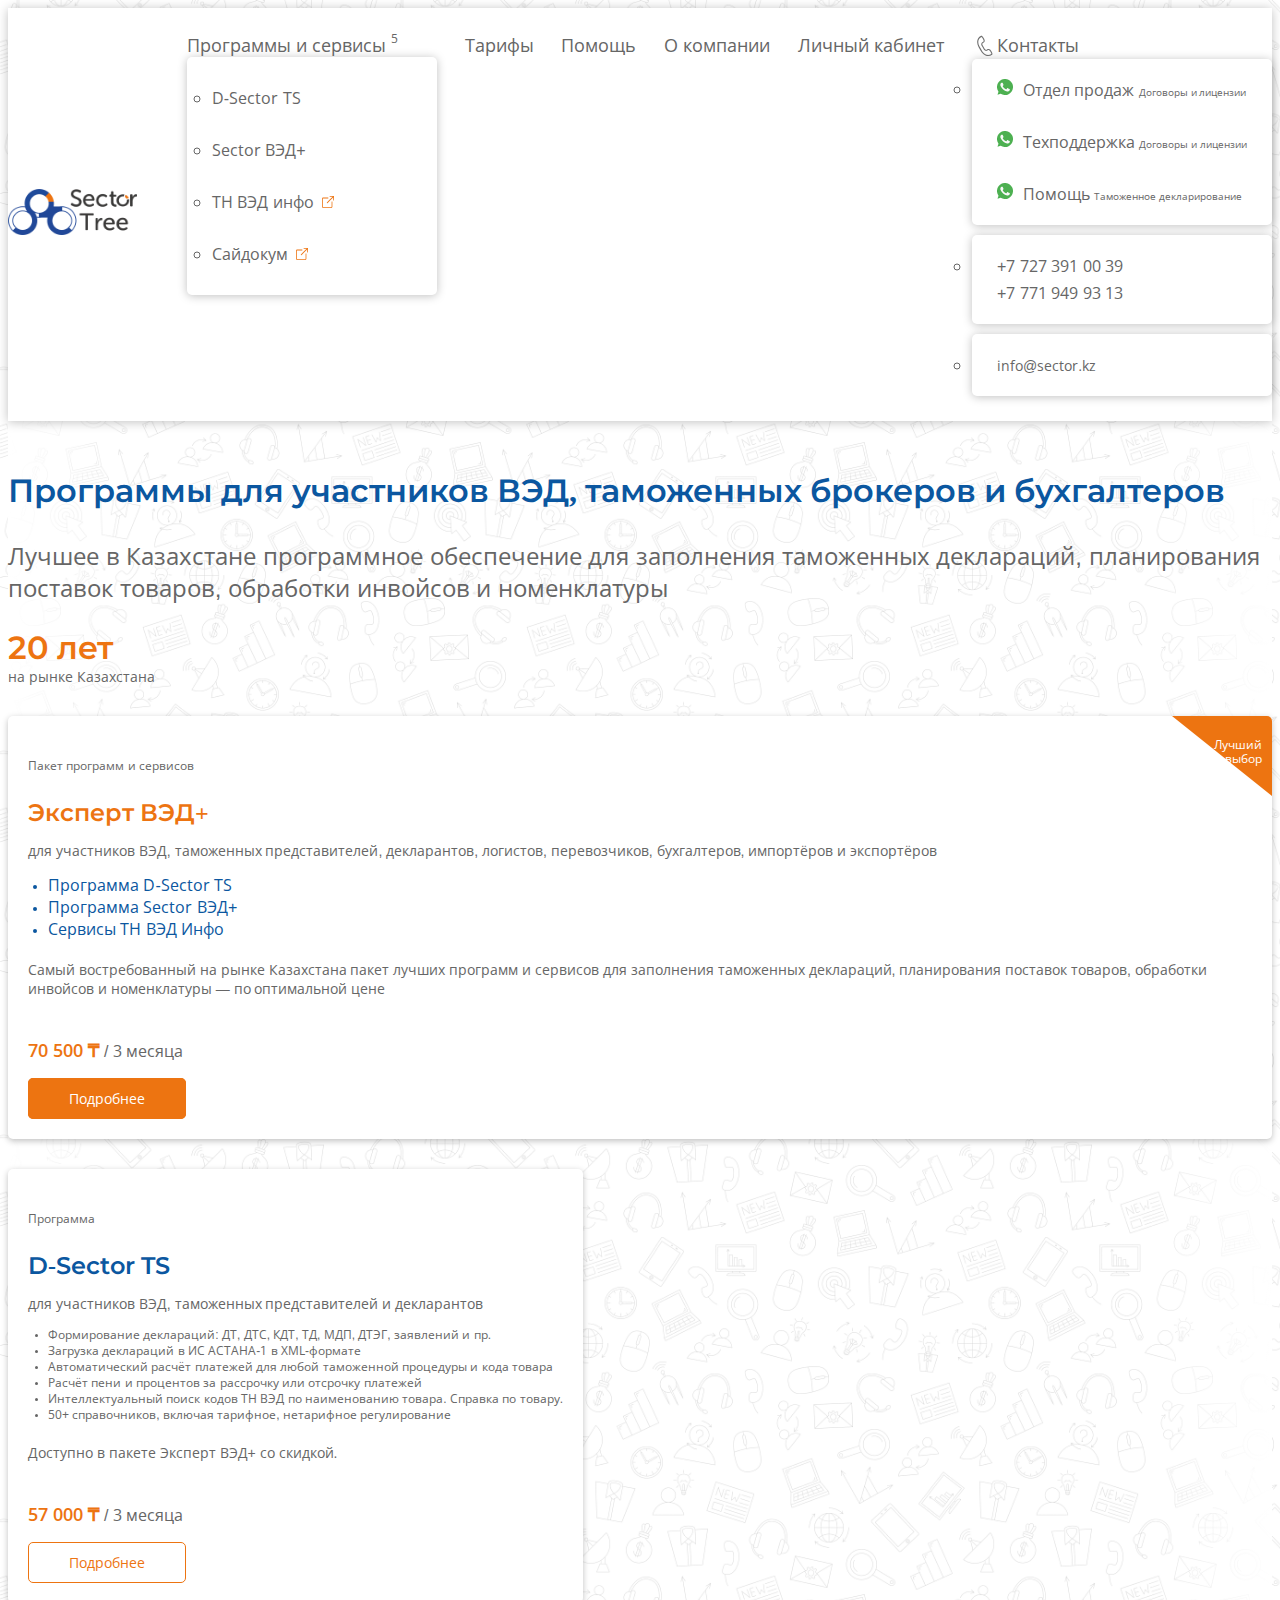
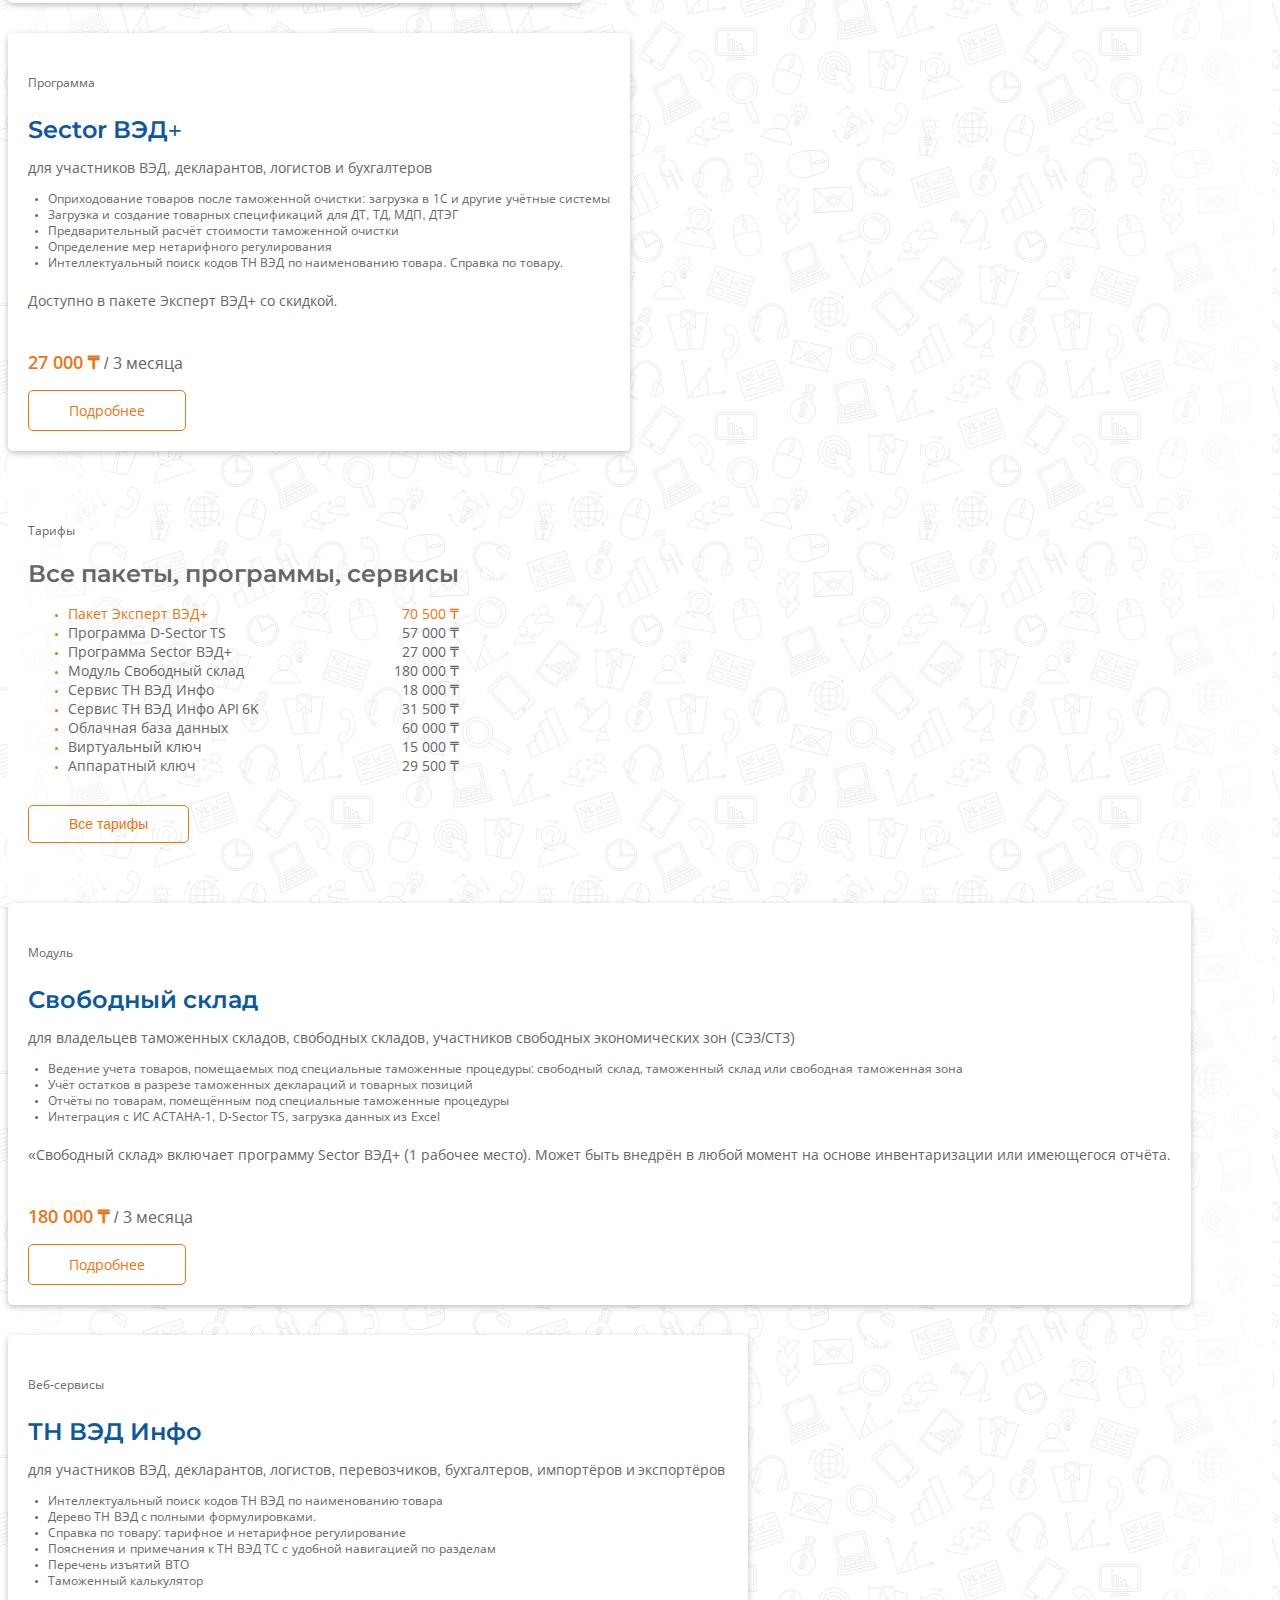
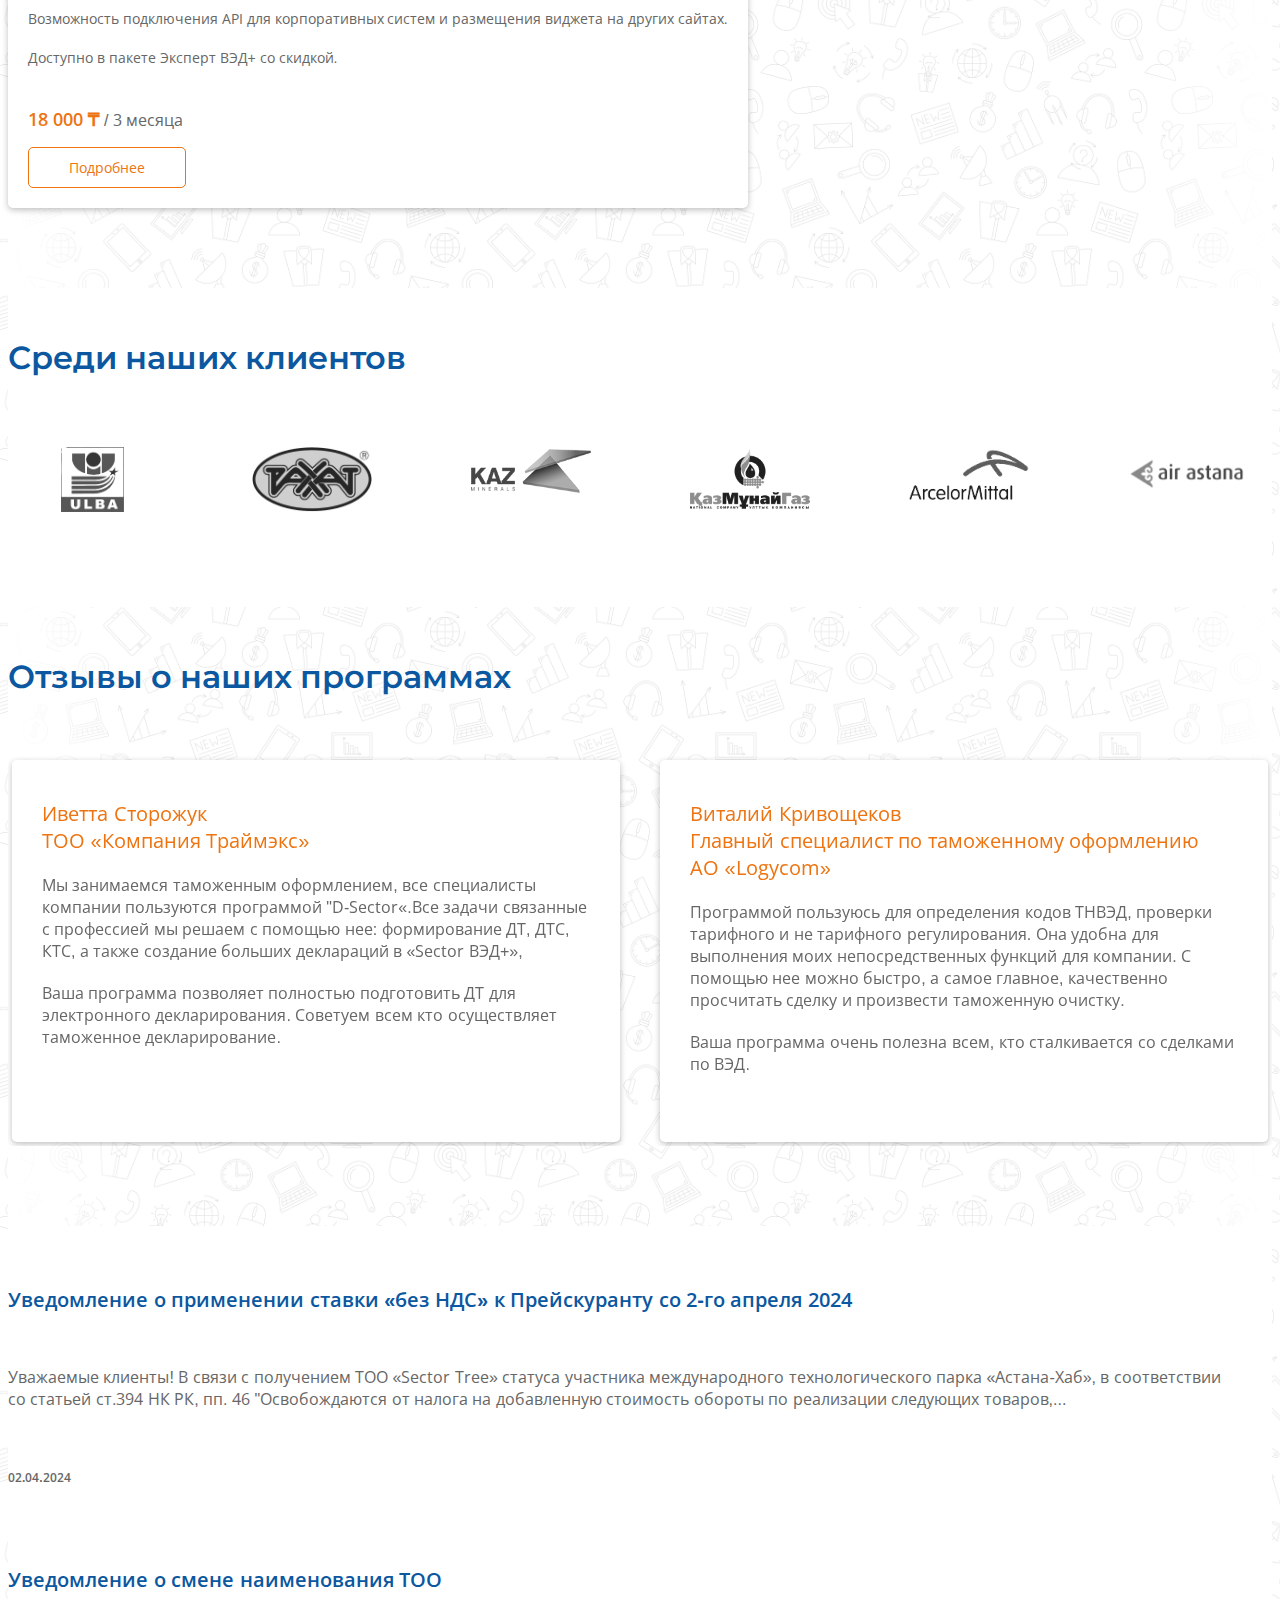
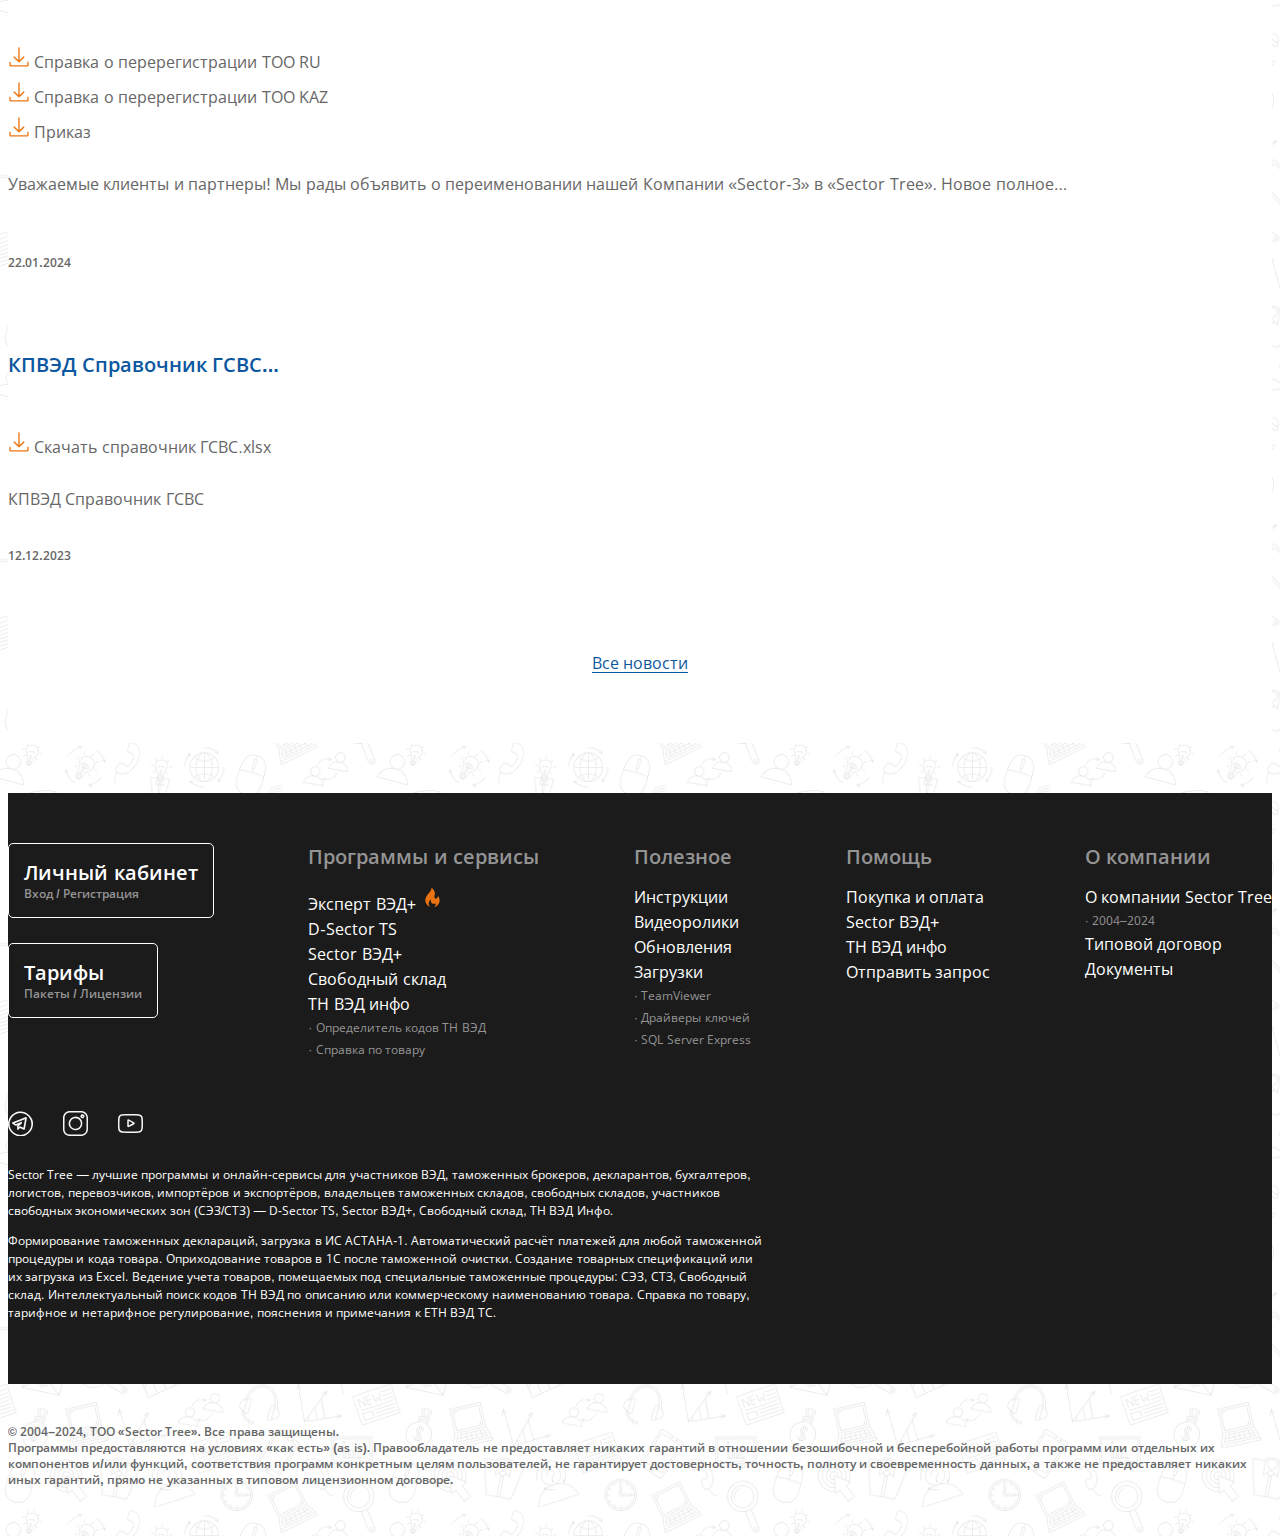
<file: index.html>
<!DOCTYPE html>
<html lang="ru">
  <head>
    <meta charset="UTF-8" />
    <meta name="viewport" content="width=device-width, initial-scale=1.0" />
    <link
      href="https://cdn.jsdelivr.net/npm/bootstrap@5.0.2/dist/css/bootstrap.min.css"
      rel="stylesheet"
      integrity="sha384-EVSTQN3/azprG1Anm3QDgpJLIm9Nao0Yz1ztcQTwFspd3yD65VohhpuuCOmLASjC"
      crossorigin="anonymous"
    />
    <link
  rel="stylesheet"
  href="https://cdn.jsdelivr.net/npm/swiper@11/swiper-bundle.min.css"
/>
    <link href="/css/style.css" rel="stylesheet" />
    <script
      defer
      src="https://cdn.jsdelivr.net/npm/bootstrap@5.0.2/dist/js/bootstrap.bundle.min.js"
      integrity="sha384-MrcW6ZMFYlzcLA8Nl+NtUVF0sA7MsXsP1UyJoMp4YLEuNSfAP+JcXn/tWtIaxVXM"
      crossorigin="anonymous"
    ></script>
    <script defer src="https://cdn.jsdelivr.net/npm/swiper@11/swiper-bundle.min.js"></script>
    <script defer src="/js/main.js"></script>
    <title>Sector - www.sector.kz</title>
    <link rel="shortcut icon" href="images/favicon.ico">
  </head>
  <body>
    <div class="dark-overlay"></div>
    <header class="header">
      <div class="container header__container">
        <div class="header__logo">
          <a href="https://www.sector.kz/" class="header__logo-link">
            <img src="images/logo.png" alt="logo" class="header__logo-image" />
          </a>
        </div>
        <div class="header__content">
          <ul class="header__list list-reset">
            <li class="header__item">
              <a
                href="#"
                class="header__link header__link-dropdown"
                data-bs-toggle="dropdown"
                >Программы и&nbsp;сервисы <span class="header__link-span">5</span></a
              >
              <ul class="dropdown-menu header__dropdown-list">
                <li class="header__dropdown-item">
                  <a class="dropdown-item header__dropdown-link" href="https://d.sector.kz/"
                    >D-Sector TS</a
                  >
                </li>
                <li class="header__dropdown-item">
                  <a class="dropdown-item header__dropdown-link" href="https://ved.sector.kz/"
                    >Sector ВЭД+</a
                  >
                </li>
                <li class="header__dropdown-item">
                  <a class="dropdown-item header__dropdown-link header__dropdown-link--spec" href="https://tnved.info/"
                    >ТН&nbsp;ВЭД инфо
                  </a>
                </li>
                <li class="header__dropdown-item">
                  <a class="dropdown-item header__dropdown-link header__dropdown-link--spec" href="https://sidocum.kz/"
                    >Сайдокум
                  </a>
                </li>
              </ul>
            </li>
            <li class="header__item">
              <a href="#" class="header__link">Тарифы</a>
            </li>
            <li class="header__item">
              <a href="https://my.sector.kz/support" class="header__link">Помощь</a>
            </li>
            <li class="header__item">
              <a href="team.html" class="header__link">О&nbsp;компании</a>
            </li>
            <li class="header__item">
              <a href="https://my.sector.kz/" class="header__link">Личный кабинет</a>
            </li>
            <li class="header__item">
              <a
                href="#"
                class="header__link header__link-dropdown--phone header__link-dropdown"
                data-bs-toggle="dropdown"
                id="phoneDropdownToggle"
              >
                <svg
                  width="25"
                  height="26"
                  viewBox="0 0 25 26"

                  xmlns="http://www.w3.org/2000/svg"
                >
                  <path
                    opacity="0.945"
                    fill-rule="evenodd"
                    clip-rule="evenodd"
                    d="M9.05762 2.86816C9.55024 2.80733 9.9897 2.9294 10.376 3.23437C11.104 3.9494 11.6817 4.77135 12.1094 5.70019C12.5308 6.427 12.7424 7.20825 12.7441 8.04394C12.6842 8.67261 12.3994 9.16899 11.8896 9.5332C11.4665 9.77734 11.0433 10.0215 10.6201 10.2656C10.2124 10.8296 10.1716 11.4237 10.498 12.0478C11.2753 13.3582 12.0403 14.6766 12.793 16.0029C13.1218 16.4947 13.5775 16.7876 14.1602 16.8818C14.71 16.6598 15.2389 16.3913 15.7471 16.0762C16.6438 15.7617 17.4413 15.9245 18.1396 16.5645C18.9703 17.4935 19.6457 18.527 20.166 19.665C20.3738 20.1503 20.4552 20.6549 20.4102 21.1787C20.3521 21.4088 20.2544 21.6205 20.1172 21.8135C18.2282 23.1064 16.1855 23.4075 13.9893 22.7168C12.1899 22.0079 10.7332 20.8604 9.61914 19.2744C8.55288 17.5327 7.51123 15.7749 6.49414 14.001C5.64653 12.4742 5.19897 10.8385 5.15137 9.09375C5.21816 6.22378 6.52026 4.14857 9.05762 2.86816ZM9.35059 3.94238C9.63325 4.0534 9.86924 4.23244 10.0586 4.47949C10.631 5.26591 11.103 6.11225 11.4746 7.01855C11.6698 7.47139 11.6861 7.9271 11.5234 8.38574C11.015 8.7499 10.4861 9.08359 9.93652 9.38672C9.23403 10.1314 9.01431 11.0022 9.27734 11.999C9.33179 12.2055 9.41313 12.4008 9.52148 12.585C10.3353 13.9847 11.1491 15.3844 11.9629 16.7842C12.7453 17.7828 13.7462 18.1165 14.9658 17.7852C15.4401 17.4992 15.9284 17.2387 16.4307 17.0039C16.7231 16.9766 16.9835 17.058 17.2119 17.248C18.0283 18.0812 18.6712 19.0333 19.1406 20.1045C19.2759 20.4012 19.3248 20.7105 19.2871 21.0322C17.1523 22.35 15.0283 22.3256 12.915 20.959C12.494 20.652 12.0872 20.3265 11.6943 19.9824C11.2224 19.5014 10.7911 18.9887 10.4004 18.4443C9.38809 16.7643 8.39526 15.0716 7.42188 13.3662C6.69048 12.0349 6.30801 10.6107 6.27441 9.09375C6.29873 6.7689 7.32412 5.05178 9.35059 3.94238Z"

                  />
                </svg>
                Контакты</a
              >
              <ul
                class="dropdown-menu header__dropdown-list--phone"
                id="phoneDropdownMenu"
              >
                <li class="header__dropdown-item header__dropdown-item--phone">
                  <ul
                    class="header__dropdown-list header__dropdown-list--phone-new list-reset"
                  >
                    <li
                      class="header__dropdown-item header__dropdown-item--flex"
                    >
                      <svg
                        width="16"
                        height="16"
                        viewBox="0 0 16 16"
                        fill="none"
                        xmlns="http://www.w3.org/2000/svg"
                      >
                        <g clip-path="url(#clip0_170_1013)">
                          <path
                            opacity="0.994"
                            fill-rule="evenodd"
                            clip-rule="evenodd"
                            d="M7.29688 -0.015625C7.75522 -0.015625 8.21353 -0.015625 8.67188 -0.015625C11.8052 0.376275 14.0396 2.00128 15.375 4.85938C15.6967 5.64638 15.8999 6.45888 15.9844 7.29688C15.9844 7.75522 15.9844 8.21353 15.9844 8.67188C15.5925 11.8052 13.9675 14.0396 11.1094 15.375C10.3224 15.6967 9.50988 15.8999 8.67188 15.9844C8.21353 15.9844 7.75522 15.9844 7.29688 15.9844C6.00216 15.858 4.80422 15.4465 3.70312 14.75C3.65519 14.7212 3.60309 14.7055 3.54688 14.7031C2.53455 15.0197 1.52413 15.3427 0.515625 15.6719C0.820147 14.68 1.14306 13.6852 1.48438 12.6875C0.635622 11.4798 0.135622 10.1413 -0.015625 8.67188C-0.015625 8.21353 -0.015625 7.75522 -0.015625 7.29688C0.376275 4.16356 2.00128 1.92919 4.85938 0.59375C5.64638 0.271998 6.45888 0.0688728 7.29688 -0.015625Z"
                            fill="#4CAF50"
                          />
                          <path
                            fill-rule="evenodd"
                            clip-rule="evenodd"
                            d="M4.7344 3.64063C4.91177 3.63544 5.08887 3.64066 5.26565 3.65625C5.38718 3.65819 5.49655 3.69466 5.59377 3.76563C5.93152 4.47247 6.24402 5.19122 6.53127 5.92188C6.56346 6.07125 6.53221 6.20666 6.43752 6.32813C6.25127 6.5665 6.05337 6.79569 5.84377 7.01563C5.78627 7.08378 5.7498 7.16191 5.7344 7.25C6.43793 8.6721 7.53168 9.6721 9.01565 10.25C9.17921 10.2805 9.33546 10.2597 9.4844 10.1875C9.72184 9.92931 9.9354 9.65328 10.125 9.35938C10.3442 9.07722 10.6098 9.03035 10.9219 9.21875C11.4844 9.4896 12.0469 9.76041 12.6094 10.0313C12.6753 10.0669 12.7326 10.1138 12.7813 10.1719C12.8885 11.2098 12.4562 11.9129 11.4844 12.2813C11.0184 12.4583 10.5392 12.4999 10.0469 12.4063C8.57049 12.0817 7.2684 11.4255 6.14065 10.4375C5.1638 9.53913 4.35652 8.5131 3.71877 7.35938C3.45518 6.80513 3.33018 6.22181 3.34377 5.60938C3.4188 4.81794 3.77818 4.19813 4.4219 3.75C4.53065 3.71553 4.6348 3.6791 4.7344 3.64063Z"
                            fill="#F9F9F9"
                          />
                        </g>
                        <defs>
                          <clipPath id="clip0_170_1013">
                            <rect width="16" height="16" fill="white" />
                          </clipPath>
                        </defs>
                      </svg>

                      <div class="header__dropdown-box">
                        <a
                          class="dropdown-item header__dropdown-link header__dropdown-link-margin"
                          href="#"
                        >
                          Отдел продаж</a
                        >
                        <span class="header__dropdown-span">
                          Договоры и&nbsp;лицензии
                        </span>
                      </div>
                    </li>
                    <li
                      class="header__dropdown-item header__dropdown-item--flex"
                    >
                      <svg
                        width="16"
                        height="16"
                        viewBox="0 0 16 16"
                        fill="none"
                        xmlns="http://www.w3.org/2000/svg"
                      >
                        <g clip-path="url(#clip0_170_1013)">
                          <path
                            opacity="0.994"
                            fill-rule="evenodd"
                            clip-rule="evenodd"
                            d="M7.29688 -0.015625C7.75522 -0.015625 8.21353 -0.015625 8.67188 -0.015625C11.8052 0.376275 14.0396 2.00128 15.375 4.85938C15.6967 5.64638 15.8999 6.45888 15.9844 7.29688C15.9844 7.75522 15.9844 8.21353 15.9844 8.67188C15.5925 11.8052 13.9675 14.0396 11.1094 15.375C10.3224 15.6967 9.50988 15.8999 8.67188 15.9844C8.21353 15.9844 7.75522 15.9844 7.29688 15.9844C6.00216 15.858 4.80422 15.4465 3.70312 14.75C3.65519 14.7212 3.60309 14.7055 3.54688 14.7031C2.53455 15.0197 1.52413 15.3427 0.515625 15.6719C0.820147 14.68 1.14306 13.6852 1.48438 12.6875C0.635622 11.4798 0.135622 10.1413 -0.015625 8.67188C-0.015625 8.21353 -0.015625 7.75522 -0.015625 7.29688C0.376275 4.16356 2.00128 1.92919 4.85938 0.59375C5.64638 0.271998 6.45888 0.0688728 7.29688 -0.015625Z"
                            fill="#4CAF50"
                          />
                          <path
                            fill-rule="evenodd"
                            clip-rule="evenodd"
                            d="M4.7344 3.64063C4.91177 3.63544 5.08887 3.64066 5.26565 3.65625C5.38718 3.65819 5.49655 3.69466 5.59377 3.76563C5.93152 4.47247 6.24402 5.19122 6.53127 5.92188C6.56346 6.07125 6.53221 6.20666 6.43752 6.32813C6.25127 6.5665 6.05337 6.79569 5.84377 7.01563C5.78627 7.08378 5.7498 7.16191 5.7344 7.25C6.43793 8.6721 7.53168 9.6721 9.01565 10.25C9.17921 10.2805 9.33546 10.2597 9.4844 10.1875C9.72184 9.92931 9.9354 9.65328 10.125 9.35938C10.3442 9.07722 10.6098 9.03035 10.9219 9.21875C11.4844 9.4896 12.0469 9.76041 12.6094 10.0313C12.6753 10.0669 12.7326 10.1138 12.7813 10.1719C12.8885 11.2098 12.4562 11.9129 11.4844 12.2813C11.0184 12.4583 10.5392 12.4999 10.0469 12.4063C8.57049 12.0817 7.2684 11.4255 6.14065 10.4375C5.1638 9.53913 4.35652 8.5131 3.71877 7.35938C3.45518 6.80513 3.33018 6.22181 3.34377 5.60938C3.4188 4.81794 3.77818 4.19813 4.4219 3.75C4.53065 3.71553 4.6348 3.6791 4.7344 3.64063Z"
                            fill="#F9F9F9"
                          />
                        </g>
                        <defs>
                          <clipPath id="clip0_170_1013">
                            <rect width="16" height="16" fill="white" />
                          </clipPath>
                        </defs>
                      </svg>

                      <div class="header__dropdown-box">
                        <a
                          class="dropdown-item header__dropdown-link header__dropdown-link-margin"
                          href="#"
                          >Техподдержка</a
                        >
                        <span class="header__dropdown-span">
                          Договоры и&nbsp;лицензии
                        </span>
                      </div>
                    </li>
                    <li
                      class="header__dropdown-item header__dropdown-item--flex"
                    >
                      <svg
                        width="16"
                        height="16"
                        viewBox="0 0 16 16"
                        fill="none"
                        xmlns="http://www.w3.org/2000/svg"
                      >
                        <g clip-path="url(#clip0_170_1013)">
                          <path
                            opacity="0.994"
                            fill-rule="evenodd"
                            clip-rule="evenodd"
                            d="M7.29688 -0.015625C7.75522 -0.015625 8.21353 -0.015625 8.67188 -0.015625C11.8052 0.376275 14.0396 2.00128 15.375 4.85938C15.6967 5.64638 15.8999 6.45888 15.9844 7.29688C15.9844 7.75522 15.9844 8.21353 15.9844 8.67188C15.5925 11.8052 13.9675 14.0396 11.1094 15.375C10.3224 15.6967 9.50988 15.8999 8.67188 15.9844C8.21353 15.9844 7.75522 15.9844 7.29688 15.9844C6.00216 15.858 4.80422 15.4465 3.70312 14.75C3.65519 14.7212 3.60309 14.7055 3.54688 14.7031C2.53455 15.0197 1.52413 15.3427 0.515625 15.6719C0.820147 14.68 1.14306 13.6852 1.48438 12.6875C0.635622 11.4798 0.135622 10.1413 -0.015625 8.67188C-0.015625 8.21353 -0.015625 7.75522 -0.015625 7.29688C0.376275 4.16356 2.00128 1.92919 4.85938 0.59375C5.64638 0.271998 6.45888 0.0688728 7.29688 -0.015625Z"
                            fill="#4CAF50"
                          />
                          <path
                            fill-rule="evenodd"
                            clip-rule="evenodd"
                            d="M4.7344 3.64063C4.91177 3.63544 5.08887 3.64066 5.26565 3.65625C5.38718 3.65819 5.49655 3.69466 5.59377 3.76563C5.93152 4.47247 6.24402 5.19122 6.53127 5.92188C6.56346 6.07125 6.53221 6.20666 6.43752 6.32813C6.25127 6.5665 6.05337 6.79569 5.84377 7.01563C5.78627 7.08378 5.7498 7.16191 5.7344 7.25C6.43793 8.6721 7.53168 9.6721 9.01565 10.25C9.17921 10.2805 9.33546 10.2597 9.4844 10.1875C9.72184 9.92931 9.9354 9.65328 10.125 9.35938C10.3442 9.07722 10.6098 9.03035 10.9219 9.21875C11.4844 9.4896 12.0469 9.76041 12.6094 10.0313C12.6753 10.0669 12.7326 10.1138 12.7813 10.1719C12.8885 11.2098 12.4562 11.9129 11.4844 12.2813C11.0184 12.4583 10.5392 12.4999 10.0469 12.4063C8.57049 12.0817 7.2684 11.4255 6.14065 10.4375C5.1638 9.53913 4.35652 8.5131 3.71877 7.35938C3.45518 6.80513 3.33018 6.22181 3.34377 5.60938C3.4188 4.81794 3.77818 4.19813 4.4219 3.75C4.53065 3.71553 4.6348 3.6791 4.7344 3.64063Z"
                            fill="#F9F9F9"
                          />
                        </g>
                        <defs>
                          <clipPath id="clip0_170_1013">
                            <rect width="16" height="16" fill="white" />
                          </clipPath>
                        </defs>
                      </svg>

                      <div class="header__dropdown-box">
                        <a
                          class="dropdown-item header__dropdown-link header__dropdown-link-margin"
                          href="#"
                          >Помощь
                        </a>
                        <span class="header__dropdown-span">
                          Таможенное декларирование
                        </span>
                      </div>
                    </li>
                  </ul>
                </li>
                <li class="header__dropdown-item header__dropdown-item--phone">
                  <ul
                    class="header__dropdown-list header__dropdown-list--phone-new list-reset"
                  >
                    <li
                      class="header__dropdown-item header__dropdown-item--tel"
                    >
                      <a
                        class="dropdown-item header__dropdown-link header__dropdown-link--tel"
                        href="tel:+77273910039"
                        >+7&nbsp;727&nbsp;391 00&nbsp;39</a
                      >
                    </li>
                    <li
                      class="header__dropdown-item header__dropdown-item--tel"
                    >
                      <a
                        class="dropdown-item header__dropdown-link header__dropdown-link--tel"
                        href="tel:+77719499313"
                        >+7&nbsp;771&nbsp;949 93&nbsp;13</a
                      >
                    </li>
                  </ul>
                </li>
                <li class="header__dropdown-item header__dropdown-item--phone">
                  <ul
                    class="header__dropdown-list header__dropdown-list--phone-new list-reset"
                  >
                    <li class="header__dropdown-item">
                      <a
                        class="dropdown-item header__dropdown-link header__dropdown-link--mail"
                        href="mailto:info@sector.kz"
                        >info@sector.kz
                      </a>
                    </li>
                  </ul>
                </li>
              </ul>
            </li>
          </ul>
        </div>
        <div class="header__mobile">
          <a href="https://www.sector.kz/" class="header__mobile-logo">
            <img
              src="images/logo-mobile.png"
              alt="logo"
              class="header__mobile-image"
            />
          </a>
          <p class="header__date">
            <span class="header__date-number">20&nbsp;лет</span><br />
            на&nbsp;рынке Казахстана
          </p>
          <div class="header__icons">
            <a class="header__icon-phone header__icon" data-bs-toggle="dropdown" href="#" role="button"
              ><svg
                width="25"
                height="26"
                viewBox="0 0 25 26"
                fill="none"
                xmlns="http://www.w3.org/2000/svg"
              >
                <path
                  opacity="0.945"
                  fill-rule="evenodd"
                  clip-rule="evenodd"
                  d="M9.05762 2.86816C9.55024 2.80733 9.9897 2.9294 10.376 3.23437C11.104 3.9494 11.6817 4.77135 12.1094 5.70019C12.5308 6.427 12.7424 7.20825 12.7441 8.04394C12.6842 8.67261 12.3994 9.16899 11.8896 9.5332C11.4665 9.77734 11.0433 10.0215 10.6201 10.2656C10.2124 10.8296 10.1716 11.4237 10.498 12.0478C11.2753 13.3582 12.0403 14.6766 12.793 16.0029C13.1218 16.4947 13.5775 16.7876 14.1602 16.8818C14.71 16.6598 15.2389 16.3913 15.7471 16.0762C16.6438 15.7617 17.4413 15.9245 18.1396 16.5645C18.9703 17.4935 19.6457 18.527 20.166 19.665C20.3738 20.1503 20.4552 20.6549 20.4102 21.1787C20.3521 21.4088 20.2544 21.6205 20.1172 21.8135C18.2282 23.1064 16.1855 23.4075 13.9893 22.7168C12.1899 22.0079 10.7332 20.8604 9.61914 19.2744C8.55288 17.5327 7.51123 15.7749 6.49414 14.001C5.64653 12.4742 5.19897 10.8385 5.15137 9.09375C5.21816 6.22378 6.52026 4.14857 9.05762 2.86816ZM9.35059 3.94238C9.63325 4.0534 9.86924 4.23244 10.0586 4.47949C10.631 5.26591 11.103 6.11225 11.4746 7.01855C11.6698 7.47139 11.6861 7.9271 11.5234 8.38574C11.015 8.7499 10.4861 9.08359 9.93652 9.38672C9.23403 10.1314 9.01431 11.0022 9.27734 11.999C9.33179 12.2055 9.41313 12.4008 9.52148 12.585C10.3353 13.9847 11.1491 15.3844 11.9629 16.7842C12.7453 17.7828 13.7462 18.1165 14.9658 17.7852C15.4401 17.4992 15.9284 17.2387 16.4307 17.0039C16.7231 16.9766 16.9835 17.058 17.2119 17.248C18.0283 18.0812 18.6712 19.0333 19.1406 20.1045C19.2759 20.4012 19.3248 20.7105 19.2871 21.0322C17.1523 22.35 15.0283 22.3256 12.915 20.959C12.494 20.652 12.0872 20.3265 11.6943 19.9824C11.2224 19.5014 10.7911 18.9887 10.4004 18.4443C9.38809 16.7643 8.39526 15.0716 7.42188 13.3662C6.69048 12.0349 6.30801 10.6107 6.27441 9.09375C6.29873 6.7689 7.32412 5.05178 9.35059 3.94238Z"
                  fill="#666666"
                />
              </svg>
            </a>
            <ul
            
            class="dropdown-menu header__dropdown-list--phone header-burger__list-phone"
          >
            <li class="header__dropdown-item header__dropdown-item--phone">
              <ul
                class="header__dropdown-list header__dropdown-list--phone-new list-reset"
              >
                <li
                  class="header__dropdown-item header__dropdown-item--flex"
                >
                  <svg
                    width="16"
                    height="16"
                    viewBox="0 0 16 16"
                    fill="none"
                    xmlns="http://www.w3.org/2000/svg"
                  >
                    <g clip-path="url(#clip0_170_1013)">
                      <path
                        opacity="0.994"
                        fill-rule="evenodd"
                        clip-rule="evenodd"
                        d="M7.29688 -0.015625C7.75522 -0.015625 8.21353 -0.015625 8.67188 -0.015625C11.8052 0.376275 14.0396 2.00128 15.375 4.85938C15.6967 5.64638 15.8999 6.45888 15.9844 7.29688C15.9844 7.75522 15.9844 8.21353 15.9844 8.67188C15.5925 11.8052 13.9675 14.0396 11.1094 15.375C10.3224 15.6967 9.50988 15.8999 8.67188 15.9844C8.21353 15.9844 7.75522 15.9844 7.29688 15.9844C6.00216 15.858 4.80422 15.4465 3.70312 14.75C3.65519 14.7212 3.60309 14.7055 3.54688 14.7031C2.53455 15.0197 1.52413 15.3427 0.515625 15.6719C0.820147 14.68 1.14306 13.6852 1.48438 12.6875C0.635622 11.4798 0.135622 10.1413 -0.015625 8.67188C-0.015625 8.21353 -0.015625 7.75522 -0.015625 7.29688C0.376275 4.16356 2.00128 1.92919 4.85938 0.59375C5.64638 0.271998 6.45888 0.0688728 7.29688 -0.015625Z"
                        fill="#4CAF50"
                      />
                      <path
                        fill-rule="evenodd"
                        clip-rule="evenodd"
                        d="M4.7344 3.64063C4.91177 3.63544 5.08887 3.64066 5.26565 3.65625C5.38718 3.65819 5.49655 3.69466 5.59377 3.76563C5.93152 4.47247 6.24402 5.19122 6.53127 5.92188C6.56346 6.07125 6.53221 6.20666 6.43752 6.32813C6.25127 6.5665 6.05337 6.79569 5.84377 7.01563C5.78627 7.08378 5.7498 7.16191 5.7344 7.25C6.43793 8.6721 7.53168 9.6721 9.01565 10.25C9.17921 10.2805 9.33546 10.2597 9.4844 10.1875C9.72184 9.92931 9.9354 9.65328 10.125 9.35938C10.3442 9.07722 10.6098 9.03035 10.9219 9.21875C11.4844 9.4896 12.0469 9.76041 12.6094 10.0313C12.6753 10.0669 12.7326 10.1138 12.7813 10.1719C12.8885 11.2098 12.4562 11.9129 11.4844 12.2813C11.0184 12.4583 10.5392 12.4999 10.0469 12.4063C8.57049 12.0817 7.2684 11.4255 6.14065 10.4375C5.1638 9.53913 4.35652 8.5131 3.71877 7.35938C3.45518 6.80513 3.33018 6.22181 3.34377 5.60938C3.4188 4.81794 3.77818 4.19813 4.4219 3.75C4.53065 3.71553 4.6348 3.6791 4.7344 3.64063Z"
                        fill="#F9F9F9"
                      />
                    </g>
                    <defs>
                      <clipPath id="clip0_170_1013">
                        <rect width="16" height="16" fill="white" />
                      </clipPath>
                    </defs>
                  </svg>

                  <div class="header__dropdown-box">
                    <a
                      class="dropdown-item header__dropdown-link header__dropdown-link-margin"
                      href="#"
                    >
                      Отдел продаж</a
                    >
                    <span class="header__dropdown-span">
                      Договоры и&nbsp;лицензии
                    </span>
                  </div>
                </li>
                <li
                  class="header__dropdown-item header__dropdown-item--flex"
                >
                  <svg
                    width="16"
                    height="16"
                    viewBox="0 0 16 16"
                    fill="none"
                    xmlns="http://www.w3.org/2000/svg"
                  >
                    <g clip-path="url(#clip0_170_1013)">
                      <path
                        opacity="0.994"
                        fill-rule="evenodd"
                        clip-rule="evenodd"
                        d="M7.29688 -0.015625C7.75522 -0.015625 8.21353 -0.015625 8.67188 -0.015625C11.8052 0.376275 14.0396 2.00128 15.375 4.85938C15.6967 5.64638 15.8999 6.45888 15.9844 7.29688C15.9844 7.75522 15.9844 8.21353 15.9844 8.67188C15.5925 11.8052 13.9675 14.0396 11.1094 15.375C10.3224 15.6967 9.50988 15.8999 8.67188 15.9844C8.21353 15.9844 7.75522 15.9844 7.29688 15.9844C6.00216 15.858 4.80422 15.4465 3.70312 14.75C3.65519 14.7212 3.60309 14.7055 3.54688 14.7031C2.53455 15.0197 1.52413 15.3427 0.515625 15.6719C0.820147 14.68 1.14306 13.6852 1.48438 12.6875C0.635622 11.4798 0.135622 10.1413 -0.015625 8.67188C-0.015625 8.21353 -0.015625 7.75522 -0.015625 7.29688C0.376275 4.16356 2.00128 1.92919 4.85938 0.59375C5.64638 0.271998 6.45888 0.0688728 7.29688 -0.015625Z"
                        fill="#4CAF50"
                      />
                      <path
                        fill-rule="evenodd"
                        clip-rule="evenodd"
                        d="M4.7344 3.64063C4.91177 3.63544 5.08887 3.64066 5.26565 3.65625C5.38718 3.65819 5.49655 3.69466 5.59377 3.76563C5.93152 4.47247 6.24402 5.19122 6.53127 5.92188C6.56346 6.07125 6.53221 6.20666 6.43752 6.32813C6.25127 6.5665 6.05337 6.79569 5.84377 7.01563C5.78627 7.08378 5.7498 7.16191 5.7344 7.25C6.43793 8.6721 7.53168 9.6721 9.01565 10.25C9.17921 10.2805 9.33546 10.2597 9.4844 10.1875C9.72184 9.92931 9.9354 9.65328 10.125 9.35938C10.3442 9.07722 10.6098 9.03035 10.9219 9.21875C11.4844 9.4896 12.0469 9.76041 12.6094 10.0313C12.6753 10.0669 12.7326 10.1138 12.7813 10.1719C12.8885 11.2098 12.4562 11.9129 11.4844 12.2813C11.0184 12.4583 10.5392 12.4999 10.0469 12.4063C8.57049 12.0817 7.2684 11.4255 6.14065 10.4375C5.1638 9.53913 4.35652 8.5131 3.71877 7.35938C3.45518 6.80513 3.33018 6.22181 3.34377 5.60938C3.4188 4.81794 3.77818 4.19813 4.4219 3.75C4.53065 3.71553 4.6348 3.6791 4.7344 3.64063Z"
                        fill="#F9F9F9"
                      />
                    </g>
                    <defs>
                      <clipPath id="clip0_170_1013">
                        <rect width="16" height="16" fill="white" />
                      </clipPath>
                    </defs>
                  </svg>

                  <div class="header__dropdown-box">
                    <a
                      class="dropdown-item header__dropdown-link header__dropdown-link-margin"
                      href="#"
                      >Техподдержка</a
                    >
                    <span class="header__dropdown-span">
                      Договоры и&nbsp;лицензии
                    </span>
                  </div>
                </li>
                <li
                  class="header__dropdown-item header__dropdown-item--flex"
                >
                  <svg
                    width="16"
                    height="16"
                    viewBox="0 0 16 16"
                    fill="none"
                    xmlns="http://www.w3.org/2000/svg"
                  >
                    <g clip-path="url(#clip0_170_1013)">
                      <path
                        opacity="0.994"
                        fill-rule="evenodd"
                        clip-rule="evenodd"
                        d="M7.29688 -0.015625C7.75522 -0.015625 8.21353 -0.015625 8.67188 -0.015625C11.8052 0.376275 14.0396 2.00128 15.375 4.85938C15.6967 5.64638 15.8999 6.45888 15.9844 7.29688C15.9844 7.75522 15.9844 8.21353 15.9844 8.67188C15.5925 11.8052 13.9675 14.0396 11.1094 15.375C10.3224 15.6967 9.50988 15.8999 8.67188 15.9844C8.21353 15.9844 7.75522 15.9844 7.29688 15.9844C6.00216 15.858 4.80422 15.4465 3.70312 14.75C3.65519 14.7212 3.60309 14.7055 3.54688 14.7031C2.53455 15.0197 1.52413 15.3427 0.515625 15.6719C0.820147 14.68 1.14306 13.6852 1.48438 12.6875C0.635622 11.4798 0.135622 10.1413 -0.015625 8.67188C-0.015625 8.21353 -0.015625 7.75522 -0.015625 7.29688C0.376275 4.16356 2.00128 1.92919 4.85938 0.59375C5.64638 0.271998 6.45888 0.0688728 7.29688 -0.015625Z"
                        fill="#4CAF50"
                      />
                      <path
                        fill-rule="evenodd"
                        clip-rule="evenodd"
                        d="M4.7344 3.64063C4.91177 3.63544 5.08887 3.64066 5.26565 3.65625C5.38718 3.65819 5.49655 3.69466 5.59377 3.76563C5.93152 4.47247 6.24402 5.19122 6.53127 5.92188C6.56346 6.07125 6.53221 6.20666 6.43752 6.32813C6.25127 6.5665 6.05337 6.79569 5.84377 7.01563C5.78627 7.08378 5.7498 7.16191 5.7344 7.25C6.43793 8.6721 7.53168 9.6721 9.01565 10.25C9.17921 10.2805 9.33546 10.2597 9.4844 10.1875C9.72184 9.92931 9.9354 9.65328 10.125 9.35938C10.3442 9.07722 10.6098 9.03035 10.9219 9.21875C11.4844 9.4896 12.0469 9.76041 12.6094 10.0313C12.6753 10.0669 12.7326 10.1138 12.7813 10.1719C12.8885 11.2098 12.4562 11.9129 11.4844 12.2813C11.0184 12.4583 10.5392 12.4999 10.0469 12.4063C8.57049 12.0817 7.2684 11.4255 6.14065 10.4375C5.1638 9.53913 4.35652 8.5131 3.71877 7.35938C3.45518 6.80513 3.33018 6.22181 3.34377 5.60938C3.4188 4.81794 3.77818 4.19813 4.4219 3.75C4.53065 3.71553 4.6348 3.6791 4.7344 3.64063Z"
                        fill="#F9F9F9"
                      />
                    </g>
                    <defs>
                      <clipPath id="clip0_170_1013">
                        <rect width="16" height="16" fill="white" />
                      </clipPath>
                    </defs>
                  </svg>

                  <div class="header__dropdown-box">
                    <a
                      class="dropdown-item header__dropdown-link header__dropdown-link-margin"
                      href="#"
                      >Помощь
                    </a>
                    <span class="header__dropdown-span">
                      Таможенное декларирование
                    </span>
                  </div>
                </li>
              </ul>
            </li>
            <li class="header__dropdown-item header__dropdown-item--phone">
              <ul
                class="header__dropdown-list header__dropdown-list--phone-new list-reset"
              >
                <li
                  class="header__dropdown-item header__dropdown-item--tel"
                >
                  <a
                    class="dropdown-item header__dropdown-link header__dropdown-link--tel"
                    href="tel:+77273910039"
                    >+7&nbsp;727&nbsp;391 00&nbsp;39</a
                  >
                </li>
                <li
                  class="header__dropdown-item header__dropdown-item--tel"
                >
                  <a
                    class="dropdown-item header__dropdown-link header__dropdown-link--tel"
                    href="tel:+77719499313"
                    >+7&nbsp;771&nbsp;949 93&nbsp;13</a
                  >
                </li>
              </ul>
            </li>
            <li class="header__dropdown-item header__dropdown-item--phone">
              <ul
                class="header__dropdown-list header__dropdown-list--phone-new list-reset"
              >
                <li class="header__dropdown-item">
                  <a
                    class="dropdown-item header__dropdown-link header__dropdown-link--mail"
                    href="mailto:info@sector.kz"
                    >info@sector.kz
                  </a>
                </li>
              </ul>
            </li>
          </ul>
            <a class="header__icon-btn header__icon" data-bs-toggle="dropdown" href="#" role="button">
              <svg
                width="27"
                height="28"
                viewBox="0 0 27 28"
                fill="none"
                xmlns="http://www.w3.org/2000/svg"
              >
                <path
                  opacity="0.974"
                  fill-rule="evenodd"
                  clip-rule="evenodd"
                  d="M21.9639 5.27246C17.0244 5.26367 12.0849 5.27246 7.14553 5.29883C6.79395 5.61524 6.79395 5.93164 7.14553 6.24805C12.085 6.28322 17.0244 6.28322 21.9639 6.24805C22.3823 5.9231 22.3823 5.59788 21.9639 5.27246Z"
                  fill="#666666"
                />
                <path
                  opacity="0.927"
                  fill-rule="evenodd"
                  clip-rule="evenodd"
                  d="M21.8584 13.2354C16.3037 13.2265 10.749 13.2354 5.19434 13.2617C4.75817 13.5307 4.723 13.8471 5.08887 14.2109C5.15916 14.2285 5.22951 14.2461 5.2998 14.2637C10.7842 14.2988 16.2686 14.2988 21.7529 14.2637C22.2074 14.1137 22.3217 13.8237 22.0957 13.3936C22.0086 13.3461 21.9295 13.2934 21.8584 13.2354Z"
                  fill="#666666"
                />
                <path
                  opacity="0.972"
                  fill-rule="evenodd"
                  clip-rule="evenodd"
                  d="M21.9638 21.7256C18.0439 21.7168 14.124 21.7256 10.2041 21.752C9.83887 22.0943 9.85643 22.4107 10.2568 22.7012C14.1591 22.7363 18.0615 22.7363 21.9638 22.7012C22.3815 22.3738 22.3815 22.0487 21.9638 21.7256Z"
                  fill="#666666"
                />
              </svg>
            </a>
            <ul class="dropdown-menu header-burger">
              <li class="header-burger__item"><a class="dropdown-item header-burger__link">Программы и&nbsp;сервисы <span class="header-burger__link-span">5</span></a>
              <ul class="header-burger__list-special">
                <li class="header-burger__item"><a class="dropdown-item header-burger__link" href="https://ved.sector.kz/">Эксперт ВЭД+</a></li>
                <li class="header-burger__item"><a class="dropdown-item header-burger__link" href="https://d.sector.kz/">D-Sector TS</a></li>
                <li class="header-burger__item"><a class="dropdown-item header-burger__link" href="https://ved.sector.kz/">Sector ВЭД+</a></li>
                <li class="header-burger__item"><a class="dropdown-item header-burger__link" href="https://sez.sector.kz/">Свободный склад</a></li>
                <li class="header-burger__item"><a class="dropdown-item header-burger__link header-burger__link-spec" href="https://tnved.info/">ТН&nbsp;ВЭД инфо</a></li>
              </ul>
              </li>
              <li class="header-burger__item"><a class="dropdown-item header-burger__link" href="https://d.sector.kz/">Тарифы</a></li>
              <li class="header-burger__item"><a class="dropdown-item header-burger__link" href="https://my.sector.kz/support">Помощь</a></li>
              <li class="header-burger__item"><a class="dropdown-item header-burger__link" href="team.html">О&nbsp;компании</a></li>
              <li class="header-burger__item"><a class="dropdown-item header-burger__link" href="https://my.sector.kz/">Личный кабинет</a></li>
            </ul>
          </div>
        </div>
      </div>
    </header>
    <main class="main">
      <section class="programms">
        <div class="container programms__container">
          <div class="programms__hero row">
            <div class="programms__info col-xl-7">
              <h1 class="programms__title title">
                Программы для участников ВЭД, таможенных брокеров и&nbsp;бухгалтеров
              </h1>
              <p class="programms__descr">
                Лучшее в&nbsp;Казахстане программное обеспечение для заполнения
                таможенных деклараций, планирования поставок товаров, обработки
                инвойсов и&nbsp;номенклатуры
              </p>
            </div>
            <div class="programms__date col-xl-2">
              <span class="programms__date-number">20&nbsp;лет</span><br />
              на&nbsp;рынке Казахстана
            </div>
          </div>
          <div class="programms__services">
            <div class="row programms__row">
              <div class="programms__card col-xxl-4 col-xl-6 col-lg-6 col-md-6">
                <div class="card card__best">
                  <p class="card__triangle">Лучший<br />выбор</p>
                  <div class="card__box">
                    <div class="card__main">
                      <div class="card__info">
                        <p class="card__tag">Пакет программ и&nbsp;сервисов</p>
                        <h3 class="card__caption card__caption-best">
                          Эксперт ВЭД+
                        </h3>
                        <p class="card__subcaption">
                          для участников ВЭД, таможенных представителей,
                          декларантов, логистов, перевозчиков, бухгалтеров,
                          импортёров и&nbsp;экспортёров
                        </p>
                      </div>
                      <div class="card__content">
                        <ul class="card__list card__list-best">
                          <li class="card__item card__item-best">
                            <p class="card__descr card__descr-best">
                              Программа D-Sector TS
                            </p>
                          </li>
                          <li class="card__item card__item-best">
                            <p class="card__descr card__descr-best">
                              Программа Sector ВЭД+
                            </p>
                          </li>
                          <li class="card__item card__item-best">
                            <p class="card__descr card__descr-best">
                              Сервисы ТН&nbsp;ВЭД Инфо
                            </p>
                          </li>
                        </ul>
                        <p class="card__text">
                          Самый востребованный на&nbsp;рынке Казахстана пакет лучших
                          программ и&nbsp;сервисов для заполнения таможенных
                          деклараций, планирования поставок товаров, обработки
                          инвойсов и&nbsp;номенклатуры&nbsp;&mdash; по&nbsp;оптимальной цене
                        </p>
                      </div>
                    </div>
                    <div class="card__order">
                      <p class="card__cost">
                        <span class="card__price">70&nbsp;500 ₸ </span>
                        <span class="card__time">/ 3&nbsp;месяца</span>
                      </p>
                      <a href="https://ved.sector.kz/" class="card__btn card__btn-best btn-reset">
                        Подробнее
                      </a>
                    </div>
                  </div>
                </div>
              </div>
              <div class="programms__card col-xxl-4 col-xl-6 col-lg-6 col-md-6">
                <div class="card">
                  <div class="card__box">
                    <div class="card__main">
                      <div class="card__info">
                        <p class="card__tag">Программа</p>
                        <h3 class="card__caption">D-Sector TS</h3>
                        <p class="card__subcaption">
                          для участников ВЭД, таможенных представителей и
                          декларантов
                        </p>
                      </div>
                      <div class="card__content">
                        <ul class="card__list">
                          <li class="card__item">
                            <p class="card__descr">
                              Формирование деклараций: ДТ, ДТС, КДТ, ТД, МДП,
                              ДТЭГ, заявлений и&nbsp;пр.
                            </p>
                          </li>
                          <li class="card__item">
                            <p class="card__descr">
                              Загрузка деклараций в&nbsp;ИС&nbsp;АСТАНА-1&nbsp;в XML-формате
                            </p>
                          </li>
                          <li class="card__item">
                            <p class="card__descr">
                              Автоматический расчёт платежей для любой
                              таможенной процедуры и&nbsp;кода товара
                            </p>
                          </li>
                          <li class="card__item">
                            <p class="card__descr">
                              Расчёт пени и&nbsp;процентов за&nbsp;рассрочку или отсрочку
                              платежей
                            </p>
                          </li>
                          <li class="card__item">
                            <p class="card__descr">
                              Интеллектуальный поиск кодов ТН&nbsp;ВЭД по
                              наименованию товара. Справка по&nbsp;товару.
                            </p>
                          </li>
                          <li class="card__item">
                            <p class="card__descr">
                              50+&nbsp;справочников, включая тарифное, нетарифное
                              регулирование
                            </p>
                          </li>
                        </ul>
                        <p class="card__text">
                          Доступно в&nbsp;пакете Эксперт ВЭД+ со&nbsp;скидкой.
                        </p>
                      </div>
                    </div>
                    <div class="card__order">
                      <p class="card__cost">
                        <span class="card__price">57&nbsp;000 ₸ </span>
                        <span class="card__time">/ 3&nbsp;месяца</span>
                      </p>
                      <a href="https://d.sector.kz/" class="card__btn btn-reset">Подробнее</a>
                    </div>
                  </div>
                </div>
              </div>
              <div class="programms__card col-xxl-4 col-xl-6 col-lg-6 col-md-6">
                <div class="card">
                  <div class="card__box">
                    <div class="card__main">
                      <div class="card__info">
                        <p class="card__tag">Программа</p>
                        <h3 class="card__caption">Sector ВЭД+</h3>
                        <p class="card__subcaption">
                          для участников ВЭД, декларантов, логистов и
                          бухгалтеров
                        </p>
                      </div>
                      <div class="card__content">
                        <ul class="card__list">
                          <li class="card__item">
                            <p class="card__descr">
                              Оприходование товаров после таможенной очистки:
                              загрузка в&nbsp;1С&nbsp;и&nbsp;другие учётные системы
                            </p>
                          </li>
                          <li class="card__item">
                            <p class="card__descr">
Загрузка и&nbsp;создание товарных спецификаций для ДТ,
ТД, МДП, ДТЭГ
                            </p>
                          </li>
                          <li class="card__item">
                            <p class="card__descr">
                              Предварительный расчёт стоимости таможенной
                              очистки
                            </p>
                          </li>
                          <li class="card__item">
                            <p class="card__descr">
                              Определение мер нетарифного регулирования
                            </p>
                          </li>
                          <li class="card__item">
                            <p class="card__descr">
                              Интеллектуальный поиск кодов ТН&nbsp;ВЭД по
                              наименованию товара. Справка по&nbsp;товару.
                            </p>
                          </li>
                        </ul>
                        <p class="card__text">
                          Доступно в&nbsp;пакете Эксперт ВЭД+ со&nbsp;скидкой.
                        </p>
                      </div>
                    </div>
                    <div class="card__order">
                      <p class="card__cost">
                        <span class="card__price">27&nbsp;000 ₸ </span>
                        <span class="card__time">/ 3&nbsp;месяца</span>
                      </p>
                      <a href="https://ved.sector.kz/" class="card__btn btn-reset">Подробнее</a>
                    </div>
                  </div>
                </div>
              </div>
              <div
                class="programms__card programms__card-tarifs col-xxl-4 col-xl-6 col-lg-6 col-md-6"
              >
                <div class="tarifs-card">
                  <div class="tarifs-card__box">
                    <div class="tarifs-card__info">
                      <p class="tarifs-card__tag">Тарифы</p>
                      <h2 class="tarifs-card__caption">
                        Все пакеты, программы, сервисы
                      </h2>
                    </div>
                    <div class="tarifs-card__content">
                      <ul class="tarifs-card__list">
                        <li class="tarifs-card__item">
                          <div class="tarifs-card__str">
                            <p
                              class="tarifs-card__tarif tarifs-card__tarif-active"
                            >
                              Пакет Эксперт ВЭД+
                            </p>
                            <p
                              class="tarifs-card__price tarifs-card__price-active"
                            >
                            70&nbsp;500 ₸
                            </p>
                          </div>
                        </li>
                        <li class="tarifs-card__item">
                          <div class="tarifs-card__str">
                            <p class="tarifs-card__tarif">
                              Программа D-Sector TS
                            </p>
                            <p class="tarifs-card__price">57&nbsp;000 ₸</p>
                          </div>
                        </li>
                        <li class="tarifs-card__item">
                          <div class="tarifs-card__str">
                            <p class="tarifs-card__tarif">
                              Программа Sector ВЭД+
                            </p>
                            <p class="tarifs-card__price">27&nbsp;000 ₸</p>
                          </div>
                        </li>
                        <li class="tarifs-card__item">
                          <div class="tarifs-card__str">
                            <p class="tarifs-card__tarif">
                              Модуль Свободный склад
                            </p>
                            <p class="tarifs-card__price">180&nbsp;000 ₸</p>
                          </div>
                        </li>
                        <li class="tarifs-card__item">
                          <div class="tarifs-card__str">
                            <p class="tarifs-card__tarif">Сервис ТН&nbsp;ВЭД Инфо</p>
                            <p class="tarifs-card__price">18&nbsp;000 ₸</p>
                          </div>
                        </li>
                        <li class="tarifs-card__item">
                          <div class="tarifs-card__str">
                            <p class="tarifs-card__tarif">
                              Сервис ТН&nbsp;ВЭД Инфо API&nbsp;6K
                            </p>
                            <p class="tarifs-card__price">31&nbsp;500 ₸</p>
                          </div>
                        </li>
                        <li class="tarifs-card__item">
                          <div class="tarifs-card__str">
                            <p class="tarifs-card__tarif">
                              Облачная база данных
                            </p>
                            <p class="tarifs-card__price">60&nbsp;000 ₸</p>
                          </div>
                        </li>
                        <li class="tarifs-card__item">
                          <div class="tarifs-card__str">
                            <p class="tarifs-card__tarif">Виртуальный ключ</p>
                            <p class="tarifs-card__price">15&nbsp;000 ₸</p>
                          </div>
                        </li>
                        <li class="tarifs-card__item">
                          <div class="tarifs-card__str">
                            <p class="tarifs-card__tarif">Аппаратный ключ</p>
                            <p class="tarifs-card__price">29&nbsp;500 ₸</p>
                          </div>
                        </li>
                      </ul>
                    </div>
                    <div class="tarifs-card__wrapper">
                      <button class="tarifs-card__btn btn-reset">
                        Все тарифы
                      </button>
                    </div>
                  </div>
                </div>
              </div>
              <div class="programms__card col-xxl-4 col-xl-6 col-lg-6 col-md-6">
                <div class="card">
                  <div class="card__box">
                    <div class="card__main">
                      <div class="card__info">
                        <p class="card__tag">Модуль</p>
                        <h3 class="card__caption">Свободный склад</h3>
                        <p class="card__subcaption">
                          для владельцев таможенных складов, свободных складов,
                          участников свободных экономических зон (СЭЗ/СТЗ)
                        </p>
                      </div>
                      <div class="card__content">
                        <ul class="card__list">
                          <li class="card__item">
                            <p class="card__descr">
                              Ведение учета товаров, помещаемых под специальные
                              таможенные процедуры: свободный склад, таможенный
                              склад или свободная таможенная зона
                            </p>
                          </li>
                          <li class="card__item">
                            <p class="card__descr">
                              Учёт остатков в&nbsp;разрезе таможенных деклараций и
                              товарных позиций
                            </p>
                          </li>
                          <li class="card__item">
                            <p class="card__descr">
                              Отчёты по&nbsp;товарам, помещённым под специальные
                              таможенные процедуры
                            </p>
                          </li>
                          <li class="card__item">
                            <p class="card__descr">
                              Интеграция с&nbsp;ИС&nbsp;АСТАНА-1, D-Sector TS, загрузка
                              данных из&nbsp;Excel
                            </p>
                          </li>
                        </ul>
                        <p class="card__text">
                          &laquo;Свободный склад&raquo; включает программу Sector ВЭД+ (1
                          рабочее место). Может быть внедрён в&nbsp;любой момент на
                          основе инвентаризации или имеющегося отчёта.
                        </p>
                      </div>
                    </div>
                    <div class="card__order">
                      <p class="card__cost">
                        <span class="card__price">180&nbsp;000 ₸ </span>
                        <span class="card__time">/ 3&nbsp;месяца</span>
                      </p>
                      <a href="https://sez.sector.kz/" class="card__btn btn-reset">Подробнее</a>
                    </div>
                  </div>
                </div>
              </div>
              <div class="programms__card col-xxl-4 col-xl-6 col-lg-6 col-md-6">
                <div class="card">
                  <div class="card__box">
                    <div class="card__main">
                      <div class="card__info">
                        <p class="card__tag">Веб-сервисы</p>
                        <h3 class="card__caption">ТН&nbsp;ВЭД Инфо</h3>
                        <p class="card__subcaption">
                          для участников ВЭД, декларантов, логистов,
                          перевозчиков, бухгалтеров, импортёров и&nbsp;экспортёров
                        </p>
                      </div>
                      <div class="card__content">
                        <ul class="card__list">
                          <li class="card__item">
                            <p class="card__descr">
                              Интеллектуальный поиск кодов ТН&nbsp;ВЭД по
                              наименованию товара
                            </p>
                          </li>
                          <li class="card__item">
                            <p class="card__descr">
                              Дерево ТН&nbsp;ВЭД с&nbsp;полными формулировками.
                            </p>
                          </li>
                          <li class="card__item">
                            <p class="card__descr">
                              Справка по&nbsp;товару: тарифное и&nbsp;нетарифное
                              регулирование
                            </p>
                          </li>
                          <li class="card__item">
                            <p class="card__descr">
                              Пояснения и&nbsp;примечания к&nbsp;ТН&nbsp;ВЭД ТС&nbsp;с&nbsp;удобной
                              навигацией по&nbsp;разделам
                            </p>
                          </li>
                          <li class="card__item">
                            <p class="card__descr">Перечень изъятий ВТО</p>
                          </li>
                          <li class="card__item">
                            <p class="card__descr">Таможенный калькулятор</p>
                          </li>
                        </ul>
                        <p class="card__text">
                          Возможность подключения API для корпоративных систем и
                          размещения виджета на&nbsp;других сайтах.
                        </p>
                        <p class="card__text card__text-second">
                          Доступно в&nbsp;пакете Эксперт ВЭД+ со&nbsp;скидкой.
                        </p>
                      </div>
                    </div>
                    <div class="card__order">
                      <p class="card__cost">
                        <span class="card__price">18&nbsp;000 ₸ </span>
                        <span class="card__time">/ 3&nbsp;месяца</span>
                      </p>
                      <a href="https://tnved.info/" class="card__btn btn-reset">Подробнее</a>
                    </div>
                  </div>
                </div>
              </div>
              <div
                class="programms__card programms__card-mobile col-xxl-4 col-xl-6 col-lg-6 col-md-6"
              >
                <div class="tarifs-card">
                  <div class="tarifs-card__box">
                    <div class="tarifs-card__info">
                      <p class="tarifs-card__tag">Тарифы</p>
                      <h2 class="tarifs-card__caption">
                        Все пакеты, программы,</br>сервисы
                      </h2>
                    </div>
                    <div class="tarifs-card__content">
                      <ul class="tarifs-card__list">
                        <li class="tarifs-card__item">
                          <p class="tarifs-card__tarif" style="color: var(--color-primary);">
                            Пакет Эксперт ВЭД+
                          </p>
                        </li>
                        <li class="tarifs-card__item">
                          <p class="tarifs-card__tarif">Программа D-Sector TS</p>
                        </li>
                        <li class="tarifs-card__item">
                          <p class="tarifs-card__tarif">
                            Программа Sector ВЭД+</p>
                        </li>
                        <li class="tarifs-card__item">
                          <p class="tarifs-card__tarif">Модуль Свободный склад</p>
                        </li>
                        <li class="tarifs-card__item">
                          <p class="tarifs-card__tarif">Сервис ТН&nbsp;ВЭД Инфо</p>
                        </li>
                        <li class="tarifs-card__item">
                          <p class="tarifs-card__tarif">Сервис ТН&nbsp;ВЭД Инфо API&nbsp;6K</p>
                        </li>
                        <li class="tarifs-card__item">
                          <p class="tarifs-card__tarif">Облачная база данных</p>
                        </li>
                        <li class="tarifs-card__item">
                          <p class="tarifs-card__tarif">Виртуальный ключ</p>
                        </li>
                        <li class="tarifs-card__item">
                          <p class="tarifs-card__tarif">Аппаратный ключ</p>
                        </li>
                      </ul>
                    </div>
                    <div class="tarifs-card__wrapper">
                      <button class="tarifs-card__btn btn-reset">
                        Все тарифы
                      </button>
                    </div>
                  </div>
                </div>
              </div>
            </div>
          </div>
        </div>
      </section>
      <section class="clients">
        <div class="container clients__container">
          <h2 class="clients__title title">Среди наших клиентов</h2>
          <div class="clients__content">
            <div class="swiper clients__swiper">
              <div class="swiper-wrapper">
                <div class="swiper-slide clients__item">
                  <a href="http://www.ulba.kz/" target="_blank" class="clients__link">
                    <img src="/images/ulb.png" alt="ULBA" class="clients__image" loading="lazy" />
                  </a>
                </div>
                <div class="swiper-slide clients__item">
                  <a href="https://www.rakhat.kz/" target="_blank" class="clients__link">
                    <img src="/images/rkh.png" alt="RAKHAT" class="clients__image" loading="lazy" />
                  </a>
                </div>
                <div class="swiper-slide clients__item">
                  <a href="https://www.kazminerals.com" target="_blank" class="clients__link">
                    <img src="/images/kzm.png" alt="KZM" class="clients__image" loading="lazy" />
                  </a>
                </div>
                <div class="swiper-slide clients__item">
                  <a href="https://www.kmg.kz/" target="_blank" class="clients__link">
                    <img src="/images/kmg.png" alt="KMG" class="clients__image" loading="lazy" />
                  </a>
                </div>
                <div class="swiper-slide clients__item">
                  <a href="http://www.arcelormittal.kz/" target="_blank" class="clients__link">
                    <img src="/images/acm.png" alt="arcelormittal" class="clients__image" loading="lazy" />
                  </a>
                </div>
                <div class="swiper-slide clients__item">
                  <a href="https://airastana.com/" target="_blank" class="clients__link">
                    <img src="/images/air.png" alt="Air Astana" class="clients__image" loading="lazy" />
                  </a>
                </div>
                <div class="swiper-slide clients__item">
                  <a href="https://www.dhl.com/" target="_blank" class="clients__link">
                    <img src="/images/dhl.png" alt="DHL" class="clients__image" loading="lazy" />
                  </a>
                </div>
                <div class="swiper-slide clients__item">
                  <a href="http://www.eurasiatransit.com/" target="_blank" class="clients__link">
                    <img src="/images/eat.png" alt="EurAsiaTransit" class="clients__image" loading="lazy" />
                  </a>
                </div>
                <div class="swiper-slide clients__item">
                  <a href="https://foodmaster.kz/" target="_blank" class="clients__link">
                    <img src="/images/fdm.png" alt="FoodMaster" class="clients__image" loading="lazy" />
                  </a>
                </div>
                <div class="swiper-slide clients__item">
                  <a href="http://ru.globalinkllc.com/" target="_blank" class="clients__link">
                    <img src="/images/glo.png" alt="GLOBALINK" class="clients__image" loading="lazy" />
                  </a>
                </div>
                <div class="swiper-slide clients__item">
                  <a href="https://www.kcell.kz/" target="_blank" class="clients__link">
                    <img src="/images/kcell.png" alt="kcell" class="clients__image" loading="lazy" />
                  </a>
                </div>
              </div>
            </div>
          </div>
        </div>
      </section>
      <section class="reviews">
        <div class="container reviews__container">
          <h2 class="reviews__title title">Отзывы о&nbsp;наших программах</h2>
          <div class="reviews__content">
            <div class="swiper reviews__swiper">
            <div class="swiper-wrapper">
              <div class="swiper-slide reviews__item">
                <div class="reviews__card">
                  <div class="reviews__box">
                    <p class="reviews__name">Иветта Сторожук</p>
                    <p class="reviews__job">ТОО &laquo;Компания Траймэкс&raquo;</p>
                    <p class="reviews__descr">
                      Мы&nbsp;занимаемся таможенным оформлением, все специалисты
                      компании пользуются программой &quot;D-Sector&laquo;.Все задачи
                      связанные с&nbsp;профессией мы&nbsp;решаем с&nbsp;помощью нее:
                      формирование ДТ, ДТС, КТС, а&nbsp;также создание больших
                      деклараций в&nbsp;&laquo;Sector ВЭД+&raquo;,
                    </p>
                    <p class="reviews__descr reviews__descr-bottom">
                      Ваша программа позволяет полностью подготовить&nbsp;ДТ для
                      электронного декларирования. Советуем всем кто
                      осуществляет таможенное декларирование.
                    </p>
                  </div>
                </div>
              </div>
              <div class="swiper-slide reviews__item">
                <div class="reviews__card">
                  <div class="reviews__box">
                    <p class="reviews__name">Виталий Кривощеков</p>
                    <p class="reviews__job">
                      Главный специалист по&nbsp;таможенному оформлению АО&nbsp;&laquo;Logycom&raquo;
                    </p>
                    <p class="reviews__descr">
                      Программой пользуюсь для определения кодов ТНВЭД, проверки
                      тарифного и&nbsp;не&nbsp;тарифного регулирования. Она удобна для
                      выполнения моих непосредственных функций для компании. С
                      помощью нее можно быстро, а&nbsp;самое главное, качественно
                      просчитать сделку и&nbsp;произвести таможенную очистку.
                    </p>
                    <p class="reviews__descr reviews__descr-bottom">
                      Ваша программа очень полезна всем, кто сталкивается со
                      сделками по&nbsp;ВЭД.
                    </p>
                  </div>
                </div>
              </div>
              <div class="swiper-slide reviews__item">
                <div class="reviews__card">
                  <div class="reviews__box">
                    <p class="reviews__name">Ким Ольга</p>
                    <p class="reviews__job">
                      Менеджер отдела по&nbsp;работе с&nbsp;таможней ТОО &laquo;EXPRESS КЕДЕН
                      СЕРВИС&raquo;
                    </p>
                    <p class="reviews__descr">
                      Мы&nbsp;печатаем таможенные декларации, определяем коды ТНВЭД
                      на&nbsp;товары, проверяем меры не&nbsp;тарифного регулирования,
                      подсчет налогов ,пользуемся составлением отчетов.
                      Плодотворно используем программу, все декларации печатаем
                      в&nbsp;программе D-Sector и&nbsp;только потом, отправляем в&nbsp;ИС
                      &laquo;Астану-1&raquo;
                    </p>
                    <p class="reviews__descr reviews__descr-bottom">
                      Можем порекомендовать программу всем тем, кто занимается
                      внешне-экономической деятельностью, а&nbsp;также таможенным
                      представителям.
                    </p>
                  </div>
                </div>
              </div>
              <div class="swiper-slide reviews__item">
                <div class="reviews__card">
                  <div class="reviews__box">
                    <p class="reviews__name">Иветта Сторожук</p>
                    <p class="reviews__job">ТОО &laquo;Компания Траймэкс&raquo;</p>
                    <p class="reviews__descr">
                      Мы&nbsp;занимаемся таможенным оформлением, все специалисты
                      компании пользуются программой &quot;D-Sector&laquo;.Все задачи
                      связанные с&nbsp;профессией мы&nbsp;решаем с&nbsp;помощью нее:
                      формирование ДТ, ДТС, КТС, а&nbsp;также создание больших
                      деклараций в&nbsp;&laquo;Sector ВЭД+&raquo;,
                    </p>
                    <p class="reviews__descr reviews__descr-bottom">
                      Ваша программа позволяет полностью подготовить&nbsp;ДТ для
                      электронного декларирования. Советуем всем кто
                      осуществляет таможенное декларирование.
                    </p>
                  </div>
                </div>
              </div>
            </div>
          </div>
          </div>
        </div>
      </section>
      <section class="documents">
        <div class="container documents__container">
          <div class="row documents__row">
            <div class="documents__card col-xl-4 col-lg-12">
              <div class="documents__info">
                <h3 class="documents__caption" id="tab-1">
                  Уведомление о&nbsp;применении ставки &laquo;без НДС&raquo; к&nbsp;Прейскуранту со
                  2-го апреля 2024
                </h3>
                <p class="documents__descr">
                  Уважаемые клиенты! В&nbsp;связи с&nbsp;получением ТОО &laquo;Sector Tree&raquo;
                  статуса участника международного технологического парка
                  &laquo;Астана-Хаб&raquo;, в&nbsp;соответствии со&nbsp;статьей ст.394&nbsp;НК РК, пп.&nbsp;46
                  &quot;Освобождаются от&nbsp;налога на&nbsp;добавленную стоимость обороты по
                  реализации следующих товаров,...
                </p>
              </div>
              <p class="documents__date">02.04.2024</p>
              <div class="tab" id="tab-content-1">
               <h3 class="tab__caption">
                Уведомление о&nbsp;применении ставки &laquo;без НДС&raquo; к&nbsp;Прейскуранту со&nbsp;2-го апреля 2024 года
               </h3>
               <div class="tab__content">
                <div class="tab__info">
                <p class="tab__descr">
                  В&nbsp;связи с&nbsp;получением ТОО &laquo;Sector Tree&raquo; статуса участника международного технологического парка &laquo;Астана-Хаб&raquo;, в&nbsp;соответствии со&nbsp;статьей ст.394&nbsp;НК РК, пп.&nbsp;46
                  &laquo;Освобождаются от&nbsp;налога на&nbsp;добавленную стоимость обороты по&nbsp;реализации следующих товаров, работ, услуг, местом реализации которых является Республика Казахстан:
                  ... 46) работ, услуг, реализуемых участниками международного технологического парка &bdquo;Астана-Хаб&ldquo;&raquo;.
                </p>
                <p class="tab__descr">
                  Просим принять к&nbsp;сведению, что со&nbsp;2-го апреля 2024 года будет действовать Прейскурант цен &laquo;без НДС&raquo; в&nbsp;соответствии с&nbsp;<a class="tab__descr-link">Приказом &#8470;&nbsp;024-005/П от&nbsp;02.04.2024г</a>.
                  Цены находятся на&nbsp;2-ой странице приказа. Внимательно ознакомьтесь с&nbsp;документом.
                </p>
              </div>
                <p class="tab__date">02.04.2024</p>
                <button class="tab__btn btn-reset">
                  <svg width="20" height="20" viewBox="0 0 20 20" fill="none" xmlns="http://www.w3.org/2000/svg">
                    <path d="M1 1L19 19M19 1L1 19" stroke="#ED7411" stroke-width="2" stroke-linecap="round"/>
                    </svg>                    
                </button>
                </div>
              </div>
            </div>
            <div class="documents__card col-xl-4 col-lg-5">
              <div class="documents__info">
                <h3 class="documents__caption" id="tab-2">
                  Уведомление о&nbsp;смене наименования ТОО
                </h3>
                <a href="#" class="documents__link" download
                  ><svg
                    width="22"
                    height="22"
                    viewBox="0 0 22 22"
                    fill="none"
                    xmlns="http://www.w3.org/2000/svg"
                  >
                    <path
                      opacity="0.979"
                      fill-rule="evenodd"
                      clip-rule="evenodd"
                      d="M10.7208 1.35359C11.1445 1.26119 11.4524 1.40442 11.6446 1.78328C11.6589 5.87962 11.6733 9.976 11.6876 14.0723C12.9122 12.8477 14.1368 11.6231 15.3614 10.3985C15.6479 10.2553 15.9343 10.2553 16.2208 10.3985C16.5031 10.6969 16.5532 11.0335 16.3712 11.4083C14.7169 13.0626 13.0626 14.7169 11.4083 16.3712C11.1218 16.5144 10.8354 16.5144 10.5489 16.3712C8.89463 14.7169 7.24033 13.0626 5.58603 11.4083C5.40402 11.0335 5.45416 10.6969 5.73642 10.3985C6.0229 10.2553 6.30933 10.2553 6.5958 10.3985C7.82041 11.6231 9.04502 12.8477 10.2696 14.0723C10.2839 9.976 10.2983 5.87962 10.3126 1.78328C10.3995 1.58906 10.5356 1.44583 10.7208 1.35359Z"
                      fill="#ED7411"
                    />
                    <path
                      opacity="0.994"
                      fill-rule="evenodd"
                      clip-rule="evenodd"
                      d="M1.7832 15.7911C2.20688 15.6987 2.51482 15.8419 2.70703 16.2208C2.72852 17.2233 2.73568 18.2259 2.72852 19.2286C8.22852 19.2286 13.7285 19.2286 19.2285 19.2286C19.2213 18.2259 19.2285 17.2233 19.25 16.2208C19.3706 15.9205 19.5926 15.7773 19.916 15.7911C20.2394 15.7773 20.4614 15.9205 20.582 16.2208C20.6107 17.338 20.6107 18.4551 20.582 19.5723C20.446 20.1094 20.1094 20.446 19.5723 20.5821C13.8431 20.6108 8.11392 20.6108 2.38477 20.5821C1.84766 20.446 1.51107 20.1094 1.375 19.5723C1.34635 18.4551 1.34635 17.338 1.375 16.2208C1.4619 16.0266 1.59797 15.8833 1.7832 15.7911Z"
                      fill="#ED7411"
                    />
                  </svg>
                  Справка о&nbsp;перерегистрации ТОО&nbsp;RU</a
                >
                <a href="#" class="documents__link" download
                  ><svg
                    width="22"
                    height="22"
                    viewBox="0 0 22 22"
                    fill="none"
                    xmlns="http://www.w3.org/2000/svg"
                  >
                    <path
                      opacity="0.979"
                      fill-rule="evenodd"
                      clip-rule="evenodd"
                      d="M10.7208 1.35359C11.1445 1.26119 11.4524 1.40442 11.6446 1.78328C11.6589 5.87962 11.6733 9.976 11.6876 14.0723C12.9122 12.8477 14.1368 11.6231 15.3614 10.3985C15.6479 10.2553 15.9343 10.2553 16.2208 10.3985C16.5031 10.6969 16.5532 11.0335 16.3712 11.4083C14.7169 13.0626 13.0626 14.7169 11.4083 16.3712C11.1218 16.5144 10.8354 16.5144 10.5489 16.3712C8.89463 14.7169 7.24033 13.0626 5.58603 11.4083C5.40402 11.0335 5.45416 10.6969 5.73642 10.3985C6.0229 10.2553 6.30933 10.2553 6.5958 10.3985C7.82041 11.6231 9.04502 12.8477 10.2696 14.0723C10.2839 9.976 10.2983 5.87962 10.3126 1.78328C10.3995 1.58906 10.5356 1.44583 10.7208 1.35359Z"
                      fill="#ED7411"
                    />
                    <path
                      opacity="0.994"
                      fill-rule="evenodd"
                      clip-rule="evenodd"
                      d="M1.7832 15.7911C2.20688 15.6987 2.51482 15.8419 2.70703 16.2208C2.72852 17.2233 2.73568 18.2259 2.72852 19.2286C8.22852 19.2286 13.7285 19.2286 19.2285 19.2286C19.2213 18.2259 19.2285 17.2233 19.25 16.2208C19.3706 15.9205 19.5926 15.7773 19.916 15.7911C20.2394 15.7773 20.4614 15.9205 20.582 16.2208C20.6107 17.338 20.6107 18.4551 20.582 19.5723C20.446 20.1094 20.1094 20.446 19.5723 20.5821C13.8431 20.6108 8.11392 20.6108 2.38477 20.5821C1.84766 20.446 1.51107 20.1094 1.375 19.5723C1.34635 18.4551 1.34635 17.338 1.375 16.2208C1.4619 16.0266 1.59797 15.8833 1.7832 15.7911Z"
                      fill="#ED7411"
                    />
                  </svg>
                  Справка о&nbsp;перерегистрации ТОО KАZ</a
                >
                <a
                  href="#"
                  class="documents__link documents__link-last"
                  download
                  ><svg
                    width="22"
                    height="22"
                    viewBox="0 0 22 22"
                    fill="none"
                    xmlns="http://www.w3.org/2000/svg"
                  >
                    <path
                      opacity="0.979"
                      fill-rule="evenodd"
                      clip-rule="evenodd"
                      d="M10.7208 1.35359C11.1445 1.26119 11.4524 1.40442 11.6446 1.78328C11.6589 5.87962 11.6733 9.976 11.6876 14.0723C12.9122 12.8477 14.1368 11.6231 15.3614 10.3985C15.6479 10.2553 15.9343 10.2553 16.2208 10.3985C16.5031 10.6969 16.5532 11.0335 16.3712 11.4083C14.7169 13.0626 13.0626 14.7169 11.4083 16.3712C11.1218 16.5144 10.8354 16.5144 10.5489 16.3712C8.89463 14.7169 7.24033 13.0626 5.58603 11.4083C5.40402 11.0335 5.45416 10.6969 5.73642 10.3985C6.0229 10.2553 6.30933 10.2553 6.5958 10.3985C7.82041 11.6231 9.04502 12.8477 10.2696 14.0723C10.2839 9.976 10.2983 5.87962 10.3126 1.78328C10.3995 1.58906 10.5356 1.44583 10.7208 1.35359Z"
                      fill="#ED7411"
                    />
                    <path
                      opacity="0.994"
                      fill-rule="evenodd"
                      clip-rule="evenodd"
                      d="M1.7832 15.7911C2.20688 15.6987 2.51482 15.8419 2.70703 16.2208C2.72852 17.2233 2.73568 18.2259 2.72852 19.2286C8.22852 19.2286 13.7285 19.2286 19.2285 19.2286C19.2213 18.2259 19.2285 17.2233 19.25 16.2208C19.3706 15.9205 19.5926 15.7773 19.916 15.7911C20.2394 15.7773 20.4614 15.9205 20.582 16.2208C20.6107 17.338 20.6107 18.4551 20.582 19.5723C20.446 20.1094 20.1094 20.446 19.5723 20.5821C13.8431 20.6108 8.11392 20.6108 2.38477 20.5821C1.84766 20.446 1.51107 20.1094 1.375 19.5723C1.34635 18.4551 1.34635 17.338 1.375 16.2208C1.4619 16.0266 1.59797 15.8833 1.7832 15.7911Z"
                      fill="#ED7411"
                    />
                  </svg>
                  Приказ</a
                >
                <p class="documents__descr">
                  Уважаемые клиенты и&nbsp;партнеры! Мы&nbsp;рады объявить о
                  переименовании нашей Компании &laquo;Sector-3&raquo; в&nbsp;&laquo;Sector Tree&raquo;.
                  Новое полное...
                </p>
              </div>
              <p class="documents__date">22.01.2024</p>
              <div class="tab" id="tab-content-2">
                <h3 class="tab__caption">
                  Уведомление о&nbsp;смене наименования ТОО
                </h3>
                <div class="tab__content">
                  <div class="tab__info">
                 <p class="tab__descr">Уважаемые клиенты и&nbsp;партнеры! 
                  Мы&nbsp;рады объявить о&nbsp;переименовании нашей Компании &laquo;Sector-3&raquo; в&nbsp;&laquo;Sector Tree&raquo;. Новое полное наименование Компании на&nbsp;русском языке: Товарищество с&nbsp;ограниченной ответственностью &laquo;Sector Tree&raquo;. Сокращенное наименование ТОО &laquo;Sector Tree&raquo;. БИН и&nbsp;остальные реквизиты Компании остаются без изменений.
                  При оригинальном звучании название приобретает новый смысл, а&nbsp;для нас это начало нового этапа развития компании. Изменение наименования не&nbsp;повлияет на&nbsp;качество услуг, которые мы&nbsp;предоставляем. Мы&nbsp;продолжим оказывать широкий спектр услуг для участников внешнеэкономической деятельности и&nbsp;бухгалтеров, включая программное обеспечение, консультации по&nbsp;таможенным вопросам и&nbsp;многое другое. 
                  Мы&nbsp;глубоко уважаем и&nbsp;ценим наших клиентов и&nbsp;партнеров, и&nbsp;мы&nbsp;хотим, чтобы вы&nbsp;знали, что мы&nbsp;остаемся тем&nbsp;же надежным партнером, которому вы&nbsp;можете доверять. Мы&nbsp;будем продолжать работать усердно, чтобы удовлетворить все ваши потребности в&nbsp;качественных программных продуктах и&nbsp;сервисах. Сообщаем также, что соответствующие изменения будут внесены в&nbsp;Типовой Лицензионный договор. Повторное присоединение к&nbsp;Типовому Лицензионному Договору не&nbsp;требуется.
                  Если у&nbsp;вас есть какие-либо вопросы, пожалуйста, не&nbsp;стесняйтесь связаться с&nbsp;нами. 
                  С&nbsp;уважением, Команда Sector Tree</p>
<ul class="tab__list list-reset">
  <li class="tab__item">
    <a href="#" class="tab__item-link"><svg width="22" height="22" viewBox="0 0 22 22" fill="none" xmlns="http://www.w3.org/2000/svg">
<path opacity="0.979" fill-rule="evenodd" clip-rule="evenodd" d="M10.7208 1.35359C11.1445 1.26119 11.4524 1.40442 11.6446 1.78328C11.6589 5.87962 11.6733 9.976 11.6876 14.0723C12.9122 12.8477 14.1368 11.6231 15.3614 10.3985C15.6479 10.2553 15.9343 10.2553 16.2208 10.3985C16.5031 10.6969 16.5532 11.0335 16.3712 11.4083C14.7169 13.0626 13.0626 14.7169 11.4083 16.3712C11.1218 16.5144 10.8354 16.5144 10.5489 16.3712C8.89463 14.7169 7.24033 13.0626 5.58603 11.4083C5.40402 11.0335 5.45416 10.6969 5.73642 10.3985C6.0229 10.2553 6.30933 10.2553 6.5958 10.3985C7.82041 11.6231 9.04502 12.8477 10.2696 14.0723C10.2839 9.976 10.2983 5.87962 10.3126 1.78328C10.3995 1.58906 10.5356 1.44583 10.7208 1.35359Z" fill="#ED7411"/>
<path opacity="0.994" fill-rule="evenodd" clip-rule="evenodd" d="M1.7832 15.7911C2.20688 15.6987 2.51482 15.8419 2.70703 16.2208C2.72852 17.2233 2.73568 18.2259 2.72852 19.2286C8.22852 19.2286 13.7285 19.2286 19.2285 19.2286C19.2213 18.2259 19.2285 17.2233 19.25 16.2208C19.3706 15.9205 19.5926 15.7773 19.916 15.7911C20.2394 15.7773 20.4614 15.9205 20.582 16.2208C20.6107 17.338 20.6107 18.4551 20.582 19.5723C20.446 20.1094 20.1094 20.446 19.5723 20.5821C13.8431 20.6108 8.11392 20.6108 2.38477 20.5821C1.84766 20.446 1.51107 20.1094 1.375 19.5723C1.34635 18.4551 1.34635 17.338 1.375 16.2208C1.4619 16.0266 1.59797 15.8833 1.7832 15.7911Z" fill="#ED7411"/>
</svg>
Справка о&nbsp;перерегистрации ТОО&nbsp;RU
</a>
  </li>
  <li class="tab__item">
    <a href="#" class="tab__item-link"><svg width="22" height="22" viewBox="0 0 22 22" fill="none" xmlns="http://www.w3.org/2000/svg">
<path opacity="0.979" fill-rule="evenodd" clip-rule="evenodd" d="M10.7208 1.35359C11.1445 1.26119 11.4524 1.40442 11.6446 1.78328C11.6589 5.87962 11.6733 9.976 11.6876 14.0723C12.9122 12.8477 14.1368 11.6231 15.3614 10.3985C15.6479 10.2553 15.9343 10.2553 16.2208 10.3985C16.5031 10.6969 16.5532 11.0335 16.3712 11.4083C14.7169 13.0626 13.0626 14.7169 11.4083 16.3712C11.1218 16.5144 10.8354 16.5144 10.5489 16.3712C8.89463 14.7169 7.24033 13.0626 5.58603 11.4083C5.40402 11.0335 5.45416 10.6969 5.73642 10.3985C6.0229 10.2553 6.30933 10.2553 6.5958 10.3985C7.82041 11.6231 9.04502 12.8477 10.2696 14.0723C10.2839 9.976 10.2983 5.87962 10.3126 1.78328C10.3995 1.58906 10.5356 1.44583 10.7208 1.35359Z" fill="#ED7411"/>
<path opacity="0.994" fill-rule="evenodd" clip-rule="evenodd" d="M1.7832 15.7911C2.20688 15.6987 2.51482 15.8419 2.70703 16.2208C2.72852 17.2233 2.73568 18.2259 2.72852 19.2286C8.22852 19.2286 13.7285 19.2286 19.2285 19.2286C19.2213 18.2259 19.2285 17.2233 19.25 16.2208C19.3706 15.9205 19.5926 15.7773 19.916 15.7911C20.2394 15.7773 20.4614 15.9205 20.582 16.2208C20.6107 17.338 20.6107 18.4551 20.582 19.5723C20.446 20.1094 20.1094 20.446 19.5723 20.5821C13.8431 20.6108 8.11392 20.6108 2.38477 20.5821C1.84766 20.446 1.51107 20.1094 1.375 19.5723C1.34635 18.4551 1.34635 17.338 1.375 16.2208C1.4619 16.0266 1.59797 15.8833 1.7832 15.7911Z" fill="#ED7411"/>
</svg>
Справка о&nbsp;перерегистрации ТОО KАZ
</a>
  </li>
  <li class="tab__item">
    <a href="#" class="tab__item-link"><svg width="22" height="22" viewBox="0 0 22 22" fill="none" xmlns="http://www.w3.org/2000/svg">
<path opacity="0.979" fill-rule="evenodd" clip-rule="evenodd" d="M10.7208 1.35359C11.1445 1.26119 11.4524 1.40442 11.6446 1.78328C11.6589 5.87962 11.6733 9.976 11.6876 14.0723C12.9122 12.8477 14.1368 11.6231 15.3614 10.3985C15.6479 10.2553 15.9343 10.2553 16.2208 10.3985C16.5031 10.6969 16.5532 11.0335 16.3712 11.4083C14.7169 13.0626 13.0626 14.7169 11.4083 16.3712C11.1218 16.5144 10.8354 16.5144 10.5489 16.3712C8.89463 14.7169 7.24033 13.0626 5.58603 11.4083C5.40402 11.0335 5.45416 10.6969 5.73642 10.3985C6.0229 10.2553 6.30933 10.2553 6.5958 10.3985C7.82041 11.6231 9.04502 12.8477 10.2696 14.0723C10.2839 9.976 10.2983 5.87962 10.3126 1.78328C10.3995 1.58906 10.5356 1.44583 10.7208 1.35359Z" fill="#ED7411"/>
<path opacity="0.994" fill-rule="evenodd" clip-rule="evenodd" d="M1.7832 15.7911C2.20688 15.6987 2.51482 15.8419 2.70703 16.2208C2.72852 17.2233 2.73568 18.2259 2.72852 19.2286C8.22852 19.2286 13.7285 19.2286 19.2285 19.2286C19.2213 18.2259 19.2285 17.2233 19.25 16.2208C19.3706 15.9205 19.5926 15.7773 19.916 15.7911C20.2394 15.7773 20.4614 15.9205 20.582 16.2208C20.6107 17.338 20.6107 18.4551 20.582 19.5723C20.446 20.1094 20.1094 20.446 19.5723 20.5821C13.8431 20.6108 8.11392 20.6108 2.38477 20.5821C1.84766 20.446 1.51107 20.1094 1.375 19.5723C1.34635 18.4551 1.34635 17.338 1.375 16.2208C1.4619 16.0266 1.59797 15.8833 1.7832 15.7911Z" fill="#ED7411"/>
</svg>
Приказ
</a>
  </li>
</ul>
</div>
  <p class="tab__date">22.01.2024</p>
  <button class="tab__btn btn-reset">
    <svg width="20" height="20" viewBox="0 0 20 20" fill="none" xmlns="http://www.w3.org/2000/svg">
      <path d="M1 1L19 19M19 1L1 19" stroke="#ED7411" stroke-width="2" stroke-linecap="round"/>
      </svg>     
  </button>

                </div>
               </div>
            </div>
            <div class="documents__card col-xl-3 col-lg-5">
              <div class="documents__info">
                <h3 class="documents__caption" id="tab-3">КПВЭД Справочник ГСВС...</h3>
                <a
                  href="#"
                  class="documents__link documents__link-last"
                  download
                  ><svg
                    width="22"
                    height="22"
                    viewBox="0 0 22 22"
                    fill="none"
                    xmlns="http://www.w3.org/2000/svg"
                  >
                    <path
                      opacity="0.979"
                      fill-rule="evenodd"
                      clip-rule="evenodd"
                      d="M10.7208 1.35359C11.1445 1.26119 11.4524 1.40442 11.6446 1.78328C11.6589 5.87962 11.6733 9.976 11.6876 14.0723C12.9122 12.8477 14.1368 11.6231 15.3614 10.3985C15.6479 10.2553 15.9343 10.2553 16.2208 10.3985C16.5031 10.6969 16.5532 11.0335 16.3712 11.4083C14.7169 13.0626 13.0626 14.7169 11.4083 16.3712C11.1218 16.5144 10.8354 16.5144 10.5489 16.3712C8.89463 14.7169 7.24033 13.0626 5.58603 11.4083C5.40402 11.0335 5.45416 10.6969 5.73642 10.3985C6.0229 10.2553 6.30933 10.2553 6.5958 10.3985C7.82041 11.6231 9.04502 12.8477 10.2696 14.0723C10.2839 9.976 10.2983 5.87962 10.3126 1.78328C10.3995 1.58906 10.5356 1.44583 10.7208 1.35359Z"
                      fill="#ED7411"
                    />
                    <path
                      opacity="0.994"
                      fill-rule="evenodd"
                      clip-rule="evenodd"
                      d="M1.7832 15.7911C2.20688 15.6987 2.51482 15.8419 2.70703 16.2208C2.72852 17.2233 2.73568 18.2259 2.72852 19.2286C8.22852 19.2286 13.7285 19.2286 19.2285 19.2286C19.2213 18.2259 19.2285 17.2233 19.25 16.2208C19.3706 15.9205 19.5926 15.7773 19.916 15.7911C20.2394 15.7773 20.4614 15.9205 20.582 16.2208C20.6107 17.338 20.6107 18.4551 20.582 19.5723C20.446 20.1094 20.1094 20.446 19.5723 20.5821C13.8431 20.6108 8.11392 20.6108 2.38477 20.5821C1.84766 20.446 1.51107 20.1094 1.375 19.5723C1.34635 18.4551 1.34635 17.338 1.375 16.2208C1.4619 16.0266 1.59797 15.8833 1.7832 15.7911Z"
                      fill="#ED7411"
                    />
                  </svg>
                  Скачать справочник ГСВС.xlsx</a
                >
                <a href="#" class="documents__link">КПВЭД Справочник ГСВС</a>
              </div>
              <p class="documents__date">12.12.2023</p>
            </div>
          </div>
          <div class="documents__wrapper">
            <a href="news-1.html" class="documents__all">Все новости</a>
          </div>
        </div>
      </section>
    </main>
    <footer class="footer">
      <div class="container footer__container">
        <div class="footer__content">
          <div class="footer__row">
            <div class="footer__buttons">
              <a href="https://my.sector.kz/" class="footer__btn btn-reset">
                <span class="footer__btn-name"> Личный кабинет </span>
                <span class="footer__btn-sub"> Вход&nbsp;/ Регистрация </span>
              </a>
              <a href="https://ved.sector.kz/" class="footer__btn btn-reset">
                <span class="footer__btn-name"> Тарифы </span>
                <span class="footer__btn-sub"> Пакеты&nbsp;/ Лицензии </span>
              </a>
            </div>
            <div class="footer__nav">
              <h4 class="footer__caption">Программы и сервисы</h4>
              <ul class="footer__list list-reset">
                <li class="footer__item">
                  <a href="#" class="footer__link"
                    >Эксперт ВЭД+
                    <svg
                      width="25"
                      height="25"
                      viewBox="0 0 25 25"
                      fill="none"
                      xmlns="http://www.w3.org/2000/svg"
                    >
                      <path
                        opacity="0.985"
                        fill-rule="evenodd"
                        clip-rule="evenodd"
                        d="M11.792 3.10067C11.9618 3.08525 12.1246 3.10966 12.2803 3.17391C13.4364 4.21635 14.2583 5.47772 14.7461 6.95809C14.9062 7.66585 14.9551 8.38197 14.8926 9.10653C14.7679 10.0123 14.5888 10.9075 14.3555 11.7921C14.216 12.5954 14.5333 13.1244 15.3076 13.379C16.3748 13.5247 17.1479 13.1097 17.6269 12.1339C17.715 11.8858 17.8127 11.6417 17.9199 11.4015C18.1478 11.2061 18.3756 11.2061 18.6035 11.4015C20.2252 14.4158 19.9648 17.2478 17.8223 19.8975C17.0099 20.7749 16.0415 21.4178 14.917 21.8263C14.8193 21.8588 14.7217 21.8588 14.624 21.8263C14.5726 21.7585 14.5644 21.6852 14.5996 21.6065C15.3715 20.7482 15.7866 19.7391 15.8447 18.5792C15.2033 18.7359 14.5522 18.8336 13.8916 18.8722C12.0196 18.8474 11.0023 17.9035 10.8398 16.0401C10.8152 15.5343 10.8152 15.0297 10.8398 14.5265C9.49809 15.5822 8.77378 16.9657 8.66699 18.6768C8.68086 19.3776 8.86801 20.0286 9.22851 20.63C9.43637 20.9317 9.6561 21.2246 9.88769 21.5089C9.85512 21.6065 9.79003 21.6716 9.69238 21.7042C7.13007 20.5364 5.67334 18.5508 5.32226 15.7472C5.17807 13.8689 5.66635 12.1762 6.78711 10.669C7.5478 9.68026 8.34536 8.71996 9.17968 7.78817C10.3114 6.45296 11.1252 4.93929 11.6211 3.24715C11.677 3.19166 11.734 3.14284 11.792 3.10067Z"
                        fill="#ED7411"
                      />
                    </svg>
                  </a>
                </li>
                <li class="footer__item">
                  <a href="https://d.sector.kz/" class="footer__link">D-Sector TS</a>
                </li>
                <li class="footer__item">
                  <a href="https://ved.sector.kz/" class="footer__link">Sector ВЭД+</a>
                </li>
                <li class="footer__item">
                  <a href="https://sez.sector.kz/" class="footer__link">Свободный склад</a>
                </li>
                <li class="footer__item">
                  <a href="https://tnved.info/" class="footer__link">ТН&nbsp;ВЭД инфо</a>
                </li>
                <li class="footer__item footer__item-spec">
                  <a href="https://tnved.info/" class="footer__link footer__link-spec"
                    >&middot; Определитель кодов ТН&nbsp;ВЭД</a
                  >
                </li>
                <li class="footer__item footer__item-spec">
                  <a href="https://tnved.info/" class="footer__link footer__link-spec"
                    >&middot; Справка по&nbsp;товару</a
                  >
                </li>
              </ul>
            </div>
            <div class="footer__nav">
              <h4 class="footer__caption">Полезное</h4>
              <ul class="footer__list list-reset">
                <li class="footer__item">
                  <a href="https://www.sector.kz/publication/show/name/pinstr" class="footer__link">Инструкции</a>
                </li>
                <li class="footer__item">
                  <a href="https://www.sector.kz/publication/show/name/video" class="footer__link">Видеоролики</a>
                </li>
                <li class="footer__item">
                  <a href="https://www.sector.kz/downloadpage/show/name/all-updates" class="footer__link">Обновления</a>
                </li>
                <li class="footer__item">
                  <a href="https://www.sector.kz/downloadpage/show/name/downloads" class="footer__link">Загрузки</a>
                </li>
                <li class="footer__item footer__item-spec">
                  <a href="https://www.sector.kz/downloadpage/show/name/downloads" class="footer__link footer__link-spec"
                    >&middot; TeamViewer</a
                  >
                </li>
                <li class="footer__item footer__item-spec">
                  <a href="https://www.sector.kz/downloadpage/show/name/downloads" class="footer__link footer__link-spec"
                    >&middot; Драйверы ключей</a
                  >
                </li>
                <li class="footer__item footer__item-spec">
                  <a href="https://www.sector.kz/downloadpage/show/name/downloads" class="footer__link footer__link-spec"
                    >&middot; SQL Server Express</a
                  >
                </li>
              </ul>
            </div>
            <div class="footer__nav">
              <h4 class="footer__caption">Помощь</h4>
              <ul class="footer__list list-reset">
                <li class="footer__item">
                  <a href="https://my.sector.kz/manual/" class="footer__link">Покупка и&nbsp;оплата</a>
                </li>
                <li class="footer__item">
                  <a href="https://ved.sector.kz/" class="footer__link">Sector ВЭД+</a>
                </li>
                <li class="footer__item">
                  <a href="https://tnved.info/" class="footer__link">ТН&nbsp;ВЭД инфо</a>
                </li>
                <li class="footer__item">
                  <a href="https://my.sector.kz/manual/" class="footer__link">Отправить запрос</a>
                </li>
              </ul>
            </div>
            <div class="footer__nav">
              <h4 class="footer__caption">О&nbsp;компании</h4>
              <ul class="footer__list list-reset">
                <li class="footer__item">
                  <a href="team.html" class="footer__link">О&nbsp;компании Sector Tree</a>
                </li>
                <li class="footer__item footer__item-spec">
                  <a href="team.html" class="footer__link footer__link-spec"
                    >&middot; 2004&ndash;2024</a
                  >
                </li>
                <li class="footer__item">
                  <a href="https://www.sector.kz/contract" class="footer__link">Типовой договор</a>
                </li>
                <li class="footer__item">
                  <a href="news-1.html" class="footer__link">Документы</a>
                </li>
              </ul>
            </div>
          </div>
        </div>
        <div class="footer__bottom">
          <ul class="footer__social list-reset">
            <li class="footer__social-item">
              <a href="#" class="footer__social-link"
                ><svg
                class="sasas"
                  width="25"
                  height="25"
                  viewBox="0 0 25 25"
                  fill="none"
                  xmlns="http://www.w3.org/2000/svg"
                >
                  <g clip-path="url(#clip0_244_12)">
                    <path
                      opacity="0.964"
                      fill-rule="evenodd"
                      clip-rule="evenodd"
                      d="M11.3525 0.463867C12.1012 0.463867 12.85 0.463867 13.5986 0.463867C18.4703 1.09612 21.9452 3.63519 24.0234 8.08105C24.5184 9.29585 24.8357 10.5491 24.9756 11.8408C24.9756 12.5895 24.9756 13.3382 24.9756 14.0869C24.3433 18.9585 21.8042 22.4335 17.3584 24.5117C16.1437 25.0066 14.8904 25.324 13.5986 25.4639C12.85 25.4639 12.1012 25.4639 11.3525 25.4639C6.48081 24.8315 3.00588 22.2924 0.927734 17.8467C0.432809 16.6319 0.115426 15.3786 -0.0244141 14.0869C-0.0244141 13.3382 -0.0244141 12.5895 -0.0244141 11.8408C0.607842 6.96919 3.1469 3.49425 7.59277 1.41602C8.80757 0.92109 10.0608 0.603707 11.3525 0.463867ZM12.4268 2.02637C17.1185 2.2427 20.4795 4.45625 22.5098 8.66699C23.8963 12.1914 23.6196 15.5768 21.6797 18.8232C19.4817 22.0591 16.4136 23.7519 12.4756 23.9014C8.53755 23.7519 5.46948 22.0591 3.27148 18.8232C1.42023 15.7641 1.07843 12.5414 2.24609 9.15527C3.38967 6.28643 5.36719 4.21122 8.17871 2.92969C9.54487 2.36194 10.9609 2.06083 12.4268 2.02637Z"
                      fill="white"
                    />
                    <path
                      opacity="0.965"
                      fill-rule="evenodd"
                      clip-rule="evenodd"
                      d="M17.7976 6.07919C18.44 5.98412 18.7981 6.25267 18.8718 6.88485C18.2096 10.6548 17.5341 14.4227 16.8455 18.1886C16.6989 18.7249 16.3489 18.9447 15.7957 18.8477C14.5801 18.2603 13.3675 17.6662 12.158 17.0655C11.5482 17.6427 10.9378 18.2205 10.3269 18.7989C9.70704 19.0109 9.30826 18.8074 9.13062 18.1886C9.09805 17.0981 9.09805 16.0076 9.13062 14.9171C9.2025 14.6005 9.3734 14.3482 9.64332 14.1602C9.17115 14.3389 8.69913 14.5342 8.2273 14.7462C7.99942 14.8438 7.77159 14.8438 7.54371 14.7462C6.46949 14.0626 5.39527 13.379 4.32105 12.6954C4.00478 12.3728 3.94781 12.0066 4.15015 11.5968C4.24163 11.4889 4.34742 11.3994 4.46754 11.3282C8.92154 9.59154 13.3649 7.84188 17.7976 6.07919ZM16.9187 8.1788C13.5051 9.5285 10.0872 10.8794 6.6648 12.2315C7.07965 12.5449 7.5191 12.8216 7.98316 13.0616C9.63682 12.3774 11.2807 11.6694 12.9148 10.9376C13.0405 10.8908 13.1707 10.8664 13.3054 10.8643C14.0252 11.0178 14.2449 11.441 13.9646 12.1339C12.8904 13.2081 11.8162 14.2823 10.742 15.3565C10.7094 15.6169 10.7094 15.8774 10.742 16.1378C10.9942 15.8855 11.2465 15.6332 11.4988 15.3809C11.7298 15.2637 11.974 15.2311 12.2312 15.2833C13.3071 15.7928 14.3732 16.3217 15.4295 16.8702C15.9585 13.9974 16.4874 11.1246 17.0164 8.25204C17 8.20175 16.9674 8.17733 16.9187 8.1788Z"
                      fill="white"
                    />
                  </g>
                  <defs>
                    <clipPath id="clip0_244_12">
                      <rect width="25" height="25" fill="white" />
                    </clipPath>
                  </defs>
                </svg>
              </a>
            </li>
            <li class="footer__social-item">
              <a href="#" class="footer__social-link"
                ><svg
                  width="25"
                  height="25"
                  viewBox="0 0 25 25"
                  fill="none"
                  xmlns="http://www.w3.org/2000/svg"
                >
                  <g clip-path="url(#clip0_170_1113)">
                    <path
                      opacity="0.974"
                      fill-rule="evenodd"
                      clip-rule="evenodd"
                      d="M5.93262 -0.0244141C10.2946 -0.0244141 14.6566 -0.0244141 19.0186 -0.0244141C22.3551 0.610352 24.3408 2.59603 24.9756 5.93262C24.9756 10.2946 24.9756 14.6566 24.9756 19.0186C24.3408 22.3551 22.3551 24.3408 19.0186 24.9756C14.6566 24.9756 10.2946 24.9756 5.93262 24.9756C2.59603 24.3408 0.610352 22.3551 -0.0244141 19.0186C-0.0244141 14.6566 -0.0244141 10.2946 -0.0244141 5.93262C0.610352 2.59603 2.59603 0.610352 5.93262 -0.0244141ZM6.0791 1.48926C10.3435 1.48112 14.6078 1.48926 18.8721 1.51367C21.2895 1.94539 22.795 3.35326 23.3887 5.7373C23.4374 6.07749 23.4699 6.41929 23.4863 6.7627C23.5189 10.5713 23.5189 14.3799 23.4863 18.1885C23.3453 20.6724 22.1165 22.357 19.7998 23.2422C19.2739 23.3964 18.7368 23.4777 18.1885 23.4863C14.3799 23.5189 10.5713 23.5189 6.7627 23.4863C4.45575 23.3751 2.82001 22.2765 1.85547 20.1904C1.68811 19.7651 1.57418 19.3257 1.51367 18.8721C1.46572 14.4925 1.48199 10.1143 1.5625 5.7373C2.1647 3.35268 3.67023 1.93666 6.0791 1.48926Z"
                      fill="white"
                    />
                    <path
                      opacity="0.963"
                      fill-rule="evenodd"
                      clip-rule="evenodd"
                      d="M19.1163 3.19834C20.3658 3.10996 21.1552 3.66334 21.4845 4.85849C21.6096 5.91884 21.1946 6.67568 20.2394 7.129C19.1131 7.46963 18.2423 7.13593 17.6271 6.12802C17.215 5.03681 17.4835 4.14977 18.4327 3.46689C18.6602 3.36153 18.8881 3.27201 19.1163 3.19834ZM19.3116 4.71201C19.1935 4.79226 19.0877 4.88994 18.9943 5.00498C18.8994 5.31699 18.9889 5.55298 19.2628 5.71299C19.5991 5.82119 19.8351 5.71538 19.9708 5.3956C20.0107 4.9227 19.791 4.69486 19.3116 4.71201Z"
                      fill="white"
                    />
                    <path
                      opacity="0.962"
                      fill-rule="evenodd"
                      clip-rule="evenodd"
                      d="M11.6945 5.6396C14.6489 5.46054 16.9031 6.61616 18.4572 9.10639C19.3703 10.8165 19.5657 12.6068 19.0431 14.4775C18.0756 17.236 16.1469 18.8392 13.257 19.2871C10.3015 19.4899 8.0472 18.3424 6.49427 15.8447C5.58109 14.1346 5.38578 12.3442 5.90834 10.4736C6.88714 7.71865 8.81586 6.10732 11.6945 5.6396ZM11.7921 7.15327C9.22113 7.66533 7.68304 9.21157 7.17787 11.7919C7.01087 14.4218 8.10951 16.3017 10.4738 17.4316C12.4909 18.1506 14.3301 17.8414 15.9913 16.5039C17.7488 14.8042 18.2289 12.7941 17.4318 10.4736C16.3006 8.11679 14.4207 7.01001 11.7921 7.15327Z"
                      fill="white"
                    />
                  </g>
                  <defs>
                    <clipPath id="clip0_170_1113">
                      <rect width="25" height="25" fill="white" />
                    </clipPath>
                  </defs>
                </svg>
              </a>
            </li>
            <li class="footer__social-item">
              <a href="#" class="footer__social-link"
                ><svg
                  width="25"
                  height="25"
                  viewBox="0 0 25 25"
                  fill="none"
                  xmlns="http://www.w3.org/2000/svg"
                >
                  <g clip-path="url(#clip0_244_7)">
                    <path
                      opacity="0.967"
                      fill-rule="evenodd"
                      clip-rule="evenodd"
                      d="M24.9756 9.64355C24.9756 11.5478 24.9756 13.4521 24.9756 15.3564C24.9214 16.0977 24.8645 16.8464 24.8047 17.6025C24.6836 18.6008 24.3418 19.5123 23.7793 20.3369C23.0309 21.1674 22.095 21.615 20.9717 21.6797C15.618 22.0193 10.2631 22.0355 4.90723 21.7285C3.99277 21.7161 3.11386 21.537 2.27051 21.1914C1.43276 20.7605 0.854956 20.1014 0.537109 19.2139C0.392695 18.799 0.278763 18.3758 0.195312 17.9443C0.105387 17.0756 0.0321447 16.213 -0.0244141 15.3564C-0.0244141 13.4521 -0.0244141 11.5478 -0.0244141 9.64355C0.0299069 8.78682 0.103149 7.92417 0.195312 7.05566C0.35433 5.70264 0.980957 4.63657 2.0752 3.85742C2.65021 3.52469 3.2687 3.32938 3.93066 3.27148C9.62725 2.91341 15.3239 2.91341 21.0205 3.27148C23.227 3.57372 24.4721 4.83511 24.7559 7.05566C24.848 7.92417 24.9213 8.78682 24.9756 9.64355ZM9.44824 4.5166C13.2606 4.45599 17.0692 4.5455 20.874 4.78515C21.837 4.85495 22.5287 5.3188 22.9492 6.17676C23.1014 6.60635 23.2153 7.0458 23.291 7.49512C23.5832 10.8155 23.5832 14.1358 23.291 17.4561C23.1976 17.9761 23.0511 18.4807 22.8516 18.9697C22.4018 19.7363 21.7263 20.1351 20.8252 20.166C15.3563 20.5219 9.8876 20.5219 4.41895 20.166C3.61355 20.1737 2.92182 19.9052 2.34375 19.3603C1.97138 18.7806 1.74351 18.1458 1.66016 17.4561C1.35599 14.0522 1.37226 10.6505 1.70898 7.25098C1.81053 6.71846 1.98957 6.21387 2.24609 5.7373C2.63375 5.25469 3.13018 4.95356 3.73535 4.83398C5.64404 4.67572 7.54834 4.56992 9.44824 4.5166Z"
                      fill="white"
                    />
                    <path
                      opacity="0.963"
                      fill-rule="evenodd"
                      clip-rule="evenodd"
                      d="M10.1318 8.17878C10.4456 8.16667 10.7386 8.23991 11.0108 8.39851C12.8096 9.40373 14.6162 10.3966 16.4307 11.377C16.902 11.785 16.9916 12.2651 16.6992 12.8175C16.626 12.9558 16.5202 13.0616 16.3818 13.1348C14.5349 14.1153 12.6957 15.1081 10.8643 16.1133C10.1731 16.3985 9.66036 16.2113 9.32618 15.5518C9.30992 15.4542 9.29362 15.3565 9.27736 15.2589C9.24479 13.2406 9.24479 11.2224 9.27736 9.20417C9.33453 8.66374 9.6194 8.32194 10.1318 8.17878ZM10.7666 10.0342C10.7585 11.4992 10.7666 12.964 10.791 14.4288C12.1299 13.6983 13.4727 12.974 14.8193 12.2559C13.4815 11.4894 12.1305 10.7488 10.7666 10.0342Z"
                      fill="white"
                    />
                  </g>
                  <defs>
                    <clipPath id="clip0_244_7">
                      <rect width="25" height="25" fill="white" />
                    </clipPath>
                  </defs>
                </svg>
              </a>
            </li>
          </ul>
          <p class="footer__descr">
            Sector Tree&nbsp;&mdash; лучшие программы и&nbsp;онлайн-сервисы для участников ВЭД, таможенных брокеров, декларантов, бухгалтеров, логистов, перевозчиков, импортёров и&nbsp;экспортёров, владельцев таможенных складов, свободных складов, участников свободных экономических зон (СЭЗ/СТЗ)&nbsp;&mdash; D-Sector TS, Sector ВЭД+, Свободный склад, ТН&nbsp;ВЭД Инфо.
          </p>
          <p class="footer__descr footer__descr-secondary">
            Формирование таможенных деклараций, загрузка в&nbsp;ИС&nbsp;АСТАНА-1. Автоматический расчёт платежей для любой таможенной процедуры и&nbsp;кода товара. Оприходование товаров в&nbsp;1С&nbsp;после таможенной очистки. Создание товарных спецификаций или их&nbsp;загрузка из&nbsp;Excel. Ведение учета товаров, помещаемых под специальные таможенные процедуры: СЭЗ, СТЗ, Cвободный склад. Интеллектуальный поиск кодов ТН&nbsp;ВЭД по&nbsp;описанию или коммерческому наименованию товара. Справка по&nbsp;товару, тарифное и&nbsp;нетарифное регулирование, пояснения и&nbsp;примечания к&nbsp;ЕТН ВЭД&nbsp;ТС.
          </p>
        </div>
      </div>
    </footer>
    <div class="rights">
      <div class="container rights__container">
        <div class="rights__box row">
          <p class="rights__descr rights__descr-first col-xl-4">
            &copy;&nbsp;2004&ndash;2024, ТОО &laquo;Sector Tree&raquo;. Все права защищены.
          </p>
          <p class="rights__descr col-xl-7">
            Программы предоставляются на&nbsp;условиях &laquo;как есть&raquo; (as&nbsp;is).
            Правообладатель не&nbsp;предоставляет никаких гарантий в&nbsp;отношении
            безошибочной и&nbsp;бесперебойной работы программ или отдельных их
            компонентов и/или функций, соответствия программ конкретным целям
            пользователей, не&nbsp;гарантирует достоверность, точность, полноту и
            своевременность данных, а&nbsp;также не&nbsp;предоставляет никаких иных
            гарантий, прямо не&nbsp;указанных в&nbsp;типовом лицензионном договоре.
          </p>
        </div>
      </div>
    </div>
  </body>
</html>
</file>
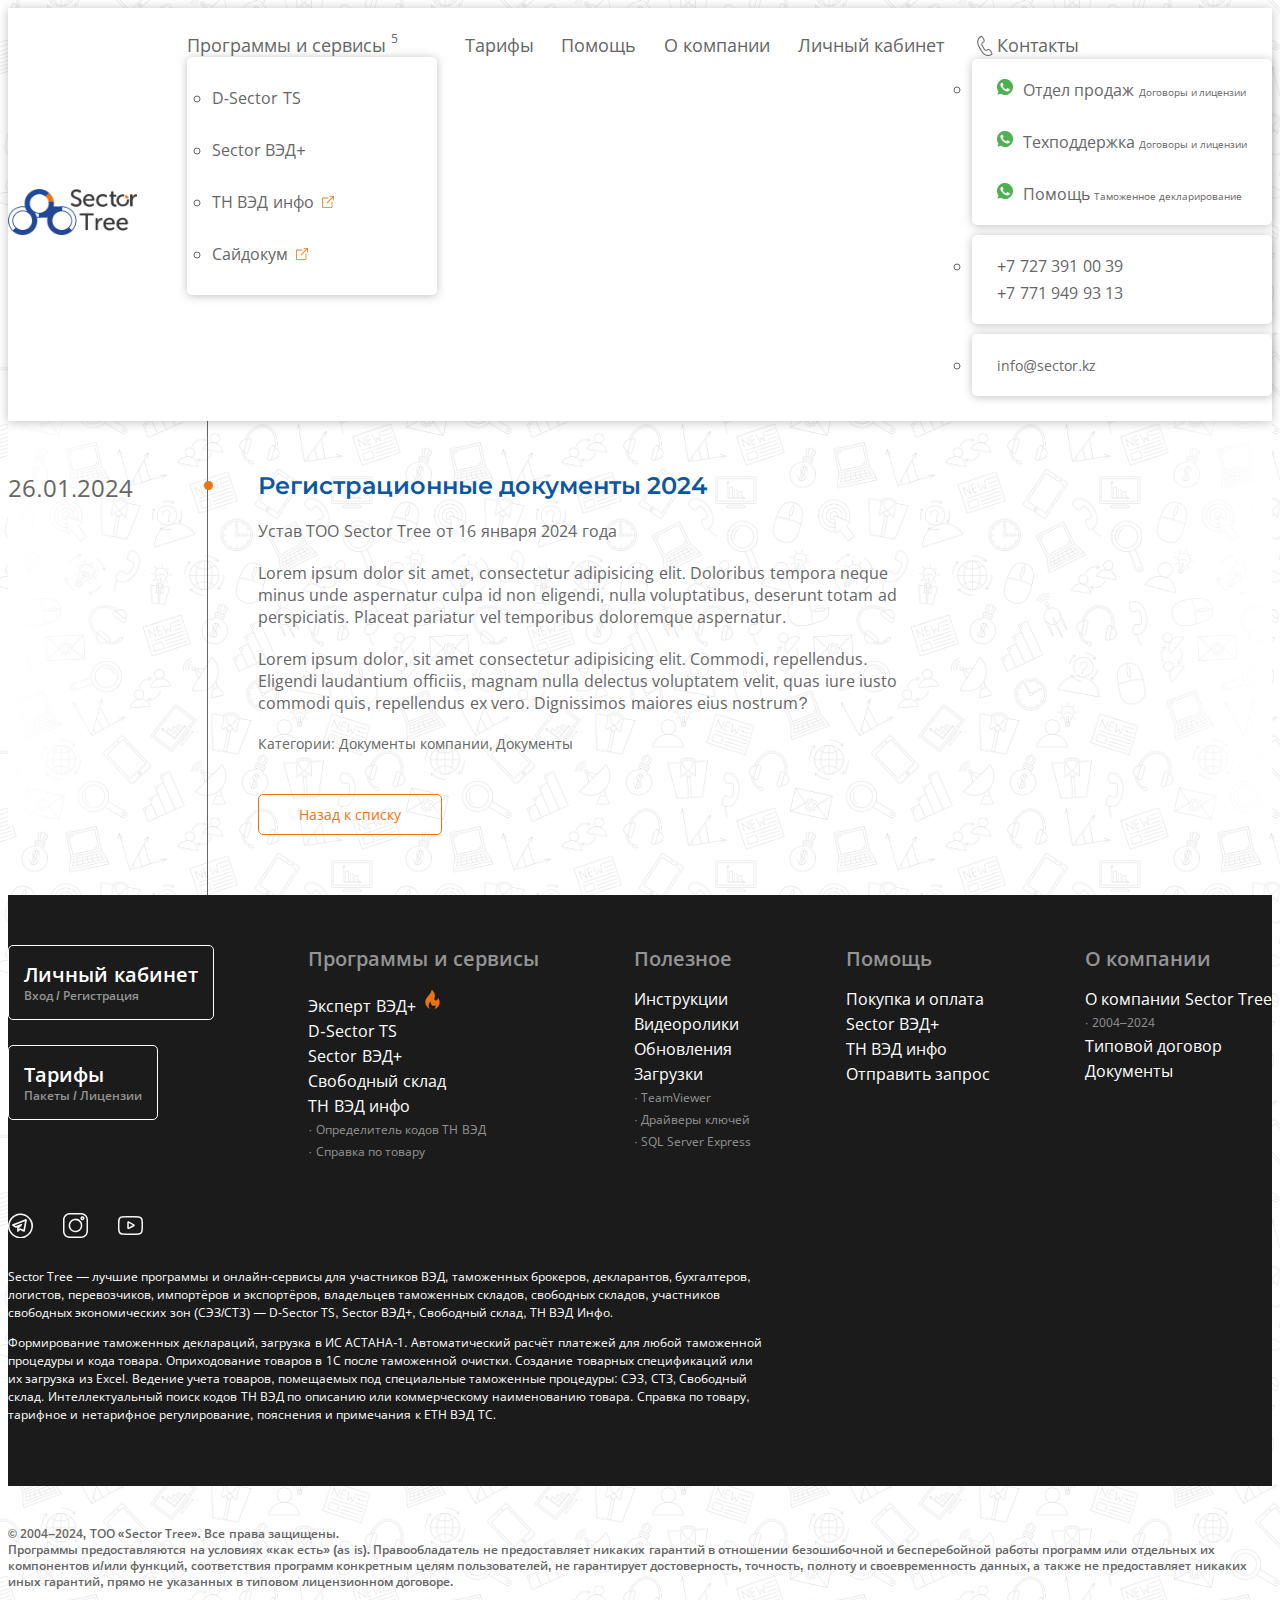
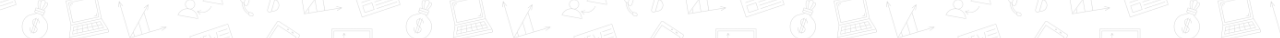
<file: article-1.html>
<!DOCTYPE html>
<html lang="ru">
  <head>
    <meta charset="UTF-8" />
    <meta name="viewport" content="width=device-width, initial-scale=1.0" />
    <link
      href="https://cdn.jsdelivr.net/npm/bootstrap@5.0.2/dist/css/bootstrap.min.css"
      rel="stylesheet"
      integrity="sha384-EVSTQN3/azprG1Anm3QDgpJLIm9Nao0Yz1ztcQTwFspd3yD65VohhpuuCOmLASjC"
      crossorigin="anonymous"
    />
    <link href="/css/style.css" rel="stylesheet" />
    <script
      defer
      src="https://cdn.jsdelivr.net/npm/bootstrap@5.0.2/dist/js/bootstrap.bundle.min.js"
      integrity="sha384-MrcW6ZMFYlzcLA8Nl+NtUVF0sA7MsXsP1UyJoMp4YLEuNSfAP+JcXn/tWtIaxVXM"
      crossorigin="anonymous"
    ></script>
    <script defer src="/js/main.js"></script>
    <title>Sector</title>
    <link rel="shortcut icon" href="images/favicon.ico" />
  </head>
  <body>
    <div class="dark-overlay"></div>
    <header class="header">
      <div class="container header__container">
        <div class="header__logo">
          <a href="https://www.sector.kz/" class="header__logo-link">
            <img src="images/logo.png" alt="logo" class="header__logo-image" />
          </a>
        </div>
        <div class="header__content">
          <ul class="header__list list-reset">
            <li class="header__item">
              <a
                href="#"
                class="header__link header__link-dropdown"
                data-bs-toggle="dropdown"
                >Программы и&nbsp;сервисы
                <span class="header__link-span">5</span></a
              >
              <ul class="dropdown-menu header__dropdown-list">
                <li class="header__dropdown-item">
                  <a
                    class="dropdown-item header__dropdown-link"
                    href="https://d.sector.kz/"
                    >D-Sector TS</a
                  >
                </li>
                <li class="header__dropdown-item">
                  <a
                    class="dropdown-item header__dropdown-link"
                    href="https://ved.sector.kz/"
                    >Sector ВЭД+</a
                  >
                </li>
                <li class="header__dropdown-item">
                  <a
                    class="dropdown-item header__dropdown-link header__dropdown-link--spec"
                    href="https://tnved.info/"
                    >ТН&nbsp;ВЭД инфо
                  </a>
                </li>
                <li class="header__dropdown-item">
                  <a
                    class="dropdown-item header__dropdown-link header__dropdown-link--spec"
                    href="https://sidocum.kz/"
                    >Сайдокум
                  </a>
                </li>
              </ul>
            </li>
            <li class="header__item">
              <a href="#" class="header__link">Тарифы</a>
            </li>
            <li class="header__item">
              <a href="https://my.sector.kz/support" class="header__link"
                >Помощь</a
              >
            </li>
            <li class="header__item">
              <a href="team.html" class="header__link">О&nbsp;компании</a>
            </li>
            <li class="header__item">
              <a href="https://my.sector.kz/" class="header__link"
                >Личный кабинет</a
              >
            </li>
            <li class="header__item">
              <a
                href="#"
                class="header__link header__link-dropdown--phone header__link-dropdown"
                data-bs-toggle="dropdown"
                id="phoneDropdownToggle"
              >
                <svg
                  width="25"
                  height="26"
                  viewBox="0 0 25 26"
                  xmlns="http://www.w3.org/2000/svg"
                >
                  <path
                    opacity="0.945"
                    fill-rule="evenodd"
                    clip-rule="evenodd"
                    d="M9.05762 2.86816C9.55024 2.80733 9.9897 2.9294 10.376 3.23437C11.104 3.9494 11.6817 4.77135 12.1094 5.70019C12.5308 6.427 12.7424 7.20825 12.7441 8.04394C12.6842 8.67261 12.3994 9.16899 11.8896 9.5332C11.4665 9.77734 11.0433 10.0215 10.6201 10.2656C10.2124 10.8296 10.1716 11.4237 10.498 12.0478C11.2753 13.3582 12.0403 14.6766 12.793 16.0029C13.1218 16.4947 13.5775 16.7876 14.1602 16.8818C14.71 16.6598 15.2389 16.3913 15.7471 16.0762C16.6438 15.7617 17.4413 15.9245 18.1396 16.5645C18.9703 17.4935 19.6457 18.527 20.166 19.665C20.3738 20.1503 20.4552 20.6549 20.4102 21.1787C20.3521 21.4088 20.2544 21.6205 20.1172 21.8135C18.2282 23.1064 16.1855 23.4075 13.9893 22.7168C12.1899 22.0079 10.7332 20.8604 9.61914 19.2744C8.55288 17.5327 7.51123 15.7749 6.49414 14.001C5.64653 12.4742 5.19897 10.8385 5.15137 9.09375C5.21816 6.22378 6.52026 4.14857 9.05762 2.86816ZM9.35059 3.94238C9.63325 4.0534 9.86924 4.23244 10.0586 4.47949C10.631 5.26591 11.103 6.11225 11.4746 7.01855C11.6698 7.47139 11.6861 7.9271 11.5234 8.38574C11.015 8.7499 10.4861 9.08359 9.93652 9.38672C9.23403 10.1314 9.01431 11.0022 9.27734 11.999C9.33179 12.2055 9.41313 12.4008 9.52148 12.585C10.3353 13.9847 11.1491 15.3844 11.9629 16.7842C12.7453 17.7828 13.7462 18.1165 14.9658 17.7852C15.4401 17.4992 15.9284 17.2387 16.4307 17.0039C16.7231 16.9766 16.9835 17.058 17.2119 17.248C18.0283 18.0812 18.6712 19.0333 19.1406 20.1045C19.2759 20.4012 19.3248 20.7105 19.2871 21.0322C17.1523 22.35 15.0283 22.3256 12.915 20.959C12.494 20.652 12.0872 20.3265 11.6943 19.9824C11.2224 19.5014 10.7911 18.9887 10.4004 18.4443C9.38809 16.7643 8.39526 15.0716 7.42188 13.3662C6.69048 12.0349 6.30801 10.6107 6.27441 9.09375C6.29873 6.7689 7.32412 5.05178 9.35059 3.94238Z"
                  />
                </svg>
                Контакты</a
              >
              <ul
                class="dropdown-menu header__dropdown-list--phone"
                id="phoneDropdownMenu"
              >
                <li class="header__dropdown-item header__dropdown-item--phone">
                  <ul
                    class="header__dropdown-list header__dropdown-list--phone-new list-reset"
                  >
                    <li
                      class="header__dropdown-item header__dropdown-item--flex"
                    >
                      <svg
                        width="16"
                        height="16"
                        viewBox="0 0 16 16"
                        fill="none"
                        xmlns="http://www.w3.org/2000/svg"
                      >
                        <g clip-path="url(#clip0_170_1013)">
                          <path
                            opacity="0.994"
                            fill-rule="evenodd"
                            clip-rule="evenodd"
                            d="M7.29688 -0.015625C7.75522 -0.015625 8.21353 -0.015625 8.67188 -0.015625C11.8052 0.376275 14.0396 2.00128 15.375 4.85938C15.6967 5.64638 15.8999 6.45888 15.9844 7.29688C15.9844 7.75522 15.9844 8.21353 15.9844 8.67188C15.5925 11.8052 13.9675 14.0396 11.1094 15.375C10.3224 15.6967 9.50988 15.8999 8.67188 15.9844C8.21353 15.9844 7.75522 15.9844 7.29688 15.9844C6.00216 15.858 4.80422 15.4465 3.70312 14.75C3.65519 14.7212 3.60309 14.7055 3.54688 14.7031C2.53455 15.0197 1.52413 15.3427 0.515625 15.6719C0.820147 14.68 1.14306 13.6852 1.48438 12.6875C0.635622 11.4798 0.135622 10.1413 -0.015625 8.67188C-0.015625 8.21353 -0.015625 7.75522 -0.015625 7.29688C0.376275 4.16356 2.00128 1.92919 4.85938 0.59375C5.64638 0.271998 6.45888 0.0688728 7.29688 -0.015625Z"
                            fill="#4CAF50"
                          />
                          <path
                            fill-rule="evenodd"
                            clip-rule="evenodd"
                            d="M4.7344 3.64063C4.91177 3.63544 5.08887 3.64066 5.26565 3.65625C5.38718 3.65819 5.49655 3.69466 5.59377 3.76563C5.93152 4.47247 6.24402 5.19122 6.53127 5.92188C6.56346 6.07125 6.53221 6.20666 6.43752 6.32813C6.25127 6.5665 6.05337 6.79569 5.84377 7.01563C5.78627 7.08378 5.7498 7.16191 5.7344 7.25C6.43793 8.6721 7.53168 9.6721 9.01565 10.25C9.17921 10.2805 9.33546 10.2597 9.4844 10.1875C9.72184 9.92931 9.9354 9.65328 10.125 9.35938C10.3442 9.07722 10.6098 9.03035 10.9219 9.21875C11.4844 9.4896 12.0469 9.76041 12.6094 10.0313C12.6753 10.0669 12.7326 10.1138 12.7813 10.1719C12.8885 11.2098 12.4562 11.9129 11.4844 12.2813C11.0184 12.4583 10.5392 12.4999 10.0469 12.4063C8.57049 12.0817 7.2684 11.4255 6.14065 10.4375C5.1638 9.53913 4.35652 8.5131 3.71877 7.35938C3.45518 6.80513 3.33018 6.22181 3.34377 5.60938C3.4188 4.81794 3.77818 4.19813 4.4219 3.75C4.53065 3.71553 4.6348 3.6791 4.7344 3.64063Z"
                            fill="#F9F9F9"
                          />
                        </g>
                        <defs>
                          <clipPath id="clip0_170_1013">
                            <rect width="16" height="16" fill="white" />
                          </clipPath>
                        </defs>
                      </svg>

                      <div class="header__dropdown-box">
                        <a
                          class="dropdown-item header__dropdown-link header__dropdown-link-margin"
                          href="#"
                        >
                          Отдел продаж</a
                        >
                        <span class="header__dropdown-span">
                          Договоры и&nbsp;лицензии
                        </span>
                      </div>
                    </li>
                    <li
                      class="header__dropdown-item header__dropdown-item--flex"
                    >
                      <svg
                        width="16"
                        height="16"
                        viewBox="0 0 16 16"
                        fill="none"
                        xmlns="http://www.w3.org/2000/svg"
                      >
                        <g clip-path="url(#clip0_170_1013)">
                          <path
                            opacity="0.994"
                            fill-rule="evenodd"
                            clip-rule="evenodd"
                            d="M7.29688 -0.015625C7.75522 -0.015625 8.21353 -0.015625 8.67188 -0.015625C11.8052 0.376275 14.0396 2.00128 15.375 4.85938C15.6967 5.64638 15.8999 6.45888 15.9844 7.29688C15.9844 7.75522 15.9844 8.21353 15.9844 8.67188C15.5925 11.8052 13.9675 14.0396 11.1094 15.375C10.3224 15.6967 9.50988 15.8999 8.67188 15.9844C8.21353 15.9844 7.75522 15.9844 7.29688 15.9844C6.00216 15.858 4.80422 15.4465 3.70312 14.75C3.65519 14.7212 3.60309 14.7055 3.54688 14.7031C2.53455 15.0197 1.52413 15.3427 0.515625 15.6719C0.820147 14.68 1.14306 13.6852 1.48438 12.6875C0.635622 11.4798 0.135622 10.1413 -0.015625 8.67188C-0.015625 8.21353 -0.015625 7.75522 -0.015625 7.29688C0.376275 4.16356 2.00128 1.92919 4.85938 0.59375C5.64638 0.271998 6.45888 0.0688728 7.29688 -0.015625Z"
                            fill="#4CAF50"
                          />
                          <path
                            fill-rule="evenodd"
                            clip-rule="evenodd"
                            d="M4.7344 3.64063C4.91177 3.63544 5.08887 3.64066 5.26565 3.65625C5.38718 3.65819 5.49655 3.69466 5.59377 3.76563C5.93152 4.47247 6.24402 5.19122 6.53127 5.92188C6.56346 6.07125 6.53221 6.20666 6.43752 6.32813C6.25127 6.5665 6.05337 6.79569 5.84377 7.01563C5.78627 7.08378 5.7498 7.16191 5.7344 7.25C6.43793 8.6721 7.53168 9.6721 9.01565 10.25C9.17921 10.2805 9.33546 10.2597 9.4844 10.1875C9.72184 9.92931 9.9354 9.65328 10.125 9.35938C10.3442 9.07722 10.6098 9.03035 10.9219 9.21875C11.4844 9.4896 12.0469 9.76041 12.6094 10.0313C12.6753 10.0669 12.7326 10.1138 12.7813 10.1719C12.8885 11.2098 12.4562 11.9129 11.4844 12.2813C11.0184 12.4583 10.5392 12.4999 10.0469 12.4063C8.57049 12.0817 7.2684 11.4255 6.14065 10.4375C5.1638 9.53913 4.35652 8.5131 3.71877 7.35938C3.45518 6.80513 3.33018 6.22181 3.34377 5.60938C3.4188 4.81794 3.77818 4.19813 4.4219 3.75C4.53065 3.71553 4.6348 3.6791 4.7344 3.64063Z"
                            fill="#F9F9F9"
                          />
                        </g>
                        <defs>
                          <clipPath id="clip0_170_1013">
                            <rect width="16" height="16" fill="white" />
                          </clipPath>
                        </defs>
                      </svg>

                      <div class="header__dropdown-box">
                        <a
                          class="dropdown-item header__dropdown-link header__dropdown-link-margin"
                          href="#"
                          >Техподдержка</a
                        >
                        <span class="header__dropdown-span">
                          Договоры и&nbsp;лицензии
                        </span>
                      </div>
                    </li>
                    <li
                      class="header__dropdown-item header__dropdown-item--flex"
                    >
                      <svg
                        width="16"
                        height="16"
                        viewBox="0 0 16 16"
                        fill="none"
                        xmlns="http://www.w3.org/2000/svg"
                      >
                        <g clip-path="url(#clip0_170_1013)">
                          <path
                            opacity="0.994"
                            fill-rule="evenodd"
                            clip-rule="evenodd"
                            d="M7.29688 -0.015625C7.75522 -0.015625 8.21353 -0.015625 8.67188 -0.015625C11.8052 0.376275 14.0396 2.00128 15.375 4.85938C15.6967 5.64638 15.8999 6.45888 15.9844 7.29688C15.9844 7.75522 15.9844 8.21353 15.9844 8.67188C15.5925 11.8052 13.9675 14.0396 11.1094 15.375C10.3224 15.6967 9.50988 15.8999 8.67188 15.9844C8.21353 15.9844 7.75522 15.9844 7.29688 15.9844C6.00216 15.858 4.80422 15.4465 3.70312 14.75C3.65519 14.7212 3.60309 14.7055 3.54688 14.7031C2.53455 15.0197 1.52413 15.3427 0.515625 15.6719C0.820147 14.68 1.14306 13.6852 1.48438 12.6875C0.635622 11.4798 0.135622 10.1413 -0.015625 8.67188C-0.015625 8.21353 -0.015625 7.75522 -0.015625 7.29688C0.376275 4.16356 2.00128 1.92919 4.85938 0.59375C5.64638 0.271998 6.45888 0.0688728 7.29688 -0.015625Z"
                            fill="#4CAF50"
                          />
                          <path
                            fill-rule="evenodd"
                            clip-rule="evenodd"
                            d="M4.7344 3.64063C4.91177 3.63544 5.08887 3.64066 5.26565 3.65625C5.38718 3.65819 5.49655 3.69466 5.59377 3.76563C5.93152 4.47247 6.24402 5.19122 6.53127 5.92188C6.56346 6.07125 6.53221 6.20666 6.43752 6.32813C6.25127 6.5665 6.05337 6.79569 5.84377 7.01563C5.78627 7.08378 5.7498 7.16191 5.7344 7.25C6.43793 8.6721 7.53168 9.6721 9.01565 10.25C9.17921 10.2805 9.33546 10.2597 9.4844 10.1875C9.72184 9.92931 9.9354 9.65328 10.125 9.35938C10.3442 9.07722 10.6098 9.03035 10.9219 9.21875C11.4844 9.4896 12.0469 9.76041 12.6094 10.0313C12.6753 10.0669 12.7326 10.1138 12.7813 10.1719C12.8885 11.2098 12.4562 11.9129 11.4844 12.2813C11.0184 12.4583 10.5392 12.4999 10.0469 12.4063C8.57049 12.0817 7.2684 11.4255 6.14065 10.4375C5.1638 9.53913 4.35652 8.5131 3.71877 7.35938C3.45518 6.80513 3.33018 6.22181 3.34377 5.60938C3.4188 4.81794 3.77818 4.19813 4.4219 3.75C4.53065 3.71553 4.6348 3.6791 4.7344 3.64063Z"
                            fill="#F9F9F9"
                          />
                        </g>
                        <defs>
                          <clipPath id="clip0_170_1013">
                            <rect width="16" height="16" fill="white" />
                          </clipPath>
                        </defs>
                      </svg>

                      <div class="header__dropdown-box">
                        <a
                          class="dropdown-item header__dropdown-link header__dropdown-link-margin"
                          href="#"
                          >Помощь
                        </a>
                        <span class="header__dropdown-span">
                          Таможенное декларирование
                        </span>
                      </div>
                    </li>
                  </ul>
                </li>
                <li class="header__dropdown-item header__dropdown-item--phone">
                  <ul
                    class="header__dropdown-list header__dropdown-list--phone-new list-reset"
                  >
                    <li
                      class="header__dropdown-item header__dropdown-item--tel"
                    >
                      <a
                        class="dropdown-item header__dropdown-link header__dropdown-link--tel"
                        href="tel:+77273910039"
                        >+7&nbsp;727&nbsp;391 00&nbsp;39</a
                      >
                    </li>
                    <li
                      class="header__dropdown-item header__dropdown-item--tel"
                    >
                      <a
                        class="dropdown-item header__dropdown-link header__dropdown-link--tel"
                        href="tel:+77719499313"
                        >+7&nbsp;771&nbsp;949 93&nbsp;13</a
                      >
                    </li>
                  </ul>
                </li>
                <li class="header__dropdown-item header__dropdown-item--phone">
                  <ul
                    class="header__dropdown-list header__dropdown-list--phone-new list-reset"
                  >
                    <li class="header__dropdown-item">
                      <a
                        class="dropdown-item header__dropdown-link header__dropdown-link--mail"
                        href="mailto:info@sector.kz"
                        >info@sector.kz
                      </a>
                    </li>
                  </ul>
                </li>
              </ul>
            </li>
          </ul>
        </div>
        <div class="header__mobile">
          <a href="https://www.sector.kz/" class="header__mobile-logo">
            <img
              src="images/logo-mobile.png"
              alt="logo"
              class="header__mobile-image"
            />
          </a>
          <p class="header__date">
            <span class="header__date-number">20&nbsp;лет</span><br />
            на&nbsp;рынке Казахстана
          </p>
          <div class="header__icons">
            <a
              class="header__icon-phone header__icon"
              data-bs-toggle="dropdown"
              href="#"
              role="button"
              ><svg
                width="25"
                height="26"
                viewBox="0 0 25 26"
                fill="none"
                xmlns="http://www.w3.org/2000/svg"
              >
                <path
                  opacity="0.945"
                  fill-rule="evenodd"
                  clip-rule="evenodd"
                  d="M9.05762 2.86816C9.55024 2.80733 9.9897 2.9294 10.376 3.23437C11.104 3.9494 11.6817 4.77135 12.1094 5.70019C12.5308 6.427 12.7424 7.20825 12.7441 8.04394C12.6842 8.67261 12.3994 9.16899 11.8896 9.5332C11.4665 9.77734 11.0433 10.0215 10.6201 10.2656C10.2124 10.8296 10.1716 11.4237 10.498 12.0478C11.2753 13.3582 12.0403 14.6766 12.793 16.0029C13.1218 16.4947 13.5775 16.7876 14.1602 16.8818C14.71 16.6598 15.2389 16.3913 15.7471 16.0762C16.6438 15.7617 17.4413 15.9245 18.1396 16.5645C18.9703 17.4935 19.6457 18.527 20.166 19.665C20.3738 20.1503 20.4552 20.6549 20.4102 21.1787C20.3521 21.4088 20.2544 21.6205 20.1172 21.8135C18.2282 23.1064 16.1855 23.4075 13.9893 22.7168C12.1899 22.0079 10.7332 20.8604 9.61914 19.2744C8.55288 17.5327 7.51123 15.7749 6.49414 14.001C5.64653 12.4742 5.19897 10.8385 5.15137 9.09375C5.21816 6.22378 6.52026 4.14857 9.05762 2.86816ZM9.35059 3.94238C9.63325 4.0534 9.86924 4.23244 10.0586 4.47949C10.631 5.26591 11.103 6.11225 11.4746 7.01855C11.6698 7.47139 11.6861 7.9271 11.5234 8.38574C11.015 8.7499 10.4861 9.08359 9.93652 9.38672C9.23403 10.1314 9.01431 11.0022 9.27734 11.999C9.33179 12.2055 9.41313 12.4008 9.52148 12.585C10.3353 13.9847 11.1491 15.3844 11.9629 16.7842C12.7453 17.7828 13.7462 18.1165 14.9658 17.7852C15.4401 17.4992 15.9284 17.2387 16.4307 17.0039C16.7231 16.9766 16.9835 17.058 17.2119 17.248C18.0283 18.0812 18.6712 19.0333 19.1406 20.1045C19.2759 20.4012 19.3248 20.7105 19.2871 21.0322C17.1523 22.35 15.0283 22.3256 12.915 20.959C12.494 20.652 12.0872 20.3265 11.6943 19.9824C11.2224 19.5014 10.7911 18.9887 10.4004 18.4443C9.38809 16.7643 8.39526 15.0716 7.42188 13.3662C6.69048 12.0349 6.30801 10.6107 6.27441 9.09375C6.29873 6.7689 7.32412 5.05178 9.35059 3.94238Z"
                  fill="#666666"
                />
              </svg>
            </a>
            <ul
              class="dropdown-menu header__dropdown-list--phone header-burger__list-phone"
            >
              <li class="header__dropdown-item header__dropdown-item--phone">
                <ul
                  class="header__dropdown-list header__dropdown-list--phone-new list-reset"
                >
                  <li class="header__dropdown-item header__dropdown-item--flex">
                    <svg
                      width="16"
                      height="16"
                      viewBox="0 0 16 16"
                      fill="none"
                      xmlns="http://www.w3.org/2000/svg"
                    >
                      <g clip-path="url(#clip0_170_1013)">
                        <path
                          opacity="0.994"
                          fill-rule="evenodd"
                          clip-rule="evenodd"
                          d="M7.29688 -0.015625C7.75522 -0.015625 8.21353 -0.015625 8.67188 -0.015625C11.8052 0.376275 14.0396 2.00128 15.375 4.85938C15.6967 5.64638 15.8999 6.45888 15.9844 7.29688C15.9844 7.75522 15.9844 8.21353 15.9844 8.67188C15.5925 11.8052 13.9675 14.0396 11.1094 15.375C10.3224 15.6967 9.50988 15.8999 8.67188 15.9844C8.21353 15.9844 7.75522 15.9844 7.29688 15.9844C6.00216 15.858 4.80422 15.4465 3.70312 14.75C3.65519 14.7212 3.60309 14.7055 3.54688 14.7031C2.53455 15.0197 1.52413 15.3427 0.515625 15.6719C0.820147 14.68 1.14306 13.6852 1.48438 12.6875C0.635622 11.4798 0.135622 10.1413 -0.015625 8.67188C-0.015625 8.21353 -0.015625 7.75522 -0.015625 7.29688C0.376275 4.16356 2.00128 1.92919 4.85938 0.59375C5.64638 0.271998 6.45888 0.0688728 7.29688 -0.015625Z"
                          fill="#4CAF50"
                        />
                        <path
                          fill-rule="evenodd"
                          clip-rule="evenodd"
                          d="M4.7344 3.64063C4.91177 3.63544 5.08887 3.64066 5.26565 3.65625C5.38718 3.65819 5.49655 3.69466 5.59377 3.76563C5.93152 4.47247 6.24402 5.19122 6.53127 5.92188C6.56346 6.07125 6.53221 6.20666 6.43752 6.32813C6.25127 6.5665 6.05337 6.79569 5.84377 7.01563C5.78627 7.08378 5.7498 7.16191 5.7344 7.25C6.43793 8.6721 7.53168 9.6721 9.01565 10.25C9.17921 10.2805 9.33546 10.2597 9.4844 10.1875C9.72184 9.92931 9.9354 9.65328 10.125 9.35938C10.3442 9.07722 10.6098 9.03035 10.9219 9.21875C11.4844 9.4896 12.0469 9.76041 12.6094 10.0313C12.6753 10.0669 12.7326 10.1138 12.7813 10.1719C12.8885 11.2098 12.4562 11.9129 11.4844 12.2813C11.0184 12.4583 10.5392 12.4999 10.0469 12.4063C8.57049 12.0817 7.2684 11.4255 6.14065 10.4375C5.1638 9.53913 4.35652 8.5131 3.71877 7.35938C3.45518 6.80513 3.33018 6.22181 3.34377 5.60938C3.4188 4.81794 3.77818 4.19813 4.4219 3.75C4.53065 3.71553 4.6348 3.6791 4.7344 3.64063Z"
                          fill="#F9F9F9"
                        />
                      </g>
                      <defs>
                        <clipPath id="clip0_170_1013">
                          <rect width="16" height="16" fill="white" />
                        </clipPath>
                      </defs>
                    </svg>

                    <div class="header__dropdown-box">
                      <a
                        class="dropdown-item header__dropdown-link header__dropdown-link-margin"
                        href="#"
                      >
                        Отдел продаж</a
                      >
                      <span class="header__dropdown-span">
                        Договоры и&nbsp;лицензии
                      </span>
                    </div>
                  </li>
                  <li class="header__dropdown-item header__dropdown-item--flex">
                    <svg
                      width="16"
                      height="16"
                      viewBox="0 0 16 16"
                      fill="none"
                      xmlns="http://www.w3.org/2000/svg"
                    >
                      <g clip-path="url(#clip0_170_1013)">
                        <path
                          opacity="0.994"
                          fill-rule="evenodd"
                          clip-rule="evenodd"
                          d="M7.29688 -0.015625C7.75522 -0.015625 8.21353 -0.015625 8.67188 -0.015625C11.8052 0.376275 14.0396 2.00128 15.375 4.85938C15.6967 5.64638 15.8999 6.45888 15.9844 7.29688C15.9844 7.75522 15.9844 8.21353 15.9844 8.67188C15.5925 11.8052 13.9675 14.0396 11.1094 15.375C10.3224 15.6967 9.50988 15.8999 8.67188 15.9844C8.21353 15.9844 7.75522 15.9844 7.29688 15.9844C6.00216 15.858 4.80422 15.4465 3.70312 14.75C3.65519 14.7212 3.60309 14.7055 3.54688 14.7031C2.53455 15.0197 1.52413 15.3427 0.515625 15.6719C0.820147 14.68 1.14306 13.6852 1.48438 12.6875C0.635622 11.4798 0.135622 10.1413 -0.015625 8.67188C-0.015625 8.21353 -0.015625 7.75522 -0.015625 7.29688C0.376275 4.16356 2.00128 1.92919 4.85938 0.59375C5.64638 0.271998 6.45888 0.0688728 7.29688 -0.015625Z"
                          fill="#4CAF50"
                        />
                        <path
                          fill-rule="evenodd"
                          clip-rule="evenodd"
                          d="M4.7344 3.64063C4.91177 3.63544 5.08887 3.64066 5.26565 3.65625C5.38718 3.65819 5.49655 3.69466 5.59377 3.76563C5.93152 4.47247 6.24402 5.19122 6.53127 5.92188C6.56346 6.07125 6.53221 6.20666 6.43752 6.32813C6.25127 6.5665 6.05337 6.79569 5.84377 7.01563C5.78627 7.08378 5.7498 7.16191 5.7344 7.25C6.43793 8.6721 7.53168 9.6721 9.01565 10.25C9.17921 10.2805 9.33546 10.2597 9.4844 10.1875C9.72184 9.92931 9.9354 9.65328 10.125 9.35938C10.3442 9.07722 10.6098 9.03035 10.9219 9.21875C11.4844 9.4896 12.0469 9.76041 12.6094 10.0313C12.6753 10.0669 12.7326 10.1138 12.7813 10.1719C12.8885 11.2098 12.4562 11.9129 11.4844 12.2813C11.0184 12.4583 10.5392 12.4999 10.0469 12.4063C8.57049 12.0817 7.2684 11.4255 6.14065 10.4375C5.1638 9.53913 4.35652 8.5131 3.71877 7.35938C3.45518 6.80513 3.33018 6.22181 3.34377 5.60938C3.4188 4.81794 3.77818 4.19813 4.4219 3.75C4.53065 3.71553 4.6348 3.6791 4.7344 3.64063Z"
                          fill="#F9F9F9"
                        />
                      </g>
                      <defs>
                        <clipPath id="clip0_170_1013">
                          <rect width="16" height="16" fill="white" />
                        </clipPath>
                      </defs>
                    </svg>

                    <div class="header__dropdown-box">
                      <a
                        class="dropdown-item header__dropdown-link header__dropdown-link-margin"
                        href="#"
                        >Техподдержка</a
                      >
                      <span class="header__dropdown-span">
                        Договоры и&nbsp;лицензии
                      </span>
                    </div>
                  </li>
                  <li class="header__dropdown-item header__dropdown-item--flex">
                    <svg
                      width="16"
                      height="16"
                      viewBox="0 0 16 16"
                      fill="none"
                      xmlns="http://www.w3.org/2000/svg"
                    >
                      <g clip-path="url(#clip0_170_1013)">
                        <path
                          opacity="0.994"
                          fill-rule="evenodd"
                          clip-rule="evenodd"
                          d="M7.29688 -0.015625C7.75522 -0.015625 8.21353 -0.015625 8.67188 -0.015625C11.8052 0.376275 14.0396 2.00128 15.375 4.85938C15.6967 5.64638 15.8999 6.45888 15.9844 7.29688C15.9844 7.75522 15.9844 8.21353 15.9844 8.67188C15.5925 11.8052 13.9675 14.0396 11.1094 15.375C10.3224 15.6967 9.50988 15.8999 8.67188 15.9844C8.21353 15.9844 7.75522 15.9844 7.29688 15.9844C6.00216 15.858 4.80422 15.4465 3.70312 14.75C3.65519 14.7212 3.60309 14.7055 3.54688 14.7031C2.53455 15.0197 1.52413 15.3427 0.515625 15.6719C0.820147 14.68 1.14306 13.6852 1.48438 12.6875C0.635622 11.4798 0.135622 10.1413 -0.015625 8.67188C-0.015625 8.21353 -0.015625 7.75522 -0.015625 7.29688C0.376275 4.16356 2.00128 1.92919 4.85938 0.59375C5.64638 0.271998 6.45888 0.0688728 7.29688 -0.015625Z"
                          fill="#4CAF50"
                        />
                        <path
                          fill-rule="evenodd"
                          clip-rule="evenodd"
                          d="M4.7344 3.64063C4.91177 3.63544 5.08887 3.64066 5.26565 3.65625C5.38718 3.65819 5.49655 3.69466 5.59377 3.76563C5.93152 4.47247 6.24402 5.19122 6.53127 5.92188C6.56346 6.07125 6.53221 6.20666 6.43752 6.32813C6.25127 6.5665 6.05337 6.79569 5.84377 7.01563C5.78627 7.08378 5.7498 7.16191 5.7344 7.25C6.43793 8.6721 7.53168 9.6721 9.01565 10.25C9.17921 10.2805 9.33546 10.2597 9.4844 10.1875C9.72184 9.92931 9.9354 9.65328 10.125 9.35938C10.3442 9.07722 10.6098 9.03035 10.9219 9.21875C11.4844 9.4896 12.0469 9.76041 12.6094 10.0313C12.6753 10.0669 12.7326 10.1138 12.7813 10.1719C12.8885 11.2098 12.4562 11.9129 11.4844 12.2813C11.0184 12.4583 10.5392 12.4999 10.0469 12.4063C8.57049 12.0817 7.2684 11.4255 6.14065 10.4375C5.1638 9.53913 4.35652 8.5131 3.71877 7.35938C3.45518 6.80513 3.33018 6.22181 3.34377 5.60938C3.4188 4.81794 3.77818 4.19813 4.4219 3.75C4.53065 3.71553 4.6348 3.6791 4.7344 3.64063Z"
                          fill="#F9F9F9"
                        />
                      </g>
                      <defs>
                        <clipPath id="clip0_170_1013">
                          <rect width="16" height="16" fill="white" />
                        </clipPath>
                      </defs>
                    </svg>

                    <div class="header__dropdown-box">
                      <a
                        class="dropdown-item header__dropdown-link header__dropdown-link-margin"
                        href="#"
                        >Помощь
                      </a>
                      <span class="header__dropdown-span">
                        Таможенное декларирование
                      </span>
                    </div>
                  </li>
                </ul>
              </li>
              <li class="header__dropdown-item header__dropdown-item--phone">
                <ul
                  class="header__dropdown-list header__dropdown-list--phone-new list-reset"
                >
                  <li class="header__dropdown-item header__dropdown-item--tel">
                    <a
                      class="dropdown-item header__dropdown-link header__dropdown-link--tel"
                      href="tel:+77273910039"
                      >+7&nbsp;727&nbsp;391 00&nbsp;39</a
                    >
                  </li>
                  <li class="header__dropdown-item header__dropdown-item--tel">
                    <a
                      class="dropdown-item header__dropdown-link header__dropdown-link--tel"
                      href="tel:+77719499313"
                      >+7&nbsp;771&nbsp;949 93&nbsp;13</a
                    >
                  </li>
                </ul>
              </li>
              <li class="header__dropdown-item header__dropdown-item--phone">
                <ul
                  class="header__dropdown-list header__dropdown-list--phone-new list-reset"
                >
                  <li class="header__dropdown-item">
                    <a
                      class="dropdown-item header__dropdown-link header__dropdown-link--mail"
                      href="mailto:info@sector.kz"
                      >info@sector.kz
                    </a>
                  </li>
                </ul>
              </li>
            </ul>
            <a
              class="header__icon-btn header__icon"
              data-bs-toggle="dropdown"
              href="#"
              role="button"
            >
              <svg
                width="27"
                height="28"
                viewBox="0 0 27 28"
                fill="none"
                xmlns="http://www.w3.org/2000/svg"
              >
                <path
                  opacity="0.974"
                  fill-rule="evenodd"
                  clip-rule="evenodd"
                  d="M21.9639 5.27246C17.0244 5.26367 12.0849 5.27246 7.14553 5.29883C6.79395 5.61524 6.79395 5.93164 7.14553 6.24805C12.085 6.28322 17.0244 6.28322 21.9639 6.24805C22.3823 5.9231 22.3823 5.59788 21.9639 5.27246Z"
                  fill="#666666"
                />
                <path
                  opacity="0.927"
                  fill-rule="evenodd"
                  clip-rule="evenodd"
                  d="M21.8584 13.2354C16.3037 13.2265 10.749 13.2354 5.19434 13.2617C4.75817 13.5307 4.723 13.8471 5.08887 14.2109C5.15916 14.2285 5.22951 14.2461 5.2998 14.2637C10.7842 14.2988 16.2686 14.2988 21.7529 14.2637C22.2074 14.1137 22.3217 13.8237 22.0957 13.3936C22.0086 13.3461 21.9295 13.2934 21.8584 13.2354Z"
                  fill="#666666"
                />
                <path
                  opacity="0.972"
                  fill-rule="evenodd"
                  clip-rule="evenodd"
                  d="M21.9638 21.7256C18.0439 21.7168 14.124 21.7256 10.2041 21.752C9.83887 22.0943 9.85643 22.4107 10.2568 22.7012C14.1591 22.7363 18.0615 22.7363 21.9638 22.7012C22.3815 22.3738 22.3815 22.0487 21.9638 21.7256Z"
                  fill="#666666"
                />
              </svg>
            </a>
            <ul class="dropdown-menu header-burger">
              <li class="header-burger__item">
                <a class="dropdown-item header-burger__link"
                  >Программы и&nbsp;сервисы
                  <span class="header-burger__link-span">5</span></a
                >
                <ul class="header-burger__list-special">
                  <li class="header-burger__item">
                    <a
                      class="dropdown-item header-burger__link"
                      href="https://ved.sector.kz/"
                      >Эксперт ВЭД+</a
                    >
                  </li>
                  <li class="header-burger__item">
                    <a
                      class="dropdown-item header-burger__link"
                      href="https://d.sector.kz/"
                      >D-Sector TS</a
                    >
                  </li>
                  <li class="header-burger__item">
                    <a
                      class="dropdown-item header-burger__link"
                      href="https://ved.sector.kz/"
                      >Sector ВЭД+</a
                    >
                  </li>
                  <li class="header-burger__item">
                    <a
                      class="dropdown-item header-burger__link"
                      href="https://sez.sector.kz/"
                      >Свободный склад</a
                    >
                  </li>
                  <li class="header-burger__item">
                    <a
                      class="dropdown-item header-burger__link header-burger__link-spec"
                      href="https://tnved.info/"
                      >ТН&nbsp;ВЭД инфо</a
                    >
                  </li>
                </ul>
              </li>
              <li class="header-burger__item">
                <a
                  class="dropdown-item header-burger__link"
                  href="https://d.sector.kz/"
                  >Тарифы</a
                >
              </li>
              <li class="header-burger__item">
                <a
                  class="dropdown-item header-burger__link"
                  href="https://my.sector.kz/support"
                  >Помощь</a
                >
              </li>
              <li class="header-burger__item">
                <a class="dropdown-item header-burger__link" href="team.html"
                  >О&nbsp;компании</a
                >
              </li>
              <li class="header-burger__item">
                <a
                  class="dropdown-item header-burger__link"
                  href="https://my.sector.kz/"
                  >Личный кабинет</a
                >
              </li>
            </ul>
          </div>
        </div>
      </div>
    </header>
    <main class="main">
      <section class="news">
        <div class="container news__container">
          <div class="news__content">
            <div class="row news__row">
              <div class="news__item">
                <p class="news__time">26.01.2024</p>
                <div class="news__info">
                  <h3 class="news__caption">Регистрационные документы 2024</h3>
                  <p class="news__subcaption">
                    Устав ТОО Sector Tree от&nbsp;16&nbsp;января 2024 года
                  </p>
                  <p class="news__subcaption">
                    Lorem ipsum dolor sit amet, consectetur adipisicing elit.
                    Doloribus tempora neque minus unde aspernatur culpa id non
                    eligendi, nulla voluptatibus, deserunt totam ad
                    perspiciatis. Placeat pariatur vel temporibus doloremque
                    aspernatur.
                  </p>
                  <p class="news__subcaption">
                    Lorem ipsum dolor, sit amet consectetur adipisicing elit.
                    Commodi, repellendus. Eligendi laudantium officiis, magnam
                    nulla delectus voluptatem velit, quas iure iusto commodi
                    quis, repellendus ex vero. Dignissimos maiores eius nostrum?
                  </p>
                  <p class="news__descr">
                    Категории: Документы компании, Документы
                  </p>
                  <a href="news-1.html" class="news__btn-back">
                    Назад к&nbsp;списку
                  </a>
                </div>
              </div>
            </div>
          </div>
        </div>
      </section>
    </main>
    <footer class="footer">
      <div class="container footer__container">
        <div class="footer__content">
          <div class="footer__row">
            <div class="footer__buttons">
              <a href="https://my.sector.kz/" class="footer__btn btn-reset">
                <span class="footer__btn-name"> Личный кабинет </span>
                <span class="footer__btn-sub"> Вход&nbsp;/ Регистрация </span>
              </a>
              <a href="https://ved.sector.kz/" class="footer__btn btn-reset">
                <span class="footer__btn-name"> Тарифы </span>
                <span class="footer__btn-sub"> Пакеты&nbsp;/ Лицензии </span>
              </a>
            </div>
            <div class="footer__nav">
              <h4 class="footer__caption">Программы и сервисы</h4>
              <ul class="footer__list list-reset">
                <li class="footer__item">
                  <a href="#" class="footer__link"
                    >Эксперт ВЭД+
                    <svg
                      width="25"
                      height="25"
                      viewBox="0 0 25 25"
                      fill="none"
                      xmlns="http://www.w3.org/2000/svg"
                    >
                      <path
                        opacity="0.985"
                        fill-rule="evenodd"
                        clip-rule="evenodd"
                        d="M11.792 3.10067C11.9618 3.08525 12.1246 3.10966 12.2803 3.17391C13.4364 4.21635 14.2583 5.47772 14.7461 6.95809C14.9062 7.66585 14.9551 8.38197 14.8926 9.10653C14.7679 10.0123 14.5888 10.9075 14.3555 11.7921C14.216 12.5954 14.5333 13.1244 15.3076 13.379C16.3748 13.5247 17.1479 13.1097 17.6269 12.1339C17.715 11.8858 17.8127 11.6417 17.9199 11.4015C18.1478 11.2061 18.3756 11.2061 18.6035 11.4015C20.2252 14.4158 19.9648 17.2478 17.8223 19.8975C17.0099 20.7749 16.0415 21.4178 14.917 21.8263C14.8193 21.8588 14.7217 21.8588 14.624 21.8263C14.5726 21.7585 14.5644 21.6852 14.5996 21.6065C15.3715 20.7482 15.7866 19.7391 15.8447 18.5792C15.2033 18.7359 14.5522 18.8336 13.8916 18.8722C12.0196 18.8474 11.0023 17.9035 10.8398 16.0401C10.8152 15.5343 10.8152 15.0297 10.8398 14.5265C9.49809 15.5822 8.77378 16.9657 8.66699 18.6768C8.68086 19.3776 8.86801 20.0286 9.22851 20.63C9.43637 20.9317 9.6561 21.2246 9.88769 21.5089C9.85512 21.6065 9.79003 21.6716 9.69238 21.7042C7.13007 20.5364 5.67334 18.5508 5.32226 15.7472C5.17807 13.8689 5.66635 12.1762 6.78711 10.669C7.5478 9.68026 8.34536 8.71996 9.17968 7.78817C10.3114 6.45296 11.1252 4.93929 11.6211 3.24715C11.677 3.19166 11.734 3.14284 11.792 3.10067Z"
                        fill="#ED7411"
                      />
                    </svg>
                  </a>
                </li>
                <li class="footer__item">
                  <a href="https://d.sector.kz/" class="footer__link"
                    >D-Sector TS</a
                  >
                </li>
                <li class="footer__item">
                  <a href="https://ved.sector.kz/" class="footer__link"
                    >Sector ВЭД+</a
                  >
                </li>
                <li class="footer__item">
                  <a href="https://sez.sector.kz/" class="footer__link"
                    >Свободный склад</a
                  >
                </li>
                <li class="footer__item">
                  <a href="https://tnved.info/" class="footer__link"
                    >ТН&nbsp;ВЭД инфо</a
                  >
                </li>
                <li class="footer__item footer__item-spec">
                  <a
                    href="https://tnved.info/"
                    class="footer__link footer__link-spec"
                    >&middot; Определитель кодов ТН&nbsp;ВЭД</a
                  >
                </li>
                <li class="footer__item footer__item-spec">
                  <a
                    href="https://tnved.info/"
                    class="footer__link footer__link-spec"
                    >&middot; Справка по&nbsp;товару</a
                  >
                </li>
              </ul>
            </div>
            <div class="footer__nav">
              <h4 class="footer__caption">Полезное</h4>
              <ul class="footer__list list-reset">
                <li class="footer__item">
                  <a
                    href="https://www.sector.kz/publication/show/name/pinstr"
                    class="footer__link"
                    >Инструкции</a
                  >
                </li>
                <li class="footer__item">
                  <a
                    href="https://www.sector.kz/publication/show/name/video"
                    class="footer__link"
                    >Видеоролики</a
                  >
                </li>
                <li class="footer__item">
                  <a
                    href="https://www.sector.kz/downloadpage/show/name/all-updates"
                    class="footer__link"
                    >Обновления</a
                  >
                </li>
                <li class="footer__item">
                  <a
                    href="https://www.sector.kz/downloadpage/show/name/downloads"
                    class="footer__link"
                    >Загрузки</a
                  >
                </li>
                <li class="footer__item footer__item-spec">
                  <a
                    href="https://www.sector.kz/downloadpage/show/name/downloads"
                    class="footer__link footer__link-spec"
                    >&middot; TeamViewer</a
                  >
                </li>
                <li class="footer__item footer__item-spec">
                  <a
                    href="https://www.sector.kz/downloadpage/show/name/downloads"
                    class="footer__link footer__link-spec"
                    >&middot; Драйверы ключей</a
                  >
                </li>
                <li class="footer__item footer__item-spec">
                  <a
                    href="https://www.sector.kz/downloadpage/show/name/downloads"
                    class="footer__link footer__link-spec"
                    >&middot; SQL Server Express</a
                  >
                </li>
              </ul>
            </div>
            <div class="footer__nav">
              <h4 class="footer__caption">Помощь</h4>
              <ul class="footer__list list-reset">
                <li class="footer__item">
                  <a href="https://my.sector.kz/manual/" class="footer__link"
                    >Покупка и&nbsp;оплата</a
                  >
                </li>
                <li class="footer__item">
                  <a href="https://ved.sector.kz/" class="footer__link"
                    >Sector ВЭД+</a
                  >
                </li>
                <li class="footer__item">
                  <a href="https://tnved.info/" class="footer__link"
                    >ТН&nbsp;ВЭД инфо</a
                  >
                </li>
                <li class="footer__item">
                  <a href="https://my.sector.kz/manual/" class="footer__link"
                    >Отправить запрос</a
                  >
                </li>
              </ul>
            </div>
            <div class="footer__nav">
              <h4 class="footer__caption">О&nbsp;компании</h4>
              <ul class="footer__list list-reset">
                <li class="footer__item">
                  <a href="team.html" class="footer__link"
                    >О&nbsp;компании Sector Tree</a
                  >
                </li>
                <li class="footer__item footer__item-spec">
                  <a href="team.html" class="footer__link footer__link-spec"
                    >&middot; 2004&ndash;2024</a
                  >
                </li>
                <li class="footer__item">
                  <a href="https://www.sector.kz/contract" class="footer__link"
                    >Типовой договор</a
                  >
                </li>
                <li class="footer__item">
                  <a href="news-1.html" class="footer__link">Документы</a>
                </li>
              </ul>
            </div>
          </div>
        </div>
        <div class="footer__bottom">
          <ul class="footer__social list-reset">
            <li class="footer__social-item">
              <a href="#" class="footer__social-link"
                ><svg
                  class="sasas"
                  width="25"
                  height="25"
                  viewBox="0 0 25 25"
                  fill="none"
                  xmlns="http://www.w3.org/2000/svg"
                >
                  <g clip-path="url(#clip0_244_12)">
                    <path
                      opacity="0.964"
                      fill-rule="evenodd"
                      clip-rule="evenodd"
                      d="M11.3525 0.463867C12.1012 0.463867 12.85 0.463867 13.5986 0.463867C18.4703 1.09612 21.9452 3.63519 24.0234 8.08105C24.5184 9.29585 24.8357 10.5491 24.9756 11.8408C24.9756 12.5895 24.9756 13.3382 24.9756 14.0869C24.3433 18.9585 21.8042 22.4335 17.3584 24.5117C16.1437 25.0066 14.8904 25.324 13.5986 25.4639C12.85 25.4639 12.1012 25.4639 11.3525 25.4639C6.48081 24.8315 3.00588 22.2924 0.927734 17.8467C0.432809 16.6319 0.115426 15.3786 -0.0244141 14.0869C-0.0244141 13.3382 -0.0244141 12.5895 -0.0244141 11.8408C0.607842 6.96919 3.1469 3.49425 7.59277 1.41602C8.80757 0.92109 10.0608 0.603707 11.3525 0.463867ZM12.4268 2.02637C17.1185 2.2427 20.4795 4.45625 22.5098 8.66699C23.8963 12.1914 23.6196 15.5768 21.6797 18.8232C19.4817 22.0591 16.4136 23.7519 12.4756 23.9014C8.53755 23.7519 5.46948 22.0591 3.27148 18.8232C1.42023 15.7641 1.07843 12.5414 2.24609 9.15527C3.38967 6.28643 5.36719 4.21122 8.17871 2.92969C9.54487 2.36194 10.9609 2.06083 12.4268 2.02637Z"
                      fill="white"
                    />
                    <path
                      opacity="0.965"
                      fill-rule="evenodd"
                      clip-rule="evenodd"
                      d="M17.7976 6.07919C18.44 5.98412 18.7981 6.25267 18.8718 6.88485C18.2096 10.6548 17.5341 14.4227 16.8455 18.1886C16.6989 18.7249 16.3489 18.9447 15.7957 18.8477C14.5801 18.2603 13.3675 17.6662 12.158 17.0655C11.5482 17.6427 10.9378 18.2205 10.3269 18.7989C9.70704 19.0109 9.30826 18.8074 9.13062 18.1886C9.09805 17.0981 9.09805 16.0076 9.13062 14.9171C9.2025 14.6005 9.3734 14.3482 9.64332 14.1602C9.17115 14.3389 8.69913 14.5342 8.2273 14.7462C7.99942 14.8438 7.77159 14.8438 7.54371 14.7462C6.46949 14.0626 5.39527 13.379 4.32105 12.6954C4.00478 12.3728 3.94781 12.0066 4.15015 11.5968C4.24163 11.4889 4.34742 11.3994 4.46754 11.3282C8.92154 9.59154 13.3649 7.84188 17.7976 6.07919ZM16.9187 8.1788C13.5051 9.5285 10.0872 10.8794 6.6648 12.2315C7.07965 12.5449 7.5191 12.8216 7.98316 13.0616C9.63682 12.3774 11.2807 11.6694 12.9148 10.9376C13.0405 10.8908 13.1707 10.8664 13.3054 10.8643C14.0252 11.0178 14.2449 11.441 13.9646 12.1339C12.8904 13.2081 11.8162 14.2823 10.742 15.3565C10.7094 15.6169 10.7094 15.8774 10.742 16.1378C10.9942 15.8855 11.2465 15.6332 11.4988 15.3809C11.7298 15.2637 11.974 15.2311 12.2312 15.2833C13.3071 15.7928 14.3732 16.3217 15.4295 16.8702C15.9585 13.9974 16.4874 11.1246 17.0164 8.25204C17 8.20175 16.9674 8.17733 16.9187 8.1788Z"
                      fill="white"
                    />
                  </g>
                  <defs>
                    <clipPath id="clip0_244_12">
                      <rect width="25" height="25" fill="white" />
                    </clipPath>
                  </defs>
                </svg>
              </a>
            </li>
            <li class="footer__social-item">
              <a href="#" class="footer__social-link"
                ><svg
                  width="25"
                  height="25"
                  viewBox="0 0 25 25"
                  fill="none"
                  xmlns="http://www.w3.org/2000/svg"
                >
                  <g clip-path="url(#clip0_170_1113)">
                    <path
                      opacity="0.974"
                      fill-rule="evenodd"
                      clip-rule="evenodd"
                      d="M5.93262 -0.0244141C10.2946 -0.0244141 14.6566 -0.0244141 19.0186 -0.0244141C22.3551 0.610352 24.3408 2.59603 24.9756 5.93262C24.9756 10.2946 24.9756 14.6566 24.9756 19.0186C24.3408 22.3551 22.3551 24.3408 19.0186 24.9756C14.6566 24.9756 10.2946 24.9756 5.93262 24.9756C2.59603 24.3408 0.610352 22.3551 -0.0244141 19.0186C-0.0244141 14.6566 -0.0244141 10.2946 -0.0244141 5.93262C0.610352 2.59603 2.59603 0.610352 5.93262 -0.0244141ZM6.0791 1.48926C10.3435 1.48112 14.6078 1.48926 18.8721 1.51367C21.2895 1.94539 22.795 3.35326 23.3887 5.7373C23.4374 6.07749 23.4699 6.41929 23.4863 6.7627C23.5189 10.5713 23.5189 14.3799 23.4863 18.1885C23.3453 20.6724 22.1165 22.357 19.7998 23.2422C19.2739 23.3964 18.7368 23.4777 18.1885 23.4863C14.3799 23.5189 10.5713 23.5189 6.7627 23.4863C4.45575 23.3751 2.82001 22.2765 1.85547 20.1904C1.68811 19.7651 1.57418 19.3257 1.51367 18.8721C1.46572 14.4925 1.48199 10.1143 1.5625 5.7373C2.1647 3.35268 3.67023 1.93666 6.0791 1.48926Z"
                      fill="white"
                    />
                    <path
                      opacity="0.963"
                      fill-rule="evenodd"
                      clip-rule="evenodd"
                      d="M19.1163 3.19834C20.3658 3.10996 21.1552 3.66334 21.4845 4.85849C21.6096 5.91884 21.1946 6.67568 20.2394 7.129C19.1131 7.46963 18.2423 7.13593 17.6271 6.12802C17.215 5.03681 17.4835 4.14977 18.4327 3.46689C18.6602 3.36153 18.8881 3.27201 19.1163 3.19834ZM19.3116 4.71201C19.1935 4.79226 19.0877 4.88994 18.9943 5.00498C18.8994 5.31699 18.9889 5.55298 19.2628 5.71299C19.5991 5.82119 19.8351 5.71538 19.9708 5.3956C20.0107 4.9227 19.791 4.69486 19.3116 4.71201Z"
                      fill="white"
                    />
                    <path
                      opacity="0.962"
                      fill-rule="evenodd"
                      clip-rule="evenodd"
                      d="M11.6945 5.6396C14.6489 5.46054 16.9031 6.61616 18.4572 9.10639C19.3703 10.8165 19.5657 12.6068 19.0431 14.4775C18.0756 17.236 16.1469 18.8392 13.257 19.2871C10.3015 19.4899 8.0472 18.3424 6.49427 15.8447C5.58109 14.1346 5.38578 12.3442 5.90834 10.4736C6.88714 7.71865 8.81586 6.10732 11.6945 5.6396ZM11.7921 7.15327C9.22113 7.66533 7.68304 9.21157 7.17787 11.7919C7.01087 14.4218 8.10951 16.3017 10.4738 17.4316C12.4909 18.1506 14.3301 17.8414 15.9913 16.5039C17.7488 14.8042 18.2289 12.7941 17.4318 10.4736C16.3006 8.11679 14.4207 7.01001 11.7921 7.15327Z"
                      fill="white"
                    />
                  </g>
                  <defs>
                    <clipPath id="clip0_170_1113">
                      <rect width="25" height="25" fill="white" />
                    </clipPath>
                  </defs>
                </svg>
              </a>
            </li>
            <li class="footer__social-item">
              <a href="#" class="footer__social-link"
                ><svg
                  width="25"
                  height="25"
                  viewBox="0 0 25 25"
                  fill="none"
                  xmlns="http://www.w3.org/2000/svg"
                >
                  <g clip-path="url(#clip0_244_7)">
                    <path
                      opacity="0.967"
                      fill-rule="evenodd"
                      clip-rule="evenodd"
                      d="M24.9756 9.64355C24.9756 11.5478 24.9756 13.4521 24.9756 15.3564C24.9214 16.0977 24.8645 16.8464 24.8047 17.6025C24.6836 18.6008 24.3418 19.5123 23.7793 20.3369C23.0309 21.1674 22.095 21.615 20.9717 21.6797C15.618 22.0193 10.2631 22.0355 4.90723 21.7285C3.99277 21.7161 3.11386 21.537 2.27051 21.1914C1.43276 20.7605 0.854956 20.1014 0.537109 19.2139C0.392695 18.799 0.278763 18.3758 0.195312 17.9443C0.105387 17.0756 0.0321447 16.213 -0.0244141 15.3564C-0.0244141 13.4521 -0.0244141 11.5478 -0.0244141 9.64355C0.0299069 8.78682 0.103149 7.92417 0.195312 7.05566C0.35433 5.70264 0.980957 4.63657 2.0752 3.85742C2.65021 3.52469 3.2687 3.32938 3.93066 3.27148C9.62725 2.91341 15.3239 2.91341 21.0205 3.27148C23.227 3.57372 24.4721 4.83511 24.7559 7.05566C24.848 7.92417 24.9213 8.78682 24.9756 9.64355ZM9.44824 4.5166C13.2606 4.45599 17.0692 4.5455 20.874 4.78515C21.837 4.85495 22.5287 5.3188 22.9492 6.17676C23.1014 6.60635 23.2153 7.0458 23.291 7.49512C23.5832 10.8155 23.5832 14.1358 23.291 17.4561C23.1976 17.9761 23.0511 18.4807 22.8516 18.9697C22.4018 19.7363 21.7263 20.1351 20.8252 20.166C15.3563 20.5219 9.8876 20.5219 4.41895 20.166C3.61355 20.1737 2.92182 19.9052 2.34375 19.3603C1.97138 18.7806 1.74351 18.1458 1.66016 17.4561C1.35599 14.0522 1.37226 10.6505 1.70898 7.25098C1.81053 6.71846 1.98957 6.21387 2.24609 5.7373C2.63375 5.25469 3.13018 4.95356 3.73535 4.83398C5.64404 4.67572 7.54834 4.56992 9.44824 4.5166Z"
                      fill="white"
                    />
                    <path
                      opacity="0.963"
                      fill-rule="evenodd"
                      clip-rule="evenodd"
                      d="M10.1318 8.17878C10.4456 8.16667 10.7386 8.23991 11.0108 8.39851C12.8096 9.40373 14.6162 10.3966 16.4307 11.377C16.902 11.785 16.9916 12.2651 16.6992 12.8175C16.626 12.9558 16.5202 13.0616 16.3818 13.1348C14.5349 14.1153 12.6957 15.1081 10.8643 16.1133C10.1731 16.3985 9.66036 16.2113 9.32618 15.5518C9.30992 15.4542 9.29362 15.3565 9.27736 15.2589C9.24479 13.2406 9.24479 11.2224 9.27736 9.20417C9.33453 8.66374 9.6194 8.32194 10.1318 8.17878ZM10.7666 10.0342C10.7585 11.4992 10.7666 12.964 10.791 14.4288C12.1299 13.6983 13.4727 12.974 14.8193 12.2559C13.4815 11.4894 12.1305 10.7488 10.7666 10.0342Z"
                      fill="white"
                    />
                  </g>
                  <defs>
                    <clipPath id="clip0_244_7">
                      <rect width="25" height="25" fill="white" />
                    </clipPath>
                  </defs>
                </svg>
              </a>
            </li>
          </ul>
          <p class="footer__descr">
            Sector Tree&nbsp;&mdash; лучшие программы и&nbsp;онлайн-сервисы для
            участников ВЭД, таможенных брокеров, декларантов, бухгалтеров,
            логистов, перевозчиков, импортёров и&nbsp;экспортёров, владельцев
            таможенных складов, свободных складов, участников свободных
            экономических зон (СЭЗ/СТЗ)&nbsp;&mdash; D-Sector TS, Sector ВЭД+,
            Свободный склад, ТН&nbsp;ВЭД Инфо.
          </p>
          <p class="footer__descr footer__descr-secondary">
            Формирование таможенных деклараций, загрузка
            в&nbsp;ИС&nbsp;АСТАНА-1. Автоматический расчёт платежей для любой
            таможенной процедуры и&nbsp;кода товара. Оприходование товаров
            в&nbsp;1С&nbsp;после таможенной очистки. Создание товарных
            спецификаций или их&nbsp;загрузка из&nbsp;Excel. Ведение учета
            товаров, помещаемых под специальные таможенные процедуры: СЭЗ, СТЗ,
            Cвободный склад. Интеллектуальный поиск кодов ТН&nbsp;ВЭД
            по&nbsp;описанию или коммерческому наименованию товара. Справка
            по&nbsp;товару, тарифное и&nbsp;нетарифное регулирование, пояснения
            и&nbsp;примечания к&nbsp;ЕТН ВЭД&nbsp;ТС.
          </p>
        </div>
      </div>
    </footer>
    <div class="rights">
      <div class="container rights__container">
        <div class="rights__box row">
          <p class="rights__descr rights__descr-first col-xl-4">
            &copy;&nbsp;2004&ndash;2024, ТОО &laquo;Sector Tree&raquo;. Все
            права защищены.
          </p>
          <p class="rights__descr col-xl-7">
            Программы предоставляются на&nbsp;условиях &laquo;как есть&raquo;
            (as&nbsp;is). Правообладатель не&nbsp;предоставляет никаких гарантий
            в&nbsp;отношении безошибочной и&nbsp;бесперебойной работы программ
            или отдельных их компонентов и/или функций, соответствия программ
            конкретным целям пользователей, не&nbsp;гарантирует достоверность,
            точность, полноту и своевременность данных, а&nbsp;также
            не&nbsp;предоставляет никаких иных гарантий, прямо не&nbsp;указанных
            в&nbsp;типовом лицензионном договоре.
          </p>
        </div>
      </div>
    </div>
  </body>
</html>
</file>
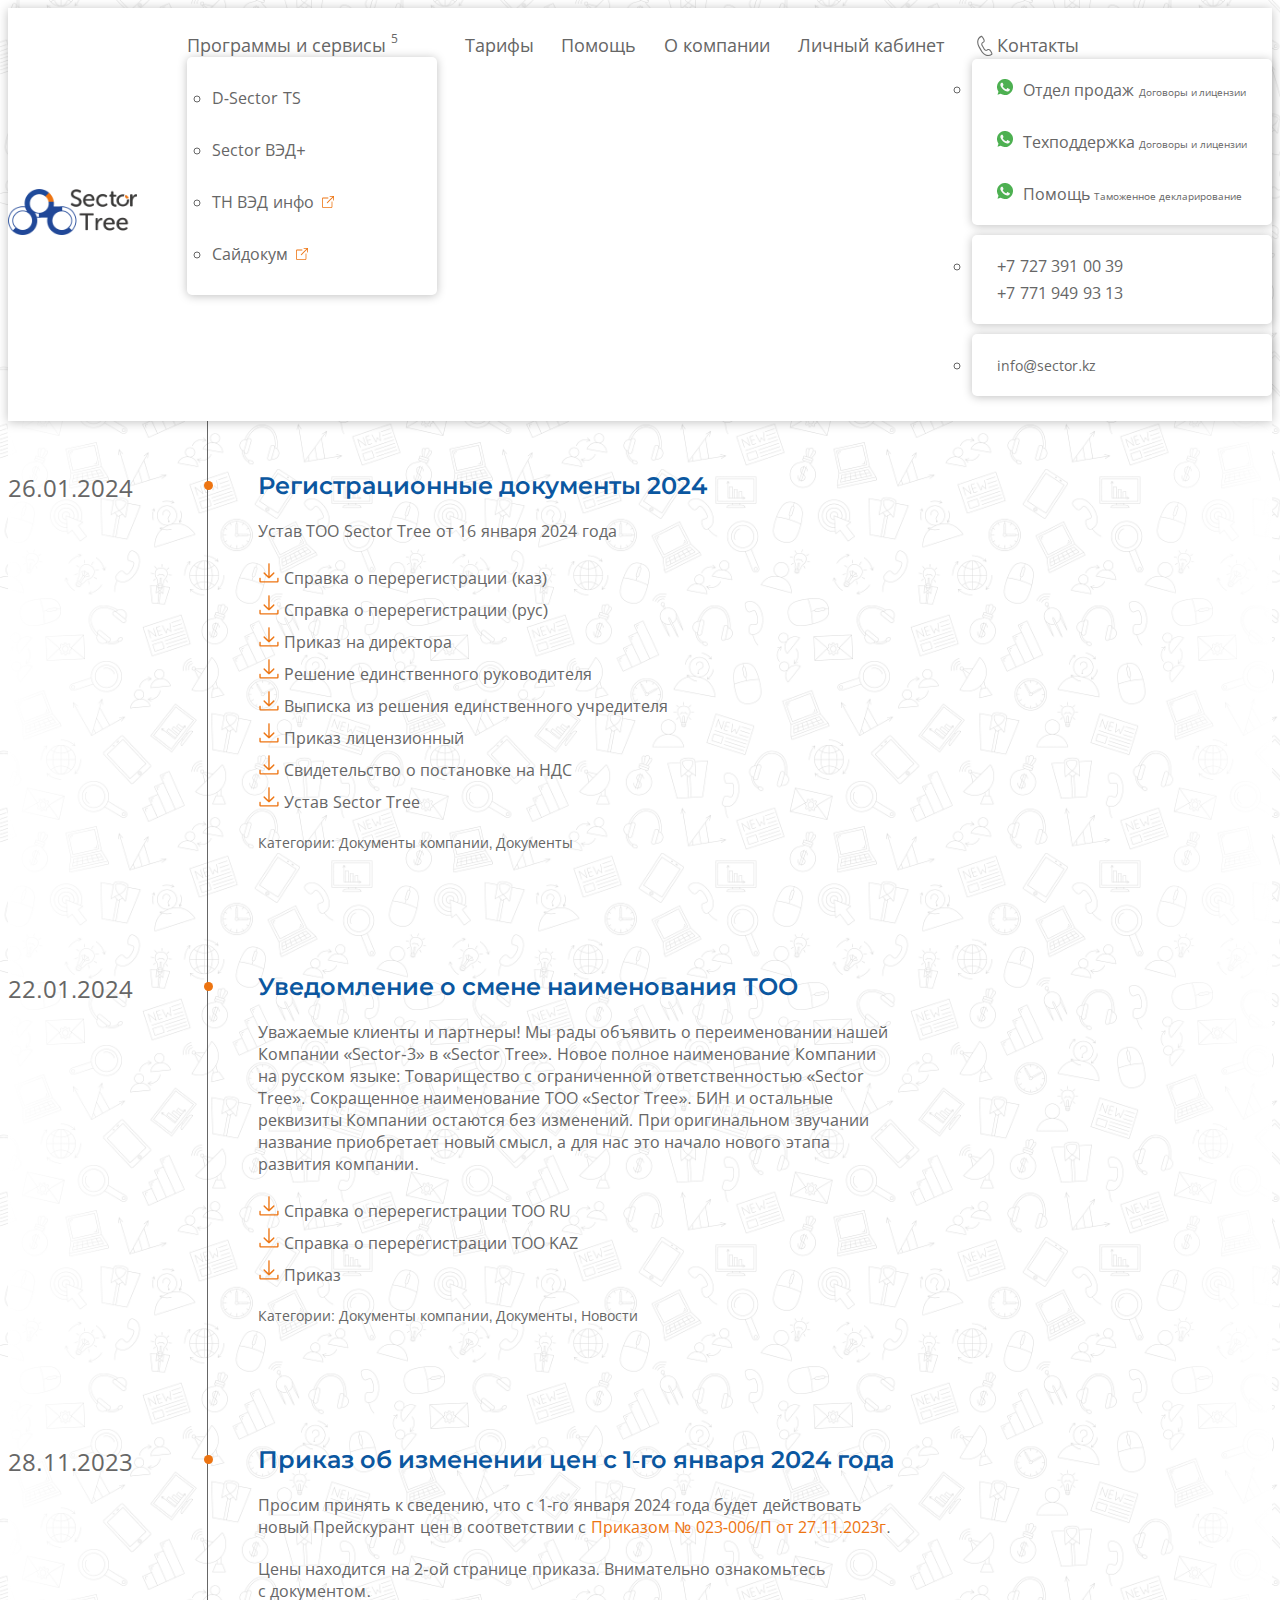
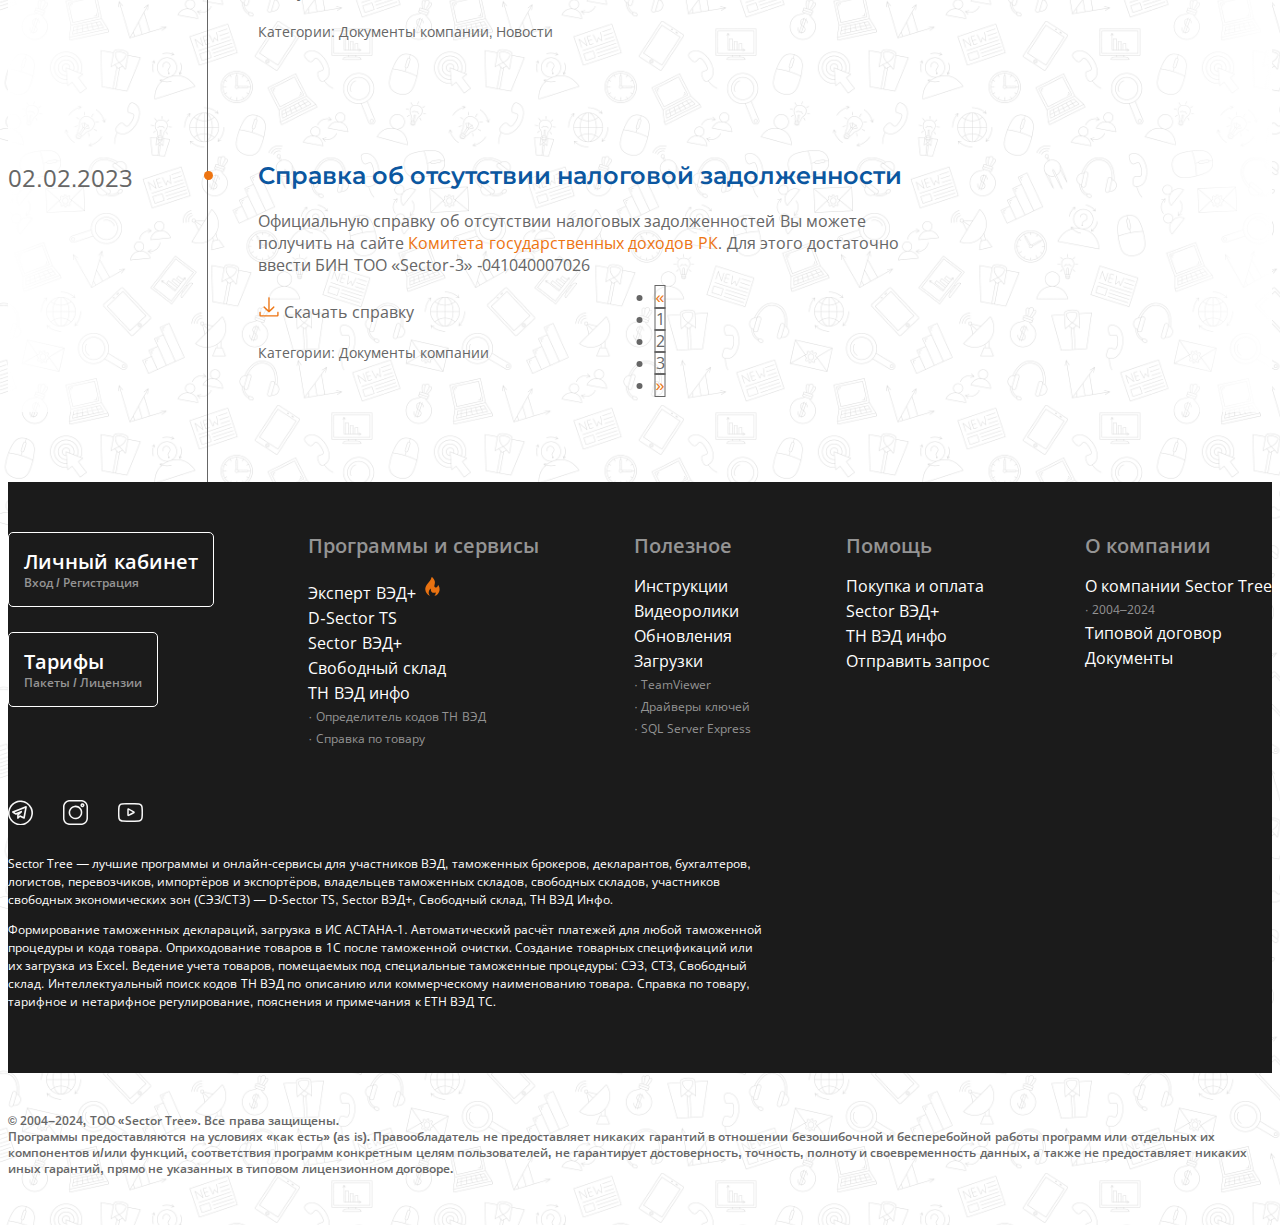
<file: news-1.html>
<!DOCTYPE html>
<html lang="ru">
  <head>
    <meta charset="UTF-8" />
    <meta name="viewport" content="width=device-width, initial-scale=1.0" />
    <link
      href="https://cdn.jsdelivr.net/npm/bootstrap@5.0.2/dist/css/bootstrap.min.css"
      rel="stylesheet"
      integrity="sha384-EVSTQN3/azprG1Anm3QDgpJLIm9Nao0Yz1ztcQTwFspd3yD65VohhpuuCOmLASjC"
      crossorigin="anonymous"
    />
    <link href="/css/style.css" rel="stylesheet" />
    <script
      defer
      src="https://cdn.jsdelivr.net/npm/bootstrap@5.0.2/dist/js/bootstrap.bundle.min.js"
      integrity="sha384-MrcW6ZMFYlzcLA8Nl+NtUVF0sA7MsXsP1UyJoMp4YLEuNSfAP+JcXn/tWtIaxVXM"
      crossorigin="anonymous"
    ></script>
    <script defer src="/js/main.js"></script>
    <title>Sector</title>
    <link rel="shortcut icon" href="images/favicon.ico" />
  </head>
  <body>
    <div class="dark-overlay"></div>
    <header class="header">
      <div class="container header__container">
        <div class="header__logo">
          <a href="https://www.sector.kz/" class="header__logo-link">
            <img src="images/logo.png" alt="logo" class="header__logo-image" />
          </a>
        </div>
        <div class="header__content">
          <ul class="header__list list-reset">
            <li class="header__item">
              <a
                href="#"
                class="header__link header__link-dropdown"
                data-bs-toggle="dropdown"
                >Программы и&nbsp;сервисы
                <span class="header__link-span">5</span></a
              >
              <ul class="dropdown-menu header__dropdown-list">
                <li class="header__dropdown-item">
                  <a
                    class="dropdown-item header__dropdown-link"
                    href="https://d.sector.kz/"
                    >D-Sector TS</a
                  >
                </li>
                <li class="header__dropdown-item">
                  <a
                    class="dropdown-item header__dropdown-link"
                    href="https://ved.sector.kz/"
                    >Sector ВЭД+</a
                  >
                </li>
                <li class="header__dropdown-item">
                  <a
                    class="dropdown-item header__dropdown-link header__dropdown-link--spec"
                    href="https://tnved.info/"
                    >ТН&nbsp;ВЭД инфо
                  </a>
                </li>
                <li class="header__dropdown-item">
                  <a
                    class="dropdown-item header__dropdown-link header__dropdown-link--spec"
                    href="https://sidocum.kz/"
                    >Сайдокум
                  </a>
                </li>
              </ul>
            </li>
            <li class="header__item">
              <a href="#" class="header__link">Тарифы</a>
            </li>
            <li class="header__item">
              <a href="https://my.sector.kz/support" class="header__link"
                >Помощь</a
              >
            </li>
            <li class="header__item">
              <a href="team.html" class="header__link">О&nbsp;компании</a>
            </li>
            <li class="header__item">
              <a href="https://my.sector.kz/" class="header__link"
                >Личный кабинет</a
              >
            </li>
            <li class="header__item">
              <a
                href="#"
                class="header__link header__link-dropdown--phone header__link-dropdown"
                data-bs-toggle="dropdown"
                id="phoneDropdownToggle"
              >
                <svg
                  width="25"
                  height="26"
                  viewBox="0 0 25 26"
                  xmlns="http://www.w3.org/2000/svg"
                >
                  <path
                    opacity="0.945"
                    fill-rule="evenodd"
                    clip-rule="evenodd"
                    d="M9.05762 2.86816C9.55024 2.80733 9.9897 2.9294 10.376 3.23437C11.104 3.9494 11.6817 4.77135 12.1094 5.70019C12.5308 6.427 12.7424 7.20825 12.7441 8.04394C12.6842 8.67261 12.3994 9.16899 11.8896 9.5332C11.4665 9.77734 11.0433 10.0215 10.6201 10.2656C10.2124 10.8296 10.1716 11.4237 10.498 12.0478C11.2753 13.3582 12.0403 14.6766 12.793 16.0029C13.1218 16.4947 13.5775 16.7876 14.1602 16.8818C14.71 16.6598 15.2389 16.3913 15.7471 16.0762C16.6438 15.7617 17.4413 15.9245 18.1396 16.5645C18.9703 17.4935 19.6457 18.527 20.166 19.665C20.3738 20.1503 20.4552 20.6549 20.4102 21.1787C20.3521 21.4088 20.2544 21.6205 20.1172 21.8135C18.2282 23.1064 16.1855 23.4075 13.9893 22.7168C12.1899 22.0079 10.7332 20.8604 9.61914 19.2744C8.55288 17.5327 7.51123 15.7749 6.49414 14.001C5.64653 12.4742 5.19897 10.8385 5.15137 9.09375C5.21816 6.22378 6.52026 4.14857 9.05762 2.86816ZM9.35059 3.94238C9.63325 4.0534 9.86924 4.23244 10.0586 4.47949C10.631 5.26591 11.103 6.11225 11.4746 7.01855C11.6698 7.47139 11.6861 7.9271 11.5234 8.38574C11.015 8.7499 10.4861 9.08359 9.93652 9.38672C9.23403 10.1314 9.01431 11.0022 9.27734 11.999C9.33179 12.2055 9.41313 12.4008 9.52148 12.585C10.3353 13.9847 11.1491 15.3844 11.9629 16.7842C12.7453 17.7828 13.7462 18.1165 14.9658 17.7852C15.4401 17.4992 15.9284 17.2387 16.4307 17.0039C16.7231 16.9766 16.9835 17.058 17.2119 17.248C18.0283 18.0812 18.6712 19.0333 19.1406 20.1045C19.2759 20.4012 19.3248 20.7105 19.2871 21.0322C17.1523 22.35 15.0283 22.3256 12.915 20.959C12.494 20.652 12.0872 20.3265 11.6943 19.9824C11.2224 19.5014 10.7911 18.9887 10.4004 18.4443C9.38809 16.7643 8.39526 15.0716 7.42188 13.3662C6.69048 12.0349 6.30801 10.6107 6.27441 9.09375C6.29873 6.7689 7.32412 5.05178 9.35059 3.94238Z"
                  />
                </svg>
                Контакты</a
              >
              <ul
                class="dropdown-menu header__dropdown-list--phone"
                id="phoneDropdownMenu"
              >
                <li class="header__dropdown-item header__dropdown-item--phone">
                  <ul
                    class="header__dropdown-list header__dropdown-list--phone-new list-reset"
                  >
                    <li
                      class="header__dropdown-item header__dropdown-item--flex"
                    >
                      <svg
                        width="16"
                        height="16"
                        viewBox="0 0 16 16"
                        fill="none"
                        xmlns="http://www.w3.org/2000/svg"
                      >
                        <g clip-path="url(#clip0_170_1013)">
                          <path
                            opacity="0.994"
                            fill-rule="evenodd"
                            clip-rule="evenodd"
                            d="M7.29688 -0.015625C7.75522 -0.015625 8.21353 -0.015625 8.67188 -0.015625C11.8052 0.376275 14.0396 2.00128 15.375 4.85938C15.6967 5.64638 15.8999 6.45888 15.9844 7.29688C15.9844 7.75522 15.9844 8.21353 15.9844 8.67188C15.5925 11.8052 13.9675 14.0396 11.1094 15.375C10.3224 15.6967 9.50988 15.8999 8.67188 15.9844C8.21353 15.9844 7.75522 15.9844 7.29688 15.9844C6.00216 15.858 4.80422 15.4465 3.70312 14.75C3.65519 14.7212 3.60309 14.7055 3.54688 14.7031C2.53455 15.0197 1.52413 15.3427 0.515625 15.6719C0.820147 14.68 1.14306 13.6852 1.48438 12.6875C0.635622 11.4798 0.135622 10.1413 -0.015625 8.67188C-0.015625 8.21353 -0.015625 7.75522 -0.015625 7.29688C0.376275 4.16356 2.00128 1.92919 4.85938 0.59375C5.64638 0.271998 6.45888 0.0688728 7.29688 -0.015625Z"
                            fill="#4CAF50"
                          />
                          <path
                            fill-rule="evenodd"
                            clip-rule="evenodd"
                            d="M4.7344 3.64063C4.91177 3.63544 5.08887 3.64066 5.26565 3.65625C5.38718 3.65819 5.49655 3.69466 5.59377 3.76563C5.93152 4.47247 6.24402 5.19122 6.53127 5.92188C6.56346 6.07125 6.53221 6.20666 6.43752 6.32813C6.25127 6.5665 6.05337 6.79569 5.84377 7.01563C5.78627 7.08378 5.7498 7.16191 5.7344 7.25C6.43793 8.6721 7.53168 9.6721 9.01565 10.25C9.17921 10.2805 9.33546 10.2597 9.4844 10.1875C9.72184 9.92931 9.9354 9.65328 10.125 9.35938C10.3442 9.07722 10.6098 9.03035 10.9219 9.21875C11.4844 9.4896 12.0469 9.76041 12.6094 10.0313C12.6753 10.0669 12.7326 10.1138 12.7813 10.1719C12.8885 11.2098 12.4562 11.9129 11.4844 12.2813C11.0184 12.4583 10.5392 12.4999 10.0469 12.4063C8.57049 12.0817 7.2684 11.4255 6.14065 10.4375C5.1638 9.53913 4.35652 8.5131 3.71877 7.35938C3.45518 6.80513 3.33018 6.22181 3.34377 5.60938C3.4188 4.81794 3.77818 4.19813 4.4219 3.75C4.53065 3.71553 4.6348 3.6791 4.7344 3.64063Z"
                            fill="#F9F9F9"
                          />
                        </g>
                        <defs>
                          <clipPath id="clip0_170_1013">
                            <rect width="16" height="16" fill="white" />
                          </clipPath>
                        </defs>
                      </svg>

                      <div class="header__dropdown-box">
                        <a
                          class="dropdown-item header__dropdown-link header__dropdown-link-margin"
                          href="#"
                        >
                          Отдел продаж</a
                        >
                        <span class="header__dropdown-span">
                          Договоры и&nbsp;лицензии
                        </span>
                      </div>
                    </li>
                    <li
                      class="header__dropdown-item header__dropdown-item--flex"
                    >
                      <svg
                        width="16"
                        height="16"
                        viewBox="0 0 16 16"
                        fill="none"
                        xmlns="http://www.w3.org/2000/svg"
                      >
                        <g clip-path="url(#clip0_170_1013)">
                          <path
                            opacity="0.994"
                            fill-rule="evenodd"
                            clip-rule="evenodd"
                            d="M7.29688 -0.015625C7.75522 -0.015625 8.21353 -0.015625 8.67188 -0.015625C11.8052 0.376275 14.0396 2.00128 15.375 4.85938C15.6967 5.64638 15.8999 6.45888 15.9844 7.29688C15.9844 7.75522 15.9844 8.21353 15.9844 8.67188C15.5925 11.8052 13.9675 14.0396 11.1094 15.375C10.3224 15.6967 9.50988 15.8999 8.67188 15.9844C8.21353 15.9844 7.75522 15.9844 7.29688 15.9844C6.00216 15.858 4.80422 15.4465 3.70312 14.75C3.65519 14.7212 3.60309 14.7055 3.54688 14.7031C2.53455 15.0197 1.52413 15.3427 0.515625 15.6719C0.820147 14.68 1.14306 13.6852 1.48438 12.6875C0.635622 11.4798 0.135622 10.1413 -0.015625 8.67188C-0.015625 8.21353 -0.015625 7.75522 -0.015625 7.29688C0.376275 4.16356 2.00128 1.92919 4.85938 0.59375C5.64638 0.271998 6.45888 0.0688728 7.29688 -0.015625Z"
                            fill="#4CAF50"
                          />
                          <path
                            fill-rule="evenodd"
                            clip-rule="evenodd"
                            d="M4.7344 3.64063C4.91177 3.63544 5.08887 3.64066 5.26565 3.65625C5.38718 3.65819 5.49655 3.69466 5.59377 3.76563C5.93152 4.47247 6.24402 5.19122 6.53127 5.92188C6.56346 6.07125 6.53221 6.20666 6.43752 6.32813C6.25127 6.5665 6.05337 6.79569 5.84377 7.01563C5.78627 7.08378 5.7498 7.16191 5.7344 7.25C6.43793 8.6721 7.53168 9.6721 9.01565 10.25C9.17921 10.2805 9.33546 10.2597 9.4844 10.1875C9.72184 9.92931 9.9354 9.65328 10.125 9.35938C10.3442 9.07722 10.6098 9.03035 10.9219 9.21875C11.4844 9.4896 12.0469 9.76041 12.6094 10.0313C12.6753 10.0669 12.7326 10.1138 12.7813 10.1719C12.8885 11.2098 12.4562 11.9129 11.4844 12.2813C11.0184 12.4583 10.5392 12.4999 10.0469 12.4063C8.57049 12.0817 7.2684 11.4255 6.14065 10.4375C5.1638 9.53913 4.35652 8.5131 3.71877 7.35938C3.45518 6.80513 3.33018 6.22181 3.34377 5.60938C3.4188 4.81794 3.77818 4.19813 4.4219 3.75C4.53065 3.71553 4.6348 3.6791 4.7344 3.64063Z"
                            fill="#F9F9F9"
                          />
                        </g>
                        <defs>
                          <clipPath id="clip0_170_1013">
                            <rect width="16" height="16" fill="white" />
                          </clipPath>
                        </defs>
                      </svg>

                      <div class="header__dropdown-box">
                        <a
                          class="dropdown-item header__dropdown-link header__dropdown-link-margin"
                          href="#"
                          >Техподдержка</a
                        >
                        <span class="header__dropdown-span">
                          Договоры и&nbsp;лицензии
                        </span>
                      </div>
                    </li>
                    <li
                      class="header__dropdown-item header__dropdown-item--flex"
                    >
                      <svg
                        width="16"
                        height="16"
                        viewBox="0 0 16 16"
                        fill="none"
                        xmlns="http://www.w3.org/2000/svg"
                      >
                        <g clip-path="url(#clip0_170_1013)">
                          <path
                            opacity="0.994"
                            fill-rule="evenodd"
                            clip-rule="evenodd"
                            d="M7.29688 -0.015625C7.75522 -0.015625 8.21353 -0.015625 8.67188 -0.015625C11.8052 0.376275 14.0396 2.00128 15.375 4.85938C15.6967 5.64638 15.8999 6.45888 15.9844 7.29688C15.9844 7.75522 15.9844 8.21353 15.9844 8.67188C15.5925 11.8052 13.9675 14.0396 11.1094 15.375C10.3224 15.6967 9.50988 15.8999 8.67188 15.9844C8.21353 15.9844 7.75522 15.9844 7.29688 15.9844C6.00216 15.858 4.80422 15.4465 3.70312 14.75C3.65519 14.7212 3.60309 14.7055 3.54688 14.7031C2.53455 15.0197 1.52413 15.3427 0.515625 15.6719C0.820147 14.68 1.14306 13.6852 1.48438 12.6875C0.635622 11.4798 0.135622 10.1413 -0.015625 8.67188C-0.015625 8.21353 -0.015625 7.75522 -0.015625 7.29688C0.376275 4.16356 2.00128 1.92919 4.85938 0.59375C5.64638 0.271998 6.45888 0.0688728 7.29688 -0.015625Z"
                            fill="#4CAF50"
                          />
                          <path
                            fill-rule="evenodd"
                            clip-rule="evenodd"
                            d="M4.7344 3.64063C4.91177 3.63544 5.08887 3.64066 5.26565 3.65625C5.38718 3.65819 5.49655 3.69466 5.59377 3.76563C5.93152 4.47247 6.24402 5.19122 6.53127 5.92188C6.56346 6.07125 6.53221 6.20666 6.43752 6.32813C6.25127 6.5665 6.05337 6.79569 5.84377 7.01563C5.78627 7.08378 5.7498 7.16191 5.7344 7.25C6.43793 8.6721 7.53168 9.6721 9.01565 10.25C9.17921 10.2805 9.33546 10.2597 9.4844 10.1875C9.72184 9.92931 9.9354 9.65328 10.125 9.35938C10.3442 9.07722 10.6098 9.03035 10.9219 9.21875C11.4844 9.4896 12.0469 9.76041 12.6094 10.0313C12.6753 10.0669 12.7326 10.1138 12.7813 10.1719C12.8885 11.2098 12.4562 11.9129 11.4844 12.2813C11.0184 12.4583 10.5392 12.4999 10.0469 12.4063C8.57049 12.0817 7.2684 11.4255 6.14065 10.4375C5.1638 9.53913 4.35652 8.5131 3.71877 7.35938C3.45518 6.80513 3.33018 6.22181 3.34377 5.60938C3.4188 4.81794 3.77818 4.19813 4.4219 3.75C4.53065 3.71553 4.6348 3.6791 4.7344 3.64063Z"
                            fill="#F9F9F9"
                          />
                        </g>
                        <defs>
                          <clipPath id="clip0_170_1013">
                            <rect width="16" height="16" fill="white" />
                          </clipPath>
                        </defs>
                      </svg>

                      <div class="header__dropdown-box">
                        <a
                          class="dropdown-item header__dropdown-link header__dropdown-link-margin"
                          href="#"
                          >Помощь
                        </a>
                        <span class="header__dropdown-span">
                          Таможенное декларирование
                        </span>
                      </div>
                    </li>
                  </ul>
                </li>
                <li class="header__dropdown-item header__dropdown-item--phone">
                  <ul
                    class="header__dropdown-list header__dropdown-list--phone-new list-reset"
                  >
                    <li
                      class="header__dropdown-item header__dropdown-item--tel"
                    >
                      <a
                        class="dropdown-item header__dropdown-link header__dropdown-link--tel"
                        href="tel:+77273910039"
                        >+7&nbsp;727&nbsp;391 00&nbsp;39</a
                      >
                    </li>
                    <li
                      class="header__dropdown-item header__dropdown-item--tel"
                    >
                      <a
                        class="dropdown-item header__dropdown-link header__dropdown-link--tel"
                        href="tel:+77719499313"
                        >+7&nbsp;771&nbsp;949 93&nbsp;13</a
                      >
                    </li>
                  </ul>
                </li>
                <li class="header__dropdown-item header__dropdown-item--phone">
                  <ul
                    class="header__dropdown-list header__dropdown-list--phone-new list-reset"
                  >
                    <li class="header__dropdown-item">
                      <a
                        class="dropdown-item header__dropdown-link header__dropdown-link--mail"
                        href="mailto:info@sector.kz"
                        >info@sector.kz
                      </a>
                    </li>
                  </ul>
                </li>
              </ul>
            </li>
          </ul>
        </div>
        <div class="header__mobile">
          <a href="https://www.sector.kz/" class="header__mobile-logo">
            <img
              src="images/logo-mobile.png"
              alt="logo"
              class="header__mobile-image"
            />
          </a>
          <p class="header__date">
            <span class="header__date-number">20&nbsp;лет</span><br />
            на&nbsp;рынке Казахстана
          </p>
          <div class="header__icons">
            <a
              class="header__icon-phone header__icon"
              data-bs-toggle="dropdown"
              href="#"
              role="button"
              ><svg
                width="25"
                height="26"
                viewBox="0 0 25 26"
                fill="none"
                xmlns="http://www.w3.org/2000/svg"
              >
                <path
                  opacity="0.945"
                  fill-rule="evenodd"
                  clip-rule="evenodd"
                  d="M9.05762 2.86816C9.55024 2.80733 9.9897 2.9294 10.376 3.23437C11.104 3.9494 11.6817 4.77135 12.1094 5.70019C12.5308 6.427 12.7424 7.20825 12.7441 8.04394C12.6842 8.67261 12.3994 9.16899 11.8896 9.5332C11.4665 9.77734 11.0433 10.0215 10.6201 10.2656C10.2124 10.8296 10.1716 11.4237 10.498 12.0478C11.2753 13.3582 12.0403 14.6766 12.793 16.0029C13.1218 16.4947 13.5775 16.7876 14.1602 16.8818C14.71 16.6598 15.2389 16.3913 15.7471 16.0762C16.6438 15.7617 17.4413 15.9245 18.1396 16.5645C18.9703 17.4935 19.6457 18.527 20.166 19.665C20.3738 20.1503 20.4552 20.6549 20.4102 21.1787C20.3521 21.4088 20.2544 21.6205 20.1172 21.8135C18.2282 23.1064 16.1855 23.4075 13.9893 22.7168C12.1899 22.0079 10.7332 20.8604 9.61914 19.2744C8.55288 17.5327 7.51123 15.7749 6.49414 14.001C5.64653 12.4742 5.19897 10.8385 5.15137 9.09375C5.21816 6.22378 6.52026 4.14857 9.05762 2.86816ZM9.35059 3.94238C9.63325 4.0534 9.86924 4.23244 10.0586 4.47949C10.631 5.26591 11.103 6.11225 11.4746 7.01855C11.6698 7.47139 11.6861 7.9271 11.5234 8.38574C11.015 8.7499 10.4861 9.08359 9.93652 9.38672C9.23403 10.1314 9.01431 11.0022 9.27734 11.999C9.33179 12.2055 9.41313 12.4008 9.52148 12.585C10.3353 13.9847 11.1491 15.3844 11.9629 16.7842C12.7453 17.7828 13.7462 18.1165 14.9658 17.7852C15.4401 17.4992 15.9284 17.2387 16.4307 17.0039C16.7231 16.9766 16.9835 17.058 17.2119 17.248C18.0283 18.0812 18.6712 19.0333 19.1406 20.1045C19.2759 20.4012 19.3248 20.7105 19.2871 21.0322C17.1523 22.35 15.0283 22.3256 12.915 20.959C12.494 20.652 12.0872 20.3265 11.6943 19.9824C11.2224 19.5014 10.7911 18.9887 10.4004 18.4443C9.38809 16.7643 8.39526 15.0716 7.42188 13.3662C6.69048 12.0349 6.30801 10.6107 6.27441 9.09375C6.29873 6.7689 7.32412 5.05178 9.35059 3.94238Z"
                  fill="#666666"
                />
              </svg>
            </a>
            <ul
              class="dropdown-menu header__dropdown-list--phone header-burger__list-phone"
            >
              <li class="header__dropdown-item header__dropdown-item--phone">
                <ul
                  class="header__dropdown-list header__dropdown-list--phone-new list-reset"
                >
                  <li class="header__dropdown-item header__dropdown-item--flex">
                    <svg
                      width="16"
                      height="16"
                      viewBox="0 0 16 16"
                      fill="none"
                      xmlns="http://www.w3.org/2000/svg"
                    >
                      <g clip-path="url(#clip0_170_1013)">
                        <path
                          opacity="0.994"
                          fill-rule="evenodd"
                          clip-rule="evenodd"
                          d="M7.29688 -0.015625C7.75522 -0.015625 8.21353 -0.015625 8.67188 -0.015625C11.8052 0.376275 14.0396 2.00128 15.375 4.85938C15.6967 5.64638 15.8999 6.45888 15.9844 7.29688C15.9844 7.75522 15.9844 8.21353 15.9844 8.67188C15.5925 11.8052 13.9675 14.0396 11.1094 15.375C10.3224 15.6967 9.50988 15.8999 8.67188 15.9844C8.21353 15.9844 7.75522 15.9844 7.29688 15.9844C6.00216 15.858 4.80422 15.4465 3.70312 14.75C3.65519 14.7212 3.60309 14.7055 3.54688 14.7031C2.53455 15.0197 1.52413 15.3427 0.515625 15.6719C0.820147 14.68 1.14306 13.6852 1.48438 12.6875C0.635622 11.4798 0.135622 10.1413 -0.015625 8.67188C-0.015625 8.21353 -0.015625 7.75522 -0.015625 7.29688C0.376275 4.16356 2.00128 1.92919 4.85938 0.59375C5.64638 0.271998 6.45888 0.0688728 7.29688 -0.015625Z"
                          fill="#4CAF50"
                        />
                        <path
                          fill-rule="evenodd"
                          clip-rule="evenodd"
                          d="M4.7344 3.64063C4.91177 3.63544 5.08887 3.64066 5.26565 3.65625C5.38718 3.65819 5.49655 3.69466 5.59377 3.76563C5.93152 4.47247 6.24402 5.19122 6.53127 5.92188C6.56346 6.07125 6.53221 6.20666 6.43752 6.32813C6.25127 6.5665 6.05337 6.79569 5.84377 7.01563C5.78627 7.08378 5.7498 7.16191 5.7344 7.25C6.43793 8.6721 7.53168 9.6721 9.01565 10.25C9.17921 10.2805 9.33546 10.2597 9.4844 10.1875C9.72184 9.92931 9.9354 9.65328 10.125 9.35938C10.3442 9.07722 10.6098 9.03035 10.9219 9.21875C11.4844 9.4896 12.0469 9.76041 12.6094 10.0313C12.6753 10.0669 12.7326 10.1138 12.7813 10.1719C12.8885 11.2098 12.4562 11.9129 11.4844 12.2813C11.0184 12.4583 10.5392 12.4999 10.0469 12.4063C8.57049 12.0817 7.2684 11.4255 6.14065 10.4375C5.1638 9.53913 4.35652 8.5131 3.71877 7.35938C3.45518 6.80513 3.33018 6.22181 3.34377 5.60938C3.4188 4.81794 3.77818 4.19813 4.4219 3.75C4.53065 3.71553 4.6348 3.6791 4.7344 3.64063Z"
                          fill="#F9F9F9"
                        />
                      </g>
                      <defs>
                        <clipPath id="clip0_170_1013">
                          <rect width="16" height="16" fill="white" />
                        </clipPath>
                      </defs>
                    </svg>

                    <div class="header__dropdown-box">
                      <a
                        class="dropdown-item header__dropdown-link header__dropdown-link-margin"
                        href="#"
                      >
                        Отдел продаж</a
                      >
                      <span class="header__dropdown-span">
                        Договоры и&nbsp;лицензии
                      </span>
                    </div>
                  </li>
                  <li class="header__dropdown-item header__dropdown-item--flex">
                    <svg
                      width="16"
                      height="16"
                      viewBox="0 0 16 16"
                      fill="none"
                      xmlns="http://www.w3.org/2000/svg"
                    >
                      <g clip-path="url(#clip0_170_1013)">
                        <path
                          opacity="0.994"
                          fill-rule="evenodd"
                          clip-rule="evenodd"
                          d="M7.29688 -0.015625C7.75522 -0.015625 8.21353 -0.015625 8.67188 -0.015625C11.8052 0.376275 14.0396 2.00128 15.375 4.85938C15.6967 5.64638 15.8999 6.45888 15.9844 7.29688C15.9844 7.75522 15.9844 8.21353 15.9844 8.67188C15.5925 11.8052 13.9675 14.0396 11.1094 15.375C10.3224 15.6967 9.50988 15.8999 8.67188 15.9844C8.21353 15.9844 7.75522 15.9844 7.29688 15.9844C6.00216 15.858 4.80422 15.4465 3.70312 14.75C3.65519 14.7212 3.60309 14.7055 3.54688 14.7031C2.53455 15.0197 1.52413 15.3427 0.515625 15.6719C0.820147 14.68 1.14306 13.6852 1.48438 12.6875C0.635622 11.4798 0.135622 10.1413 -0.015625 8.67188C-0.015625 8.21353 -0.015625 7.75522 -0.015625 7.29688C0.376275 4.16356 2.00128 1.92919 4.85938 0.59375C5.64638 0.271998 6.45888 0.0688728 7.29688 -0.015625Z"
                          fill="#4CAF50"
                        />
                        <path
                          fill-rule="evenodd"
                          clip-rule="evenodd"
                          d="M4.7344 3.64063C4.91177 3.63544 5.08887 3.64066 5.26565 3.65625C5.38718 3.65819 5.49655 3.69466 5.59377 3.76563C5.93152 4.47247 6.24402 5.19122 6.53127 5.92188C6.56346 6.07125 6.53221 6.20666 6.43752 6.32813C6.25127 6.5665 6.05337 6.79569 5.84377 7.01563C5.78627 7.08378 5.7498 7.16191 5.7344 7.25C6.43793 8.6721 7.53168 9.6721 9.01565 10.25C9.17921 10.2805 9.33546 10.2597 9.4844 10.1875C9.72184 9.92931 9.9354 9.65328 10.125 9.35938C10.3442 9.07722 10.6098 9.03035 10.9219 9.21875C11.4844 9.4896 12.0469 9.76041 12.6094 10.0313C12.6753 10.0669 12.7326 10.1138 12.7813 10.1719C12.8885 11.2098 12.4562 11.9129 11.4844 12.2813C11.0184 12.4583 10.5392 12.4999 10.0469 12.4063C8.57049 12.0817 7.2684 11.4255 6.14065 10.4375C5.1638 9.53913 4.35652 8.5131 3.71877 7.35938C3.45518 6.80513 3.33018 6.22181 3.34377 5.60938C3.4188 4.81794 3.77818 4.19813 4.4219 3.75C4.53065 3.71553 4.6348 3.6791 4.7344 3.64063Z"
                          fill="#F9F9F9"
                        />
                      </g>
                      <defs>
                        <clipPath id="clip0_170_1013">
                          <rect width="16" height="16" fill="white" />
                        </clipPath>
                      </defs>
                    </svg>

                    <div class="header__dropdown-box">
                      <a
                        class="dropdown-item header__dropdown-link header__dropdown-link-margin"
                        href="#"
                        >Техподдержка</a
                      >
                      <span class="header__dropdown-span">
                        Договоры и&nbsp;лицензии
                      </span>
                    </div>
                  </li>
                  <li class="header__dropdown-item header__dropdown-item--flex">
                    <svg
                      width="16"
                      height="16"
                      viewBox="0 0 16 16"
                      fill="none"
                      xmlns="http://www.w3.org/2000/svg"
                    >
                      <g clip-path="url(#clip0_170_1013)">
                        <path
                          opacity="0.994"
                          fill-rule="evenodd"
                          clip-rule="evenodd"
                          d="M7.29688 -0.015625C7.75522 -0.015625 8.21353 -0.015625 8.67188 -0.015625C11.8052 0.376275 14.0396 2.00128 15.375 4.85938C15.6967 5.64638 15.8999 6.45888 15.9844 7.29688C15.9844 7.75522 15.9844 8.21353 15.9844 8.67188C15.5925 11.8052 13.9675 14.0396 11.1094 15.375C10.3224 15.6967 9.50988 15.8999 8.67188 15.9844C8.21353 15.9844 7.75522 15.9844 7.29688 15.9844C6.00216 15.858 4.80422 15.4465 3.70312 14.75C3.65519 14.7212 3.60309 14.7055 3.54688 14.7031C2.53455 15.0197 1.52413 15.3427 0.515625 15.6719C0.820147 14.68 1.14306 13.6852 1.48438 12.6875C0.635622 11.4798 0.135622 10.1413 -0.015625 8.67188C-0.015625 8.21353 -0.015625 7.75522 -0.015625 7.29688C0.376275 4.16356 2.00128 1.92919 4.85938 0.59375C5.64638 0.271998 6.45888 0.0688728 7.29688 -0.015625Z"
                          fill="#4CAF50"
                        />
                        <path
                          fill-rule="evenodd"
                          clip-rule="evenodd"
                          d="M4.7344 3.64063C4.91177 3.63544 5.08887 3.64066 5.26565 3.65625C5.38718 3.65819 5.49655 3.69466 5.59377 3.76563C5.93152 4.47247 6.24402 5.19122 6.53127 5.92188C6.56346 6.07125 6.53221 6.20666 6.43752 6.32813C6.25127 6.5665 6.05337 6.79569 5.84377 7.01563C5.78627 7.08378 5.7498 7.16191 5.7344 7.25C6.43793 8.6721 7.53168 9.6721 9.01565 10.25C9.17921 10.2805 9.33546 10.2597 9.4844 10.1875C9.72184 9.92931 9.9354 9.65328 10.125 9.35938C10.3442 9.07722 10.6098 9.03035 10.9219 9.21875C11.4844 9.4896 12.0469 9.76041 12.6094 10.0313C12.6753 10.0669 12.7326 10.1138 12.7813 10.1719C12.8885 11.2098 12.4562 11.9129 11.4844 12.2813C11.0184 12.4583 10.5392 12.4999 10.0469 12.4063C8.57049 12.0817 7.2684 11.4255 6.14065 10.4375C5.1638 9.53913 4.35652 8.5131 3.71877 7.35938C3.45518 6.80513 3.33018 6.22181 3.34377 5.60938C3.4188 4.81794 3.77818 4.19813 4.4219 3.75C4.53065 3.71553 4.6348 3.6791 4.7344 3.64063Z"
                          fill="#F9F9F9"
                        />
                      </g>
                      <defs>
                        <clipPath id="clip0_170_1013">
                          <rect width="16" height="16" fill="white" />
                        </clipPath>
                      </defs>
                    </svg>

                    <div class="header__dropdown-box">
                      <a
                        class="dropdown-item header__dropdown-link header__dropdown-link-margin"
                        href="#"
                        >Помощь
                      </a>
                      <span class="header__dropdown-span">
                        Таможенное декларирование
                      </span>
                    </div>
                  </li>
                </ul>
              </li>
              <li class="header__dropdown-item header__dropdown-item--phone">
                <ul
                  class="header__dropdown-list header__dropdown-list--phone-new list-reset"
                >
                  <li class="header__dropdown-item header__dropdown-item--tel">
                    <a
                      class="dropdown-item header__dropdown-link header__dropdown-link--tel"
                      href="tel:+77273910039"
                      >+7&nbsp;727&nbsp;391 00&nbsp;39</a
                    >
                  </li>
                  <li class="header__dropdown-item header__dropdown-item--tel">
                    <a
                      class="dropdown-item header__dropdown-link header__dropdown-link--tel"
                      href="tel:+77719499313"
                      >+7&nbsp;771&nbsp;949 93&nbsp;13</a
                    >
                  </li>
                </ul>
              </li>
              <li class="header__dropdown-item header__dropdown-item--phone">
                <ul
                  class="header__dropdown-list header__dropdown-list--phone-new list-reset"
                >
                  <li class="header__dropdown-item">
                    <a
                      class="dropdown-item header__dropdown-link header__dropdown-link--mail"
                      href="mailto:info@sector.kz"
                      >info@sector.kz
                    </a>
                  </li>
                </ul>
              </li>
            </ul>
            <a
              class="header__icon-btn header__icon"
              data-bs-toggle="dropdown"
              href="#"
              role="button"
            >
              <svg
                width="27"
                height="28"
                viewBox="0 0 27 28"
                fill="none"
                xmlns="http://www.w3.org/2000/svg"
              >
                <path
                  opacity="0.974"
                  fill-rule="evenodd"
                  clip-rule="evenodd"
                  d="M21.9639 5.27246C17.0244 5.26367 12.0849 5.27246 7.14553 5.29883C6.79395 5.61524 6.79395 5.93164 7.14553 6.24805C12.085 6.28322 17.0244 6.28322 21.9639 6.24805C22.3823 5.9231 22.3823 5.59788 21.9639 5.27246Z"
                  fill="#666666"
                />
                <path
                  opacity="0.927"
                  fill-rule="evenodd"
                  clip-rule="evenodd"
                  d="M21.8584 13.2354C16.3037 13.2265 10.749 13.2354 5.19434 13.2617C4.75817 13.5307 4.723 13.8471 5.08887 14.2109C5.15916 14.2285 5.22951 14.2461 5.2998 14.2637C10.7842 14.2988 16.2686 14.2988 21.7529 14.2637C22.2074 14.1137 22.3217 13.8237 22.0957 13.3936C22.0086 13.3461 21.9295 13.2934 21.8584 13.2354Z"
                  fill="#666666"
                />
                <path
                  opacity="0.972"
                  fill-rule="evenodd"
                  clip-rule="evenodd"
                  d="M21.9638 21.7256C18.0439 21.7168 14.124 21.7256 10.2041 21.752C9.83887 22.0943 9.85643 22.4107 10.2568 22.7012C14.1591 22.7363 18.0615 22.7363 21.9638 22.7012C22.3815 22.3738 22.3815 22.0487 21.9638 21.7256Z"
                  fill="#666666"
                />
              </svg>
            </a>
            <ul class="dropdown-menu header-burger">
              <li class="header-burger__item">
                <a class="dropdown-item header-burger__link"
                  >Программы и&nbsp;сервисы
                  <span class="header-burger__link-span">5</span></a
                >
                <ul class="header-burger__list-special">
                  <li class="header-burger__item">
                    <a
                      class="dropdown-item header-burger__link"
                      href="https://ved.sector.kz/"
                      >Эксперт ВЭД+</a
                    >
                  </li>
                  <li class="header-burger__item">
                    <a
                      class="dropdown-item header-burger__link"
                      href="https://d.sector.kz/"
                      >D-Sector TS</a
                    >
                  </li>
                  <li class="header-burger__item">
                    <a
                      class="dropdown-item header-burger__link"
                      href="https://ved.sector.kz/"
                      >Sector ВЭД+</a
                    >
                  </li>
                  <li class="header-burger__item">
                    <a
                      class="dropdown-item header-burger__link"
                      href="https://sez.sector.kz/"
                      >Свободный склад</a
                    >
                  </li>
                  <li class="header-burger__item">
                    <a
                      class="dropdown-item header-burger__link header-burger__link-spec"
                      href="https://tnved.info/"
                      >ТН&nbsp;ВЭД инфо</a
                    >
                  </li>
                </ul>
              </li>
              <li class="header-burger__item">
                <a
                  class="dropdown-item header-burger__link"
                  href="https://d.sector.kz/"
                  >Тарифы</a
                >
              </li>
              <li class="header-burger__item">
                <a
                  class="dropdown-item header-burger__link"
                  href="https://my.sector.kz/support"
                  >Помощь</a
                >
              </li>
              <li class="header-burger__item">
                <a class="dropdown-item header-burger__link" href="team.html"
                  >О&nbsp;компании</a
                >
              </li>
              <li class="header-burger__item">
                <a
                  class="dropdown-item header-burger__link"
                  href="https://my.sector.kz/"
                  >Личный кабинет</a
                >
              </li>
            </ul>
          </div>
        </div>
      </div>
    </header>
    <main class="main">
      <section class="news">
        <div class="container news__container">
          <div class="news__content">
            <div class="row news__row">
              <div class="news__item">
                <p class="news__time">26.01.2024</p>
                <div class="news__info">
                  <h3 class="news__caption">
                    <a class="news__caption-link" href="article-1.html"
                      >Регистрационные документы 2024</a
                    >
                  </h3>
                  <p class="news__subcaption">
                    Устав ТОО Sector Tree от&nbsp;16&nbsp;января 2024 года
                  </p>
                  <ul class="news__list list-reset">
                    <li class="news__list-item">
                      <a href="#" class="news__link">
                        <svg
                          width="22"
                          height="22"
                          viewBox="0 0 22 22"
                          fill="none"
                          xmlns="http://www.w3.org/2000/svg"
                        >
                          <path
                            opacity="0.979"
                            fill-rule="evenodd"
                            clip-rule="evenodd"
                            d="M10.7208 1.35359C11.1445 1.26119 11.4524 1.40442 11.6446 1.78328C11.6589 5.87962 11.6733 9.976 11.6876 14.0723C12.9122 12.8477 14.1368 11.6231 15.3614 10.3985C15.6479 10.2553 15.9343 10.2553 16.2208 10.3985C16.5031 10.6969 16.5532 11.0335 16.3712 11.4083C14.7169 13.0626 13.0626 14.7169 11.4083 16.3712C11.1218 16.5144 10.8354 16.5144 10.5489 16.3712C8.89463 14.7169 7.24033 13.0626 5.58603 11.4083C5.40402 11.0335 5.45416 10.6969 5.73642 10.3985C6.0229 10.2553 6.30933 10.2553 6.5958 10.3985C7.82041 11.6231 9.04502 12.8477 10.2696 14.0723C10.2839 9.976 10.2983 5.87962 10.3126 1.78328C10.3995 1.58906 10.5356 1.44583 10.7208 1.35359Z"
                            fill="#ED7411"
                          />
                          <path
                            opacity="0.994"
                            fill-rule="evenodd"
                            clip-rule="evenodd"
                            d="M1.7832 15.7911C2.20688 15.6987 2.51482 15.8419 2.70703 16.2208C2.72852 17.2233 2.73568 18.2259 2.72852 19.2286C8.22852 19.2286 13.7285 19.2286 19.2285 19.2286C19.2213 18.2259 19.2285 17.2233 19.25 16.2208C19.3706 15.9205 19.5926 15.7773 19.916 15.7911C20.2394 15.7773 20.4614 15.9205 20.582 16.2208C20.6107 17.338 20.6107 18.4551 20.582 19.5723C20.446 20.1094 20.1094 20.446 19.5723 20.5821C13.8431 20.6108 8.11392 20.6108 2.38477 20.5821C1.84766 20.446 1.51107 20.1094 1.375 19.5723C1.34635 18.4551 1.34635 17.338 1.375 16.2208C1.4619 16.0266 1.59797 15.8833 1.7832 15.7911Z"
                            fill="#ED7411"
                          />
                        </svg>
                        Справка о&nbsp;перерегистрации (каз)
                      </a>
                    </li>
                    <li class="news__list-item">
                      <a href="#" class="news__link">
                        <svg
                          width="22"
                          height="22"
                          viewBox="0 0 22 22"
                          fill="none"
                          xmlns="http://www.w3.org/2000/svg"
                        >
                          <path
                            opacity="0.979"
                            fill-rule="evenodd"
                            clip-rule="evenodd"
                            d="M10.7208 1.35359C11.1445 1.26119 11.4524 1.40442 11.6446 1.78328C11.6589 5.87962 11.6733 9.976 11.6876 14.0723C12.9122 12.8477 14.1368 11.6231 15.3614 10.3985C15.6479 10.2553 15.9343 10.2553 16.2208 10.3985C16.5031 10.6969 16.5532 11.0335 16.3712 11.4083C14.7169 13.0626 13.0626 14.7169 11.4083 16.3712C11.1218 16.5144 10.8354 16.5144 10.5489 16.3712C8.89463 14.7169 7.24033 13.0626 5.58603 11.4083C5.40402 11.0335 5.45416 10.6969 5.73642 10.3985C6.0229 10.2553 6.30933 10.2553 6.5958 10.3985C7.82041 11.6231 9.04502 12.8477 10.2696 14.0723C10.2839 9.976 10.2983 5.87962 10.3126 1.78328C10.3995 1.58906 10.5356 1.44583 10.7208 1.35359Z"
                            fill="#ED7411"
                          />
                          <path
                            opacity="0.994"
                            fill-rule="evenodd"
                            clip-rule="evenodd"
                            d="M1.7832 15.7911C2.20688 15.6987 2.51482 15.8419 2.70703 16.2208C2.72852 17.2233 2.73568 18.2259 2.72852 19.2286C8.22852 19.2286 13.7285 19.2286 19.2285 19.2286C19.2213 18.2259 19.2285 17.2233 19.25 16.2208C19.3706 15.9205 19.5926 15.7773 19.916 15.7911C20.2394 15.7773 20.4614 15.9205 20.582 16.2208C20.6107 17.338 20.6107 18.4551 20.582 19.5723C20.446 20.1094 20.1094 20.446 19.5723 20.5821C13.8431 20.6108 8.11392 20.6108 2.38477 20.5821C1.84766 20.446 1.51107 20.1094 1.375 19.5723C1.34635 18.4551 1.34635 17.338 1.375 16.2208C1.4619 16.0266 1.59797 15.8833 1.7832 15.7911Z"
                            fill="#ED7411"
                          />
                        </svg>
                        Справка о&nbsp;перерегистрации (рус)
                      </a>
                    </li>
                    <li class="news__list-item">
                      <a href="#" class="news__link">
                        <svg
                          width="22"
                          height="22"
                          viewBox="0 0 22 22"
                          fill="none"
                          xmlns="http://www.w3.org/2000/svg"
                        >
                          <path
                            opacity="0.979"
                            fill-rule="evenodd"
                            clip-rule="evenodd"
                            d="M10.7208 1.35359C11.1445 1.26119 11.4524 1.40442 11.6446 1.78328C11.6589 5.87962 11.6733 9.976 11.6876 14.0723C12.9122 12.8477 14.1368 11.6231 15.3614 10.3985C15.6479 10.2553 15.9343 10.2553 16.2208 10.3985C16.5031 10.6969 16.5532 11.0335 16.3712 11.4083C14.7169 13.0626 13.0626 14.7169 11.4083 16.3712C11.1218 16.5144 10.8354 16.5144 10.5489 16.3712C8.89463 14.7169 7.24033 13.0626 5.58603 11.4083C5.40402 11.0335 5.45416 10.6969 5.73642 10.3985C6.0229 10.2553 6.30933 10.2553 6.5958 10.3985C7.82041 11.6231 9.04502 12.8477 10.2696 14.0723C10.2839 9.976 10.2983 5.87962 10.3126 1.78328C10.3995 1.58906 10.5356 1.44583 10.7208 1.35359Z"
                            fill="#ED7411"
                          />
                          <path
                            opacity="0.994"
                            fill-rule="evenodd"
                            clip-rule="evenodd"
                            d="M1.7832 15.7911C2.20688 15.6987 2.51482 15.8419 2.70703 16.2208C2.72852 17.2233 2.73568 18.2259 2.72852 19.2286C8.22852 19.2286 13.7285 19.2286 19.2285 19.2286C19.2213 18.2259 19.2285 17.2233 19.25 16.2208C19.3706 15.9205 19.5926 15.7773 19.916 15.7911C20.2394 15.7773 20.4614 15.9205 20.582 16.2208C20.6107 17.338 20.6107 18.4551 20.582 19.5723C20.446 20.1094 20.1094 20.446 19.5723 20.5821C13.8431 20.6108 8.11392 20.6108 2.38477 20.5821C1.84766 20.446 1.51107 20.1094 1.375 19.5723C1.34635 18.4551 1.34635 17.338 1.375 16.2208C1.4619 16.0266 1.59797 15.8833 1.7832 15.7911Z"
                            fill="#ED7411"
                          />
                        </svg>
                        Приказ на&nbsp;директора
                      </a>
                    </li>
                    <li class="news__list-item">
                      <a href="#" class="news__link">
                        <svg
                          width="22"
                          height="22"
                          viewBox="0 0 22 22"
                          fill="none"
                          xmlns="http://www.w3.org/2000/svg"
                        >
                          <path
                            opacity="0.979"
                            fill-rule="evenodd"
                            clip-rule="evenodd"
                            d="M10.7208 1.35359C11.1445 1.26119 11.4524 1.40442 11.6446 1.78328C11.6589 5.87962 11.6733 9.976 11.6876 14.0723C12.9122 12.8477 14.1368 11.6231 15.3614 10.3985C15.6479 10.2553 15.9343 10.2553 16.2208 10.3985C16.5031 10.6969 16.5532 11.0335 16.3712 11.4083C14.7169 13.0626 13.0626 14.7169 11.4083 16.3712C11.1218 16.5144 10.8354 16.5144 10.5489 16.3712C8.89463 14.7169 7.24033 13.0626 5.58603 11.4083C5.40402 11.0335 5.45416 10.6969 5.73642 10.3985C6.0229 10.2553 6.30933 10.2553 6.5958 10.3985C7.82041 11.6231 9.04502 12.8477 10.2696 14.0723C10.2839 9.976 10.2983 5.87962 10.3126 1.78328C10.3995 1.58906 10.5356 1.44583 10.7208 1.35359Z"
                            fill="#ED7411"
                          />
                          <path
                            opacity="0.994"
                            fill-rule="evenodd"
                            clip-rule="evenodd"
                            d="M1.7832 15.7911C2.20688 15.6987 2.51482 15.8419 2.70703 16.2208C2.72852 17.2233 2.73568 18.2259 2.72852 19.2286C8.22852 19.2286 13.7285 19.2286 19.2285 19.2286C19.2213 18.2259 19.2285 17.2233 19.25 16.2208C19.3706 15.9205 19.5926 15.7773 19.916 15.7911C20.2394 15.7773 20.4614 15.9205 20.582 16.2208C20.6107 17.338 20.6107 18.4551 20.582 19.5723C20.446 20.1094 20.1094 20.446 19.5723 20.5821C13.8431 20.6108 8.11392 20.6108 2.38477 20.5821C1.84766 20.446 1.51107 20.1094 1.375 19.5723C1.34635 18.4551 1.34635 17.338 1.375 16.2208C1.4619 16.0266 1.59797 15.8833 1.7832 15.7911Z"
                            fill="#ED7411"
                          />
                        </svg>
                        Решение единственного руководителя
                      </a>
                    </li>
                    <li class="news__list-item">
                      <a href="#" class="news__link">
                        <svg
                          width="22"
                          height="22"
                          viewBox="0 0 22 22"
                          fill="none"
                          xmlns="http://www.w3.org/2000/svg"
                        >
                          <path
                            opacity="0.979"
                            fill-rule="evenodd"
                            clip-rule="evenodd"
                            d="M10.7208 1.35359C11.1445 1.26119 11.4524 1.40442 11.6446 1.78328C11.6589 5.87962 11.6733 9.976 11.6876 14.0723C12.9122 12.8477 14.1368 11.6231 15.3614 10.3985C15.6479 10.2553 15.9343 10.2553 16.2208 10.3985C16.5031 10.6969 16.5532 11.0335 16.3712 11.4083C14.7169 13.0626 13.0626 14.7169 11.4083 16.3712C11.1218 16.5144 10.8354 16.5144 10.5489 16.3712C8.89463 14.7169 7.24033 13.0626 5.58603 11.4083C5.40402 11.0335 5.45416 10.6969 5.73642 10.3985C6.0229 10.2553 6.30933 10.2553 6.5958 10.3985C7.82041 11.6231 9.04502 12.8477 10.2696 14.0723C10.2839 9.976 10.2983 5.87962 10.3126 1.78328C10.3995 1.58906 10.5356 1.44583 10.7208 1.35359Z"
                            fill="#ED7411"
                          />
                          <path
                            opacity="0.994"
                            fill-rule="evenodd"
                            clip-rule="evenodd"
                            d="M1.7832 15.7911C2.20688 15.6987 2.51482 15.8419 2.70703 16.2208C2.72852 17.2233 2.73568 18.2259 2.72852 19.2286C8.22852 19.2286 13.7285 19.2286 19.2285 19.2286C19.2213 18.2259 19.2285 17.2233 19.25 16.2208C19.3706 15.9205 19.5926 15.7773 19.916 15.7911C20.2394 15.7773 20.4614 15.9205 20.582 16.2208C20.6107 17.338 20.6107 18.4551 20.582 19.5723C20.446 20.1094 20.1094 20.446 19.5723 20.5821C13.8431 20.6108 8.11392 20.6108 2.38477 20.5821C1.84766 20.446 1.51107 20.1094 1.375 19.5723C1.34635 18.4551 1.34635 17.338 1.375 16.2208C1.4619 16.0266 1.59797 15.8833 1.7832 15.7911Z"
                            fill="#ED7411"
                          />
                        </svg>
                        Выписка из&nbsp;решения единственного учредителя
                      </a>
                    </li>
                    <li class="news__list-item">
                      <a href="#" class="news__link">
                        <svg
                          width="22"
                          height="22"
                          viewBox="0 0 22 22"
                          fill="none"
                          xmlns="http://www.w3.org/2000/svg"
                        >
                          <path
                            opacity="0.979"
                            fill-rule="evenodd"
                            clip-rule="evenodd"
                            d="M10.7208 1.35359C11.1445 1.26119 11.4524 1.40442 11.6446 1.78328C11.6589 5.87962 11.6733 9.976 11.6876 14.0723C12.9122 12.8477 14.1368 11.6231 15.3614 10.3985C15.6479 10.2553 15.9343 10.2553 16.2208 10.3985C16.5031 10.6969 16.5532 11.0335 16.3712 11.4083C14.7169 13.0626 13.0626 14.7169 11.4083 16.3712C11.1218 16.5144 10.8354 16.5144 10.5489 16.3712C8.89463 14.7169 7.24033 13.0626 5.58603 11.4083C5.40402 11.0335 5.45416 10.6969 5.73642 10.3985C6.0229 10.2553 6.30933 10.2553 6.5958 10.3985C7.82041 11.6231 9.04502 12.8477 10.2696 14.0723C10.2839 9.976 10.2983 5.87962 10.3126 1.78328C10.3995 1.58906 10.5356 1.44583 10.7208 1.35359Z"
                            fill="#ED7411"
                          />
                          <path
                            opacity="0.994"
                            fill-rule="evenodd"
                            clip-rule="evenodd"
                            d="M1.7832 15.7911C2.20688 15.6987 2.51482 15.8419 2.70703 16.2208C2.72852 17.2233 2.73568 18.2259 2.72852 19.2286C8.22852 19.2286 13.7285 19.2286 19.2285 19.2286C19.2213 18.2259 19.2285 17.2233 19.25 16.2208C19.3706 15.9205 19.5926 15.7773 19.916 15.7911C20.2394 15.7773 20.4614 15.9205 20.582 16.2208C20.6107 17.338 20.6107 18.4551 20.582 19.5723C20.446 20.1094 20.1094 20.446 19.5723 20.5821C13.8431 20.6108 8.11392 20.6108 2.38477 20.5821C1.84766 20.446 1.51107 20.1094 1.375 19.5723C1.34635 18.4551 1.34635 17.338 1.375 16.2208C1.4619 16.0266 1.59797 15.8833 1.7832 15.7911Z"
                            fill="#ED7411"
                          />
                        </svg>
                        Приказ лицензионный
                      </a>
                    </li>
                    <li class="news__list-item">
                      <a href="#" class="news__link">
                        <svg
                          width="22"
                          height="22"
                          viewBox="0 0 22 22"
                          fill="none"
                          xmlns="http://www.w3.org/2000/svg"
                        >
                          <path
                            opacity="0.979"
                            fill-rule="evenodd"
                            clip-rule="evenodd"
                            d="M10.7208 1.35359C11.1445 1.26119 11.4524 1.40442 11.6446 1.78328C11.6589 5.87962 11.6733 9.976 11.6876 14.0723C12.9122 12.8477 14.1368 11.6231 15.3614 10.3985C15.6479 10.2553 15.9343 10.2553 16.2208 10.3985C16.5031 10.6969 16.5532 11.0335 16.3712 11.4083C14.7169 13.0626 13.0626 14.7169 11.4083 16.3712C11.1218 16.5144 10.8354 16.5144 10.5489 16.3712C8.89463 14.7169 7.24033 13.0626 5.58603 11.4083C5.40402 11.0335 5.45416 10.6969 5.73642 10.3985C6.0229 10.2553 6.30933 10.2553 6.5958 10.3985C7.82041 11.6231 9.04502 12.8477 10.2696 14.0723C10.2839 9.976 10.2983 5.87962 10.3126 1.78328C10.3995 1.58906 10.5356 1.44583 10.7208 1.35359Z"
                            fill="#ED7411"
                          />
                          <path
                            opacity="0.994"
                            fill-rule="evenodd"
                            clip-rule="evenodd"
                            d="M1.7832 15.7911C2.20688 15.6987 2.51482 15.8419 2.70703 16.2208C2.72852 17.2233 2.73568 18.2259 2.72852 19.2286C8.22852 19.2286 13.7285 19.2286 19.2285 19.2286C19.2213 18.2259 19.2285 17.2233 19.25 16.2208C19.3706 15.9205 19.5926 15.7773 19.916 15.7911C20.2394 15.7773 20.4614 15.9205 20.582 16.2208C20.6107 17.338 20.6107 18.4551 20.582 19.5723C20.446 20.1094 20.1094 20.446 19.5723 20.5821C13.8431 20.6108 8.11392 20.6108 2.38477 20.5821C1.84766 20.446 1.51107 20.1094 1.375 19.5723C1.34635 18.4551 1.34635 17.338 1.375 16.2208C1.4619 16.0266 1.59797 15.8833 1.7832 15.7911Z"
                            fill="#ED7411"
                          />
                        </svg>
                        Свидетельство о&nbsp;постановке на&nbsp;НДС
                      </a>
                    </li>
                    <li class="news__list-item">
                      <a href="#" class="news__link">
                        <svg
                          width="22"
                          height="22"
                          viewBox="0 0 22 22"
                          fill="none"
                          xmlns="http://www.w3.org/2000/svg"
                        >
                          <path
                            opacity="0.979"
                            fill-rule="evenodd"
                            clip-rule="evenodd"
                            d="M10.7208 1.35359C11.1445 1.26119 11.4524 1.40442 11.6446 1.78328C11.6589 5.87962 11.6733 9.976 11.6876 14.0723C12.9122 12.8477 14.1368 11.6231 15.3614 10.3985C15.6479 10.2553 15.9343 10.2553 16.2208 10.3985C16.5031 10.6969 16.5532 11.0335 16.3712 11.4083C14.7169 13.0626 13.0626 14.7169 11.4083 16.3712C11.1218 16.5144 10.8354 16.5144 10.5489 16.3712C8.89463 14.7169 7.24033 13.0626 5.58603 11.4083C5.40402 11.0335 5.45416 10.6969 5.73642 10.3985C6.0229 10.2553 6.30933 10.2553 6.5958 10.3985C7.82041 11.6231 9.04502 12.8477 10.2696 14.0723C10.2839 9.976 10.2983 5.87962 10.3126 1.78328C10.3995 1.58906 10.5356 1.44583 10.7208 1.35359Z"
                            fill="#ED7411"
                          />
                          <path
                            opacity="0.994"
                            fill-rule="evenodd"
                            clip-rule="evenodd"
                            d="M1.7832 15.7911C2.20688 15.6987 2.51482 15.8419 2.70703 16.2208C2.72852 17.2233 2.73568 18.2259 2.72852 19.2286C8.22852 19.2286 13.7285 19.2286 19.2285 19.2286C19.2213 18.2259 19.2285 17.2233 19.25 16.2208C19.3706 15.9205 19.5926 15.7773 19.916 15.7911C20.2394 15.7773 20.4614 15.9205 20.582 16.2208C20.6107 17.338 20.6107 18.4551 20.582 19.5723C20.446 20.1094 20.1094 20.446 19.5723 20.5821C13.8431 20.6108 8.11392 20.6108 2.38477 20.5821C1.84766 20.446 1.51107 20.1094 1.375 19.5723C1.34635 18.4551 1.34635 17.338 1.375 16.2208C1.4619 16.0266 1.59797 15.8833 1.7832 15.7911Z"
                            fill="#ED7411"
                          />
                        </svg>
                        Устав Sector Tree
                      </a>
                    </li>
                  </ul>
                  <p class="news__descr">
                    Категории: Документы компании, Документы
                  </p>
                </div>
              </div>
              <div class="news__item">
                <p class="news__time">22.01.2024</p>
                <div class="news__info">
                  <h3 class="news__caption">
                    <a class="news__caption-link" href="article-1.html">
                      Уведомление о&nbsp;смене наименования ТОО</a
                    >
                  </h3>
                  <p class="news__subcaption">
                    Уважаемые клиенты и&nbsp;партнеры! Мы&nbsp;рады объявить о
                    переименовании нашей Компании &laquo;Sector-3&raquo;
                    в&nbsp;&laquo;Sector Tree&raquo;. Новое полное наименование
                    Компании на&nbsp;русском языке: Товарищество
                    с&nbsp;ограниченной ответственностью &laquo;Sector
                    Tree&raquo;. Сокращенное наименование ТОО &laquo;Sector
                    Tree&raquo;. БИН и&nbsp;остальные реквизиты Компании
                    остаются без изменений. При оригинальном звучании название
                    приобретает новый смысл, а&nbsp;для нас это начало нового
                    этапа развития компании.
                  </p>
                  <ul class="news__list list-reset">
                    <li class="news__list-item">
                      <a href="#" class="news__link">
                        <svg
                          width="22"
                          height="22"
                          viewBox="0 0 22 22"
                          fill="none"
                          xmlns="http://www.w3.org/2000/svg"
                        >
                          <path
                            opacity="0.979"
                            fill-rule="evenodd"
                            clip-rule="evenodd"
                            d="M10.7208 1.35359C11.1445 1.26119 11.4524 1.40442 11.6446 1.78328C11.6589 5.87962 11.6733 9.976 11.6876 14.0723C12.9122 12.8477 14.1368 11.6231 15.3614 10.3985C15.6479 10.2553 15.9343 10.2553 16.2208 10.3985C16.5031 10.6969 16.5532 11.0335 16.3712 11.4083C14.7169 13.0626 13.0626 14.7169 11.4083 16.3712C11.1218 16.5144 10.8354 16.5144 10.5489 16.3712C8.89463 14.7169 7.24033 13.0626 5.58603 11.4083C5.40402 11.0335 5.45416 10.6969 5.73642 10.3985C6.0229 10.2553 6.30933 10.2553 6.5958 10.3985C7.82041 11.6231 9.04502 12.8477 10.2696 14.0723C10.2839 9.976 10.2983 5.87962 10.3126 1.78328C10.3995 1.58906 10.5356 1.44583 10.7208 1.35359Z"
                            fill="#ED7411"
                          />
                          <path
                            opacity="0.994"
                            fill-rule="evenodd"
                            clip-rule="evenodd"
                            d="M1.7832 15.7911C2.20688 15.6987 2.51482 15.8419 2.70703 16.2208C2.72852 17.2233 2.73568 18.2259 2.72852 19.2286C8.22852 19.2286 13.7285 19.2286 19.2285 19.2286C19.2213 18.2259 19.2285 17.2233 19.25 16.2208C19.3706 15.9205 19.5926 15.7773 19.916 15.7911C20.2394 15.7773 20.4614 15.9205 20.582 16.2208C20.6107 17.338 20.6107 18.4551 20.582 19.5723C20.446 20.1094 20.1094 20.446 19.5723 20.5821C13.8431 20.6108 8.11392 20.6108 2.38477 20.5821C1.84766 20.446 1.51107 20.1094 1.375 19.5723C1.34635 18.4551 1.34635 17.338 1.375 16.2208C1.4619 16.0266 1.59797 15.8833 1.7832 15.7911Z"
                            fill="#ED7411"
                          />
                        </svg>
                        Справка о&nbsp;перерегистрации ТОО&nbsp;RU
                      </a>
                    </li>
                    <li class="news__list-item">
                      <a href="#" class="news__link">
                        <svg
                          width="22"
                          height="22"
                          viewBox="0 0 22 22"
                          fill="none"
                          xmlns="http://www.w3.org/2000/svg"
                        >
                          <path
                            opacity="0.979"
                            fill-rule="evenodd"
                            clip-rule="evenodd"
                            d="M10.7208 1.35359C11.1445 1.26119 11.4524 1.40442 11.6446 1.78328C11.6589 5.87962 11.6733 9.976 11.6876 14.0723C12.9122 12.8477 14.1368 11.6231 15.3614 10.3985C15.6479 10.2553 15.9343 10.2553 16.2208 10.3985C16.5031 10.6969 16.5532 11.0335 16.3712 11.4083C14.7169 13.0626 13.0626 14.7169 11.4083 16.3712C11.1218 16.5144 10.8354 16.5144 10.5489 16.3712C8.89463 14.7169 7.24033 13.0626 5.58603 11.4083C5.40402 11.0335 5.45416 10.6969 5.73642 10.3985C6.0229 10.2553 6.30933 10.2553 6.5958 10.3985C7.82041 11.6231 9.04502 12.8477 10.2696 14.0723C10.2839 9.976 10.2983 5.87962 10.3126 1.78328C10.3995 1.58906 10.5356 1.44583 10.7208 1.35359Z"
                            fill="#ED7411"
                          />
                          <path
                            opacity="0.994"
                            fill-rule="evenodd"
                            clip-rule="evenodd"
                            d="M1.7832 15.7911C2.20688 15.6987 2.51482 15.8419 2.70703 16.2208C2.72852 17.2233 2.73568 18.2259 2.72852 19.2286C8.22852 19.2286 13.7285 19.2286 19.2285 19.2286C19.2213 18.2259 19.2285 17.2233 19.25 16.2208C19.3706 15.9205 19.5926 15.7773 19.916 15.7911C20.2394 15.7773 20.4614 15.9205 20.582 16.2208C20.6107 17.338 20.6107 18.4551 20.582 19.5723C20.446 20.1094 20.1094 20.446 19.5723 20.5821C13.8431 20.6108 8.11392 20.6108 2.38477 20.5821C1.84766 20.446 1.51107 20.1094 1.375 19.5723C1.34635 18.4551 1.34635 17.338 1.375 16.2208C1.4619 16.0266 1.59797 15.8833 1.7832 15.7911Z"
                            fill="#ED7411"
                          />
                        </svg>
                        Справка о&nbsp;перерегистрации ТОО KАZ
                      </a>
                    </li>
                    <li class="news__list-item">
                      <a href="#" class="news__link">
                        <svg
                          width="22"
                          height="22"
                          viewBox="0 0 22 22"
                          fill="none"
                          xmlns="http://www.w3.org/2000/svg"
                        >
                          <path
                            opacity="0.979"
                            fill-rule="evenodd"
                            clip-rule="evenodd"
                            d="M10.7208 1.35359C11.1445 1.26119 11.4524 1.40442 11.6446 1.78328C11.6589 5.87962 11.6733 9.976 11.6876 14.0723C12.9122 12.8477 14.1368 11.6231 15.3614 10.3985C15.6479 10.2553 15.9343 10.2553 16.2208 10.3985C16.5031 10.6969 16.5532 11.0335 16.3712 11.4083C14.7169 13.0626 13.0626 14.7169 11.4083 16.3712C11.1218 16.5144 10.8354 16.5144 10.5489 16.3712C8.89463 14.7169 7.24033 13.0626 5.58603 11.4083C5.40402 11.0335 5.45416 10.6969 5.73642 10.3985C6.0229 10.2553 6.30933 10.2553 6.5958 10.3985C7.82041 11.6231 9.04502 12.8477 10.2696 14.0723C10.2839 9.976 10.2983 5.87962 10.3126 1.78328C10.3995 1.58906 10.5356 1.44583 10.7208 1.35359Z"
                            fill="#ED7411"
                          />
                          <path
                            opacity="0.994"
                            fill-rule="evenodd"
                            clip-rule="evenodd"
                            d="M1.7832 15.7911C2.20688 15.6987 2.51482 15.8419 2.70703 16.2208C2.72852 17.2233 2.73568 18.2259 2.72852 19.2286C8.22852 19.2286 13.7285 19.2286 19.2285 19.2286C19.2213 18.2259 19.2285 17.2233 19.25 16.2208C19.3706 15.9205 19.5926 15.7773 19.916 15.7911C20.2394 15.7773 20.4614 15.9205 20.582 16.2208C20.6107 17.338 20.6107 18.4551 20.582 19.5723C20.446 20.1094 20.1094 20.446 19.5723 20.5821C13.8431 20.6108 8.11392 20.6108 2.38477 20.5821C1.84766 20.446 1.51107 20.1094 1.375 19.5723C1.34635 18.4551 1.34635 17.338 1.375 16.2208C1.4619 16.0266 1.59797 15.8833 1.7832 15.7911Z"
                            fill="#ED7411"
                          />
                        </svg>
                        Приказ
                      </a>
                    </li>
                  </ul>
                  <p class="news__descr">
                    Категории: Документы компании, Документы, Новости
                  </p>
                </div>
              </div>
              <div class="news__item">
                <p class="news__time">28.11.2023</p>
                <div class="news__info">
                  <h3 class="news__caption">
                    <a class="news__caption-link" href="article-1.html">
                      Приказ об&nbsp;изменении цен с&nbsp;1-го января 2024
                      года</a
                    >
                  </h3>
                  <p class="news__subcaption">
                    Просим принять к&nbsp;сведению, что с&nbsp;1-го января 2024
                    года будет действовать новый Прейскурант цен
                    в&nbsp;соответствии с
                    <span class="news__subcaption-span"
                      >Приказом &#8470;&nbsp;023-006/П от&nbsp;27.11.2023г</span
                    >.
                  </p>
                  <p class="news__subcaption">
                    Цены находится на&nbsp;2-ой странице приказа. Внимательно
                    ознакомьтесь с&nbsp;документом.
                  </p>
                  <p class="news__descr">
                    Категории: Документы компании, Новости
                  </p>
                </div>
              </div>
              <div class="news__item news__item-last">
                <p class="news__time">02.02.2023</p>
                <div class="news__info">
                  <h3 class="news__caption">
                    <a class="news__caption-link" href="article-1.html">
                      Справка об&nbsp;отсутствии налоговой задолженности</a
                    >
                  </h3>
                  <p class="news__subcaption">
                    Официальную справку об&nbsp;отсутствии налоговых
                    задолженностей Вы&nbsp;можете получить на&nbsp;cайте
                    <span class="news__subcaption-span"
                      >Комитета государственных доходов РК</span
                    >. Для этого достаточно ввести БИН ТОО
                    &laquo;Sector-3&raquo; -041040007026
                  </p>
                  <ul class="news__list list-reset">
                    <li class="news__list-item">
                      <a href="#" class="news__link">
                        <svg
                          width="22"
                          height="22"
                          viewBox="0 0 22 22"
                          fill="none"
                          xmlns="http://www.w3.org/2000/svg"
                        >
                          <path
                            opacity="0.979"
                            fill-rule="evenodd"
                            clip-rule="evenodd"
                            d="M10.7208 1.35359C11.1445 1.26119 11.4524 1.40442 11.6446 1.78328C11.6589 5.87962 11.6733 9.976 11.6876 14.0723C12.9122 12.8477 14.1368 11.6231 15.3614 10.3985C15.6479 10.2553 15.9343 10.2553 16.2208 10.3985C16.5031 10.6969 16.5532 11.0335 16.3712 11.4083C14.7169 13.0626 13.0626 14.7169 11.4083 16.3712C11.1218 16.5144 10.8354 16.5144 10.5489 16.3712C8.89463 14.7169 7.24033 13.0626 5.58603 11.4083C5.40402 11.0335 5.45416 10.6969 5.73642 10.3985C6.0229 10.2553 6.30933 10.2553 6.5958 10.3985C7.82041 11.6231 9.04502 12.8477 10.2696 14.0723C10.2839 9.976 10.2983 5.87962 10.3126 1.78328C10.3995 1.58906 10.5356 1.44583 10.7208 1.35359Z"
                            fill="#ED7411"
                          />
                          <path
                            opacity="0.994"
                            fill-rule="evenodd"
                            clip-rule="evenodd"
                            d="M1.7832 15.7911C2.20688 15.6987 2.51482 15.8419 2.70703 16.2208C2.72852 17.2233 2.73568 18.2259 2.72852 19.2286C8.22852 19.2286 13.7285 19.2286 19.2285 19.2286C19.2213 18.2259 19.2285 17.2233 19.25 16.2208C19.3706 15.9205 19.5926 15.7773 19.916 15.7911C20.2394 15.7773 20.4614 15.9205 20.582 16.2208C20.6107 17.338 20.6107 18.4551 20.582 19.5723C20.446 20.1094 20.1094 20.446 19.5723 20.5821C13.8431 20.6108 8.11392 20.6108 2.38477 20.5821C1.84766 20.446 1.51107 20.1094 1.375 19.5723C1.34635 18.4551 1.34635 17.338 1.375 16.2208C1.4619 16.0266 1.59797 15.8833 1.7832 15.7911Z"
                            fill="#ED7411"
                          />
                        </svg>
                        Скачать справку
                      </a>
                    </li>
                  </ul>
                  <p class="news__descr">Категории: Документы компании</p>
                </div>
              </div>
            </div>
            <nav aria-label="news nav" class="news__nav">
              <ul class="pagination news__pagination">
                <li class="page-item news__page-item">
                  <a
                    class="page-link news__page-link"
                    href="#"
                    aria-label="Previous"
                  >
                    <span aria-hidden="true" class="news__page-span"
                      >&laquo;</span
                    >
                  </a>
                </li>
                <li class="page-item news__page-item">
                  <a class="page-link news__page-link" href="news-1.html">1</a>
                </li>
                <li class="page-item news__page-item">
                  <a class="page-link news__page-link" href="news-1.html">2</a>
                </li>
                <li class="page-item news__page-item">
                  <a class="page-link news__page-link" href="news-1.html">3</a>
                </li>
                <li class="page-item news__page-item">
                  <a
                    class="page-link news__page-link"
                    href="#"
                    aria-label="Next"
                  >
                    <span aria-hidden="true" class="news__page-span"
                      >&raquo;</span
                    >
                  </a>
                </li>
              </ul>
            </nav>
          </div>
        </div>
      </section>
    </main>
    <footer class="footer">
      <div class="container footer__container">
        <div class="footer__content">
          <div class="footer__row">
            <div class="footer__buttons">
              <a href="https://my.sector.kz/" class="footer__btn btn-reset">
                <span class="footer__btn-name"> Личный кабинет </span>
                <span class="footer__btn-sub"> Вход&nbsp;/ Регистрация </span>
              </a>
              <a href="https://ved.sector.kz/" class="footer__btn btn-reset">
                <span class="footer__btn-name"> Тарифы </span>
                <span class="footer__btn-sub"> Пакеты&nbsp;/ Лицензии </span>
              </a>
            </div>
            <div class="footer__nav">
              <h4 class="footer__caption">Программы и сервисы</h4>
              <ul class="footer__list list-reset">
                <li class="footer__item">
                  <a href="#" class="footer__link"
                    >Эксперт ВЭД+
                    <svg
                      width="25"
                      height="25"
                      viewBox="0 0 25 25"
                      fill="none"
                      xmlns="http://www.w3.org/2000/svg"
                    >
                      <path
                        opacity="0.985"
                        fill-rule="evenodd"
                        clip-rule="evenodd"
                        d="M11.792 3.10067C11.9618 3.08525 12.1246 3.10966 12.2803 3.17391C13.4364 4.21635 14.2583 5.47772 14.7461 6.95809C14.9062 7.66585 14.9551 8.38197 14.8926 9.10653C14.7679 10.0123 14.5888 10.9075 14.3555 11.7921C14.216 12.5954 14.5333 13.1244 15.3076 13.379C16.3748 13.5247 17.1479 13.1097 17.6269 12.1339C17.715 11.8858 17.8127 11.6417 17.9199 11.4015C18.1478 11.2061 18.3756 11.2061 18.6035 11.4015C20.2252 14.4158 19.9648 17.2478 17.8223 19.8975C17.0099 20.7749 16.0415 21.4178 14.917 21.8263C14.8193 21.8588 14.7217 21.8588 14.624 21.8263C14.5726 21.7585 14.5644 21.6852 14.5996 21.6065C15.3715 20.7482 15.7866 19.7391 15.8447 18.5792C15.2033 18.7359 14.5522 18.8336 13.8916 18.8722C12.0196 18.8474 11.0023 17.9035 10.8398 16.0401C10.8152 15.5343 10.8152 15.0297 10.8398 14.5265C9.49809 15.5822 8.77378 16.9657 8.66699 18.6768C8.68086 19.3776 8.86801 20.0286 9.22851 20.63C9.43637 20.9317 9.6561 21.2246 9.88769 21.5089C9.85512 21.6065 9.79003 21.6716 9.69238 21.7042C7.13007 20.5364 5.67334 18.5508 5.32226 15.7472C5.17807 13.8689 5.66635 12.1762 6.78711 10.669C7.5478 9.68026 8.34536 8.71996 9.17968 7.78817C10.3114 6.45296 11.1252 4.93929 11.6211 3.24715C11.677 3.19166 11.734 3.14284 11.792 3.10067Z"
                        fill="#ED7411"
                      />
                    </svg>
                  </a>
                </li>
                <li class="footer__item">
                  <a href="https://d.sector.kz/" class="footer__link"
                    >D-Sector TS</a
                  >
                </li>
                <li class="footer__item">
                  <a href="https://ved.sector.kz/" class="footer__link"
                    >Sector ВЭД+</a
                  >
                </li>
                <li class="footer__item">
                  <a href="https://sez.sector.kz/" class="footer__link"
                    >Свободный склад</a
                  >
                </li>
                <li class="footer__item">
                  <a href="https://tnved.info/" class="footer__link"
                    >ТН&nbsp;ВЭД инфо</a
                  >
                </li>
                <li class="footer__item footer__item-spec">
                  <a
                    href="https://tnved.info/"
                    class="footer__link footer__link-spec"
                    >&middot; Определитель кодов ТН&nbsp;ВЭД</a
                  >
                </li>
                <li class="footer__item footer__item-spec">
                  <a
                    href="https://tnved.info/"
                    class="footer__link footer__link-spec"
                    >&middot; Справка по&nbsp;товару</a
                  >
                </li>
              </ul>
            </div>
            <div class="footer__nav">
              <h4 class="footer__caption">Полезное</h4>
              <ul class="footer__list list-reset">
                <li class="footer__item">
                  <a
                    href="https://www.sector.kz/publication/show/name/pinstr"
                    class="footer__link"
                    >Инструкции</a
                  >
                </li>
                <li class="footer__item">
                  <a
                    href="https://www.sector.kz/publication/show/name/video"
                    class="footer__link"
                    >Видеоролики</a
                  >
                </li>
                <li class="footer__item">
                  <a
                    href="https://www.sector.kz/downloadpage/show/name/all-updates"
                    class="footer__link"
                    >Обновления</a
                  >
                </li>
                <li class="footer__item">
                  <a
                    href="https://www.sector.kz/downloadpage/show/name/downloads"
                    class="footer__link"
                    >Загрузки</a
                  >
                </li>
                <li class="footer__item footer__item-spec">
                  <a
                    href="https://www.sector.kz/downloadpage/show/name/downloads"
                    class="footer__link footer__link-spec"
                    >&middot; TeamViewer</a
                  >
                </li>
                <li class="footer__item footer__item-spec">
                  <a
                    href="https://www.sector.kz/downloadpage/show/name/downloads"
                    class="footer__link footer__link-spec"
                    >&middot; Драйверы ключей</a
                  >
                </li>
                <li class="footer__item footer__item-spec">
                  <a
                    href="https://www.sector.kz/downloadpage/show/name/downloads"
                    class="footer__link footer__link-spec"
                    >&middot; SQL Server Express</a
                  >
                </li>
              </ul>
            </div>
            <div class="footer__nav">
              <h4 class="footer__caption">Помощь</h4>
              <ul class="footer__list list-reset">
                <li class="footer__item">
                  <a href="https://my.sector.kz/manual/" class="footer__link"
                    >Покупка и&nbsp;оплата</a
                  >
                </li>
                <li class="footer__item">
                  <a href="https://ved.sector.kz/" class="footer__link"
                    >Sector ВЭД+</a
                  >
                </li>
                <li class="footer__item">
                  <a href="https://tnved.info/" class="footer__link"
                    >ТН&nbsp;ВЭД инфо</a
                  >
                </li>
                <li class="footer__item">
                  <a href="https://my.sector.kz/manual/" class="footer__link"
                    >Отправить запрос</a
                  >
                </li>
              </ul>
            </div>
            <div class="footer__nav">
              <h4 class="footer__caption">О&nbsp;компании</h4>
              <ul class="footer__list list-reset">
                <li class="footer__item">
                  <a href="team.html" class="footer__link"
                    >О&nbsp;компании Sector Tree</a
                  >
                </li>
                <li class="footer__item footer__item-spec">
                  <a href="team.html" class="footer__link footer__link-spec"
                    >&middot; 2004&ndash;2024</a
                  >
                </li>
                <li class="footer__item">
                  <a href="https://www.sector.kz/contract" class="footer__link"
                    >Типовой договор</a
                  >
                </li>
                <li class="footer__item">
                  <a href="news-1.html" class="footer__link">Документы</a>
                </li>
              </ul>
            </div>
          </div>
        </div>
        <div class="footer__bottom">
          <ul class="footer__social list-reset">
            <li class="footer__social-item">
              <a href="#" class="footer__social-link"
                ><svg
                  class="sasas"
                  width="25"
                  height="25"
                  viewBox="0 0 25 25"
                  fill="none"
                  xmlns="http://www.w3.org/2000/svg"
                >
                  <g clip-path="url(#clip0_244_12)">
                    <path
                      opacity="0.964"
                      fill-rule="evenodd"
                      clip-rule="evenodd"
                      d="M11.3525 0.463867C12.1012 0.463867 12.85 0.463867 13.5986 0.463867C18.4703 1.09612 21.9452 3.63519 24.0234 8.08105C24.5184 9.29585 24.8357 10.5491 24.9756 11.8408C24.9756 12.5895 24.9756 13.3382 24.9756 14.0869C24.3433 18.9585 21.8042 22.4335 17.3584 24.5117C16.1437 25.0066 14.8904 25.324 13.5986 25.4639C12.85 25.4639 12.1012 25.4639 11.3525 25.4639C6.48081 24.8315 3.00588 22.2924 0.927734 17.8467C0.432809 16.6319 0.115426 15.3786 -0.0244141 14.0869C-0.0244141 13.3382 -0.0244141 12.5895 -0.0244141 11.8408C0.607842 6.96919 3.1469 3.49425 7.59277 1.41602C8.80757 0.92109 10.0608 0.603707 11.3525 0.463867ZM12.4268 2.02637C17.1185 2.2427 20.4795 4.45625 22.5098 8.66699C23.8963 12.1914 23.6196 15.5768 21.6797 18.8232C19.4817 22.0591 16.4136 23.7519 12.4756 23.9014C8.53755 23.7519 5.46948 22.0591 3.27148 18.8232C1.42023 15.7641 1.07843 12.5414 2.24609 9.15527C3.38967 6.28643 5.36719 4.21122 8.17871 2.92969C9.54487 2.36194 10.9609 2.06083 12.4268 2.02637Z"
                      fill="white"
                    />
                    <path
                      opacity="0.965"
                      fill-rule="evenodd"
                      clip-rule="evenodd"
                      d="M17.7976 6.07919C18.44 5.98412 18.7981 6.25267 18.8718 6.88485C18.2096 10.6548 17.5341 14.4227 16.8455 18.1886C16.6989 18.7249 16.3489 18.9447 15.7957 18.8477C14.5801 18.2603 13.3675 17.6662 12.158 17.0655C11.5482 17.6427 10.9378 18.2205 10.3269 18.7989C9.70704 19.0109 9.30826 18.8074 9.13062 18.1886C9.09805 17.0981 9.09805 16.0076 9.13062 14.9171C9.2025 14.6005 9.3734 14.3482 9.64332 14.1602C9.17115 14.3389 8.69913 14.5342 8.2273 14.7462C7.99942 14.8438 7.77159 14.8438 7.54371 14.7462C6.46949 14.0626 5.39527 13.379 4.32105 12.6954C4.00478 12.3728 3.94781 12.0066 4.15015 11.5968C4.24163 11.4889 4.34742 11.3994 4.46754 11.3282C8.92154 9.59154 13.3649 7.84188 17.7976 6.07919ZM16.9187 8.1788C13.5051 9.5285 10.0872 10.8794 6.6648 12.2315C7.07965 12.5449 7.5191 12.8216 7.98316 13.0616C9.63682 12.3774 11.2807 11.6694 12.9148 10.9376C13.0405 10.8908 13.1707 10.8664 13.3054 10.8643C14.0252 11.0178 14.2449 11.441 13.9646 12.1339C12.8904 13.2081 11.8162 14.2823 10.742 15.3565C10.7094 15.6169 10.7094 15.8774 10.742 16.1378C10.9942 15.8855 11.2465 15.6332 11.4988 15.3809C11.7298 15.2637 11.974 15.2311 12.2312 15.2833C13.3071 15.7928 14.3732 16.3217 15.4295 16.8702C15.9585 13.9974 16.4874 11.1246 17.0164 8.25204C17 8.20175 16.9674 8.17733 16.9187 8.1788Z"
                      fill="white"
                    />
                  </g>
                  <defs>
                    <clipPath id="clip0_244_12">
                      <rect width="25" height="25" fill="white" />
                    </clipPath>
                  </defs>
                </svg>
              </a>
            </li>
            <li class="footer__social-item">
              <a href="#" class="footer__social-link"
                ><svg
                  width="25"
                  height="25"
                  viewBox="0 0 25 25"
                  fill="none"
                  xmlns="http://www.w3.org/2000/svg"
                >
                  <g clip-path="url(#clip0_170_1113)">
                    <path
                      opacity="0.974"
                      fill-rule="evenodd"
                      clip-rule="evenodd"
                      d="M5.93262 -0.0244141C10.2946 -0.0244141 14.6566 -0.0244141 19.0186 -0.0244141C22.3551 0.610352 24.3408 2.59603 24.9756 5.93262C24.9756 10.2946 24.9756 14.6566 24.9756 19.0186C24.3408 22.3551 22.3551 24.3408 19.0186 24.9756C14.6566 24.9756 10.2946 24.9756 5.93262 24.9756C2.59603 24.3408 0.610352 22.3551 -0.0244141 19.0186C-0.0244141 14.6566 -0.0244141 10.2946 -0.0244141 5.93262C0.610352 2.59603 2.59603 0.610352 5.93262 -0.0244141ZM6.0791 1.48926C10.3435 1.48112 14.6078 1.48926 18.8721 1.51367C21.2895 1.94539 22.795 3.35326 23.3887 5.7373C23.4374 6.07749 23.4699 6.41929 23.4863 6.7627C23.5189 10.5713 23.5189 14.3799 23.4863 18.1885C23.3453 20.6724 22.1165 22.357 19.7998 23.2422C19.2739 23.3964 18.7368 23.4777 18.1885 23.4863C14.3799 23.5189 10.5713 23.5189 6.7627 23.4863C4.45575 23.3751 2.82001 22.2765 1.85547 20.1904C1.68811 19.7651 1.57418 19.3257 1.51367 18.8721C1.46572 14.4925 1.48199 10.1143 1.5625 5.7373C2.1647 3.35268 3.67023 1.93666 6.0791 1.48926Z"
                      fill="white"
                    />
                    <path
                      opacity="0.963"
                      fill-rule="evenodd"
                      clip-rule="evenodd"
                      d="M19.1163 3.19834C20.3658 3.10996 21.1552 3.66334 21.4845 4.85849C21.6096 5.91884 21.1946 6.67568 20.2394 7.129C19.1131 7.46963 18.2423 7.13593 17.6271 6.12802C17.215 5.03681 17.4835 4.14977 18.4327 3.46689C18.6602 3.36153 18.8881 3.27201 19.1163 3.19834ZM19.3116 4.71201C19.1935 4.79226 19.0877 4.88994 18.9943 5.00498C18.8994 5.31699 18.9889 5.55298 19.2628 5.71299C19.5991 5.82119 19.8351 5.71538 19.9708 5.3956C20.0107 4.9227 19.791 4.69486 19.3116 4.71201Z"
                      fill="white"
                    />
                    <path
                      opacity="0.962"
                      fill-rule="evenodd"
                      clip-rule="evenodd"
                      d="M11.6945 5.6396C14.6489 5.46054 16.9031 6.61616 18.4572 9.10639C19.3703 10.8165 19.5657 12.6068 19.0431 14.4775C18.0756 17.236 16.1469 18.8392 13.257 19.2871C10.3015 19.4899 8.0472 18.3424 6.49427 15.8447C5.58109 14.1346 5.38578 12.3442 5.90834 10.4736C6.88714 7.71865 8.81586 6.10732 11.6945 5.6396ZM11.7921 7.15327C9.22113 7.66533 7.68304 9.21157 7.17787 11.7919C7.01087 14.4218 8.10951 16.3017 10.4738 17.4316C12.4909 18.1506 14.3301 17.8414 15.9913 16.5039C17.7488 14.8042 18.2289 12.7941 17.4318 10.4736C16.3006 8.11679 14.4207 7.01001 11.7921 7.15327Z"
                      fill="white"
                    />
                  </g>
                  <defs>
                    <clipPath id="clip0_170_1113">
                      <rect width="25" height="25" fill="white" />
                    </clipPath>
                  </defs>
                </svg>
              </a>
            </li>
            <li class="footer__social-item">
              <a href="#" class="footer__social-link"
                ><svg
                  width="25"
                  height="25"
                  viewBox="0 0 25 25"
                  fill="none"
                  xmlns="http://www.w3.org/2000/svg"
                >
                  <g clip-path="url(#clip0_244_7)">
                    <path
                      opacity="0.967"
                      fill-rule="evenodd"
                      clip-rule="evenodd"
                      d="M24.9756 9.64355C24.9756 11.5478 24.9756 13.4521 24.9756 15.3564C24.9214 16.0977 24.8645 16.8464 24.8047 17.6025C24.6836 18.6008 24.3418 19.5123 23.7793 20.3369C23.0309 21.1674 22.095 21.615 20.9717 21.6797C15.618 22.0193 10.2631 22.0355 4.90723 21.7285C3.99277 21.7161 3.11386 21.537 2.27051 21.1914C1.43276 20.7605 0.854956 20.1014 0.537109 19.2139C0.392695 18.799 0.278763 18.3758 0.195312 17.9443C0.105387 17.0756 0.0321447 16.213 -0.0244141 15.3564C-0.0244141 13.4521 -0.0244141 11.5478 -0.0244141 9.64355C0.0299069 8.78682 0.103149 7.92417 0.195312 7.05566C0.35433 5.70264 0.980957 4.63657 2.0752 3.85742C2.65021 3.52469 3.2687 3.32938 3.93066 3.27148C9.62725 2.91341 15.3239 2.91341 21.0205 3.27148C23.227 3.57372 24.4721 4.83511 24.7559 7.05566C24.848 7.92417 24.9213 8.78682 24.9756 9.64355ZM9.44824 4.5166C13.2606 4.45599 17.0692 4.5455 20.874 4.78515C21.837 4.85495 22.5287 5.3188 22.9492 6.17676C23.1014 6.60635 23.2153 7.0458 23.291 7.49512C23.5832 10.8155 23.5832 14.1358 23.291 17.4561C23.1976 17.9761 23.0511 18.4807 22.8516 18.9697C22.4018 19.7363 21.7263 20.1351 20.8252 20.166C15.3563 20.5219 9.8876 20.5219 4.41895 20.166C3.61355 20.1737 2.92182 19.9052 2.34375 19.3603C1.97138 18.7806 1.74351 18.1458 1.66016 17.4561C1.35599 14.0522 1.37226 10.6505 1.70898 7.25098C1.81053 6.71846 1.98957 6.21387 2.24609 5.7373C2.63375 5.25469 3.13018 4.95356 3.73535 4.83398C5.64404 4.67572 7.54834 4.56992 9.44824 4.5166Z"
                      fill="white"
                    />
                    <path
                      opacity="0.963"
                      fill-rule="evenodd"
                      clip-rule="evenodd"
                      d="M10.1318 8.17878C10.4456 8.16667 10.7386 8.23991 11.0108 8.39851C12.8096 9.40373 14.6162 10.3966 16.4307 11.377C16.902 11.785 16.9916 12.2651 16.6992 12.8175C16.626 12.9558 16.5202 13.0616 16.3818 13.1348C14.5349 14.1153 12.6957 15.1081 10.8643 16.1133C10.1731 16.3985 9.66036 16.2113 9.32618 15.5518C9.30992 15.4542 9.29362 15.3565 9.27736 15.2589C9.24479 13.2406 9.24479 11.2224 9.27736 9.20417C9.33453 8.66374 9.6194 8.32194 10.1318 8.17878ZM10.7666 10.0342C10.7585 11.4992 10.7666 12.964 10.791 14.4288C12.1299 13.6983 13.4727 12.974 14.8193 12.2559C13.4815 11.4894 12.1305 10.7488 10.7666 10.0342Z"
                      fill="white"
                    />
                  </g>
                  <defs>
                    <clipPath id="clip0_244_7">
                      <rect width="25" height="25" fill="white" />
                    </clipPath>
                  </defs>
                </svg>
              </a>
            </li>
          </ul>
          <p class="footer__descr">
            Sector Tree&nbsp;&mdash; лучшие программы и&nbsp;онлайн-сервисы для
            участников ВЭД, таможенных брокеров, декларантов, бухгалтеров,
            логистов, перевозчиков, импортёров и&nbsp;экспортёров, владельцев
            таможенных складов, свободных складов, участников свободных
            экономических зон (СЭЗ/СТЗ)&nbsp;&mdash; D-Sector TS, Sector ВЭД+,
            Свободный склад, ТН&nbsp;ВЭД Инфо.
          </p>
          <p class="footer__descr footer__descr-secondary">
            Формирование таможенных деклараций, загрузка
            в&nbsp;ИС&nbsp;АСТАНА-1. Автоматический расчёт платежей для любой
            таможенной процедуры и&nbsp;кода товара. Оприходование товаров
            в&nbsp;1С&nbsp;после таможенной очистки. Создание товарных
            спецификаций или их&nbsp;загрузка из&nbsp;Excel. Ведение учета
            товаров, помещаемых под специальные таможенные процедуры: СЭЗ, СТЗ,
            Cвободный склад. Интеллектуальный поиск кодов ТН&nbsp;ВЭД
            по&nbsp;описанию или коммерческому наименованию товара. Справка
            по&nbsp;товару, тарифное и&nbsp;нетарифное регулирование, пояснения
            и&nbsp;примечания к&nbsp;ЕТН ВЭД&nbsp;ТС.
          </p>
        </div>
      </div>
    </footer>
    <div class="rights">
      <div class="container rights__container">
        <div class="rights__box row">
          <p class="rights__descr rights__descr-first col-xl-4">
            &copy;&nbsp;2004&ndash;2024, ТОО &laquo;Sector Tree&raquo;. Все
            права защищены.
          </p>
          <p class="rights__descr col-xl-7">
            Программы предоставляются на&nbsp;условиях &laquo;как есть&raquo;
            (as&nbsp;is). Правообладатель не&nbsp;предоставляет никаких гарантий
            в&nbsp;отношении безошибочной и&nbsp;бесперебойной работы программ
            или отдельных их компонентов и/или функций, соответствия программ
            конкретным целям пользователей, не&nbsp;гарантирует достоверность,
            точность, полноту и своевременность данных, а&nbsp;также
            не&nbsp;предоставляет никаких иных гарантий, прямо не&nbsp;указанных
            в&nbsp;типовом лицензионном договоре.
          </p>
        </div>
      </div>
    </div>
  </body>
</html>
</file>
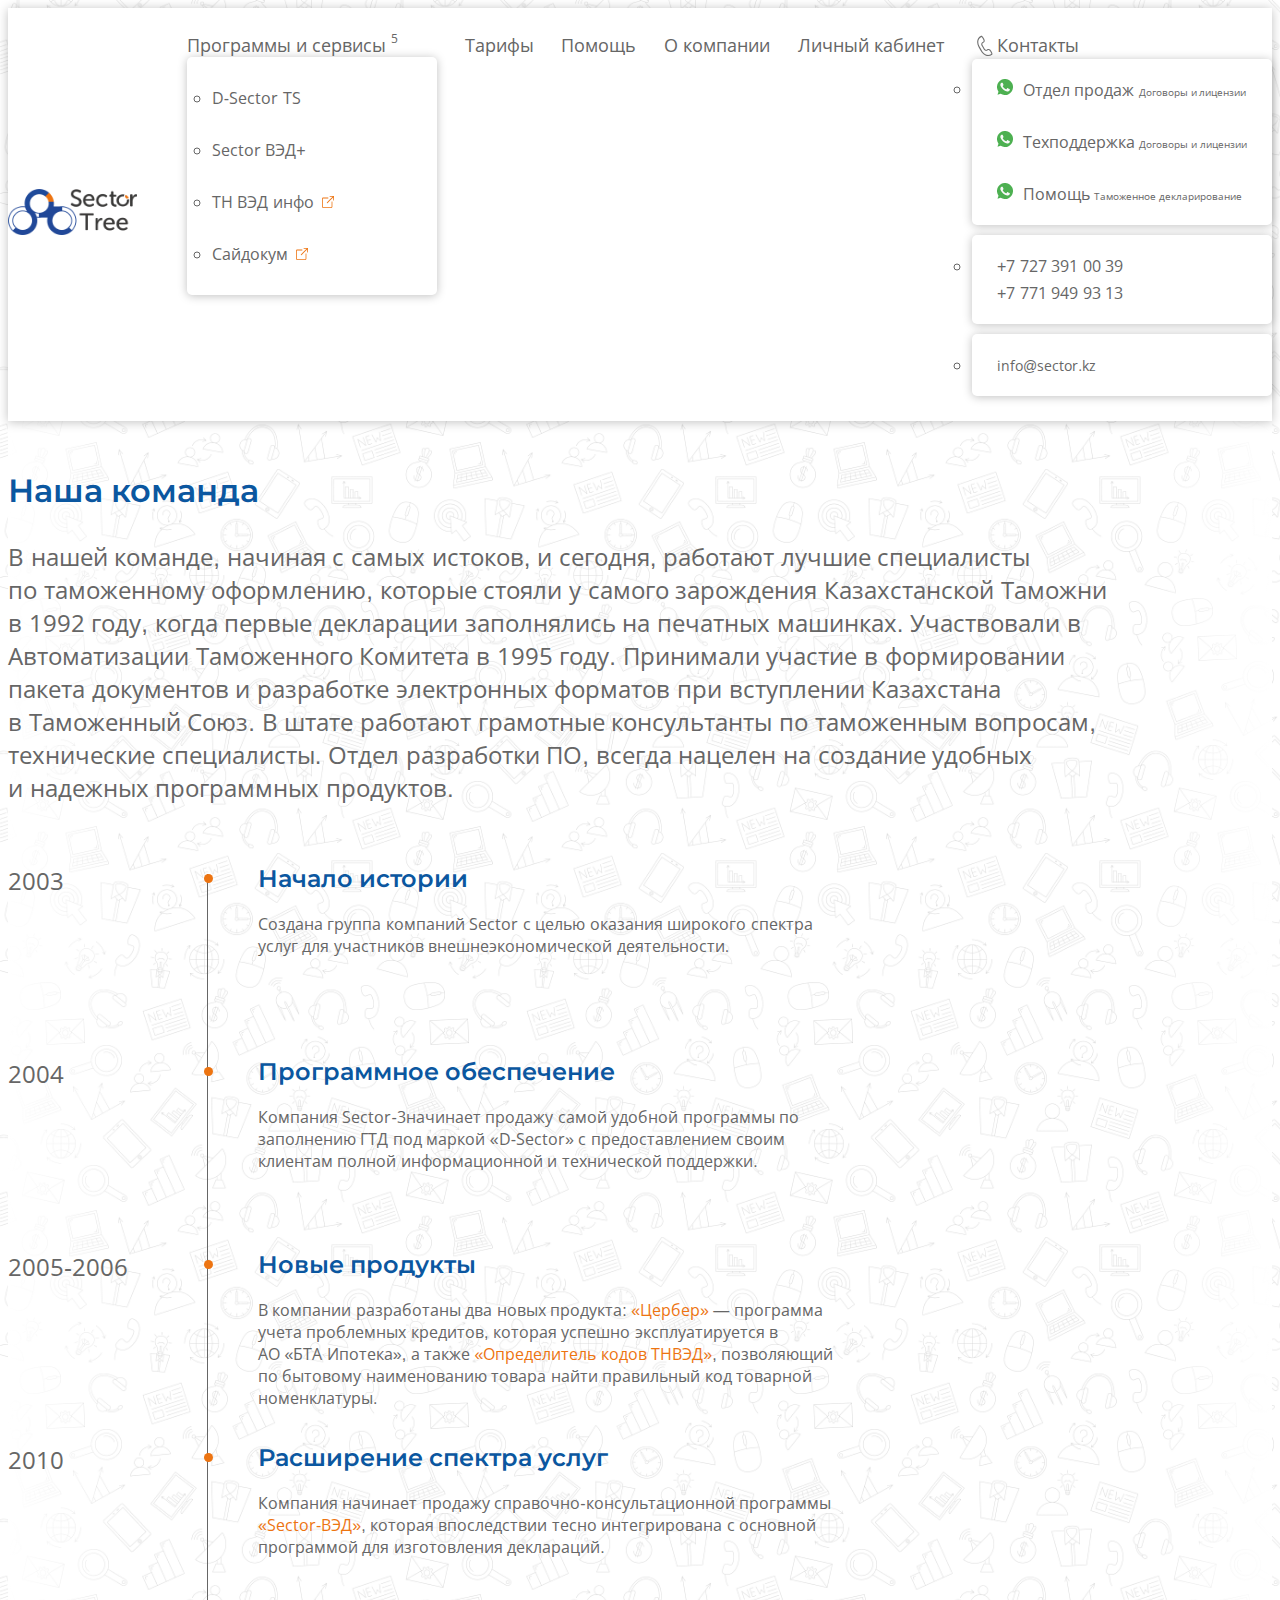
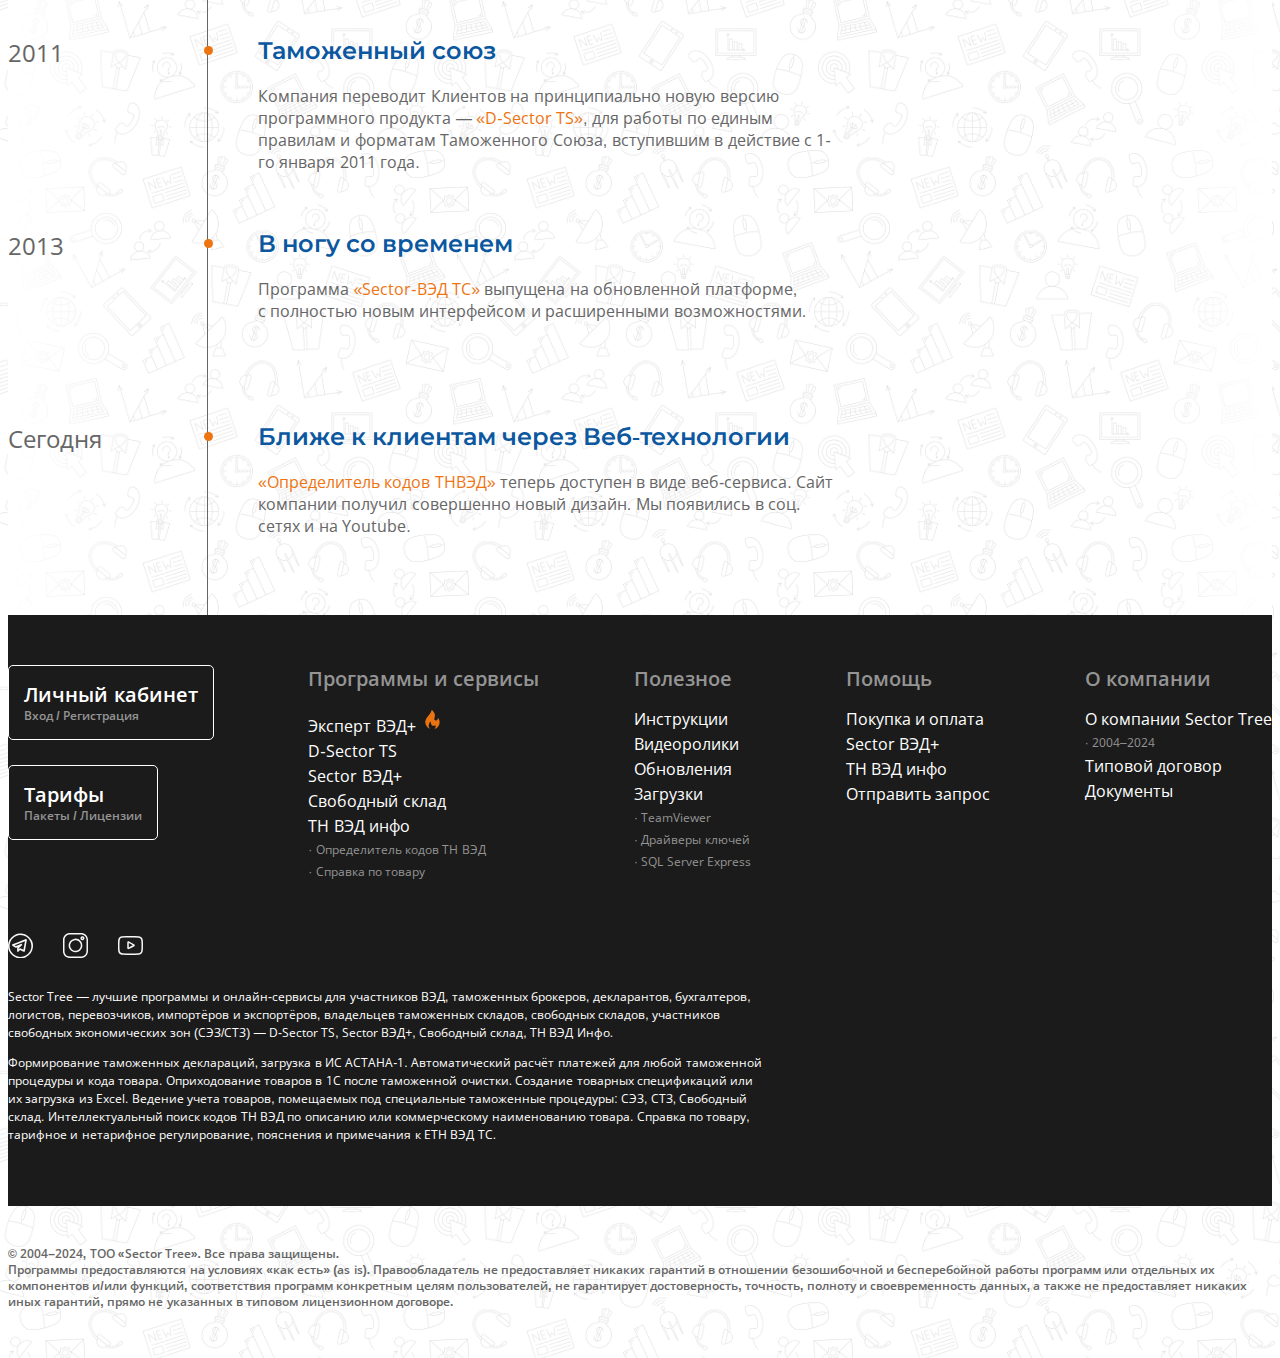
<file: team.html>
<!DOCTYPE html>
<html lang="ru">
  <head>
    <meta charset="UTF-8" />
    <meta name="viewport" content="width=device-width, initial-scale=1.0" />
    <link
      href="https://cdn.jsdelivr.net/npm/bootstrap@5.0.2/dist/css/bootstrap.min.css"
      rel="stylesheet"
      integrity="sha384-EVSTQN3/azprG1Anm3QDgpJLIm9Nao0Yz1ztcQTwFspd3yD65VohhpuuCOmLASjC"
      crossorigin="anonymous"
    />
    <link href="/css/style.css" rel="stylesheet" />
    <script
      defer
      src="https://cdn.jsdelivr.net/npm/bootstrap@5.0.2/dist/js/bootstrap.bundle.min.js"
      integrity="sha384-MrcW6ZMFYlzcLA8Nl+NtUVF0sA7MsXsP1UyJoMp4YLEuNSfAP+JcXn/tWtIaxVXM"
      crossorigin="anonymous"
    ></script>
    <script defer src="/js/main.js"></script>
    <title>Sector</title>
    <link rel="shortcut icon" href="images/favicon.ico" />
  </head>
  <body>
    <div class="dark-overlay"></div>
    <header class="header">
      <div class="container header__container">
        <div class="header__logo">
          <a href="https://www.sector.kz/" class="header__logo-link">
            <img src="images/logo.png" alt="logo" class="header__logo-image" />
          </a>
        </div>
        <div class="header__content">
          <ul class="header__list list-reset">
            <li class="header__item">
              <a
                href="#"
                class="header__link header__link-dropdown"
                data-bs-toggle="dropdown"
                >Программы и&nbsp;сервисы
                <span class="header__link-span">5</span></a
              >
              <ul class="dropdown-menu header__dropdown-list">
                <li class="header__dropdown-item">
                  <a
                    class="dropdown-item header__dropdown-link"
                    href="https://d.sector.kz/"
                    >D-Sector TS</a
                  >
                </li>
                <li class="header__dropdown-item">
                  <a
                    class="dropdown-item header__dropdown-link"
                    href="https://ved.sector.kz/"
                    >Sector ВЭД+</a
                  >
                </li>
                <li class="header__dropdown-item">
                  <a
                    class="dropdown-item header__dropdown-link header__dropdown-link--spec"
                    href="https://tnved.info/"
                    >ТН&nbsp;ВЭД инфо
                  </a>
                </li>
                <li class="header__dropdown-item">
                  <a
                    class="dropdown-item header__dropdown-link header__dropdown-link--spec"
                    href="https://sidocum.kz/"
                    >Сайдокум
                  </a>
                </li>
              </ul>
            </li>
            <li class="header__item">
              <a href="#" class="header__link">Тарифы</a>
            </li>
            <li class="header__item">
              <a href="https://my.sector.kz/support" class="header__link"
                >Помощь</a
              >
            </li>
            <li class="header__item">
              <a href="team.html" class="header__link">О&nbsp;компании</a>
            </li>
            <li class="header__item">
              <a href="https://my.sector.kz/" class="header__link"
                >Личный кабинет</a
              >
            </li>
            <li class="header__item">
              <a
                href="#"
                class="header__link header__link-dropdown--phone header__link-dropdown"
                data-bs-toggle="dropdown"
                id="phoneDropdownToggle"
              >
                <svg
                  width="25"
                  height="26"
                  viewBox="0 0 25 26"
                  xmlns="http://www.w3.org/2000/svg"
                >
                  <path
                    opacity="0.945"
                    fill-rule="evenodd"
                    clip-rule="evenodd"
                    d="M9.05762 2.86816C9.55024 2.80733 9.9897 2.9294 10.376 3.23437C11.104 3.9494 11.6817 4.77135 12.1094 5.70019C12.5308 6.427 12.7424 7.20825 12.7441 8.04394C12.6842 8.67261 12.3994 9.16899 11.8896 9.5332C11.4665 9.77734 11.0433 10.0215 10.6201 10.2656C10.2124 10.8296 10.1716 11.4237 10.498 12.0478C11.2753 13.3582 12.0403 14.6766 12.793 16.0029C13.1218 16.4947 13.5775 16.7876 14.1602 16.8818C14.71 16.6598 15.2389 16.3913 15.7471 16.0762C16.6438 15.7617 17.4413 15.9245 18.1396 16.5645C18.9703 17.4935 19.6457 18.527 20.166 19.665C20.3738 20.1503 20.4552 20.6549 20.4102 21.1787C20.3521 21.4088 20.2544 21.6205 20.1172 21.8135C18.2282 23.1064 16.1855 23.4075 13.9893 22.7168C12.1899 22.0079 10.7332 20.8604 9.61914 19.2744C8.55288 17.5327 7.51123 15.7749 6.49414 14.001C5.64653 12.4742 5.19897 10.8385 5.15137 9.09375C5.21816 6.22378 6.52026 4.14857 9.05762 2.86816ZM9.35059 3.94238C9.63325 4.0534 9.86924 4.23244 10.0586 4.47949C10.631 5.26591 11.103 6.11225 11.4746 7.01855C11.6698 7.47139 11.6861 7.9271 11.5234 8.38574C11.015 8.7499 10.4861 9.08359 9.93652 9.38672C9.23403 10.1314 9.01431 11.0022 9.27734 11.999C9.33179 12.2055 9.41313 12.4008 9.52148 12.585C10.3353 13.9847 11.1491 15.3844 11.9629 16.7842C12.7453 17.7828 13.7462 18.1165 14.9658 17.7852C15.4401 17.4992 15.9284 17.2387 16.4307 17.0039C16.7231 16.9766 16.9835 17.058 17.2119 17.248C18.0283 18.0812 18.6712 19.0333 19.1406 20.1045C19.2759 20.4012 19.3248 20.7105 19.2871 21.0322C17.1523 22.35 15.0283 22.3256 12.915 20.959C12.494 20.652 12.0872 20.3265 11.6943 19.9824C11.2224 19.5014 10.7911 18.9887 10.4004 18.4443C9.38809 16.7643 8.39526 15.0716 7.42188 13.3662C6.69048 12.0349 6.30801 10.6107 6.27441 9.09375C6.29873 6.7689 7.32412 5.05178 9.35059 3.94238Z"
                  />
                </svg>
                Контакты</a
              >
              <ul
                class="dropdown-menu header__dropdown-list--phone"
                id="phoneDropdownMenu"
              >
                <li class="header__dropdown-item header__dropdown-item--phone">
                  <ul
                    class="header__dropdown-list header__dropdown-list--phone-new list-reset"
                  >
                    <li
                      class="header__dropdown-item header__dropdown-item--flex"
                    >
                      <svg
                        width="16"
                        height="16"
                        viewBox="0 0 16 16"
                        fill="none"
                        xmlns="http://www.w3.org/2000/svg"
                      >
                        <g clip-path="url(#clip0_170_1013)">
                          <path
                            opacity="0.994"
                            fill-rule="evenodd"
                            clip-rule="evenodd"
                            d="M7.29688 -0.015625C7.75522 -0.015625 8.21353 -0.015625 8.67188 -0.015625C11.8052 0.376275 14.0396 2.00128 15.375 4.85938C15.6967 5.64638 15.8999 6.45888 15.9844 7.29688C15.9844 7.75522 15.9844 8.21353 15.9844 8.67188C15.5925 11.8052 13.9675 14.0396 11.1094 15.375C10.3224 15.6967 9.50988 15.8999 8.67188 15.9844C8.21353 15.9844 7.75522 15.9844 7.29688 15.9844C6.00216 15.858 4.80422 15.4465 3.70312 14.75C3.65519 14.7212 3.60309 14.7055 3.54688 14.7031C2.53455 15.0197 1.52413 15.3427 0.515625 15.6719C0.820147 14.68 1.14306 13.6852 1.48438 12.6875C0.635622 11.4798 0.135622 10.1413 -0.015625 8.67188C-0.015625 8.21353 -0.015625 7.75522 -0.015625 7.29688C0.376275 4.16356 2.00128 1.92919 4.85938 0.59375C5.64638 0.271998 6.45888 0.0688728 7.29688 -0.015625Z"
                            fill="#4CAF50"
                          />
                          <path
                            fill-rule="evenodd"
                            clip-rule="evenodd"
                            d="M4.7344 3.64063C4.91177 3.63544 5.08887 3.64066 5.26565 3.65625C5.38718 3.65819 5.49655 3.69466 5.59377 3.76563C5.93152 4.47247 6.24402 5.19122 6.53127 5.92188C6.56346 6.07125 6.53221 6.20666 6.43752 6.32813C6.25127 6.5665 6.05337 6.79569 5.84377 7.01563C5.78627 7.08378 5.7498 7.16191 5.7344 7.25C6.43793 8.6721 7.53168 9.6721 9.01565 10.25C9.17921 10.2805 9.33546 10.2597 9.4844 10.1875C9.72184 9.92931 9.9354 9.65328 10.125 9.35938C10.3442 9.07722 10.6098 9.03035 10.9219 9.21875C11.4844 9.4896 12.0469 9.76041 12.6094 10.0313C12.6753 10.0669 12.7326 10.1138 12.7813 10.1719C12.8885 11.2098 12.4562 11.9129 11.4844 12.2813C11.0184 12.4583 10.5392 12.4999 10.0469 12.4063C8.57049 12.0817 7.2684 11.4255 6.14065 10.4375C5.1638 9.53913 4.35652 8.5131 3.71877 7.35938C3.45518 6.80513 3.33018 6.22181 3.34377 5.60938C3.4188 4.81794 3.77818 4.19813 4.4219 3.75C4.53065 3.71553 4.6348 3.6791 4.7344 3.64063Z"
                            fill="#F9F9F9"
                          />
                        </g>
                        <defs>
                          <clipPath id="clip0_170_1013">
                            <rect width="16" height="16" fill="white" />
                          </clipPath>
                        </defs>
                      </svg>

                      <div class="header__dropdown-box">
                        <a
                          class="dropdown-item header__dropdown-link header__dropdown-link-margin"
                          href="#"
                        >
                          Отдел продаж</a
                        >
                        <span class="header__dropdown-span">
                          Договоры и&nbsp;лицензии
                        </span>
                      </div>
                    </li>
                    <li
                      class="header__dropdown-item header__dropdown-item--flex"
                    >
                      <svg
                        width="16"
                        height="16"
                        viewBox="0 0 16 16"
                        fill="none"
                        xmlns="http://www.w3.org/2000/svg"
                      >
                        <g clip-path="url(#clip0_170_1013)">
                          <path
                            opacity="0.994"
                            fill-rule="evenodd"
                            clip-rule="evenodd"
                            d="M7.29688 -0.015625C7.75522 -0.015625 8.21353 -0.015625 8.67188 -0.015625C11.8052 0.376275 14.0396 2.00128 15.375 4.85938C15.6967 5.64638 15.8999 6.45888 15.9844 7.29688C15.9844 7.75522 15.9844 8.21353 15.9844 8.67188C15.5925 11.8052 13.9675 14.0396 11.1094 15.375C10.3224 15.6967 9.50988 15.8999 8.67188 15.9844C8.21353 15.9844 7.75522 15.9844 7.29688 15.9844C6.00216 15.858 4.80422 15.4465 3.70312 14.75C3.65519 14.7212 3.60309 14.7055 3.54688 14.7031C2.53455 15.0197 1.52413 15.3427 0.515625 15.6719C0.820147 14.68 1.14306 13.6852 1.48438 12.6875C0.635622 11.4798 0.135622 10.1413 -0.015625 8.67188C-0.015625 8.21353 -0.015625 7.75522 -0.015625 7.29688C0.376275 4.16356 2.00128 1.92919 4.85938 0.59375C5.64638 0.271998 6.45888 0.0688728 7.29688 -0.015625Z"
                            fill="#4CAF50"
                          />
                          <path
                            fill-rule="evenodd"
                            clip-rule="evenodd"
                            d="M4.7344 3.64063C4.91177 3.63544 5.08887 3.64066 5.26565 3.65625C5.38718 3.65819 5.49655 3.69466 5.59377 3.76563C5.93152 4.47247 6.24402 5.19122 6.53127 5.92188C6.56346 6.07125 6.53221 6.20666 6.43752 6.32813C6.25127 6.5665 6.05337 6.79569 5.84377 7.01563C5.78627 7.08378 5.7498 7.16191 5.7344 7.25C6.43793 8.6721 7.53168 9.6721 9.01565 10.25C9.17921 10.2805 9.33546 10.2597 9.4844 10.1875C9.72184 9.92931 9.9354 9.65328 10.125 9.35938C10.3442 9.07722 10.6098 9.03035 10.9219 9.21875C11.4844 9.4896 12.0469 9.76041 12.6094 10.0313C12.6753 10.0669 12.7326 10.1138 12.7813 10.1719C12.8885 11.2098 12.4562 11.9129 11.4844 12.2813C11.0184 12.4583 10.5392 12.4999 10.0469 12.4063C8.57049 12.0817 7.2684 11.4255 6.14065 10.4375C5.1638 9.53913 4.35652 8.5131 3.71877 7.35938C3.45518 6.80513 3.33018 6.22181 3.34377 5.60938C3.4188 4.81794 3.77818 4.19813 4.4219 3.75C4.53065 3.71553 4.6348 3.6791 4.7344 3.64063Z"
                            fill="#F9F9F9"
                          />
                        </g>
                        <defs>
                          <clipPath id="clip0_170_1013">
                            <rect width="16" height="16" fill="white" />
                          </clipPath>
                        </defs>
                      </svg>

                      <div class="header__dropdown-box">
                        <a
                          class="dropdown-item header__dropdown-link header__dropdown-link-margin"
                          href="#"
                          >Техподдержка</a
                        >
                        <span class="header__dropdown-span">
                          Договоры и&nbsp;лицензии
                        </span>
                      </div>
                    </li>
                    <li
                      class="header__dropdown-item header__dropdown-item--flex"
                    >
                      <svg
                        width="16"
                        height="16"
                        viewBox="0 0 16 16"
                        fill="none"
                        xmlns="http://www.w3.org/2000/svg"
                      >
                        <g clip-path="url(#clip0_170_1013)">
                          <path
                            opacity="0.994"
                            fill-rule="evenodd"
                            clip-rule="evenodd"
                            d="M7.29688 -0.015625C7.75522 -0.015625 8.21353 -0.015625 8.67188 -0.015625C11.8052 0.376275 14.0396 2.00128 15.375 4.85938C15.6967 5.64638 15.8999 6.45888 15.9844 7.29688C15.9844 7.75522 15.9844 8.21353 15.9844 8.67188C15.5925 11.8052 13.9675 14.0396 11.1094 15.375C10.3224 15.6967 9.50988 15.8999 8.67188 15.9844C8.21353 15.9844 7.75522 15.9844 7.29688 15.9844C6.00216 15.858 4.80422 15.4465 3.70312 14.75C3.65519 14.7212 3.60309 14.7055 3.54688 14.7031C2.53455 15.0197 1.52413 15.3427 0.515625 15.6719C0.820147 14.68 1.14306 13.6852 1.48438 12.6875C0.635622 11.4798 0.135622 10.1413 -0.015625 8.67188C-0.015625 8.21353 -0.015625 7.75522 -0.015625 7.29688C0.376275 4.16356 2.00128 1.92919 4.85938 0.59375C5.64638 0.271998 6.45888 0.0688728 7.29688 -0.015625Z"
                            fill="#4CAF50"
                          />
                          <path
                            fill-rule="evenodd"
                            clip-rule="evenodd"
                            d="M4.7344 3.64063C4.91177 3.63544 5.08887 3.64066 5.26565 3.65625C5.38718 3.65819 5.49655 3.69466 5.59377 3.76563C5.93152 4.47247 6.24402 5.19122 6.53127 5.92188C6.56346 6.07125 6.53221 6.20666 6.43752 6.32813C6.25127 6.5665 6.05337 6.79569 5.84377 7.01563C5.78627 7.08378 5.7498 7.16191 5.7344 7.25C6.43793 8.6721 7.53168 9.6721 9.01565 10.25C9.17921 10.2805 9.33546 10.2597 9.4844 10.1875C9.72184 9.92931 9.9354 9.65328 10.125 9.35938C10.3442 9.07722 10.6098 9.03035 10.9219 9.21875C11.4844 9.4896 12.0469 9.76041 12.6094 10.0313C12.6753 10.0669 12.7326 10.1138 12.7813 10.1719C12.8885 11.2098 12.4562 11.9129 11.4844 12.2813C11.0184 12.4583 10.5392 12.4999 10.0469 12.4063C8.57049 12.0817 7.2684 11.4255 6.14065 10.4375C5.1638 9.53913 4.35652 8.5131 3.71877 7.35938C3.45518 6.80513 3.33018 6.22181 3.34377 5.60938C3.4188 4.81794 3.77818 4.19813 4.4219 3.75C4.53065 3.71553 4.6348 3.6791 4.7344 3.64063Z"
                            fill="#F9F9F9"
                          />
                        </g>
                        <defs>
                          <clipPath id="clip0_170_1013">
                            <rect width="16" height="16" fill="white" />
                          </clipPath>
                        </defs>
                      </svg>

                      <div class="header__dropdown-box">
                        <a
                          class="dropdown-item header__dropdown-link header__dropdown-link-margin"
                          href="#"
                          >Помощь
                        </a>
                        <span class="header__dropdown-span">
                          Таможенное декларирование
                        </span>
                      </div>
                    </li>
                  </ul>
                </li>
                <li class="header__dropdown-item header__dropdown-item--phone">
                  <ul
                    class="header__dropdown-list header__dropdown-list--phone-new list-reset"
                  >
                    <li
                      class="header__dropdown-item header__dropdown-item--tel"
                    >
                      <a
                        class="dropdown-item header__dropdown-link header__dropdown-link--tel"
                        href="tel:+77273910039"
                        >+7&nbsp;727&nbsp;391 00&nbsp;39</a
                      >
                    </li>
                    <li
                      class="header__dropdown-item header__dropdown-item--tel"
                    >
                      <a
                        class="dropdown-item header__dropdown-link header__dropdown-link--tel"
                        href="tel:+77719499313"
                        >+7&nbsp;771&nbsp;949 93&nbsp;13</a
                      >
                    </li>
                  </ul>
                </li>
                <li class="header__dropdown-item header__dropdown-item--phone">
                  <ul
                    class="header__dropdown-list header__dropdown-list--phone-new list-reset"
                  >
                    <li class="header__dropdown-item">
                      <a
                        class="dropdown-item header__dropdown-link header__dropdown-link--mail"
                        href="mailto:info@sector.kz"
                        >info@sector.kz
                      </a>
                    </li>
                  </ul>
                </li>
              </ul>
            </li>
          </ul>
        </div>
        <div class="header__mobile">
          <a href="https://www.sector.kz/" class="header__mobile-logo">
            <img
              src="images/logo-mobile.png"
              alt="logo"
              class="header__mobile-image"
            />
          </a>
          <p class="header__date">
            <span class="header__date-number">20&nbsp;лет</span><br />
            на&nbsp;рынке Казахстана
          </p>
          <div class="header__icons">
            <a
              class="header__icon-phone header__icon"
              data-bs-toggle="dropdown"
              href="#"
              role="button"
              ><svg
                width="25"
                height="26"
                viewBox="0 0 25 26"
                fill="none"
                xmlns="http://www.w3.org/2000/svg"
              >
                <path
                  opacity="0.945"
                  fill-rule="evenodd"
                  clip-rule="evenodd"
                  d="M9.05762 2.86816C9.55024 2.80733 9.9897 2.9294 10.376 3.23437C11.104 3.9494 11.6817 4.77135 12.1094 5.70019C12.5308 6.427 12.7424 7.20825 12.7441 8.04394C12.6842 8.67261 12.3994 9.16899 11.8896 9.5332C11.4665 9.77734 11.0433 10.0215 10.6201 10.2656C10.2124 10.8296 10.1716 11.4237 10.498 12.0478C11.2753 13.3582 12.0403 14.6766 12.793 16.0029C13.1218 16.4947 13.5775 16.7876 14.1602 16.8818C14.71 16.6598 15.2389 16.3913 15.7471 16.0762C16.6438 15.7617 17.4413 15.9245 18.1396 16.5645C18.9703 17.4935 19.6457 18.527 20.166 19.665C20.3738 20.1503 20.4552 20.6549 20.4102 21.1787C20.3521 21.4088 20.2544 21.6205 20.1172 21.8135C18.2282 23.1064 16.1855 23.4075 13.9893 22.7168C12.1899 22.0079 10.7332 20.8604 9.61914 19.2744C8.55288 17.5327 7.51123 15.7749 6.49414 14.001C5.64653 12.4742 5.19897 10.8385 5.15137 9.09375C5.21816 6.22378 6.52026 4.14857 9.05762 2.86816ZM9.35059 3.94238C9.63325 4.0534 9.86924 4.23244 10.0586 4.47949C10.631 5.26591 11.103 6.11225 11.4746 7.01855C11.6698 7.47139 11.6861 7.9271 11.5234 8.38574C11.015 8.7499 10.4861 9.08359 9.93652 9.38672C9.23403 10.1314 9.01431 11.0022 9.27734 11.999C9.33179 12.2055 9.41313 12.4008 9.52148 12.585C10.3353 13.9847 11.1491 15.3844 11.9629 16.7842C12.7453 17.7828 13.7462 18.1165 14.9658 17.7852C15.4401 17.4992 15.9284 17.2387 16.4307 17.0039C16.7231 16.9766 16.9835 17.058 17.2119 17.248C18.0283 18.0812 18.6712 19.0333 19.1406 20.1045C19.2759 20.4012 19.3248 20.7105 19.2871 21.0322C17.1523 22.35 15.0283 22.3256 12.915 20.959C12.494 20.652 12.0872 20.3265 11.6943 19.9824C11.2224 19.5014 10.7911 18.9887 10.4004 18.4443C9.38809 16.7643 8.39526 15.0716 7.42188 13.3662C6.69048 12.0349 6.30801 10.6107 6.27441 9.09375C6.29873 6.7689 7.32412 5.05178 9.35059 3.94238Z"
                  fill="#666666"
                />
              </svg>
            </a>
            <ul
              class="dropdown-menu header__dropdown-list--phone header-burger__list-phone"
            >
              <li class="header__dropdown-item header__dropdown-item--phone">
                <ul
                  class="header__dropdown-list header__dropdown-list--phone-new list-reset"
                >
                  <li class="header__dropdown-item header__dropdown-item--flex">
                    <svg
                      width="16"
                      height="16"
                      viewBox="0 0 16 16"
                      fill="none"
                      xmlns="http://www.w3.org/2000/svg"
                    >
                      <g clip-path="url(#clip0_170_1013)">
                        <path
                          opacity="0.994"
                          fill-rule="evenodd"
                          clip-rule="evenodd"
                          d="M7.29688 -0.015625C7.75522 -0.015625 8.21353 -0.015625 8.67188 -0.015625C11.8052 0.376275 14.0396 2.00128 15.375 4.85938C15.6967 5.64638 15.8999 6.45888 15.9844 7.29688C15.9844 7.75522 15.9844 8.21353 15.9844 8.67188C15.5925 11.8052 13.9675 14.0396 11.1094 15.375C10.3224 15.6967 9.50988 15.8999 8.67188 15.9844C8.21353 15.9844 7.75522 15.9844 7.29688 15.9844C6.00216 15.858 4.80422 15.4465 3.70312 14.75C3.65519 14.7212 3.60309 14.7055 3.54688 14.7031C2.53455 15.0197 1.52413 15.3427 0.515625 15.6719C0.820147 14.68 1.14306 13.6852 1.48438 12.6875C0.635622 11.4798 0.135622 10.1413 -0.015625 8.67188C-0.015625 8.21353 -0.015625 7.75522 -0.015625 7.29688C0.376275 4.16356 2.00128 1.92919 4.85938 0.59375C5.64638 0.271998 6.45888 0.0688728 7.29688 -0.015625Z"
                          fill="#4CAF50"
                        />
                        <path
                          fill-rule="evenodd"
                          clip-rule="evenodd"
                          d="M4.7344 3.64063C4.91177 3.63544 5.08887 3.64066 5.26565 3.65625C5.38718 3.65819 5.49655 3.69466 5.59377 3.76563C5.93152 4.47247 6.24402 5.19122 6.53127 5.92188C6.56346 6.07125 6.53221 6.20666 6.43752 6.32813C6.25127 6.5665 6.05337 6.79569 5.84377 7.01563C5.78627 7.08378 5.7498 7.16191 5.7344 7.25C6.43793 8.6721 7.53168 9.6721 9.01565 10.25C9.17921 10.2805 9.33546 10.2597 9.4844 10.1875C9.72184 9.92931 9.9354 9.65328 10.125 9.35938C10.3442 9.07722 10.6098 9.03035 10.9219 9.21875C11.4844 9.4896 12.0469 9.76041 12.6094 10.0313C12.6753 10.0669 12.7326 10.1138 12.7813 10.1719C12.8885 11.2098 12.4562 11.9129 11.4844 12.2813C11.0184 12.4583 10.5392 12.4999 10.0469 12.4063C8.57049 12.0817 7.2684 11.4255 6.14065 10.4375C5.1638 9.53913 4.35652 8.5131 3.71877 7.35938C3.45518 6.80513 3.33018 6.22181 3.34377 5.60938C3.4188 4.81794 3.77818 4.19813 4.4219 3.75C4.53065 3.71553 4.6348 3.6791 4.7344 3.64063Z"
                          fill="#F9F9F9"
                        />
                      </g>
                      <defs>
                        <clipPath id="clip0_170_1013">
                          <rect width="16" height="16" fill="white" />
                        </clipPath>
                      </defs>
                    </svg>

                    <div class="header__dropdown-box">
                      <a
                        class="dropdown-item header__dropdown-link header__dropdown-link-margin"
                        href="#"
                      >
                        Отдел продаж</a
                      >
                      <span class="header__dropdown-span">
                        Договоры и&nbsp;лицензии
                      </span>
                    </div>
                  </li>
                  <li class="header__dropdown-item header__dropdown-item--flex">
                    <svg
                      width="16"
                      height="16"
                      viewBox="0 0 16 16"
                      fill="none"
                      xmlns="http://www.w3.org/2000/svg"
                    >
                      <g clip-path="url(#clip0_170_1013)">
                        <path
                          opacity="0.994"
                          fill-rule="evenodd"
                          clip-rule="evenodd"
                          d="M7.29688 -0.015625C7.75522 -0.015625 8.21353 -0.015625 8.67188 -0.015625C11.8052 0.376275 14.0396 2.00128 15.375 4.85938C15.6967 5.64638 15.8999 6.45888 15.9844 7.29688C15.9844 7.75522 15.9844 8.21353 15.9844 8.67188C15.5925 11.8052 13.9675 14.0396 11.1094 15.375C10.3224 15.6967 9.50988 15.8999 8.67188 15.9844C8.21353 15.9844 7.75522 15.9844 7.29688 15.9844C6.00216 15.858 4.80422 15.4465 3.70312 14.75C3.65519 14.7212 3.60309 14.7055 3.54688 14.7031C2.53455 15.0197 1.52413 15.3427 0.515625 15.6719C0.820147 14.68 1.14306 13.6852 1.48438 12.6875C0.635622 11.4798 0.135622 10.1413 -0.015625 8.67188C-0.015625 8.21353 -0.015625 7.75522 -0.015625 7.29688C0.376275 4.16356 2.00128 1.92919 4.85938 0.59375C5.64638 0.271998 6.45888 0.0688728 7.29688 -0.015625Z"
                          fill="#4CAF50"
                        />
                        <path
                          fill-rule="evenodd"
                          clip-rule="evenodd"
                          d="M4.7344 3.64063C4.91177 3.63544 5.08887 3.64066 5.26565 3.65625C5.38718 3.65819 5.49655 3.69466 5.59377 3.76563C5.93152 4.47247 6.24402 5.19122 6.53127 5.92188C6.56346 6.07125 6.53221 6.20666 6.43752 6.32813C6.25127 6.5665 6.05337 6.79569 5.84377 7.01563C5.78627 7.08378 5.7498 7.16191 5.7344 7.25C6.43793 8.6721 7.53168 9.6721 9.01565 10.25C9.17921 10.2805 9.33546 10.2597 9.4844 10.1875C9.72184 9.92931 9.9354 9.65328 10.125 9.35938C10.3442 9.07722 10.6098 9.03035 10.9219 9.21875C11.4844 9.4896 12.0469 9.76041 12.6094 10.0313C12.6753 10.0669 12.7326 10.1138 12.7813 10.1719C12.8885 11.2098 12.4562 11.9129 11.4844 12.2813C11.0184 12.4583 10.5392 12.4999 10.0469 12.4063C8.57049 12.0817 7.2684 11.4255 6.14065 10.4375C5.1638 9.53913 4.35652 8.5131 3.71877 7.35938C3.45518 6.80513 3.33018 6.22181 3.34377 5.60938C3.4188 4.81794 3.77818 4.19813 4.4219 3.75C4.53065 3.71553 4.6348 3.6791 4.7344 3.64063Z"
                          fill="#F9F9F9"
                        />
                      </g>
                      <defs>
                        <clipPath id="clip0_170_1013">
                          <rect width="16" height="16" fill="white" />
                        </clipPath>
                      </defs>
                    </svg>

                    <div class="header__dropdown-box">
                      <a
                        class="dropdown-item header__dropdown-link header__dropdown-link-margin"
                        href="#"
                        >Техподдержка</a
                      >
                      <span class="header__dropdown-span">
                        Договоры и&nbsp;лицензии
                      </span>
                    </div>
                  </li>
                  <li class="header__dropdown-item header__dropdown-item--flex">
                    <svg
                      width="16"
                      height="16"
                      viewBox="0 0 16 16"
                      fill="none"
                      xmlns="http://www.w3.org/2000/svg"
                    >
                      <g clip-path="url(#clip0_170_1013)">
                        <path
                          opacity="0.994"
                          fill-rule="evenodd"
                          clip-rule="evenodd"
                          d="M7.29688 -0.015625C7.75522 -0.015625 8.21353 -0.015625 8.67188 -0.015625C11.8052 0.376275 14.0396 2.00128 15.375 4.85938C15.6967 5.64638 15.8999 6.45888 15.9844 7.29688C15.9844 7.75522 15.9844 8.21353 15.9844 8.67188C15.5925 11.8052 13.9675 14.0396 11.1094 15.375C10.3224 15.6967 9.50988 15.8999 8.67188 15.9844C8.21353 15.9844 7.75522 15.9844 7.29688 15.9844C6.00216 15.858 4.80422 15.4465 3.70312 14.75C3.65519 14.7212 3.60309 14.7055 3.54688 14.7031C2.53455 15.0197 1.52413 15.3427 0.515625 15.6719C0.820147 14.68 1.14306 13.6852 1.48438 12.6875C0.635622 11.4798 0.135622 10.1413 -0.015625 8.67188C-0.015625 8.21353 -0.015625 7.75522 -0.015625 7.29688C0.376275 4.16356 2.00128 1.92919 4.85938 0.59375C5.64638 0.271998 6.45888 0.0688728 7.29688 -0.015625Z"
                          fill="#4CAF50"
                        />
                        <path
                          fill-rule="evenodd"
                          clip-rule="evenodd"
                          d="M4.7344 3.64063C4.91177 3.63544 5.08887 3.64066 5.26565 3.65625C5.38718 3.65819 5.49655 3.69466 5.59377 3.76563C5.93152 4.47247 6.24402 5.19122 6.53127 5.92188C6.56346 6.07125 6.53221 6.20666 6.43752 6.32813C6.25127 6.5665 6.05337 6.79569 5.84377 7.01563C5.78627 7.08378 5.7498 7.16191 5.7344 7.25C6.43793 8.6721 7.53168 9.6721 9.01565 10.25C9.17921 10.2805 9.33546 10.2597 9.4844 10.1875C9.72184 9.92931 9.9354 9.65328 10.125 9.35938C10.3442 9.07722 10.6098 9.03035 10.9219 9.21875C11.4844 9.4896 12.0469 9.76041 12.6094 10.0313C12.6753 10.0669 12.7326 10.1138 12.7813 10.1719C12.8885 11.2098 12.4562 11.9129 11.4844 12.2813C11.0184 12.4583 10.5392 12.4999 10.0469 12.4063C8.57049 12.0817 7.2684 11.4255 6.14065 10.4375C5.1638 9.53913 4.35652 8.5131 3.71877 7.35938C3.45518 6.80513 3.33018 6.22181 3.34377 5.60938C3.4188 4.81794 3.77818 4.19813 4.4219 3.75C4.53065 3.71553 4.6348 3.6791 4.7344 3.64063Z"
                          fill="#F9F9F9"
                        />
                      </g>
                      <defs>
                        <clipPath id="clip0_170_1013">
                          <rect width="16" height="16" fill="white" />
                        </clipPath>
                      </defs>
                    </svg>

                    <div class="header__dropdown-box">
                      <a
                        class="dropdown-item header__dropdown-link header__dropdown-link-margin"
                        href="#"
                        >Помощь
                      </a>
                      <span class="header__dropdown-span">
                        Таможенное декларирование
                      </span>
                    </div>
                  </li>
                </ul>
              </li>
              <li class="header__dropdown-item header__dropdown-item--phone">
                <ul
                  class="header__dropdown-list header__dropdown-list--phone-new list-reset"
                >
                  <li class="header__dropdown-item header__dropdown-item--tel">
                    <a
                      class="dropdown-item header__dropdown-link header__dropdown-link--tel"
                      href="tel:+77273910039"
                      >+7&nbsp;727&nbsp;391 00&nbsp;39</a
                    >
                  </li>
                  <li class="header__dropdown-item header__dropdown-item--tel">
                    <a
                      class="dropdown-item header__dropdown-link header__dropdown-link--tel"
                      href="tel:+77719499313"
                      >+7&nbsp;771&nbsp;949 93&nbsp;13</a
                    >
                  </li>
                </ul>
              </li>
              <li class="header__dropdown-item header__dropdown-item--phone">
                <ul
                  class="header__dropdown-list header__dropdown-list--phone-new list-reset"
                >
                  <li class="header__dropdown-item">
                    <a
                      class="dropdown-item header__dropdown-link header__dropdown-link--mail"
                      href="mailto:info@sector.kz"
                      >info@sector.kz
                    </a>
                  </li>
                </ul>
              </li>
            </ul>
            <a
              class="header__icon-btn header__icon"
              data-bs-toggle="dropdown"
              href="#"
              role="button"
            >
              <svg
                width="27"
                height="28"
                viewBox="0 0 27 28"
                fill="none"
                xmlns="http://www.w3.org/2000/svg"
              >
                <path
                  opacity="0.974"
                  fill-rule="evenodd"
                  clip-rule="evenodd"
                  d="M21.9639 5.27246C17.0244 5.26367 12.0849 5.27246 7.14553 5.29883C6.79395 5.61524 6.79395 5.93164 7.14553 6.24805C12.085 6.28322 17.0244 6.28322 21.9639 6.24805C22.3823 5.9231 22.3823 5.59788 21.9639 5.27246Z"
                  fill="#666666"
                />
                <path
                  opacity="0.927"
                  fill-rule="evenodd"
                  clip-rule="evenodd"
                  d="M21.8584 13.2354C16.3037 13.2265 10.749 13.2354 5.19434 13.2617C4.75817 13.5307 4.723 13.8471 5.08887 14.2109C5.15916 14.2285 5.22951 14.2461 5.2998 14.2637C10.7842 14.2988 16.2686 14.2988 21.7529 14.2637C22.2074 14.1137 22.3217 13.8237 22.0957 13.3936C22.0086 13.3461 21.9295 13.2934 21.8584 13.2354Z"
                  fill="#666666"
                />
                <path
                  opacity="0.972"
                  fill-rule="evenodd"
                  clip-rule="evenodd"
                  d="M21.9638 21.7256C18.0439 21.7168 14.124 21.7256 10.2041 21.752C9.83887 22.0943 9.85643 22.4107 10.2568 22.7012C14.1591 22.7363 18.0615 22.7363 21.9638 22.7012C22.3815 22.3738 22.3815 22.0487 21.9638 21.7256Z"
                  fill="#666666"
                />
              </svg>
            </a>
            <ul class="dropdown-menu header-burger">
              <li class="header-burger__item">
                <a class="dropdown-item header-burger__link"
                  >Программы и&nbsp;сервисы
                  <span class="header-burger__link-span">5</span></a
                >
                <ul class="header-burger__list-special">
                  <li class="header-burger__item">
                    <a
                      class="dropdown-item header-burger__link"
                      href="https://ved.sector.kz/"
                      >Эксперт ВЭД+</a
                    >
                  </li>
                  <li class="header-burger__item">
                    <a
                      class="dropdown-item header-burger__link"
                      href="https://d.sector.kz/"
                      >D-Sector TS</a
                    >
                  </li>
                  <li class="header-burger__item">
                    <a
                      class="dropdown-item header-burger__link"
                      href="https://ved.sector.kz/"
                      >Sector ВЭД+</a
                    >
                  </li>
                  <li class="header-burger__item">
                    <a
                      class="dropdown-item header-burger__link"
                      href="https://sez.sector.kz/"
                      >Свободный склад</a
                    >
                  </li>
                  <li class="header-burger__item">
                    <a
                      class="dropdown-item header-burger__link header-burger__link-spec"
                      href="https://tnved.info/"
                      >ТН&nbsp;ВЭД инфо</a
                    >
                  </li>
                </ul>
              </li>
              <li class="header-burger__item">
                <a
                  class="dropdown-item header-burger__link"
                  href="https://d.sector.kz/"
                  >Тарифы</a
                >
              </li>
              <li class="header-burger__item">
                <a
                  class="dropdown-item header-burger__link"
                  href="https://my.sector.kz/support"
                  >Помощь</a
                >
              </li>
              <li class="header-burger__item">
                <a class="dropdown-item header-burger__link" href="team.html"
                  >О&nbsp;компании</a
                >
              </li>
              <li class="header-burger__item">
                <a
                  class="dropdown-item header-burger__link"
                  href="https://my.sector.kz/"
                  >Личный кабинет</a
                >
              </li>
            </ul>
          </div>
        </div>
      </div>
    </header>
    <main class="main">
      <section class="team">
        <div class="container team__container">
          <h2 class="team__title title">Наша команда</h2>
          <p class="team__subtitle">
            В&nbsp;нашей команде, начиная с&nbsp;самых истоков, и&nbsp;сегодня,
            работают лучшие специалисты по&nbsp;таможенному оформлению, которые
            стояли у&nbsp;самого зарождения Казахстанской Таможни
            в&nbsp;1992&nbsp;году, когда первые декларации заполнялись
            на&nbsp;печатных машинках. Участвовали в Автоматизации Таможенного
            Комитета в&nbsp;1995&nbsp;году. Принимали участие в формировании
            пакета документов и&nbsp;разработке электронных форматов при
            вступлении Казахстана в&nbsp;Таможенный Союз. В&nbsp;штате работают
            грамотные консультанты по&nbsp;таможенным вопросам, технические
            специалисты. Отдел разработки&nbsp;ПО, всегда нацелен
            на&nbsp;создание удобных и&nbsp;надежных программных продуктов.
          </p>
          <div class="team__content">
            <div class="row team__row">
              <div class="team__item">
                <p class="team__time">2003</p>
                <div class="team__info">
                  <h3 class="team__caption">Начало истории</h3>
                  <p class="team__descr">
                    Создана группа компаний Sector с&nbsp;целью оказания
                    широкого спектра услуг для участников внешнеэкономической
                    деятельности.
                  </p>
                </div>
              </div>
              <div class="team__item">
                <p class="team__time">2004</p>
                <div class="team__info">
                  <h3 class="team__caption">Программное обеспечение</h3>
                  <p class="team__descr">
                    Компания Sector-3начинает продажу самой удобной программы по
                    заполнению ГТД под маркой &laquo;D-Sector&raquo;
                    с&nbsp;предоставлением своим клиентам полной информационной
                    и&nbsp;технической поддержки.
                  </p>
                </div>
              </div>
              <div class="team__item">
                <p class="team__time">2005-2006</p>
                <div class="team__info">
                  <h3 class="team__caption">Новые продукты</h3>
                  <p class="team__descr">
                    В&nbsp;компании разработаны два новых продукта:
                    <span class="team__descr-span">&laquo;Цербер&raquo;</span
                    >&nbsp;&mdash; программа учета проблемных кредитов, которая
                    успешно эксплуатируется в АО&nbsp;&laquo;БТА Ипотека&raquo;,
                    а&nbsp;также
                    <span class="team__descr-span"
                      >&laquo;Определитель кодов ТНВЭД&raquo;</span
                    >, позволяющий по&nbsp;бытовому наименованию товара найти
                    правильный код товарной номенклатуры.
                  </p>
                </div>
              </div>
              <div class="team__item">
                <p class="team__time">2010</p>
                <div class="team__info">
                  <h3 class="team__caption">Расширение спектра услуг</h3>
                  <p class="team__descr">
                    Компания начинает продажу справочно-консультационной
                    программы
                    <span class="team__descr-span"
                      >&laquo;Sector-ВЭД&raquo;</span
                    >, которая впоследствии тесно интегрирована с&nbsp;основной
                    программой для изготовления деклараций.
                  </p>
                </div>
              </div>
              <div class="team__item">
                <p class="team__time">2011</p>
                <div class="team__info">
                  <h3 class="team__caption">Таможенный союз</h3>
                  <p class="team__descr">
                    Компания переводит Клиентов на&nbsp;принципиально новую
                    версию программного продукта &mdash;
                    <span class="team__descr-span"
                      >&laquo;D-Sector TS&raquo;</span
                    >, для работы по&nbsp;единым правилам и&nbsp;форматам
                    Таможенного Союза, вступившим в&nbsp;действие с&nbsp;1-го
                    января 2011&nbsp;года.
                  </p>
                </div>
              </div>
              <div class="team__item">
                <p class="team__time">2013</p>
                <div class="team__info">
                  <h3 class="team__caption">В&nbsp;ногу со&nbsp;временем</h3>
                  <p class="team__descr">
                    Программа
                    <span class="team__descr-span"
                      >&laquo;Sector-ВЭД ТС&raquo;</span
                    >
                    выпущена на&nbsp;обновленной платформе, с&nbsp;полностью
                    новым интерфейсом и&nbsp;расширенными возможностями.
                  </p>
                </div>
              </div>
              <div class="team__item">
                <p class="team__time">Сегодня</p>
                <div class="team__info">
                  <h3 class="team__caption">
                    Ближе к&nbsp;клиентам через Веб-технологии
                  </h3>
                  <p class="team__descr">
                    <span class="team__descr-span"
                      >&laquo;Определитель кодов ТНВЭД&raquo;</span
                    >
                    теперь доступен в&nbsp;виде веб-сервиса. Сайт компании
                    получил совершенно новый дизайн. Мы&nbsp;появились
                    в&nbsp;соц. сетях и&nbsp;на Youtube.
                  </p>
                </div>
              </div>
            </div>
          </div>
        </div>
      </section>
    </main>
    <footer class="footer">
      <div class="container footer__container">
        <div class="footer__content">
          <div class="footer__row">
            <div class="footer__buttons">
              <a href="https://my.sector.kz/" class="footer__btn btn-reset">
                <span class="footer__btn-name"> Личный кабинет </span>
                <span class="footer__btn-sub"> Вход&nbsp;/ Регистрация </span>
              </a>
              <a href="https://ved.sector.kz/" class="footer__btn btn-reset">
                <span class="footer__btn-name"> Тарифы </span>
                <span class="footer__btn-sub"> Пакеты&nbsp;/ Лицензии </span>
              </a>
            </div>
            <div class="footer__nav">
              <h4 class="footer__caption">Программы и сервисы</h4>
              <ul class="footer__list list-reset">
                <li class="footer__item">
                  <a href="#" class="footer__link"
                    >Эксперт ВЭД+
                    <svg
                      width="25"
                      height="25"
                      viewBox="0 0 25 25"
                      fill="none"
                      xmlns="http://www.w3.org/2000/svg"
                    >
                      <path
                        opacity="0.985"
                        fill-rule="evenodd"
                        clip-rule="evenodd"
                        d="M11.792 3.10067C11.9618 3.08525 12.1246 3.10966 12.2803 3.17391C13.4364 4.21635 14.2583 5.47772 14.7461 6.95809C14.9062 7.66585 14.9551 8.38197 14.8926 9.10653C14.7679 10.0123 14.5888 10.9075 14.3555 11.7921C14.216 12.5954 14.5333 13.1244 15.3076 13.379C16.3748 13.5247 17.1479 13.1097 17.6269 12.1339C17.715 11.8858 17.8127 11.6417 17.9199 11.4015C18.1478 11.2061 18.3756 11.2061 18.6035 11.4015C20.2252 14.4158 19.9648 17.2478 17.8223 19.8975C17.0099 20.7749 16.0415 21.4178 14.917 21.8263C14.8193 21.8588 14.7217 21.8588 14.624 21.8263C14.5726 21.7585 14.5644 21.6852 14.5996 21.6065C15.3715 20.7482 15.7866 19.7391 15.8447 18.5792C15.2033 18.7359 14.5522 18.8336 13.8916 18.8722C12.0196 18.8474 11.0023 17.9035 10.8398 16.0401C10.8152 15.5343 10.8152 15.0297 10.8398 14.5265C9.49809 15.5822 8.77378 16.9657 8.66699 18.6768C8.68086 19.3776 8.86801 20.0286 9.22851 20.63C9.43637 20.9317 9.6561 21.2246 9.88769 21.5089C9.85512 21.6065 9.79003 21.6716 9.69238 21.7042C7.13007 20.5364 5.67334 18.5508 5.32226 15.7472C5.17807 13.8689 5.66635 12.1762 6.78711 10.669C7.5478 9.68026 8.34536 8.71996 9.17968 7.78817C10.3114 6.45296 11.1252 4.93929 11.6211 3.24715C11.677 3.19166 11.734 3.14284 11.792 3.10067Z"
                        fill="#ED7411"
                      />
                    </svg>
                  </a>
                </li>
                <li class="footer__item">
                  <a href="https://d.sector.kz/" class="footer__link"
                    >D-Sector TS</a
                  >
                </li>
                <li class="footer__item">
                  <a href="https://ved.sector.kz/" class="footer__link"
                    >Sector ВЭД+</a
                  >
                </li>
                <li class="footer__item">
                  <a href="https://sez.sector.kz/" class="footer__link"
                    >Свободный склад</a
                  >
                </li>
                <li class="footer__item">
                  <a href="https://tnved.info/" class="footer__link"
                    >ТН&nbsp;ВЭД инфо</a
                  >
                </li>
                <li class="footer__item footer__item-spec">
                  <a
                    href="https://tnved.info/"
                    class="footer__link footer__link-spec"
                    >&middot; Определитель кодов ТН&nbsp;ВЭД</a
                  >
                </li>
                <li class="footer__item footer__item-spec">
                  <a
                    href="https://tnved.info/"
                    class="footer__link footer__link-spec"
                    >&middot; Справка по&nbsp;товару</a
                  >
                </li>
              </ul>
            </div>
            <div class="footer__nav">
              <h4 class="footer__caption">Полезное</h4>
              <ul class="footer__list list-reset">
                <li class="footer__item">
                  <a
                    href="https://www.sector.kz/publication/show/name/pinstr"
                    class="footer__link"
                    >Инструкции</a
                  >
                </li>
                <li class="footer__item">
                  <a
                    href="https://www.sector.kz/publication/show/name/video"
                    class="footer__link"
                    >Видеоролики</a
                  >
                </li>
                <li class="footer__item">
                  <a
                    href="https://www.sector.kz/downloadpage/show/name/all-updates"
                    class="footer__link"
                    >Обновления</a
                  >
                </li>
                <li class="footer__item">
                  <a
                    href="https://www.sector.kz/downloadpage/show/name/downloads"
                    class="footer__link"
                    >Загрузки</a
                  >
                </li>
                <li class="footer__item footer__item-spec">
                  <a
                    href="https://www.sector.kz/downloadpage/show/name/downloads"
                    class="footer__link footer__link-spec"
                    >&middot; TeamViewer</a
                  >
                </li>
                <li class="footer__item footer__item-spec">
                  <a
                    href="https://www.sector.kz/downloadpage/show/name/downloads"
                    class="footer__link footer__link-spec"
                    >&middot; Драйверы ключей</a
                  >
                </li>
                <li class="footer__item footer__item-spec">
                  <a
                    href="https://www.sector.kz/downloadpage/show/name/downloads"
                    class="footer__link footer__link-spec"
                    >&middot; SQL Server Express</a
                  >
                </li>
              </ul>
            </div>
            <div class="footer__nav">
              <h4 class="footer__caption">Помощь</h4>
              <ul class="footer__list list-reset">
                <li class="footer__item">
                  <a href="https://my.sector.kz/manual/" class="footer__link"
                    >Покупка и&nbsp;оплата</a
                  >
                </li>
                <li class="footer__item">
                  <a href="https://ved.sector.kz/" class="footer__link"
                    >Sector ВЭД+</a
                  >
                </li>
                <li class="footer__item">
                  <a href="https://tnved.info/" class="footer__link"
                    >ТН&nbsp;ВЭД инфо</a
                  >
                </li>
                <li class="footer__item">
                  <a href="https://my.sector.kz/manual/" class="footer__link"
                    >Отправить запрос</a
                  >
                </li>
              </ul>
            </div>
            <div class="footer__nav">
              <h4 class="footer__caption">О&nbsp;компании</h4>
              <ul class="footer__list list-reset">
                <li class="footer__item">
                  <a href="team.html" class="footer__link"
                    >О&nbsp;компании Sector Tree</a
                  >
                </li>
                <li class="footer__item footer__item-spec">
                  <a href="team.html" class="footer__link footer__link-spec"
                    >&middot; 2004&ndash;2024</a
                  >
                </li>
                <li class="footer__item">
                  <a href="https://www.sector.kz/contract" class="footer__link"
                    >Типовой договор</a
                  >
                </li>
                <li class="footer__item">
                  <a href="news-1.html" class="footer__link">Документы</a>
                </li>
              </ul>
            </div>
          </div>
        </div>
        <div class="footer__bottom">
          <ul class="footer__social list-reset">
            <li class="footer__social-item">
              <a href="#" class="footer__social-link"
                ><svg
                  class="sasas"
                  width="25"
                  height="25"
                  viewBox="0 0 25 25"
                  fill="none"
                  xmlns="http://www.w3.org/2000/svg"
                >
                  <g clip-path="url(#clip0_244_12)">
                    <path
                      opacity="0.964"
                      fill-rule="evenodd"
                      clip-rule="evenodd"
                      d="M11.3525 0.463867C12.1012 0.463867 12.85 0.463867 13.5986 0.463867C18.4703 1.09612 21.9452 3.63519 24.0234 8.08105C24.5184 9.29585 24.8357 10.5491 24.9756 11.8408C24.9756 12.5895 24.9756 13.3382 24.9756 14.0869C24.3433 18.9585 21.8042 22.4335 17.3584 24.5117C16.1437 25.0066 14.8904 25.324 13.5986 25.4639C12.85 25.4639 12.1012 25.4639 11.3525 25.4639C6.48081 24.8315 3.00588 22.2924 0.927734 17.8467C0.432809 16.6319 0.115426 15.3786 -0.0244141 14.0869C-0.0244141 13.3382 -0.0244141 12.5895 -0.0244141 11.8408C0.607842 6.96919 3.1469 3.49425 7.59277 1.41602C8.80757 0.92109 10.0608 0.603707 11.3525 0.463867ZM12.4268 2.02637C17.1185 2.2427 20.4795 4.45625 22.5098 8.66699C23.8963 12.1914 23.6196 15.5768 21.6797 18.8232C19.4817 22.0591 16.4136 23.7519 12.4756 23.9014C8.53755 23.7519 5.46948 22.0591 3.27148 18.8232C1.42023 15.7641 1.07843 12.5414 2.24609 9.15527C3.38967 6.28643 5.36719 4.21122 8.17871 2.92969C9.54487 2.36194 10.9609 2.06083 12.4268 2.02637Z"
                      fill="white"
                    />
                    <path
                      opacity="0.965"
                      fill-rule="evenodd"
                      clip-rule="evenodd"
                      d="M17.7976 6.07919C18.44 5.98412 18.7981 6.25267 18.8718 6.88485C18.2096 10.6548 17.5341 14.4227 16.8455 18.1886C16.6989 18.7249 16.3489 18.9447 15.7957 18.8477C14.5801 18.2603 13.3675 17.6662 12.158 17.0655C11.5482 17.6427 10.9378 18.2205 10.3269 18.7989C9.70704 19.0109 9.30826 18.8074 9.13062 18.1886C9.09805 17.0981 9.09805 16.0076 9.13062 14.9171C9.2025 14.6005 9.3734 14.3482 9.64332 14.1602C9.17115 14.3389 8.69913 14.5342 8.2273 14.7462C7.99942 14.8438 7.77159 14.8438 7.54371 14.7462C6.46949 14.0626 5.39527 13.379 4.32105 12.6954C4.00478 12.3728 3.94781 12.0066 4.15015 11.5968C4.24163 11.4889 4.34742 11.3994 4.46754 11.3282C8.92154 9.59154 13.3649 7.84188 17.7976 6.07919ZM16.9187 8.1788C13.5051 9.5285 10.0872 10.8794 6.6648 12.2315C7.07965 12.5449 7.5191 12.8216 7.98316 13.0616C9.63682 12.3774 11.2807 11.6694 12.9148 10.9376C13.0405 10.8908 13.1707 10.8664 13.3054 10.8643C14.0252 11.0178 14.2449 11.441 13.9646 12.1339C12.8904 13.2081 11.8162 14.2823 10.742 15.3565C10.7094 15.6169 10.7094 15.8774 10.742 16.1378C10.9942 15.8855 11.2465 15.6332 11.4988 15.3809C11.7298 15.2637 11.974 15.2311 12.2312 15.2833C13.3071 15.7928 14.3732 16.3217 15.4295 16.8702C15.9585 13.9974 16.4874 11.1246 17.0164 8.25204C17 8.20175 16.9674 8.17733 16.9187 8.1788Z"
                      fill="white"
                    />
                  </g>
                  <defs>
                    <clipPath id="clip0_244_12">
                      <rect width="25" height="25" fill="white" />
                    </clipPath>
                  </defs>
                </svg>
              </a>
            </li>
            <li class="footer__social-item">
              <a href="#" class="footer__social-link"
                ><svg
                  width="25"
                  height="25"
                  viewBox="0 0 25 25"
                  fill="none"
                  xmlns="http://www.w3.org/2000/svg"
                >
                  <g clip-path="url(#clip0_170_1113)">
                    <path
                      opacity="0.974"
                      fill-rule="evenodd"
                      clip-rule="evenodd"
                      d="M5.93262 -0.0244141C10.2946 -0.0244141 14.6566 -0.0244141 19.0186 -0.0244141C22.3551 0.610352 24.3408 2.59603 24.9756 5.93262C24.9756 10.2946 24.9756 14.6566 24.9756 19.0186C24.3408 22.3551 22.3551 24.3408 19.0186 24.9756C14.6566 24.9756 10.2946 24.9756 5.93262 24.9756C2.59603 24.3408 0.610352 22.3551 -0.0244141 19.0186C-0.0244141 14.6566 -0.0244141 10.2946 -0.0244141 5.93262C0.610352 2.59603 2.59603 0.610352 5.93262 -0.0244141ZM6.0791 1.48926C10.3435 1.48112 14.6078 1.48926 18.8721 1.51367C21.2895 1.94539 22.795 3.35326 23.3887 5.7373C23.4374 6.07749 23.4699 6.41929 23.4863 6.7627C23.5189 10.5713 23.5189 14.3799 23.4863 18.1885C23.3453 20.6724 22.1165 22.357 19.7998 23.2422C19.2739 23.3964 18.7368 23.4777 18.1885 23.4863C14.3799 23.5189 10.5713 23.5189 6.7627 23.4863C4.45575 23.3751 2.82001 22.2765 1.85547 20.1904C1.68811 19.7651 1.57418 19.3257 1.51367 18.8721C1.46572 14.4925 1.48199 10.1143 1.5625 5.7373C2.1647 3.35268 3.67023 1.93666 6.0791 1.48926Z"
                      fill="white"
                    />
                    <path
                      opacity="0.963"
                      fill-rule="evenodd"
                      clip-rule="evenodd"
                      d="M19.1163 3.19834C20.3658 3.10996 21.1552 3.66334 21.4845 4.85849C21.6096 5.91884 21.1946 6.67568 20.2394 7.129C19.1131 7.46963 18.2423 7.13593 17.6271 6.12802C17.215 5.03681 17.4835 4.14977 18.4327 3.46689C18.6602 3.36153 18.8881 3.27201 19.1163 3.19834ZM19.3116 4.71201C19.1935 4.79226 19.0877 4.88994 18.9943 5.00498C18.8994 5.31699 18.9889 5.55298 19.2628 5.71299C19.5991 5.82119 19.8351 5.71538 19.9708 5.3956C20.0107 4.9227 19.791 4.69486 19.3116 4.71201Z"
                      fill="white"
                    />
                    <path
                      opacity="0.962"
                      fill-rule="evenodd"
                      clip-rule="evenodd"
                      d="M11.6945 5.6396C14.6489 5.46054 16.9031 6.61616 18.4572 9.10639C19.3703 10.8165 19.5657 12.6068 19.0431 14.4775C18.0756 17.236 16.1469 18.8392 13.257 19.2871C10.3015 19.4899 8.0472 18.3424 6.49427 15.8447C5.58109 14.1346 5.38578 12.3442 5.90834 10.4736C6.88714 7.71865 8.81586 6.10732 11.6945 5.6396ZM11.7921 7.15327C9.22113 7.66533 7.68304 9.21157 7.17787 11.7919C7.01087 14.4218 8.10951 16.3017 10.4738 17.4316C12.4909 18.1506 14.3301 17.8414 15.9913 16.5039C17.7488 14.8042 18.2289 12.7941 17.4318 10.4736C16.3006 8.11679 14.4207 7.01001 11.7921 7.15327Z"
                      fill="white"
                    />
                  </g>
                  <defs>
                    <clipPath id="clip0_170_1113">
                      <rect width="25" height="25" fill="white" />
                    </clipPath>
                  </defs>
                </svg>
              </a>
            </li>
            <li class="footer__social-item">
              <a href="#" class="footer__social-link"
                ><svg
                  width="25"
                  height="25"
                  viewBox="0 0 25 25"
                  fill="none"
                  xmlns="http://www.w3.org/2000/svg"
                >
                  <g clip-path="url(#clip0_244_7)">
                    <path
                      opacity="0.967"
                      fill-rule="evenodd"
                      clip-rule="evenodd"
                      d="M24.9756 9.64355C24.9756 11.5478 24.9756 13.4521 24.9756 15.3564C24.9214 16.0977 24.8645 16.8464 24.8047 17.6025C24.6836 18.6008 24.3418 19.5123 23.7793 20.3369C23.0309 21.1674 22.095 21.615 20.9717 21.6797C15.618 22.0193 10.2631 22.0355 4.90723 21.7285C3.99277 21.7161 3.11386 21.537 2.27051 21.1914C1.43276 20.7605 0.854956 20.1014 0.537109 19.2139C0.392695 18.799 0.278763 18.3758 0.195312 17.9443C0.105387 17.0756 0.0321447 16.213 -0.0244141 15.3564C-0.0244141 13.4521 -0.0244141 11.5478 -0.0244141 9.64355C0.0299069 8.78682 0.103149 7.92417 0.195312 7.05566C0.35433 5.70264 0.980957 4.63657 2.0752 3.85742C2.65021 3.52469 3.2687 3.32938 3.93066 3.27148C9.62725 2.91341 15.3239 2.91341 21.0205 3.27148C23.227 3.57372 24.4721 4.83511 24.7559 7.05566C24.848 7.92417 24.9213 8.78682 24.9756 9.64355ZM9.44824 4.5166C13.2606 4.45599 17.0692 4.5455 20.874 4.78515C21.837 4.85495 22.5287 5.3188 22.9492 6.17676C23.1014 6.60635 23.2153 7.0458 23.291 7.49512C23.5832 10.8155 23.5832 14.1358 23.291 17.4561C23.1976 17.9761 23.0511 18.4807 22.8516 18.9697C22.4018 19.7363 21.7263 20.1351 20.8252 20.166C15.3563 20.5219 9.8876 20.5219 4.41895 20.166C3.61355 20.1737 2.92182 19.9052 2.34375 19.3603C1.97138 18.7806 1.74351 18.1458 1.66016 17.4561C1.35599 14.0522 1.37226 10.6505 1.70898 7.25098C1.81053 6.71846 1.98957 6.21387 2.24609 5.7373C2.63375 5.25469 3.13018 4.95356 3.73535 4.83398C5.64404 4.67572 7.54834 4.56992 9.44824 4.5166Z"
                      fill="white"
                    />
                    <path
                      opacity="0.963"
                      fill-rule="evenodd"
                      clip-rule="evenodd"
                      d="M10.1318 8.17878C10.4456 8.16667 10.7386 8.23991 11.0108 8.39851C12.8096 9.40373 14.6162 10.3966 16.4307 11.377C16.902 11.785 16.9916 12.2651 16.6992 12.8175C16.626 12.9558 16.5202 13.0616 16.3818 13.1348C14.5349 14.1153 12.6957 15.1081 10.8643 16.1133C10.1731 16.3985 9.66036 16.2113 9.32618 15.5518C9.30992 15.4542 9.29362 15.3565 9.27736 15.2589C9.24479 13.2406 9.24479 11.2224 9.27736 9.20417C9.33453 8.66374 9.6194 8.32194 10.1318 8.17878ZM10.7666 10.0342C10.7585 11.4992 10.7666 12.964 10.791 14.4288C12.1299 13.6983 13.4727 12.974 14.8193 12.2559C13.4815 11.4894 12.1305 10.7488 10.7666 10.0342Z"
                      fill="white"
                    />
                  </g>
                  <defs>
                    <clipPath id="clip0_244_7">
                      <rect width="25" height="25" fill="white" />
                    </clipPath>
                  </defs>
                </svg>
              </a>
            </li>
          </ul>
          <p class="footer__descr">
            Sector Tree&nbsp;&mdash; лучшие программы и&nbsp;онлайн-сервисы для
            участников ВЭД, таможенных брокеров, декларантов, бухгалтеров,
            логистов, перевозчиков, импортёров и&nbsp;экспортёров, владельцев
            таможенных складов, свободных складов, участников свободных
            экономических зон (СЭЗ/СТЗ)&nbsp;&mdash; D-Sector TS, Sector ВЭД+,
            Свободный склад, ТН&nbsp;ВЭД Инфо.
          </p>
          <p class="footer__descr footer__descr-secondary">
            Формирование таможенных деклараций, загрузка
            в&nbsp;ИС&nbsp;АСТАНА-1. Автоматический расчёт платежей для любой
            таможенной процедуры и&nbsp;кода товара. Оприходование товаров
            в&nbsp;1С&nbsp;после таможенной очистки. Создание товарных
            спецификаций или их&nbsp;загрузка из&nbsp;Excel. Ведение учета
            товаров, помещаемых под специальные таможенные процедуры: СЭЗ, СТЗ,
            Cвободный склад. Интеллектуальный поиск кодов ТН&nbsp;ВЭД
            по&nbsp;описанию или коммерческому наименованию товара. Справка
            по&nbsp;товару, тарифное и&nbsp;нетарифное регулирование, пояснения
            и&nbsp;примечания к&nbsp;ЕТН ВЭД&nbsp;ТС.
          </p>
        </div>
      </div>
    </footer>
    <div class="rights">
      <div class="container rights__container">
        <div class="rights__box row">
          <p class="rights__descr rights__descr-first col-xl-4">
            &copy;&nbsp;2004&ndash;2024, ТОО &laquo;Sector Tree&raquo;. Все
            права защищены.
          </p>
          <p class="rights__descr col-xl-7">
            Программы предоставляются на&nbsp;условиях &laquo;как есть&raquo;
            (as&nbsp;is). Правообладатель не&nbsp;предоставляет никаких гарантий
            в&nbsp;отношении безошибочной и&nbsp;бесперебойной работы программ
            или отдельных их компонентов и/или функций, соответствия программ
            конкретным целям пользователей, не&nbsp;гарантирует достоверность,
            точность, полноту и своевременность данных, а&nbsp;также
            не&nbsp;предоставляет никаких иных гарантий, прямо не&nbsp;указанных
            в&nbsp;типовом лицензионном договоре.
          </p>
        </div>
      </div>
    </div>
  </body>
</html>
</file>
<file: css/style.css>
html {
  box-sizing: border-box;
}

*,
*::before,
*::after {
  box-sizing: inherit;
}

img {
  height: auto;
  max-width: 100%;
  -o-object-fit: cover;
     object-fit: cover;
}

a {
  text-decoration: none;
  outline: none;
}

@font-face {
  font-family: "OpenSans";
  src: local("OpenSans-Regular"), url("/fonts/OpenSans-Regular.woff2") format("woff2"), url("/fonts/OpenSans-Regular.woff") format("woff");
  font-weight: 400;
  font-style: normal;
  font-display: swap;
}
@font-face {
  font-family: "OpenSans";
  src: local("OpenSans-SemiBold"), url("/fonts/OpenSans-SemiBold.woff2") format("woff2"), url("/fonts/OpenSans-SemiBold.woff") format("woff");
  font-weight: 600;
  font-style: normal;
  font-display: swap;
}
@font-face {
  font-family: "Montserrat";
  src: local("Montserrat-SemiBold"), url("/fonts/Montserrat-SemiBold.woff2") format("woff2"), url("/fonts/Montserrat-SemiBold.woff") format("woff");
  font-weight: 600;
  font-style: normal;
  font-display: swap;
}
body {
  font-weight: 400;
  font-family: "OpenSans", sans-serif;
  color: var(--color-fc);
  background-image: url("/images/bg.png");
  background-size: 30%;
}

:root {
  --color-white: #ffffff;
  --color-fc: #666666;
  --color-title: #0b57a0;
  --color-primary: #ed7411;
  --color-footer: #1b1b1b;
  --color-footer-fc: #949494;
  --color-box-shadow: #00000040;
}

.btn-reset {
  border: none;
  padding: 0;
  background-color: transparent;
  cursor: pointer;
}

.list-reset {
  list-style: none;
  margin: 0;
  padding: 0;
}

.title {
  margin: 0;
  margin-bottom: 30px;
  font-family: "Montserrat";
  font-weight: 600;
  font-size: 32px;
  line-height: 39px;
  color: var(--color-title);
}

section {
  padding-top: 50px;
  padding-bottom: 50px;
}

main {
  background-image: linear-gradient(to left, rgba(255, 255, 255, 0), rgb(255, 255, 255)), linear-gradient(to right, rgba(255, 255, 255, 0), rgb(255, 255, 255));
  background-size: 10% 100%, 10% 100%;
  background-repeat: no-repeat;
  background-position: left, right;
}

.header {
  position: relative;
  width: 100%;
  background-color: var(--color-white);
  box-shadow: 0px 1px 10px 0px var(--color-box-shadow);
  z-index: 999;
}
.header__container {
  padding-top: 25px;
  padding-bottom: 25px;
  width: 100%;
  display: flex;
  align-items: center;
}
.header__mobile {
  display: none;
}
.header__logo {
  margin-right: 50px;
}
.header__content {
  width: 100%;
}
.header__list {
  width: 100%;
  display: flex;
  justify-content: space-between;
}
.header__link {
  display: flex;
  align-items: flex-start;
  font-size: 18px;
  font-weight: 400;
  line-height: 24px;
  color: var(--color-fc);
  transition: color 0.3s ease-in-out;
  outline: none;
}
.header__link:hover {
  color: var(--color-primary);
}
.header__link:active {
  color: var(--color-primary);
}
.header__link:focus {
  color: var(--color-primary);
}
.header__link svg {
  fill: var(--color-fc);
  transition: fill 0.3s ease-in-out;
}
.header__link:hover svg {
  fill: var(--color-primary);
}
.header__link:active svg {
  fill: var(--color-primary);
}
.header__link:focus svg {
  fill: var(--color-primary);
}
.header__link-span {
  margin-left: 5px;
  font-size: 12px;
  line-height: 12px;
}
.header__dropdown-list {
  padding: 30px 25px;
  inset: 45px auto auto -25px !important;
  min-width: 250px;
  border-radius: 5px;
  box-shadow: 0px 1px 10px 0px var(--color-box-shadow);
  color: var(--color-fc);
  background-color: var(--color-white);
}
.header__dropdown-link {
  padding: 0;
  max-width: -moz-max-content;
  max-width: max-content;
  font-size: 16px;
  line-height: 22px;
  color: var(--color-fc);
  transition: color 0.3s ease-in-out;
}
.header__dropdown-link:hover {
  color: var(--color-primary);
}
.header__dropdown-link:active {
  color: var(--color-primary);
}
.header__dropdown-link:focus {
  color: var(--color-primary);
}
.header__dropdown-item:not(:last-child) {
  margin-bottom: 30px;
}
.header__dropdown-list--phone {
  padding: 0;
  inset: 45px auto auto -25px !important;
  background: transparent;
  border: none;
}
.header__dropdown-list--phone-new {
  padding: 20px 25px;
  min-width: 250px;
  border-radius: 5px;
  box-shadow: 0px 1px 10px 0px var(--color-box-shadow);
  color: var(--color-fc);
  background-color: var(--color-white);
}
.header__dropdown-item--phone:not(:last-child) {
  margin-bottom: 10px;
}
.header__dropdown-link--spec {
  padding-right: 20px;
  background-image: url("../images/link.svg");
  background-position: right center;
  background-repeat: no-repeat;
}
.header__dropdown-item--flex {
  display: flex;
}
.header__dropdown-box {
  margin-left: 10px;
}
.header__dropdown-span {
  font-size: 10px;
  line-height: 13px;
}
.header__dropdown-link-margin {
  margin-bottom: 1px;
  line-height: 14px;
}
.header__dropdown-item--tel:not(:last-child) {
  margin-bottom: 5px;
}
.header__header__dropdown-link--tel, .header__dropdown-link--mail {
  font-size: 14px;
  line-height: 17px;
}
.header__icon svg path {
  fill: var(--color-fc);
  transition: fill 0.3s ease-in-out;
}
.header__icon:hover svg path {
  fill: var(--color-primary);
}
.header__icon:active svg path {
  fill: var(--color-primary);
}
.header__icon:focus svg path {
  fill: var(--color-primary);
}

.dropdown-item:focus,
.dropdown-item:hover {
  background-color: transparent;
}

.dark-overlay {
  position: fixed;
  top: 0;
  left: 0;
  width: 100%;
  height: 100%;
  background-color: rgba(0, 0, 0, 0.1490196078);
  z-index: 998;
  display: none;
}

.programms__card-mobile {
  display: none !important;
}
.programms__card {
  margin-bottom: 30px;
  display: flex;
  flex-grow: 1;
  flex-wrap: wrap;
}
.programms__descr {
  font-size: 24px;
  line-height: 32px;
}
.programms__date {
  padding: 0;
  font-size: 14px;
  line-height: 19px;
}
.programms__date-number {
  font-family: "Montserrat";
  font-weight: 600;
  font-size: 32px;
  line-height: 39px;
  color: var(--color-primary);
}
.programms__hero {
  margin-bottom: 30px;
  display: flex;
  flex-grow: 1;
  flex-wrap: wrap;
  justify-content: space-between;
}

.card {
  position: relative;
  background-color: var(--color-white);
  box-shadow: 0px 2px 6px 0px var(--color-box-shadow);
  border-radius: 5px;
}
.card__box {
  padding: 30px 20px;
  height: 100%;
  display: flex;
  flex-direction: column;
  justify-content: space-between;
}
.card__triangle {
  position: absolute;
  top: 10px;
  right: 10px;
  font-weight: 400;
  font-size: 12px;
  text-align: end;
  line-height: 14px;
  color: var(--color-white);
}
.card__best::before {
  content: "";
  position: absolute;
  top: 0;
  right: 0;
  width: 0;
  height: 0;
  border-left: 100px solid transparent;
  border-top: 80px solid var(--color-primary);
  border-top-right-radius: 5px;
}
.card__tag {
  font-size: 12px;
  line-height: 16px;
}
.card__caption {
  margin-bottom: 10px;
  font-family: "Montserrat";
  font-weight: 600;
  font-size: 24px;
  line-height: 29px;
  color: var(--color-title);
}
.card__caption-best {
  color: var(--color-primary);
}
.card__subcaption {
  font-size: 14px;
  line-height: 19px;
}
.card__list {
  margin: 0;
  padding-left: 20px;
}
.card__item {
  font-size: 8px;
}
.card__item-best {
  font-size: 11px;
  color: var(--color-title);
}
.card__descr {
  margin: 0;
  font-size: 12px;
  line-height: 16px;
}
.card__descr-best {
  font-size: 16px;
  line-height: 22px;
}
.card__text {
  margin: 0;
  margin-top: 20px;
  font-size: 14px;
  line-height: 19px;
}
.card__price {
  font-weight: 600;
  font-size: 18px;
  line-height: 24px;
  color: var(--color-primary);
}
.card__time {
  font-size: 16px;
  line-height: 22px;
}
.card__btn {
  padding: 10px 40px;
  font-size: 14px;
  border: 1px solid var(--color-primary);
  border-radius: 5px;
  color: var(--color-primary);
  box-shadow: none;
  transition: box-shadow 0.3s ease-in-out, color 0.3s ease-in-out;
  outline: none;
}
.card__btn:hover {
  box-shadow: 0px 4px 4px 0px rgba(0, 0, 0, 0.1490196078);
  color: var(--color-primary);
}
.card__btn:active {
  box-shadow: 0px 2px 4px 0px var(--color-box-shadow) inset;
  color: var(--color-primary);
}
.card__btn:focus {
  box-shadow: 0px 2px 4px 0px var(--color-box-shadow) inset;
  color: var(--color-primary);
}
.card__btn-best {
  color: var(--color-white);
  background-color: var(--color-primary);
}
.card__btn-best:hover {
  box-shadow: 0px 4px 4px 0px rgba(0, 0, 0, 0.1490196078);
  color: var(--color-white);
}
.card__btn-best:active {
  box-shadow: 0px 2px 4px 0px var(--color-box-shadow) inset;
  color: var(--color-white);
}
.card__btn-best:focus {
  box-shadow: 0px 2px 4px 0px var(--color-box-shadow) inset;
  color: var(--color-white);
}
.card__order {
  padding-top: 40px;
}
.card__cost {
  margin: 0;
  padding-bottom: 25px;
}

.tarifs-card__box {
  padding: 30px 20px;
}
.tarifs-card__content {
  margin-bottom: 30px;
}
.tarifs-card__tag {
  font-size: 12px;
  line-height: 16px;
}
.tarifs-card__caption {
  margin-bottom: 15px;
  font-family: "Montserrat";
  font-weight: 600;
  font-size: 24px;
  line-height: 29px;
}
.tarifs-card__item {
  width: 100%;
  font-size: 8px;
  color: var(--color-primary);
}
.tarifs-card__str {
  display: flex;
  justify-content: space-between;
}
.tarifs-card__tarif, .tarifs-card__price {
  margin: 0;
  font-size: 14px;
  line-height: 19px;
  color: var(--color-fc);
}
.tarifs-card__tarif-active, .tarifs-card__price-active {
  color: var(--color-primary);
}
.tarifs-card__btn {
  padding: 10px 40px;
  font-size: 14px;
  border: 1px solid var(--color-primary);
  border-radius: 5px;
  color: var(--color-primary);
}

.clients {
  background-color: var(--color-white);
}
.clients__content {
  padding-top: 40px;
  padding-bottom: 40px;
}
.clients__item {
  display: flex;
  justify-content: center;
}
.clients__image {
  width: auto !important;
  max-width: 120px;
  max-height: 65px;
  height: 100%;
  -o-object-fit: contain;
     object-fit: contain;
}
.clients__link {
  filter: grayscale(1);
  transition: filter 0.3s ease-in-out;
}
.clients__link:hover {
  filter: none;
}

.reviews__content {
  padding-top: 30px;
  padding-bottom: 30px;
  display: flex;
}
.reviews__swiper {
  padding: 4px;
}
.reviews__card {
  border-radius: 5px;
  background-color: var(--color-white);
  box-shadow: 0px 2px 6px 0px var(--color-box-shadow);
  height: 100%;
  margin-bottom: 5px;
}
.reviews__box {
  padding: 40px 30px;
}
.reviews__name, .reviews__job {
  margin: 0;
  font-size: 20px;
  line-height: 27px;
  color: var(--color-primary);
}
.reviews__descr {
  margin: 0;
  margin-top: 20px;
  font-size: 16px;
  line-height: 22px;
}
.reviews__item {
  height: 100%;
  display: flex;
  width: 100%;
}

.documents {
  padding-top: 20px;
  padding-bottom: 20px;
  margin-bottom: 50px;
  background-color: var(--color-white);
  overflow: hidden;
}
.documents__row {
  position: relative;
  justify-content: space-between;
}
.documents__card {
  padding-top: 40px;
  padding-bottom: 40px;
  display: flex;
  flex-direction: column;
  justify-content: space-between;
}
.documents__info {
  display: flex;
  flex-direction: column;
}
.documents__caption {
  margin: 0;
  margin-bottom: 20px;
  min-height: 60px;
  font-size: 20px;
  line-height: 27px;
  color: var(--color-title);
  cursor: pointer;
  transition: color 0.3s ease-in-out;
}
.documents__caption:hover {
  color: var(--color-primary);
}
.documents__caption:active {
  color: var(--color-primary);
}
.documents__caption:focus {
  color: var(--color-primary);
}
.documents__descr {
  margin: 0;
  margin-bottom: 30px;
  font-size: 16px;
  line-height: 22px;
}
.documents__date {
  margin: 0;
  margin-top: 30px;
  font-weight: 600;
  font-size: 12px;
  line-height: 16px;
}
.documents__link {
  margin-bottom: 8px;
  font-size: 16px;
  line-height: 22px;
  color: var(--color-fc);
  transition: color 0.3s ease-in-out;
}
.documents__link:hover {
  color: var(--color-primary);
}
.documents__link:active {
  color: var(--color-primary);
}
.documents__link:focus {
  color: var(--color-primary);
}
.documents__link-last {
  margin-bottom: 30px;
}
.documents__wrapper {
  padding-top: 50px;
  padding-bottom: 50px;
  width: 100%;
  display: flex;
  justify-content: center;
}
.documents__all {
  font-size: 16px;
  line-height: 18px;
  color: var(--color-title);
  border-bottom: 1px solid var(--color-title);
  transition: color 0.3s ease-in-out, border 0.3s ease-in-out;
}
.documents__all:hover {
  color: var(--color-primary);
  border-bottom: 1px solid var(--color-primary);
}
.documents__all:active {
  color: var(--color-primary);
  border-bottom: 1px solid var(--color-primary);
}
.documents__all:focus {
  color: var(--color-primary);
  border-bottom: 1px solid var(--color-primary);
}

.tab {
  padding: 20px;
  display: flex;
  position: absolute;
  top: 0;
  right: 0;
  bottom: 0;
  left: 0;
  background-color: var(--color-white);
  z-index: 1000;
  transform: translateX(200%);
  transition: opacity 0.3s ease-in-out, transform 0.5s ease-in-out;
}
.tab__caption {
  margin: 0;
  margin-right: 15px;
  font-size: 20px;
  line-height: 27px;
  color: var(--color-title);
  max-width: 400px;
  min-width: 300px;
  width: 100%;
}
.tab__descr {
  margin: 0;
  margin-bottom: 20px;
  font-size: 16px;
  line-height: 21px;
}
.tab__link {
  color: var(--color-primary);
}
.tab__btn {
  position: absolute;
  top: 0;
  right: 0;
}
.tab__content {
  display: flex;
  justify-content: space-between;
  flex-direction: column;
}
.tab__item-link {
  font-size: 16px;
  line-height: 21px;
  color: var(--color-fc);
  transition: color 0.3s ease-in-out;
}
.tab__item-link:hover {
  color: var(--color-primary);
}
.tab__item-link:active {
  color: var(--color-primary);
}
.tab__item-link:focus {
  color: var(--color-primary);
}
.tab__date {
  margin: 0;
  font-weight: 600;
  font-size: 12px;
  line-height: 16px;
}
.tab__descr-link {
  color: var(--color-primary);
}

.show-tab {
  transform: translateX(0);
}

.footer {
  position: relative;
  background-color: var(--color-footer);
  z-index: 1;
}
.footer__content {
  padding-top: 50px;
  padding-bottom: 50px;
}
.footer__row {
  display: flex;
  justify-content: space-between;
}
.footer__buttons {
  display: flex;
  flex-direction: column;
}
.footer__btn {
  margin-bottom: 25px;
  padding: 15px;
  display: flex;
  flex-direction: column;
  width: -moz-max-content;
  width: max-content;
  border: 1px solid var(--color-white);
  border-radius: 5px;
  outline: none;
  transition: border 0.3s ease-in-out, color 0.3s ease-in-out;
}
.footer__btn-name {
  font-weight: 600;
  font-size: 20px;
  line-height: 27px;
  color: var(--color-white);
  transition: color 0.3s ease-in-out;
}
.footer__btn-sub {
  font-weight: 600;
  font-size: 12px;
  line-height: 16px;
  color: var(--color-footer-fc);
}
.footer__btn:hover {
  border: 1px solid var(--color-primary);
}
.footer__btn:hover .footer__btn-name {
  color: var(--color-primary);
}
.footer__btn:active {
  border: 1px solid var(--color-primary);
}
.footer__btn:active .footer__btn-name {
  color: var(--color-primary);
}
.footer__btn:focus {
  border: 1px solid var(--color-primary);
}
.footer__btn:focus .footer__btn-name {
  color: var(--color-primary);
}
.footer__caption {
  margin: 0;
  margin-bottom: 15px;
  font-weight: 600;
  font-size: 20px;
  line-height: 27px;
  color: var(--color-footer-fc);
}
.footer__item {
  display: flex;
  align-items: center;
}
.footer__link {
  font-size: 16px;
  line-height: 25px;
  color: var(--color-white);
  transition: color 0.3s ease-in-out;
}
.footer__link:hover {
  color: var(--color-primary);
}
.footer__link:active {
  color: var(--color-primary);
}
.footer__link:focus {
  color: var(--color-primary);
}
.footer__link-spec {
  font-size: 12px;
  line-height: 22px;
  color: var(--color-footer-fc);
}
.footer__bottom {
  padding-bottom: 50px;
}
.footer__social {
  margin-bottom: 25px;
  display: flex;
}
.footer__social-item:not(:last-child) {
  margin-right: 30px;
}
.footer__descr {
  max-width: 60%;
  font-size: 12px;
  line-height: 18px;
  color: var(--color-white);
}
.footer__social-link svg path {
  transition: fill 0.3s ease-in-out;
}
.footer__social-link:hover svg path {
  fill: var(--color-primary);
}
.footer__social-link:active svg path {
  fill: var(--color-primary);
}
.footer__social-link:focus svg path {
  fill: var(--color-primary);
}

.rights {
  padding-top: 40px;
  padding-bottom: 40px;
}
.rights__box {
  justify-content: space-between;
}
.rights__descr {
  margin: 0;
  font-weight: 600;
  font-size: 12px;
  line-height: 16px;
}

.team {
  padding-bottom: 0;
}
.team__subtitle {
  margin: 0;
  margin-bottom: 60px;
  max-width: 90%;
  font-size: 24px;
  line-height: 33px;
}
.team__item {
  display: flex;
}
.team__time {
  margin: 0;
  padding-bottom: 160px;
  position: relative;
  min-width: 200px;
  font-size: 24px;
  text-align: left;
}
.team__time::before {
  content: "";
  position: absolute;
  right: 0;
  top: 10px;
  width: 1px;
  height: 100%;
  background: var(--color-fc);
}
.team__time::after {
  content: "";
  position: absolute;
  right: -4.5px;
  top: 10px;
  width: 9px;
  height: 9px;
  border-radius: 50%;
  background: var(--color-primary);
}
.team__info {
  padding-left: 50px;
  max-width: 50%;
}
.team__caption {
  margin: 0;
  margin-bottom: 20px;
  font-family: "Montserrat";
  font-weight: 600;
  font-size: 24px;
  line-height: 29px;
  color: var(--color-title);
}
.team__descr {
  margin: 0;
  font-size: 16px;
  line-height: 22px;
}
.team__descr-span {
  color: var(--color-primary);
}

.news {
  padding-bottom: 0;
}
.news__content {
  position: relative;
}
.news__item {
  margin-bottom: 70px;
  display: flex;
}
.news__time {
  margin: 0;
  position: relative;
  min-width: 200px;
  font-size: 24px;
  text-align: left;
}
.news__time::before {
  content: "";
  position: absolute;
  right: 0;
  top: -50px;
  width: 1px;
  height: 150%;
  background: var(--color-fc);
}
.news__time::after {
  content: "";
  position: absolute;
  right: -4.5px;
  top: 10px;
  width: 9px;
  height: 9px;
  border-radius: 50%;
  background: var(--color-primary);
}
.news__info {
  padding-left: 50px;
  max-width: 55%;
}
.news__caption {
  margin: 0;
  margin-bottom: 20px;
  font-family: "Montserrat";
  font-weight: 600;
  font-size: 24px;
  line-height: 29px;
  color: var(--color-title);
}
.news__caption-link {
  color: var(--color-title);
  transition: color 0.3s ease-in-out;
}
.news__caption-link:hover {
  color: var(--color-primary);
}
.news__caption-link:active {
  color: var(--color-primary);
}
.news__caption-link:focus {
  color: var(--color-primary);
}
.news__subcaption {
  margin: 0;
  margin-bottom: 20px;
  font-size: 16px;
  line-height: 22px;
}
.news__subcaption-span {
  color: var(--color-primary);
}
.news__descr {
  margin: 0;
  margin-bottom: 50px;
  font-size: 14px;
  line-height: 19px;
}
.news__list {
  margin-bottom: 20px;
}
.news__list-item:not(:last-child) {
  margin-bottom: 5px;
}
.news__link {
  font-size: 16px;
  line-height: 22px;
  color: var(--color-fc);
  transition: color 0.3s ease-in-out;
}
.news__link:hover {
  color: var(--color-primary);
}
.news__link:active {
  color: var(--color-primary);
}
.news__link:focus {
  color: var(--color-primary);
}
.news__btn-back {
  padding: 10px 40px;
  font-size: 14px;
  border: 1px solid var(--color-primary);
  border-radius: 5px;
  color: var(--color-primary);
  box-shadow: none;
  transition: box-shadow 0.3s ease-in-out, color 0.3s ease-in-out;
  outline: none;
}
.news__btn-back:hover {
  box-shadow: 0px 4px 4px 0px rgba(0, 0, 0, 0.1490196078);
  color: var(--color-primary);
}
.news__btn-back:active {
  box-shadow: 0px 2px 4px 0px var(--color-box-shadow) inset;
  color: var(--color-primary);
}
.news__btn-back:focus {
  box-shadow: 0px 2px 4px 0px var(--color-box-shadow) inset;
  color: var(--color-primary);
}
.news__nav {
  position: absolute;
  left: 50%;
  bottom: 0;
  transform: translateX(-50%);
}
.news__pagination {
  justify-content: center;
}
.news__page-link {
  color: var(--color-fc);
  background-color: transparent;
  border: 1px solid var(--color-fc);
  font-weight: 500;
  font-size: 16px;
  transition: color 0.3s ease-in-out, border 0.3s ease-in-out;
  outline: none;
}
.news__page-link:hover {
  background-color: transparent;
  color: var(--color-primary);
  border: 1px solid var(--color-primary);
}
.news__page-link:active {
  background-color: transparent;
  color: var(--color-primary);
  border: 1px solid var(--color-primary);
  outline: none;
  box-shadow: none;
}
.news__page-link:focus {
  background-color: transparent;
  color: var(--color-primary);
  border: 1px solid var(--color-primary);
  outline: none;
  box-shadow: none;
}
.news__page-span {
  color: var(--color-primary);
}

.header-burger {
  padding: 30px 25px;
  inset: unset;
  top: 75px !important;
  left: 50% !important;
  transform: translateX(-50%) !important;
  width: 100%;
  max-width: 350px;
  border-radius: 5px;
  box-shadow: 0px 1px 10px 0px var(--color-box-shadow);
  color: var(--color-fc);
  background-color: var(--color-white);
}
.header-burger__item:not(:last-child) {
  margin-bottom: 20px;
}
.header-burger__link {
  padding: 0;
  display: flex;
  align-items: flex-start;
  font-size: 16px;
  line-height: 22px;
  color: var(--color-fc);
  transition: color 0.3s ease-in-out;
}
.header-burger__link:hover {
  color: var(--color-primary);
}
.header-burger__link:active {
  color: var(--color-primary);
}
.header-burger__link:focus {
  color: var(--color-primary);
}
.header-burger__link-span {
  margin-left: 5px;
  font-size: 10px;
  line-height: 10px;
}
.header-burger__list-phone {
  width: 100%;
  max-width: 350px;
  inset: unset;
  top: 75px !important;
  left: 50% !important;
  transform: translateX(-50%) !important;
}
.header-burger__item {
  font-size: 10px;
  max-width: -moz-max-content;
  max-width: max-content;
}
.header-burger__list-special {
  margin: 20px 0;
  padding-left: 20px;
  list-style: disc;
}
.header-burger__link-spec {
  padding-right: 20px;
  background-image: url("../images/link.svg");
  background-position: right center;
  background-repeat: no-repeat;
}

@media (max-width: 1200px) {
  .header__container {
    padding-top: 15px;
    padding-bottom: 15px;
  }
  .header__content {
    display: none;
  }
  .header__logo {
    display: none;
  }
  .header__mobile {
    display: flex;
    justify-content: space-between;
    width: 100%;
  }
  .header__nav {
    display: none;
  }
  .header__date {
    margin: 0;
    font-size: 10px;
    line-height: 14px;
  }
  .header__date-number {
    font-family: "Montserrat";
    font-weight: 600;
    font-size: 16px;
    line-height: 19px;
    color: var(--color-primary);
  }
  .header__icon-phone {
    margin-right: 20px;
  }
  .programms {
    padding-top: 40px;
  }
  .programms__descr {
    font-size: 22px;
    line-height: 30px;
  }
  .programms__date {
    display: none;
  }
  .title {
    margin-bottom: 25px;
    font-size: 30px;
    line-height: 35px;
  }
  section {
    padding-top: 40px;
    padding-bottom: 40px;
  }
  .documents {
    padding-bottom: 10px;
  }
  .documents__card {
    margin-bottom: 30px;
  }
  .footer__row {
    display: grid;
    gap: 30px;
    grid-template-columns: repeat(4, 1fr);
  }
  .footer__content {
    padding-top: 40px;
    padding-bottom: 40px;
  }
  .footer__buttons {
    grid-column-start: 1;
    grid-column-end: 5;
  }
  .footer__bottom {
    padding-bottom: 40px;
  }
  .footer__descr {
    max-width: 100%;
  }
  .rights {
    padding-top: 30px;
    padding-bottom: 30px;
  }
  .rights__descr-first {
    margin-bottom: 25px;
  }
  .tab {
    flex-direction: column;
  }
  .tab__caption {
    margin-bottom: 20px;
    max-width: 100%;
  }
  .tab__content {
    height: 100%;
  }
}
@media (max-width: 1000px) {
  main {
    background-image: none;
  }
  .team__subtitle {
    font-size: 18px;
    line-height: 26px;
  }
  .team__info {
    padding-left: 35px;
    max-width: 100%;
  }
  .team__time {
    padding-bottom: 140px;
    min-width: 150px;
    font-size: 20px;
  }
  .team__caption {
    margin-bottom: 15px;
    font-size: 20px;
  }
  .team__descr {
    font-size: 14px;
    line-height: 20px;
  }
  .news__time {
    min-width: 150px;
    font-size: 20px;
  }
  .news__info {
    padding-left: 35px;
    max-width: 100%;
  }
  .news__caption {
    margin-bottom: 15px;
    font-size: 20px;
  }
  .news__subcaption {
    margin-bottom: 15px;
    font-size: 14px;
    line-height: 20px;
  }
  .news__descr {
    margin-bottom: 40px;
    font-size: 14px;
    line-height: 20px;
  }
  .news__link {
    font-size: 14px;
    line-height: 20px;
  }
}
@media (max-width: 780px) {
  body {
    background-size: 65%;
  }
  section {
    padding-top: 30px;
    padding-bottom: 30px;
  }
  .title {
    font-size: 22px;
    line-height: 26px;
  }
  .programms {
    padding-top: 30px;
  }
  .programms__card-mobile {
    display: flex !important;
  }
  .programms__card-tarifs {
    display: none;
  }
  .programms__title {
    margin-bottom: 15px;
  }
  .programms__descr {
    margin-bottom: 0;
    font-size: 14px;
    line-height: 19px;
  }
  .programms__card {
    margin-bottom: 20px;
    width: 100%;
  }
  .card {
    width: 100%;
  }
  .card__box {
    padding: 20px;
    padding-bottom: 25px;
  }
  .card__tag {
    margin-bottom: 15px;
    font-size: 12px;
    line-height: 16px;
  }
  .card__caption {
    font-size: 20px;
    line-height: 24px;
  }
  .card__subcaption {
    font-size: 14px;
    line-height: 18px;
  }
  .card__list {
    padding-left: 15px;
  }
  .card__item {
    font-size: 6px;
  }
  .card__descr {
    font-size: 12px;
    line-height: 16px;
  }
  .card__text {
    margin-top: 15px;
    font-size: 14px;
    line-height: 18px;
  }
  .card__order {
    padding-top: 20px;
  }
  .card__cost {
    padding-bottom: 15px;
  }
  .card__price {
    font-size: 18px;
    line-height: 24px;
  }
  .card__time {
    font-size: 16px;
    line-height: 22px;
  }
  .card__btn {
    padding: 10px 40px;
    font-size: 14px;
    line-height: 19px;
  }
  .card__triangle {
    margin: 0;
    font-size: 12px;
    line-height: 14px;
  }
  .tarifs-card {
    width: 100%;
  }
  .tarifs-card__box {
    padding: 20px;
    padding-bottom: 25px;
  }
  .tarifs-card__tag {
    margin-bottom: 15px;
    font-size: 12px;
    line-height: 16px;
  }
  .tarifs-card__caption {
    margin-bottom: 20px;
    font-size: 20px;
    line-height: 24px;
  }
  .tarifs-card__list {
    padding-left: 15px;
    margin-bottom: 0;
  }
  .tarifs-card__item {
    font-size: 7px;
    color: var(--color-fc);
  }
  .tarifs-card__tarif {
    font-size: 14px;
    line-height: 19px;
  }
  .tarifs-card__btn {
    padding: 10px 40px;
    font-size: 14px;
    line-height: 19px;
  }
  .reviews__box {
    padding: 15px;
  }
  .reviews__content {
    padding-top: 20px;
    padding-bottom: 20px;
  }
  .reviews__name, .reviews__job {
    font-size: 16px;
    line-height: 22px;
  }
  .reviews__descr {
    margin-top: 15px;
    font-size: 14px;
    line-height: 19px;
  }
  .documents {
    padding-bottom: 0;
  }
  .documents__caption {
    margin-bottom: 10px;
    min-height: 50px;
    font-size: 18px;
    line-height: 25px;
  }
  .documents__descr {
    margin-bottom: 20px;
    font-size: 14px;
    line-height: 19px;
  }
  .documents__link {
    font-size: 14px;
    line-height: 19px;
  }
  .documents__date {
    margin-top: 0;
  }
  .documents__card {
    padding-top: 25px;
    padding-bottom: 25px;
    margin-bottom: 0;
  }
  .documents__all {
    font-size: 14px;
    line-height: 16px;
  }
  .footer__content {
    padding-top: 30px;
    padding-bottom: 30px;
  }
  .footer__row {
    grid-template-columns: repeat(2, 1fr);
  }
  .footer__buttons {
    grid-column-start: 1;
    grid-column-end: 3;
  }
  .footer__btn {
    padding: 15px;
  }
  .footer__btn-name {
    font-size: 18px;
    line-height: 24px;
  }
  .footer__btn-sub {
    font-size: 10px;
    line-height: 14px;
  }
  .footer__caption {
    margin-bottom: 5px;
    font-size: 18px;
    line-height: 24px;
  }
  .footer__link {
    font-size: 12px;
    line-height: 25px;
  }
  .footer__link-spec {
    font-size: 10px;
    line-height: 22px;
  }
  .footer__bottom {
    padding-bottom: 30px;
  }
  .footer__social {
    margin-bottom: 20px;
  }
  .footer__descr {
    margin-bottom: 15px;
    font-size: 10px;
    line-height: 18px;
  }
  .footer__descr-secondary {
    margin-bottom: 0;
  }
  .rights {
    padding-top: 20px;
    padding-bottom: 20px;
  }
  .rights__descr {
    font-size: 10px;
    line-height: 14px;
  }
  .rights__descr-first {
    margin-bottom: 20px;
  }
  .team__title {
    margin-bottom: 15px;
  }
  .team__subtitle {
    margin-bottom: 35px;
    font-size: 14px;
    line-height: 19px;
  }
  .team__info {
    padding-left: 0;
    max-width: 100%;
  }
  .team__item {
    padding-left: 50px;
    position: relative;
    flex-direction: column;
    padding-bottom: 50px;
  }
  .team__time {
    padding-bottom: 0;
    margin-bottom: 5px;
    font-size: 14px;
    line-height: 17px;
  }
  .team__caption {
    margin-bottom: 5px;
    font-size: 18px;
    line-height: 22px;
  }
  .team__descr {
    font-size: 12px;
    line-height: 16px;
  }
  .team__item::before {
    content: "";
    position: absolute;
    left: 16.5px;
    top: 10px;
    width: 1px;
    height: 100%;
    background: var(--color-fc);
  }
  .team__item::after {
    content: "";
    position: absolute;
    left: 12px;
    top: 5px;
    width: 9px;
    height: 9px;
    border-radius: 50%;
    background: var(--color-primary);
  }
  .team__time::before {
    content: none;
  }
  .team__time::after {
    content: none;
  }
  .news {
    padding-top: 0;
  }
  .news__title {
    margin-bottom: 15px;
  }
  .news__info {
    padding-left: 0;
    max-width: 100%;
  }
  .news__item {
    padding-left: 50px;
    padding-top: 20px;
    padding-bottom: 40px;
    margin-bottom: 0;
    position: relative;
    flex-direction: column;
  }
  .news__time {
    padding-bottom: 0;
    margin-bottom: 5px;
    font-size: 14px;
    line-height: 17px;
  }
  .news__caption {
    margin-bottom: 5px;
    font-size: 18px;
    line-height: 22px;
  }
  .news__descr {
    margin-bottom: 50px;
    font-size: 12px;
    line-height: 16px;
  }
  .news__subcaption {
    font-size: 12px;
    line-height: 16px;
  }
  .news__link {
    font-size: 12px;
    line-height: 16px;
  }
  .news__item::before {
    content: "";
    position: absolute;
    left: 16.5px;
    top: 0;
    width: 1px;
    height: 100%;
    background: var(--color-fc);
  }
  .news__item::after {
    content: "";
    position: absolute;
    left: 12px;
    top: 25px;
    width: 9px;
    height: 9px;
    border-radius: 50%;
    background: var(--color-primary);
  }
  .news__time::before {
    content: none;
  }
  .news__time::after {
    content: none;
  }
  .news__item-last {
    padding-bottom: 130px;
  }
  .news__btn-back {
    padding: 10px 40px;
    font-size: 14px;
    line-height: 19px;
  }
  .tab {
    padding: 30px;
  }
  .tab__caption {
    margin-bottom: 20px;
    font-size: 18px;
    line-height: 24px;
  }
  .tab__descr {
    margin-bottom: 15px;
    font-size: 14px;
    line-height: 19px;
  }
  .tab__date {
    font-size: 10px;
    line-height: 14px;
  }
  .tab__item-link {
    font-size: 14px;
    line-height: 19px;
  }
  .tab__btn {
    top: 15px;
    right: 15px;
  }
}/*# sourceMappingURL=style.css.map */
</file>
